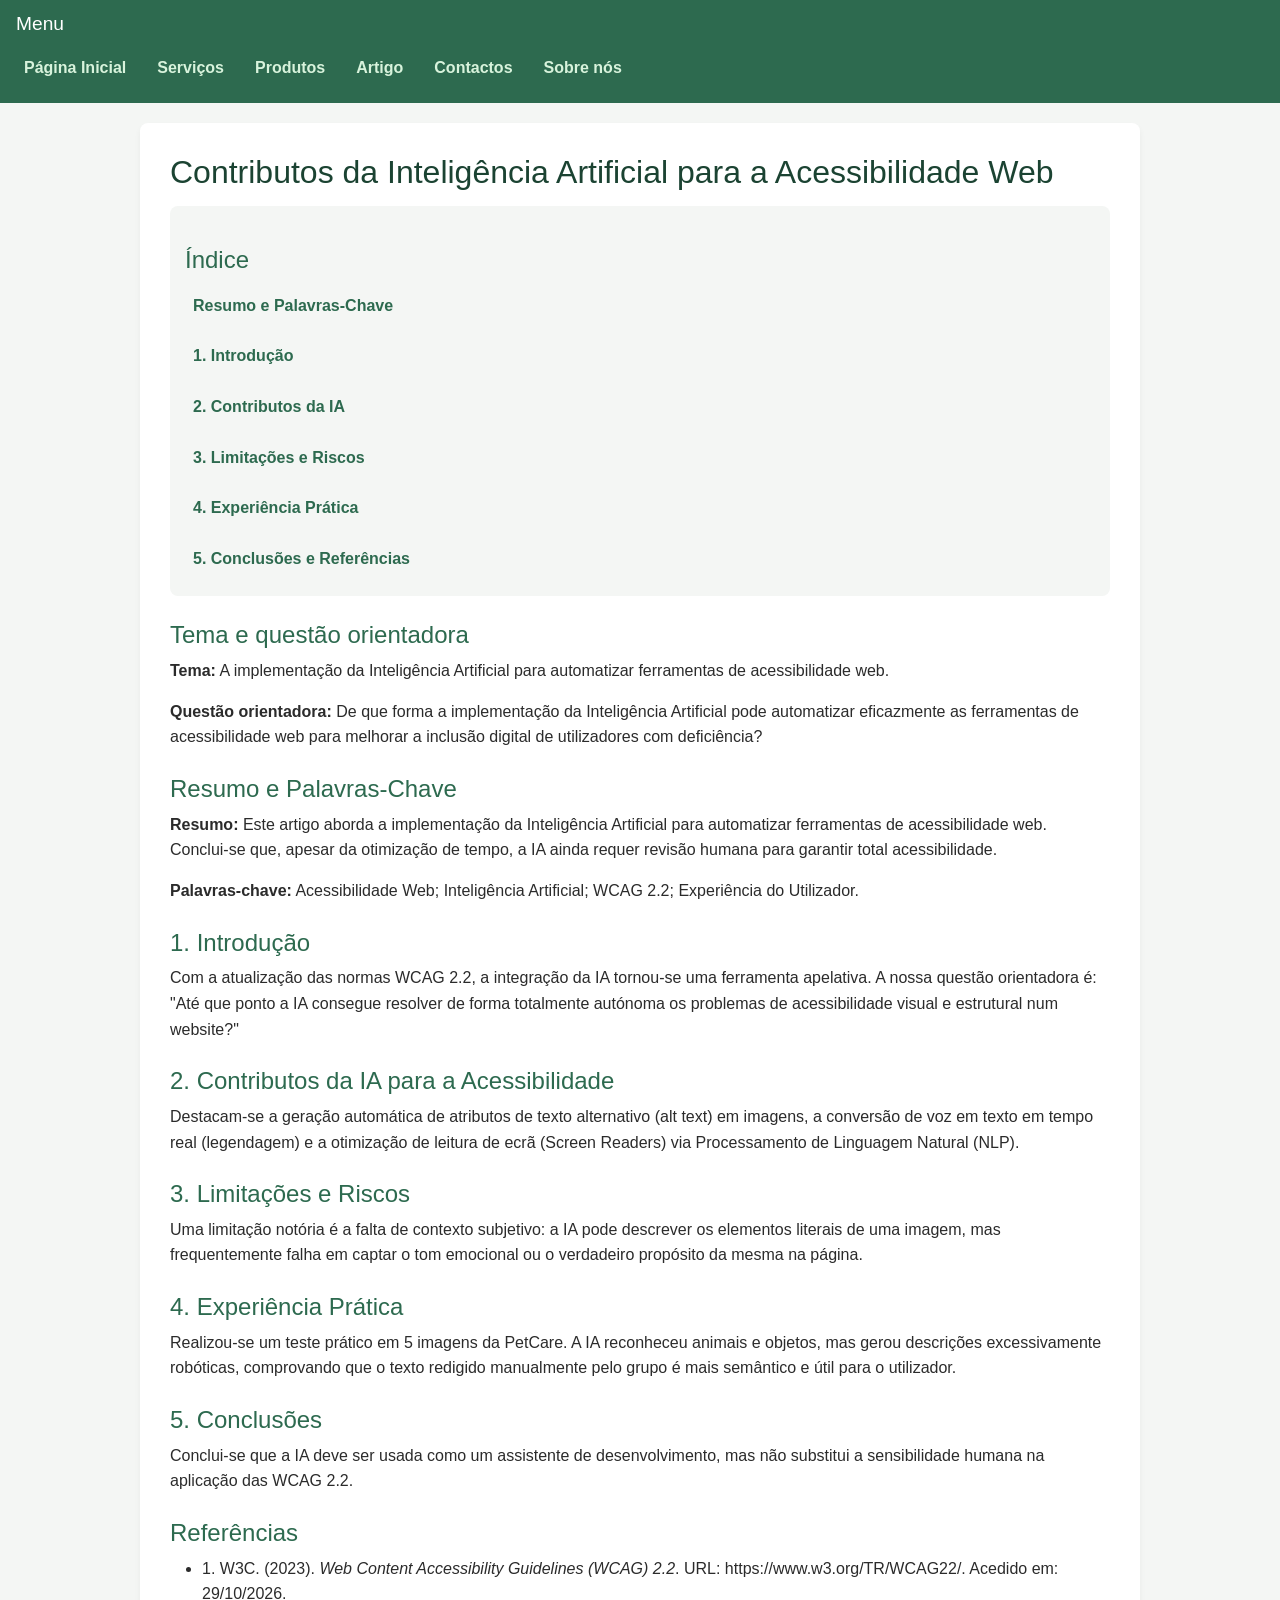
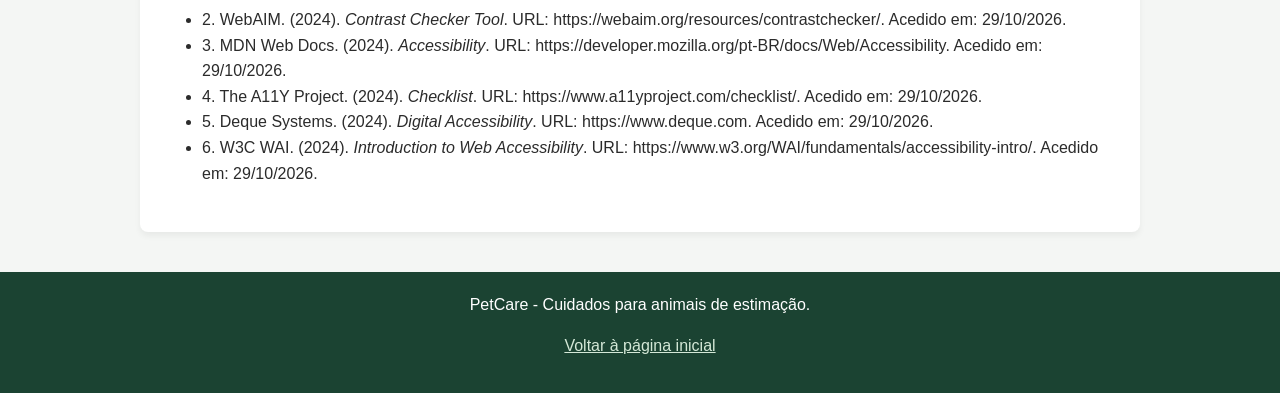
<file: artigo.html>
<!DOCTYPE html>
<html lang="pt-PT">
<head>
    <meta charset="UTF-8">
    <meta name="viewport" content="width=device-width, initial-scale=1.0">
    <title>PetCare - Artigo</title>
    <link href="https://cdn.jsdelivr.net/npm/bootstrap@5.3.3/dist/css/bootstrap.min.css" rel="stylesheet">
    <link rel="stylesheet" href="css/estilo.css">
</head>
<body>
    <header class="navbar navbar-expand-lg">
        <div class="container-fluid">
            <h2>Menu</h2>
            <nav>
                <ul class="navbar-nav flex-row flex-wrap gap-3">
                    <li class="nav-item"><a class="nav-link" href="index.html">Página Inicial</a></li>
                    <li class="nav-item"><a class="nav-link" href="servicos.html">Serviços</a></li>                
                    <li class="nav-item"><a class="nav-link" href="produtos.html">Produtos</a></li>
                    <li class="nav-item"><a class="nav-link" href="artigo.html">Artigo</a></li>                
                    <li class="nav-item"><a class="nav-link" href="contacto.html">Contactos</a></li>
                    <li class="nav-item"><a class="nav-link" href="sobre.html">Sobre nós</a></li>
                </ul>
            </nav>
        </div>
    </header>


    <main>
        <h1>Contributos da Inteligência Artificial para a Acessibilidade Web</h1>
    
        <nav id="indice" style="background-color: #f4f6f4; padding: 15px; border-radius: 8px; margin-bottom: 20px;">
            <h2>Índice</h2>
            <ul>
                <li><a href="#resumo">Resumo e Palavras-Chave</a></li>
                <li><a href="#introducao">1. Introdução</a></li>
                <li><a href="#contributos">2. Contributos da IA</a></li>
                <li><a href="#limitacoes">3. Limitações e Riscos</a></li>
                <li><a href="#pratica">4. Experiência Prática</a></li>
                <li><a href="#conclusao">5. Conclusões e Referências</a></li>
            </ul>
        </nav>

        <section id="Tema e questão orientadora">
            <h2>Tema e questão orientadora</h2>
            <p><strong>Tema:</strong> A implementação da Inteligência Artificial para automatizar ferramentas de acessibilidade web.</p>
            <p><strong>Questão orientadora:</strong> De que forma a implementação da Inteligência Artificial pode automatizar eficazmente as ferramentas de acessibilidade web para melhorar a inclusão digital de utilizadores com deficiência?</p>
        </section>
    
        <section id="resumo">
            <h2>Resumo e Palavras-Chave</h2>
            <p><strong>Resumo:</strong> Este artigo aborda a implementação da Inteligência Artificial para automatizar ferramentas de acessibilidade web. Conclui-se que, apesar da otimização de tempo, a IA ainda requer revisão humana para garantir total acessibilidade.</p>
            <p><strong>Palavras-chave:</strong> Acessibilidade Web; Inteligência Artificial; WCAG 2.2; Experiência do Utilizador.</p>
        </section>
    
        <section id="introducao">
            <h2>1. Introdução</h2>
            <p>Com a atualização das normas WCAG 2.2, a integração da IA tornou-se uma ferramenta apelativa. A nossa questão orientadora é: "Até que ponto a IA consegue resolver de forma totalmente autónoma os problemas de acessibilidade visual e estrutural num website?"</p>
        </section>
    
        <section id="contributos">
            <h2>2. Contributos da IA para a Acessibilidade</h2>
            <p>Destacam-se a geração automática de atributos de texto alternativo (alt text) em imagens, a conversão de voz em texto em tempo real (legendagem) e a otimização de leitura de ecrã (Screen Readers) via Processamento de Linguagem Natural (NLP).</p>
        </section>
    
        <section id="limitacoes">
            <h2>3. Limitações e Riscos</h2>
            <p>Uma limitação notória é a falta de contexto subjetivo: a IA pode descrever os elementos literais de uma imagem, mas frequentemente falha em captar o tom emocional ou o verdadeiro propósito da mesma na página.</p>
        </section>
    
        <section id="pratica">
            <h2>4. Experiência Prática</h2>
            <p>Realizou-se um teste prático em 5 imagens da PetCare. A IA reconheceu animais e objetos, mas gerou descrições excessivamente robóticas, comprovando que o texto redigido manualmente pelo grupo é mais semântico e útil para o utilizador.</p>
        </section>
    
        <section id="conclusao">
            <h2>5. Conclusões</h2>
            <p>Conclui-se que a IA deve ser usada como um assistente de desenvolvimento, mas não substitui a sensibilidade humana na aplicação das WCAG 2.2.</p>
        </section>

        <section id="referencias">
            <h2>Referências</h2>
            <ul>
                <li>1. W3C. (2023). <em>Web Content Accessibility Guidelines (WCAG) 2.2</em>. URL: https://www.w3.org/TR/WCAG22/. Acedido em: 29/10/2026.</li>
                <li>2. WebAIM. (2024). <em>Contrast Checker Tool</em>. URL: https://webaim.org/resources/contrastchecker/. Acedido em: 29/10/2026.</li>
                <li>3. MDN Web Docs. (2024). <em>Accessibility</em>. URL: https://developer.mozilla.org/pt-BR/docs/Web/Accessibility. Acedido em: 29/10/2026.</li>
                <li>4. The A11Y Project. (2024). <em>Checklist</em>. URL: https://www.a11yproject.com/checklist/. Acedido em: 29/10/2026.</li>
                <li>5. Deque Systems. (2024). <em>Digital Accessibility</em>. URL: https://www.deque.com. Acedido em: 29/10/2026.</li>
                <li>6. W3C WAI. (2024). <em>Introduction to Web Accessibility</em>. URL: https://www.w3.org/WAI/fundamentals/accessibility-intro/. Acedido em: 29/10/2026.</li>
            </ul>
        </section>
    </main>

    <footer>
        <p>PetCare - Cuidados para animais de estimação.</p>
        <p><a href="index.html">Voltar à página inicial</a></p>
    </footer>
</body>
</html>
</file>
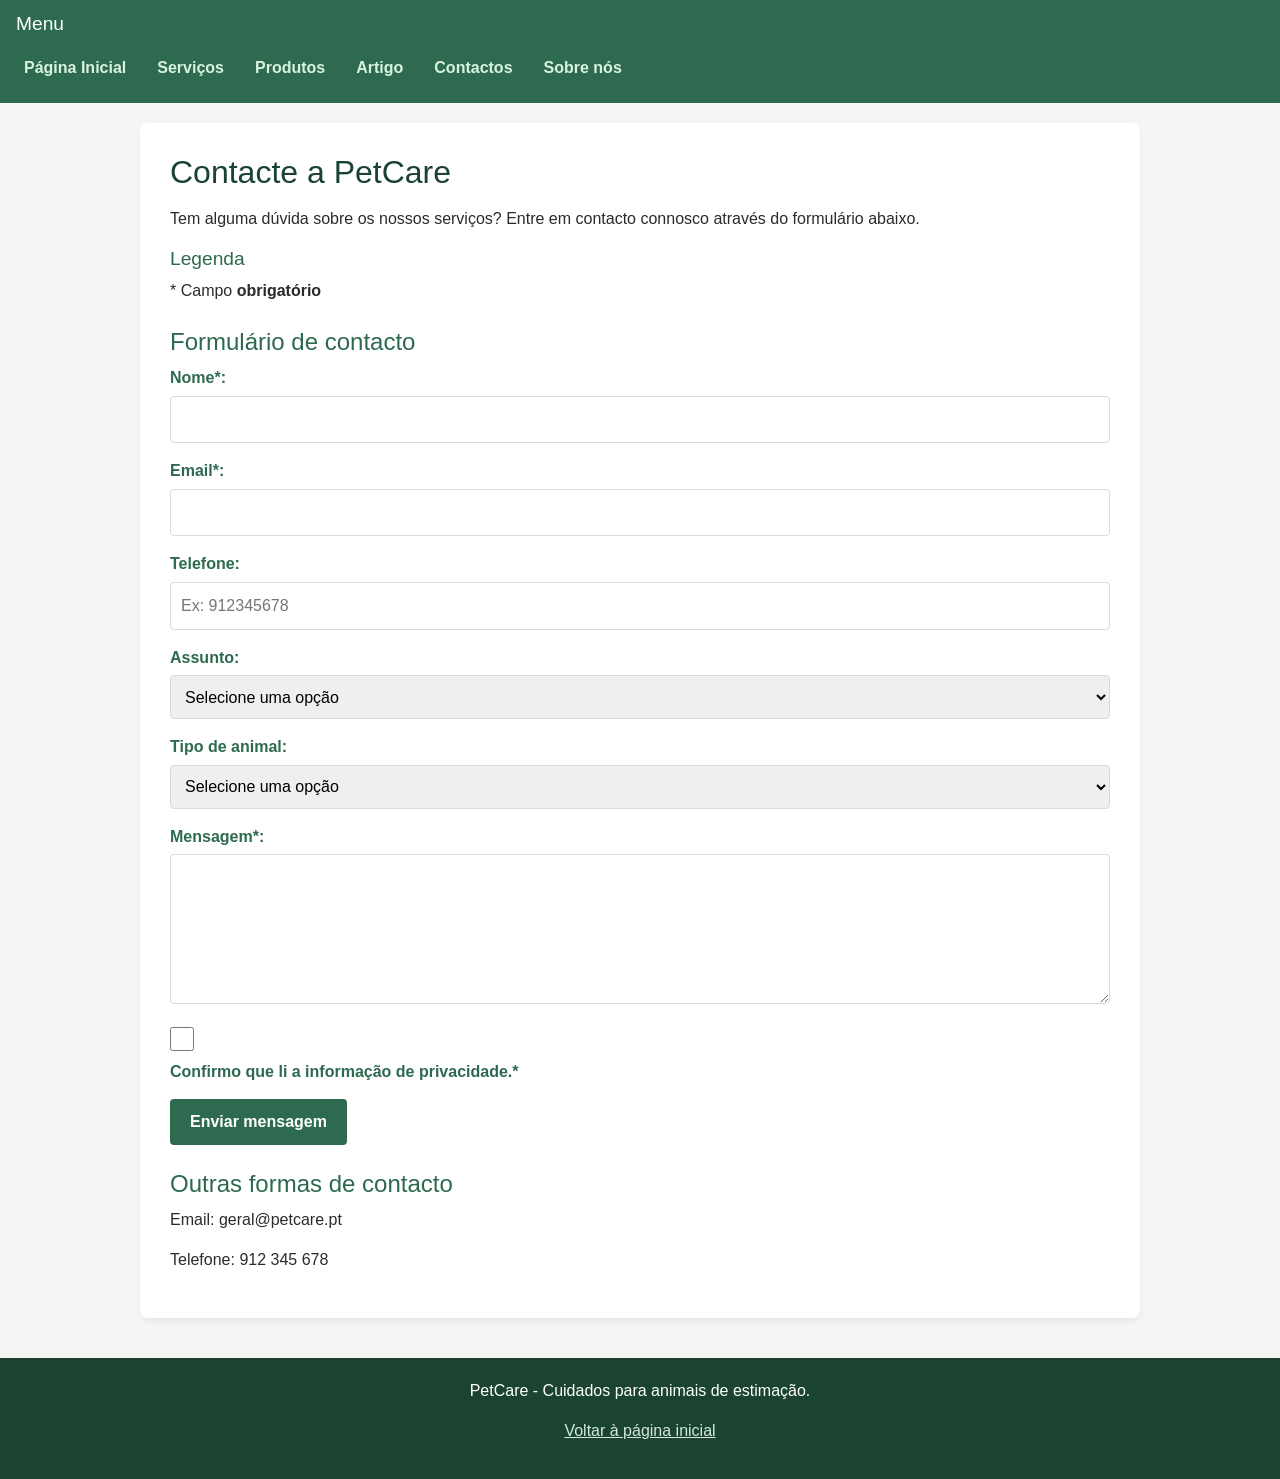
<file: contacto.html>
<!DOCTYPE html>
<html lang="pt-PT">
<head>
    <meta charset="UTF-8">
    <meta name="viewport" content="width=device-width, initial-scale=1.0">
    <title>PetCare - Contactos</title>
    <link href="https://cdn.jsdelivr.net/npm/bootstrap@5.3.3/dist/css/bootstrap.min.css" rel="stylesheet">
    <link rel="stylesheet" href="css/estilo.css">
</head>
<body>
    <header class="navbar navbar-expand-lg">
        <div class="container-fluid">
            <h2>Menu</h2>
            <nav>
                <ul class="navbar-nav flex-row flex-wrap gap-3">
                    <li class="nav-item"><a class="nav-link" href="index.html">Página Inicial</a></li>
                    <li class="nav-item"><a class="nav-link" href="servicos.html">Serviços</a></li>                
                    <li class="nav-item"><a class="nav-link" href="produtos.html">Produtos</a></li>
                    <li class="nav-item"><a class="nav-link" href="artigo.html">Artigo</a></li>                
                    <li class="nav-item"><a class="nav-link" href="contacto.html">Contactos</a></li>
                    <li class="nav-item"><a class="nav-link" href="sobre.html">Sobre nós</a></li>
                </ul>
            </nav>
        </div>
    </header>


    <main>
        <h1>Contacte a PetCare</h1>

        <p>
            Tem alguma dúvida sobre os nossos serviços?
            Entre em contacto connosco através do formulário abaixo.
        </p>

        <section>
            <h3>Legenda</h3>
            <p>* Campo <strong>obrigatório</strong></p>
            
        </section>

        <section>
            <h2>Formulário de contacto</h2>

            <form action="#" method="post">

                <p>
                    <label for="nome">Nome*:</label>
                    <input type="text" id="nome" name="nome"
                           required>
                </p>

                <p>
                    <label for="email">Email*:</label>
                    <input type="email" id="email" name="email"
                           required>
                </p>

                <p>
                    <label for="telefone">Telefone:</label>
                    <input type="tel" id="telefone" name="telefone" pattern="[0-9]{9}" placeholder="Ex: 912345678">
                </p>

                <p>
                    <label for="assunto">Assunto:</label>
                    <select id="assunto" name="assunto" required>
                        <option value="">Selecione uma opção</option>
                        <option value="pet-sitting">Pet sitting</option>
                        <option value="passeios">Passeios de cães</option>
                        <option value="outros">Outros assuntos</option>
                    </select>
                </p>

                <p>
                    <label for="animal">Tipo de animal:</label>
                    <select id="animal" name="animal">
                        <option value="">Selecione uma opção</option>
                        <option value="cao">Cão</option>
                        <option value="gato">Gato</option>
                        <option value="outro">Outro</option>
                    </select>
                </p>

                <p>
                    <label for="mensagem">Mensagem*:</label>
                    <textarea id="mensagem" name="mensagem"
                              rows="5" required></textarea>
                </p>

                <p>
                    <input type="checkbox" id="privacidade"
                           name="privacidade" required>
                    <label for="privacidade">
                        Confirmo que li a informação de privacidade.*
                    </label>
                </p>

                <button type="submit">Enviar mensagem</button>

            </form>
        </section>
        
        
        
        <section>
            <h2>Outras formas de contacto</h2>
            <p>Email: geral@petcare.pt</p>
            <p>Telefone: 912 345 678</p>
        </section>
    </main>

    <footer>
        <p>PetCare - Cuidados para animais de estimação.</p>
        <p><a href="index.html">Voltar à página inicial</a></p>
    </footer>
</body>
</html>
</file>
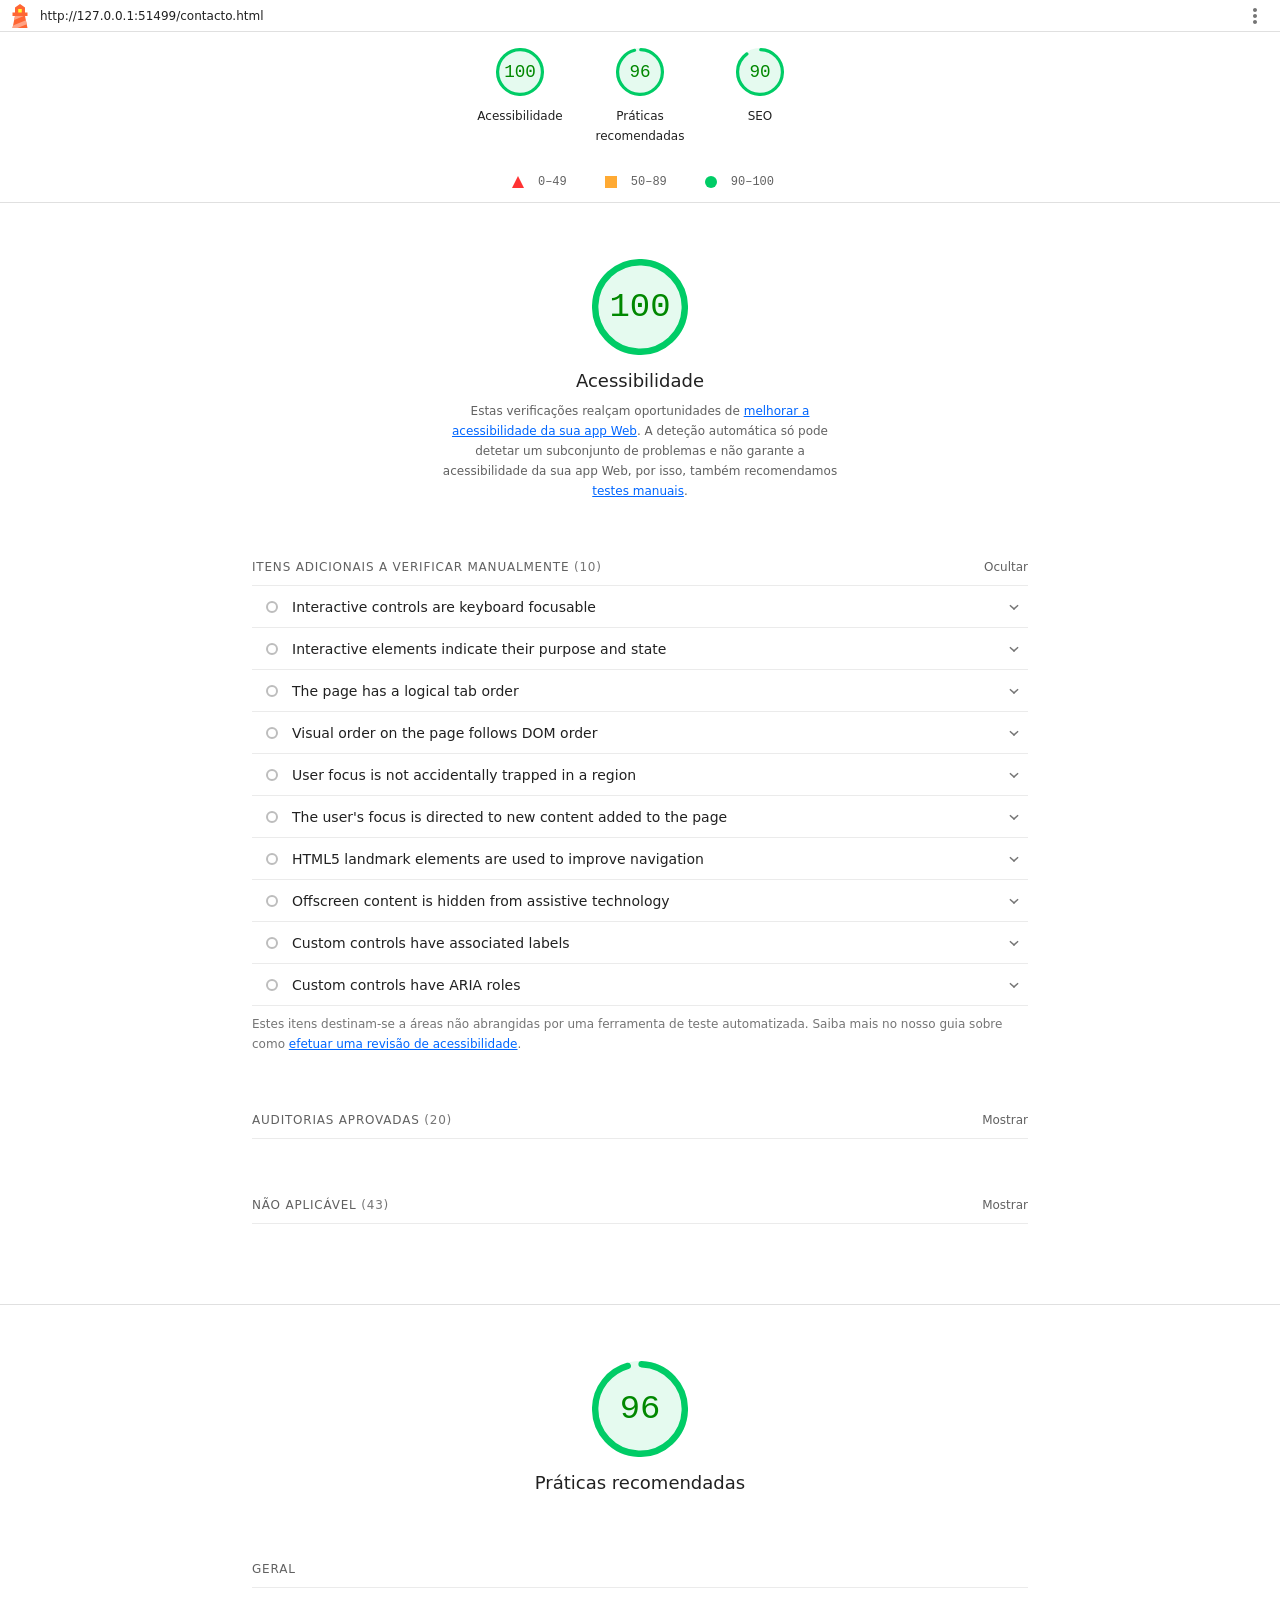
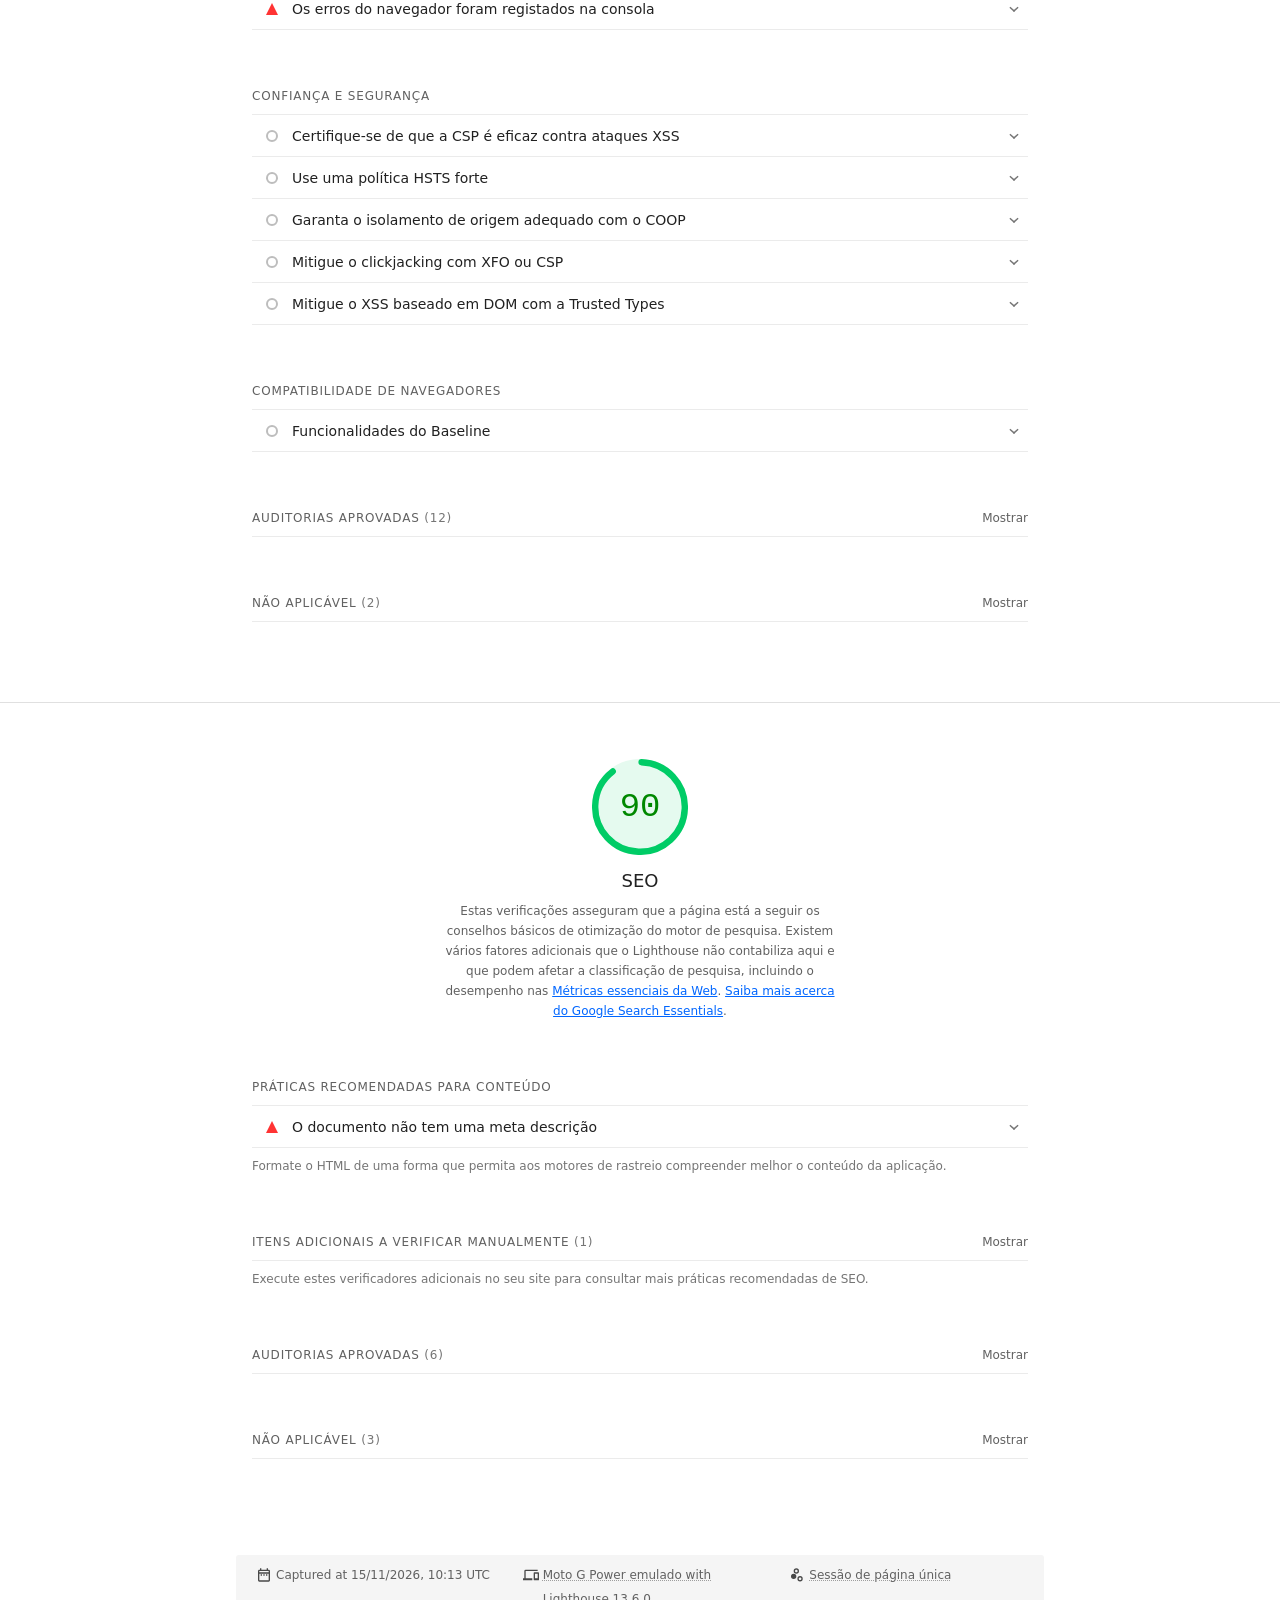
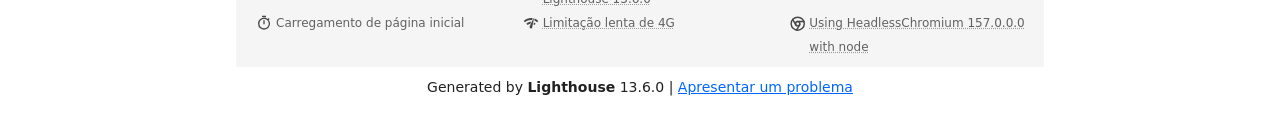
<file: e6-validador/final/contacto-lighthouse.html>
<!--
@license
Copyright 2018 Google LLC
SPDX-License-Identifier: Apache-2.0
-->
<!doctype html>
<html lang="en">
<head>
  <meta charset="utf-8">
  <meta name="viewport" content="width=device-width, initial-scale=1, minimum-scale=1">
  <link rel="icon" href='data:image/svg+xml;utf8,<svg fill="none" xmlns="http://www.w3.org/2000/svg" viewBox="0 0 48 48"><path d="m14 7 10-7 10 7v10h5v7h-5l5 24H9l5-24H9v-7h5V7Z" fill="%23F63"/><path d="M31.561 24H14l-1.689 8.105L31.561 24ZM18.983 48H9l1.022-4.907L35.723 32.27l1.663 7.98L18.983 48Z" fill="%23FFA385"/><path fill="%23FF3" d="M20.5 10h7v7h-7z"/></svg>'>
  <title>Lighthouse Report</title>
  <style>body {margin: 0}</style>
</head>
<body>
  <noscript>Lighthouse report requires JavaScript. Please enable.</noscript>

  <div id="lh-log"></div>

  <script>window.__LIGHTHOUSE_JSON__ = {"lighthouseVersion":"13.6.0","requestedUrl":"http://127.0.0.1:51499/contacto.html","mainDocumentUrl":"http://127.0.0.1:51499/contacto.html","finalDisplayedUrl":"http://127.0.0.1:51499/contacto.html","finalUrl":"http://127.0.0.1:51499/contacto.html","fetchTime":"2026-11-15T10:13:59.716Z","gatherMode":"navigation","runWarnings":[],"userAgent":"Mozilla/5.0 (Windows NT 10.0; Win64; x64) AppleWebKit/537.36 (KHTML, like Gecko) HeadlessChrome/157.0.0.0 Safari/537.36","environment":{"networkUserAgent":"Mozilla/5.0 (Linux; Android 11; moto g power (2022)) AppleWebKit/537.36 (KHTML, like Gecko) Chrome/157.0.0.0 Mobile Safari/537.36","hostUserAgent":"Mozilla/5.0 (Windows NT 10.0; Win64; x64) AppleWebKit/537.36 (KHTML, like Gecko) HeadlessChrome/157.0.0.0 Safari/537.36","benchmarkIndex":1235,"credits":{"axe-core":"4.14.0"}},"audits":{"is-on-https":{"id":"is-on-https","title":"Utiliza HTTPS","description":"Todos os sites devem ser protegidos com HTTPS, mesmo aqueles que não lidam com dados confidenciais. Isto inclui evitar [conteúdo misto](https://developers.google.com/web/fundamentals/security/prevent-mixed-content/what-is-mixed-content), em que alguns recursos são carregados por HTTP apesar de o pedido inicial ser publicado através de HTTPS. O HTTPS evita que os intrusos adulterem ou escutem passivamente as comunicações entre a sua app e os seus utilizadores, e é um pré-requisito para o HTTP/2 e muitas novas APIs de plataformas Web. [Saiba mais acerca do HTTPS](https://developer.chrome.com/docs/lighthouse/pwa/is-on-https/).","score":1,"scoreDisplayMode":"binary","details":{"type":"table","headings":[{"key":"url","valueType":"url","label":"URL inseguro"},{"key":"resolution","valueType":"text","label":"Resolução de pedidos"}],"items":[]}},"redirects-http":{"id":"redirects-http","title":"Redireciona o tráfego HTTP para HTTPS","description":"Certifique-se de que redireciona todo o tráfego HTTP para HTTPS de modo a ativar as funcionalidades Web seguras para todos os seus utilizadores. [Saiba mais](https://developer.chrome.com/docs/lighthouse/pwa/redirects-http/).","score":null,"scoreDisplayMode":"notApplicable"},"errors-in-console":{"id":"errors-in-console","title":"Os erros do navegador foram registados na consola","description":"Os erros registados na consola indicam problemas não resolvidos. Estes podem ser provenientes de falhas de pedidos de rede e outras questões do navegador. [Saiba mais acerca destes erros na auditoria de diagnóstico da consola](https://developer.chrome.com/docs/lighthouse/best-practices/errors-in-console/)","score":0,"scoreDisplayMode":"binary","details":{"type":"table","headings":[{"key":"sourceLocation","valueType":"source-location","label":"Fonte"},{"key":"description","valueType":"code","label":"Descrição"}],"items":[{"source":"network","description":"Failed to load resource: the server responded with a status of 404 (Not Found)","sourceLocation":{"type":"source-location","url":"http://127.0.0.1:51499/favicon.ico","urlProvider":"network","line":0,"column":0}}]}},"image-aspect-ratio":{"id":"image-aspect-ratio","title":"Apresenta imagens com uma proporção correta","description":"As dimensões de apresentação das imagens devem corresponder ao formato natural. [Saiba mais acerca do formato das imagens](https://developer.chrome.com/docs/lighthouse/best-practices/image-aspect-ratio/).","score":1,"scoreDisplayMode":"binary","details":{"type":"table","headings":[{"key":"node","valueType":"node","label":""},{"key":"url","valueType":"url","label":"URL"},{"key":"displayedAspectRatio","valueType":"text","label":"Formato (apresentado)"},{"key":"actualAspectRatio","valueType":"text","label":"Proporção (atual)"}],"items":[]}},"image-size-responsive":{"id":"image-size-responsive","title":"Publica imagens com a resolução adequada","description":"As dimensões naturais da imagem devem ser proporcionais ao tamanho do ecrã e à relação de píxeis para maximizar a nitidez da imagem. [Saiba como disponibilizar imagens dinâmicas](https://web.dev/articles/serve-responsive-images).","score":1,"scoreDisplayMode":"binary","details":{"type":"table","headings":[{"key":"node","valueType":"node","label":""},{"key":"url","valueType":"url","label":"URL"},{"key":"displayedSize","valueType":"text","label":"Tamanho apresentado"},{"key":"actualSize","valueType":"text","label":"Tamanho real"},{"key":"expectedSize","valueType":"text","label":"Tamanho esperado"}],"items":[]}},"deprecations":{"id":"deprecations","title":"Evita APIs descontinuadas","description":"As APIs descontinuadas serão eventualmente removidas do navegador. [Saiba mais acerca das APIs descontinuadas](https://developer.chrome.com/docs/lighthouse/best-practices/deprecations/).","score":1,"scoreDisplayMode":"binary","details":{"type":"table","headings":[{"key":"value","valueType":"text","label":"Descontinuação/aviso"},{"key":"source","valueType":"source-location","label":"Fonte"}],"items":[]}},"third-party-cookies":{"id":"third-party-cookies","title":"Evita cookies de terceiros","description":"Os cookies de terceiros podem ser bloqueados em alguns contextos. [Saiba mais sobre a preparação para as restrições de cookies de terceiros](https://privacysandbox.google.com/cookies/prepare/overview).","score":1,"scoreDisplayMode":"binary","details":{"type":"table","headings":[{"key":"name","valueType":"text","label":"Nome"},{"key":"url","valueType":"url","label":"URL"}],"items":[]}},"valid-source-maps":{"id":"valid-source-maps","title":"A página possui mapas de origem válidos","description":"Os mapas de origem convertem o código reduzido no código-fonte original. Isto ajuda os programadores a depurar durante a produção. Além disso, o Lighthouse pode dar mais informações. Considere implementar mapas de origem para tirar partido destas vantagens. [Saiba mais acerca dos mapas de origem](https://developer.chrome.com/docs/devtools/javascript/source-maps/).","score":1,"scoreDisplayMode":"binary","details":{"type":"table","headings":[{"key":"scriptUrl","valueType":"url","subItemsHeading":{"key":"error"},"label":"URL"},{"key":"sourceMapUrl","valueType":"url","label":"URL do mapa"}],"items":[{"scriptUrl":"http://127.0.0.1:51499/vendor/bootstrap-5.3.9/bootstrap.bundle.min.js","sourceMapUrl":"http://127.0.0.1:51499/vendor/bootstrap-5.3.9/bootstrap.bundle.min.js.map","subItems":{"type":"subitems","items":[{"error":"Error: Failed fetching source map (404)"}]}}]}},"csp-xss":{"id":"csp-xss","title":"Certifique-se de que a CSP é eficaz contra ataques XSS","description":"Uma Política de Segurança de Conteúdos (CSP) forte reduz significativamente o risco de ataques de cross-site scripting (XSS). [Saiba como usar uma CSP para evitar XSS](https://developer.chrome.com/docs/lighthouse/best-practices/csp-xss/)","score":1,"scoreDisplayMode":"informative","details":{"type":"table","headings":[{"key":"description","valueType":"text","subItemsHeading":{"key":"description"},"label":"Descrição"},{"key":"directive","valueType":"code","subItemsHeading":{"key":"directive"},"label":"Diretiva"},{"key":"severity","valueType":"text","subItemsHeading":{"key":"severity"},"label":"Gravidade"}],"items":[{"severity":"Alto","description":"Não foi encontrada nenhuma CSP no modo de aplicação."}]}},"has-hsts":{"id":"has-hsts","title":"Use uma política HSTS forte","description":"A implementação do cabeçalho HSTS reduz significativamente o risco de alteração das ligações HTTP para versões inferiores e de ataques de escutas. Recomenda-se uma implementação por fases, começando com uma diretiva max-age baixa. [Saiba mais sobre a utilização de uma política HSTS forte.](https://developer.chrome.com/docs/lighthouse/best-practices/has-hsts)","score":1,"scoreDisplayMode":"informative","details":{"type":"table","headings":[{"key":"description","valueType":"text","subItemsHeading":{"key":"description"},"label":"Descrição"},{"key":"directive","valueType":"code","subItemsHeading":{"key":"directive"},"label":"Diretiva"},{"key":"severity","valueType":"text","subItemsHeading":{"key":"severity"},"label":"Gravidade"}],"items":[{"severity":"Alto","description":"Não foi encontrado nenhum cabeçalho HSTS"}]}},"origin-isolation":{"id":"origin-isolation","title":"Garanta o isolamento de origem adequado com o COOP","description":"A política Cross-Origin-Opener-Policy (COOP) pode ser usada para isolar a janela de nível superior de outros documentos, como pop-ups. [Saiba mais sobre a implementação do cabeçalho COOP.](https://web.dev/articles/why-coop-coep#coop)","score":1,"scoreDisplayMode":"informative","details":{"type":"table","headings":[{"key":"description","valueType":"text","subItemsHeading":{"key":"description"},"label":"Descrição"},{"key":"directive","valueType":"code","subItemsHeading":{"key":"directive"},"label":"Diretiva"},{"key":"severity","valueType":"text","subItemsHeading":{"key":"severity"},"label":"Gravidade"}],"items":[{"description":"Não foi encontrado nenhum cabeçalho COOP","severity":"Alto"}]}},"clickjacking-mitigation":{"id":"clickjacking-mitigation","title":"Mitigue o clickjacking com XFO ou CSP","description":"O cabeçalho `X-Frame-Options` (XFO) ou a diretiva `frame-ancestors` no cabeçalho `Content-Security-Policy` (CSP) controlam onde uma página pode ser incorporada. Estes podem mitigar ataques de clickjacking bloqueando a capacidade de alguns ou todos os sites incorporarem a página. [Saiba como mitigar o clickjacking](https://developer.chrome.com/docs/lighthouse/best-practices/clickjacking-mitigation).","score":1,"scoreDisplayMode":"informative","details":{"type":"table","headings":[{"key":"description","valueType":"text","subItemsHeading":{"key":"description"},"label":"Descrição"},{"key":"severity","valueType":"text","subItemsHeading":{"key":"severity"},"label":"Gravidade"}],"items":[{"severity":"Alto","description":"Não foi encontrada nenhuma política de controlo de frames"}]}},"trusted-types-xss":{"id":"trusted-types-xss","title":"Mitigue o XSS baseado em DOM com a Trusted Types","description":"A diretiva `require-trusted-types-for` no cabeçalho `Content-Security-Policy` (CSP) indica aos agentes do utilizador que controlem os dados transmitidos para as funções de sink DOM XSS. [Saiba como mitigar o XSS baseado no DOM com a Trusted Types](https://developer.chrome.com/docs/lighthouse/best-practices/trusted-types-xss).","score":1,"scoreDisplayMode":"informative","details":{"type":"table","headings":[{"key":"description","valueType":"text","subItemsHeading":{"key":"description"},"label":"Descrição"},{"key":"severity","valueType":"text","subItemsHeading":{"key":"severity"},"label":"Gravidade"}],"items":[{"severity":"Alto","description":"Não foi encontrado nenhum cabeçalho `Content-Security-Policy` com a diretiva Trusted Types"}]}},"accesskeys":{"id":"accesskeys","title":"Os valores `[accesskey]` são exclusivos","description":"As chaves de acesso permitem que os utilizadores se concentrem rapidamente numa parte da página. Para uma navegação adequada, cada token de acesso tem de ser exclusiva. [Saiba mais acerca das chaves de acesso](https://dequeuniversity.com/rules/axe/4.13/accesskeys).","score":null,"scoreDisplayMode":"notApplicable"},"aria-allowed-attr":{"id":"aria-allowed-attr","title":"Os atributos `[aria-*]` correspondem às respetivas funções","description":"Cada ARIA `role` suporta um subconjunto específico de atributos `aria-*`. A não correspondência destes invalida os atributos `aria-*`. [Saiba como corresponder os atributos ARIA às respetivas funções](https://dequeuniversity.com/rules/axe/4.13/aria-allowed-attr).","score":1,"scoreDisplayMode":"binary","details":{"type":"table","headings":[{"key":"node","valueType":"node","subItemsHeading":{"key":"relatedNode","valueType":"node"},"label":"Elementos reprovados"}],"items":[]}},"aria-allowed-role":{"id":"aria-allowed-role","title":"Usa funções ARIA apenas em elementos compatíveis","description":"Muitos elementos HTML só podem ser atribuídos a determinadas funções ARIA. A utilização de funções ARIA nas quais não são permitidos pode interferir com a acessibilidade da página Web. [Saiba mais sobre as funções ARIA](https://dequeuniversity.com/rules/axe/4.13/aria-allowed-role).","score":null,"scoreDisplayMode":"notApplicable"},"aria-command-name":{"id":"aria-command-name","title":"Os elementos `button`, `link` e `menuitem` têm nomes acessíveis","description":"Quando um elemento não tem um nome acessível, os leitores de ecrã anunciam-no com um nome genérico, tornando-o inutilizável para os utilizadores que dependem de leitores de ecrã. [Saiba como tornar os elementos de comandos mais acessíveis](https://dequeuniversity.com/rules/axe/4.13/aria-command-name).","score":null,"scoreDisplayMode":"notApplicable"},"aria-conditional-attr":{"id":"aria-conditional-attr","title":"Os atributos ARIA são usados conforme especificado para a função do elemento","description":"Alguns atributos ARIA só são permitidos num elemento em determinadas condições. [Saiba mais acerca dos atributos ARIA condicionais](https://dequeuniversity.com/rules/axe/4.13/aria-conditional-attr).","score":1,"scoreDisplayMode":"binary","details":{"type":"table","headings":[{"key":"node","valueType":"node","subItemsHeading":{"key":"relatedNode","valueType":"node"},"label":"Elementos reprovados"}],"items":[]}},"aria-deprecated-role":{"id":"aria-deprecated-role","title":"As funções ARIA descontinuadas não foram usadas","description":"As funções ARIA descontinuadas podem não ser processadas corretamente pela tecnologia de assistência. [Saiba mais acerca das funções ARIA descontinuadas](https://dequeuniversity.com/rules/axe/4.13/aria-deprecated-role).","score":null,"scoreDisplayMode":"notApplicable"},"aria-dialog-name":{"id":"aria-dialog-name","title":"Os elementos com `role=\"dialog\"` ou `role=\"alertdialog\"` têm nomes acessíveis.","description":"Os elementos da caixa de diálogo ARIA sem nomes acessíveis podem impedir os utilizadores de leitores de ecrã de perceberem a finalidade destes elementos. [Saiba como tornar os elementos da caixa de diálogo ARIA mais acessíveis](https://dequeuniversity.com/rules/axe/4.13/aria-dialog-name).","score":null,"scoreDisplayMode":"notApplicable"},"aria-hidden-body":{"id":"aria-hidden-body","title":"`[aria-hidden=\"true\"]` não está presente no `\u003cbody>` do documento","description":"As tecnologias de assistência, que incluem os leitores de ecrã, funcionam de forma inconsistente quando `aria-hidden=\"true\"` está definido no `\u003cbody>` do documento. [Saiba como o `aria-hidden` afeta o corpo do documento](https://dequeuniversity.com/rules/axe/4.13/aria-hidden-body).","score":1,"scoreDisplayMode":"binary","details":{"type":"table","headings":[{"key":"node","valueType":"node","subItemsHeading":{"key":"relatedNode","valueType":"node"},"label":"Elementos reprovados"}],"items":[]}},"aria-hidden-focus":{"id":"aria-hidden-focus","title":"Os elementos `[aria-hidden=\"true\"]` não contêm descendentes focáveis","description":"Os descendentes focalizáveis de um elemento `[aria-hidden=\"true\"]` impedem que esses elementos interativos fiquem disponíveis para os utilizadores de tecnologias de assistência, como leitores de ecrã. [Saiba como o atributo `aria-hidden` afeta os elementos focalizáveis](https://dequeuniversity.com/rules/axe/4.13/aria-hidden-focus).","score":1,"scoreDisplayMode":"binary","details":{"type":"table","headings":[{"key":"node","valueType":"node","subItemsHeading":{"key":"relatedNode","valueType":"node"},"label":"Elementos reprovados"}],"items":[]}},"aria-input-field-name":{"id":"aria-input-field-name","title":"Os campos de entrada ARIA têm nomes acessíveis","description":"Quando um campo de entrada não tem um nome acessível, os leitores de ecrã anunciam-no com um nome genérico, tornando-o inutilizável para os utilizadores que dependem de leitores de ecrã. [Saiba mais acerca das etiquetas de campos de entrada](https://dequeuniversity.com/rules/axe/4.13/aria-input-field-name).","score":null,"scoreDisplayMode":"notApplicable"},"aria-meter-name":{"id":"aria-meter-name","title":"Os elementos `meter` ARIA têm nomes acessíveis","description":"Quando um elemento de contador não tem um nome acessível, os leitores de ecrã anunciam-no com um nome genérico, tornando-o inutilizável para os utilizadores que dependem de leitores de ecrã. [Saiba como atribuir um nome a elementos `meter`](https://dequeuniversity.com/rules/axe/4.13/aria-meter-name).","score":null,"scoreDisplayMode":"notApplicable"},"aria-progressbar-name":{"id":"aria-progressbar-name","title":"Os elementos `progressbar` ARIA têm nomes acessíveis","description":"Quando um elemento `progressbar` não tem um nome acessível, os leitores de ecrã anunciam-no com um nome genérico, tornando-o inutilizável para os utilizadores que dependem de leitores de ecrã. [Saiba como etiquetar elementos `progressbar`](https://dequeuniversity.com/rules/axe/4.13/aria-progressbar-name).","score":null,"scoreDisplayMode":"notApplicable"},"aria-prohibited-attr":{"id":"aria-prohibited-attr","title":"Os elementos usam apenas atributos ARIA permitidos","description":"A utilização de atributos ARIA em funções onde são proibidos pode significar que informações importantes não são comunicadas aos utilizadores de tecnologias de assistência. [Saiba mais sobre as funções ARIA proibidas](https://dequeuniversity.com/rules/axe/4.13/aria-prohibited-attr).","score":1,"scoreDisplayMode":"binary","details":{"type":"table","headings":[{"key":"node","valueType":"node","subItemsHeading":{"key":"relatedNode","valueType":"node"},"label":"Elementos reprovados"}],"items":[]}},"aria-required-attr":{"id":"aria-required-attr","title":"Os `[role]`s têm todos os atributos `[aria-*]` obrigatórios","description":"Algumas funções ARIA têm atributos obrigatórios que descrevem o estado do elemento para os leitores de ecrã. [Saiba mais acerca das funções e dos atributos obrigatórios](https://dequeuniversity.com/rules/axe/4.13/aria-required-attr).","score":null,"scoreDisplayMode":"notApplicable"},"aria-required-children":{"id":"aria-required-children","title":"Os elementos com um `[role]` ARIA que requerem que os elementos secundários contenham um `[role]` específico têm todos os elementos secundários requeridos.","description":"Algumas funções superiores ARIA têm de conter funções secundárias específicas para desempenhar as respetivas funções de acessibilidade previstas. [Saiba mais acerca das funções e dos elementos secundários obrigatórios](https://dequeuniversity.com/rules/axe/4.13/aria-required-children).","score":null,"scoreDisplayMode":"notApplicable"},"aria-required-parent":{"id":"aria-required-parent","title":"Os `[role]`s são contidos pelo respetivo elemento superior obrigatório","description":"Algumas funções secundárias ARIA têm de ser contidas por funções superiores específicas para desempenharem adequadamente as respetivas funções de acessibilidade previstas. [Saiba mais acerca das funções ARIA e do elemento superior necessário](https://dequeuniversity.com/rules/axe/4.13/aria-required-parent).","score":null,"scoreDisplayMode":"notApplicable"},"aria-roles":{"id":"aria-roles","title":"Os valores `[role]` são válidos","description":"As funções ARIA têm de possuir valores válidos para desempenhar as funções de acessibilidade previstas. [Saiba mais acerca das funções ARIA válidas](https://dequeuniversity.com/rules/axe/4.13/aria-roles).","score":null,"scoreDisplayMode":"notApplicable"},"aria-text":{"id":"aria-text","title":"Os elementos com o atributo `role=text` não têm descendentes focalizáveis.","description":"Adicionar `role=text` à volta de um nó de texto dividido por marcação permite que o VoiceOver o trate como uma expressão, mas os descendentes focalizáveis do elemento não são anunciados. [Saiba mais acerca do atributo `role=text`](https://dequeuniversity.com/rules/axe/4.13/aria-text).","score":null,"scoreDisplayMode":"notApplicable"},"aria-toggle-field-name":{"id":"aria-toggle-field-name","title":"Os campos ativar/desativar ARIA têm nomes acessíveis","description":"Quando um campo ativar/desativar não tem um nome acessível, os leitores de ecrã anunciam-no com um nome genérico, tornando-o inutilizável para os utilizadores que dependem de leitores de ecrã. [Saiba mais acerca dos campos ativar/desativar](https://dequeuniversity.com/rules/axe/4.13/aria-toggle-field-name).","score":null,"scoreDisplayMode":"notApplicable"},"aria-tooltip-name":{"id":"aria-tooltip-name","title":"Os elementos `tooltip` ARIA têm nomes acessíveis","description":"Quando um elemento de sugestão não tem um nome acessível, os leitores de ecrã anunciam-no com um nome genérico, tornando-o inutilizável para os utilizadores que dependem de leitores de ecrã. [Saiba como atribuir um nome a elementos `tooltip`](https://dequeuniversity.com/rules/axe/4.13/aria-tooltip-name).","score":null,"scoreDisplayMode":"notApplicable"},"aria-treeitem-name":{"id":"aria-treeitem-name","title":"Os elementos `treeitem` ARIA têm nomes acessíveis","description":"Quando um elemento `treeitem` não tem um nome acessível, os leitores de ecrã anunciam-no com um nome genérico, tornando-o inutilizável para os utilizadores que dependem de leitores de ecrã. [Saiba mais acerca da etiquetagem de elementos `treeitem`](https://dequeuniversity.com/rules/axe/4.13/aria-treeitem-name).","score":null,"scoreDisplayMode":"notApplicable"},"aria-valid-attr-value":{"id":"aria-valid-attr-value","title":"Os atributos `[aria-*]` têm valores válidos","description":"As tecnologias de assistência, que incluem os leitores de ecrã, não conseguem interpretar atributos ARIA com valores inválidos. [Saiba mais acerca dos valores válidos para os atributos ARIA](https://dequeuniversity.com/rules/axe/4.13/aria-valid-attr-value).","score":1,"scoreDisplayMode":"binary","details":{"type":"table","headings":[{"key":"node","valueType":"node","subItemsHeading":{"key":"relatedNode","valueType":"node"},"label":"Elementos reprovados"}],"items":[]}},"aria-valid-attr":{"id":"aria-valid-attr","title":"Os atributos `[aria-*]` são válidos e não têm erros ortográficos","description":"As tecnologias de assistência, que incluem os leitores de ecrã, não conseguem interpretar atributos ARIA com nomes inválidos. [Saiba mais acerca dos atributos ARIA válidos](https://dequeuniversity.com/rules/axe/4.13/aria-valid-attr).","score":1,"scoreDisplayMode":"binary","details":{"type":"table","headings":[{"key":"node","valueType":"node","subItemsHeading":{"key":"relatedNode","valueType":"node"},"label":"Elementos reprovados"}],"items":[]}},"button-name":{"id":"button-name","title":"Os botões têm um nome acessível","description":"Quando um botão não tem um nome acessível, os leitores de ecrã anunciam-no como \"botão\", tornando-o inutilizável para os utilizadores que dependem de leitores de ecrã. [Saiba como tornar os botões mais acessíveis](https://dequeuniversity.com/rules/axe/4.13/button-name).","score":1,"scoreDisplayMode":"binary","details":{"type":"table","headings":[{"key":"node","valueType":"node","subItemsHeading":{"key":"relatedNode","valueType":"node"},"label":"Elementos reprovados"}],"items":[]}},"bypass":{"id":"bypass","title":"A página contém um título, um link para ignorar ou uma região de ponto de referência","description":"Adicionar formas de ignorar conteúdo repetitivo permite que os utilizadores com teclado naveguem na página de forma mais eficiente. [Saiba mais acerca dos blocos para ignorar](https://dequeuniversity.com/rules/axe/4.13/bypass).","score":null,"scoreDisplayMode":"notApplicable"},"color-contrast":{"id":"color-contrast","title":"As cores de segundo plano e de primeiro plano têm uma relação de contraste suficiente","description":"O texto de baixo contraste é difícil ou impossível de ler para muitos utilizadores. [Saiba como criar um contraste de cor suficiente](https://dequeuniversity.com/rules/axe/4.13/color-contrast).","score":1,"scoreDisplayMode":"binary","details":{"type":"table","headings":[{"key":"node","valueType":"node","subItemsHeading":{"key":"relatedNode","valueType":"node"},"label":"Elementos reprovados"}],"items":[]}},"definition-list":{"id":"definition-list","title":"Os `\u003cdl>`s contêm apenas grupos de `\u003cdt>` e `\u003cdd>` devidamente ordenados e elementos `\u003cscript>`, `\u003ctemplate>` ou `\u003cdiv>`.","description":"Quando as listas de definição não estão devidamente marcadas, os leitores de ecrã podem produzir um resultado confuso ou impreciso. [Saiba como estruturar corretamente listas de definições](https://dequeuniversity.com/rules/axe/4.13/definition-list).","score":null,"scoreDisplayMode":"notApplicable"},"dlitem":{"id":"dlitem","title":"Os itens de lista de definição estão unidos em elementos `\u003cdl>`","description":"Os itens de lista de definição (`\u003cdt>` e `\u003cdd>`) têm de estar unidos num elemento `\u003cdl>` superior de modo a garantir que os leitores de ecrã os possam anunciar adequadamente. [Saiba como estruturar corretamente listas de definições](https://dequeuniversity.com/rules/axe/4.13/dlitem).","score":null,"scoreDisplayMode":"notApplicable"},"document-title":{"id":"document-title","title":"O documento tem um elemento `\u003ctitle>`","description":"O título proporciona aos utilizadores de leitores de ecrã uma vista geral da página, sendo que os utilizadores de motores de pesquisa dependem dele para determinar se uma página é relevante para a respetiva pesquisa. [Saiba mais acerca dos títulos de documentos](https://dequeuniversity.com/rules/axe/4.13/document-title).","score":1,"scoreDisplayMode":"binary","details":{"type":"table","headings":[{"key":"node","valueType":"node","subItemsHeading":{"key":"relatedNode","valueType":"node"},"label":"Elementos reprovados"}],"items":[]}},"duplicate-id-aria":{"id":"duplicate-id-aria","title":"Os IDs ARIA são exclusivos","description":"O valor de um ID ARIA tem de ser exclusivo para evitar que outras instâncias sejam ignoradas pelas tecnologias de assistência. [Saiba como corrigir IDs ARIA duplicados](https://dequeuniversity.com/rules/axe/4.13/duplicate-id-aria).","score":null,"scoreDisplayMode":"notApplicable"},"empty-heading":{"id":"empty-heading","title":"Todos os elementos de título têm conteúdo.","description":"Um título sem conteúdo ou com texto inacessível impede os utilizadores de leitores de ecrã de acederem a informações sobre a estrutura da página. [Saiba mais acerca dos títulos](https://dequeuniversity.com/rules/axe/4.13/empty-heading).","score":null,"scoreDisplayMode":"notApplicable"},"form-field-multiple-labels":{"id":"form-field-multiple-labels","title":"Nenhum campo do formulário contém várias etiquetas","description":"Os campos de formulários com várias etiquetas podem ser anunciados de forma confusa por tecnologias de assistência, como leitores de ecrã que usam a primeira, a última ou todas as etiquetas. [Saiba como usar etiquetas de formulários](https://dequeuniversity.com/rules/axe/4.13/form-field-multiple-labels).","score":null,"scoreDisplayMode":"notApplicable"},"frame-title":{"id":"frame-title","title":"Os elementos `\u003cframe>` ou `\u003ciframe>` têm um título","description":"Os utilizadores com leitores de ecrã dependem dos títulos de frames para descrever o conteúdo dos frames. [Saiba mais acerca dos títulos de frames](https://dequeuniversity.com/rules/axe/4.13/frame-title).","score":null,"scoreDisplayMode":"notApplicable"},"heading-order":{"id":"heading-order","title":"Os elementos do título encontram-se numa ordem sequencialmente decrescente","description":"Os títulos devidamente ordenados que não ignoram níveis transmitem a estrutura semântica da página, facilitando a navegação e a compreensão ao usar tecnologias de assistência. [Saiba mais acerca da ordem dos títulos](https://dequeuniversity.com/rules/axe/4.13/heading-order).","score":1,"scoreDisplayMode":"binary","details":{"type":"table","headings":[{"key":"node","valueType":"node","subItemsHeading":{"key":"relatedNode","valueType":"node"},"label":"Elementos reprovados"}],"items":[]}},"html-has-lang":{"id":"html-has-lang","title":"O elemento `\u003chtml>` tem um atributo `[lang]`","description":"Se uma página não especificar um atributo `lang`, um leitor de ecrã parte do princípio de que a página está no idioma predefinido que o utilizador escolheu quando configurou o leitor de ecrã. Se a página não estiver realmente no idioma predefinido, o leitor de ecrã pode não anunciar corretamente o texto da página. [Saiba mais acerca do atributo `lang`](https://dequeuniversity.com/rules/axe/4.13/html-has-lang).","score":1,"scoreDisplayMode":"binary","details":{"type":"table","headings":[{"key":"node","valueType":"node","subItemsHeading":{"key":"relatedNode","valueType":"node"},"label":"Elementos reprovados"}],"items":[]}},"html-lang-valid":{"id":"html-lang-valid","title":"O elemento `\u003chtml>` tem um valor válido para o respetivo atributo `[lang]`","description":"Especificar um [idioma BCP 47](https://www.w3.org/International/questions/qa-choosing-language-tags#question) válido ajuda os leitores de ecrã a anunciar texto adequadamente. [Saiba como usar o atributo `lang`](https://dequeuniversity.com/rules/axe/4.13/html-lang-valid).","score":1,"scoreDisplayMode":"binary","details":{"type":"table","headings":[{"key":"node","valueType":"node","subItemsHeading":{"key":"relatedNode","valueType":"node"},"label":"Elementos reprovados"}],"items":[]}},"html-xml-lang-mismatch":{"id":"html-xml-lang-mismatch","title":"O elemento `\u003chtml>` tem um atributo `[xml:lang]` com o mesmo idioma base que o atributo `[lang]`.","description":"Se a página Web não especificar um idioma consistente, o leitor de ecrã pode não anunciar o texto da página corretamente. [Saiba mais acerca do atributo `lang`](https://dequeuniversity.com/rules/axe/4.13/html-xml-lang-mismatch).","score":null,"scoreDisplayMode":"notApplicable"},"identical-links-same-purpose":{"id":"identical-links-same-purpose","title":"Os links idênticos têm a mesma finalidade.","description":"Os links com o mesmo destino devem ter a mesma descrição para ajudar os utilizadores a compreenderem o objetivo do link e decidirem se o devem seguir. [Saiba mais acerca dos links idênticos](https://dequeuniversity.com/rules/axe/4.13/identical-links-same-purpose).","score":null,"scoreDisplayMode":"notApplicable"},"image-alt":{"id":"image-alt","title":"Os elementos de imagem têm atributos `[alt]`","description":"Os elementos informativos devem procurar incluir texto curto, descritivo e alternativo. Os elementos decorativos podem ser ignorados com um atributo alternativo vazio. [Saiba mais acerca do atributo `alt`](https://dequeuniversity.com/rules/axe/4.13/image-alt).","score":null,"scoreDisplayMode":"notApplicable"},"image-redundant-alt":{"id":"image-redundant-alt","title":"Os elementos de imagem não têm atributos `[alt]` que são texto redundante.","description":"Os elementos informativos devem procurar incluir texto curto, descritivo e alternativo. O texto alternativo, que é exatamente igual ao texto adjacente ao link ou à imagem, é potencialmente confuso para os utilizadores de leitores de ecrã, uma vez que o texto é lido duas vezes. [Saiba mais acerca do atributo `alt`](https://dequeuniversity.com/rules/axe/4.13/image-redundant-alt).","score":null,"scoreDisplayMode":"notApplicable"},"input-button-name":{"id":"input-button-name","title":"Os botões de entrada têm texto percetível.","description":"Adicionar texto percetível e acessível aos botões de entrada pode ajudar os utilizadores de leitores de ecrã a compreender a finalidade do botão de entrada. [Saiba mais acerca dos botões de entrada](https://dequeuniversity.com/rules/axe/4.13/input-button-name).","score":null,"scoreDisplayMode":"notApplicable"},"input-image-alt":{"id":"input-image-alt","title":"Os elementos `\u003cinput type=\"image\">` têm texto `[alt]`","description":"Quando uma imagem está a ser usada como um botão `\u003cinput>`, facultar texto alternativo pode ajudar os utilizadores de leitores de ecrã a compreender a finalidade do botão. [Saiba mais acerca do texto alternativo da imagem de entrada](https://dequeuniversity.com/rules/axe/4.13/input-image-alt).","score":null,"scoreDisplayMode":"notApplicable"},"label-content-name-mismatch":{"id":"label-content-name-mismatch","title":"Os elementos com etiquetas de texto visíveis têm nomes acessíveis correspondentes.","description":"As etiquetas de texto visíveis que não correspondam ao nome acessível podem resultar numa experiência confusa para os utilizadores de leitores de ecrã. [Saiba mais sobre os nomes acessíveis](https://dequeuniversity.com/rules/axe/4.13/label-content-name-mismatch).","score":null,"scoreDisplayMode":"notApplicable"},"label":{"id":"label","title":"Os elementos de formulário têm etiquetas associadas","description":"As etiquetas garantem que os controlos de formulários são anunciados adequadamente pelas tecnologias de assistência, que incluem os leitores de ecrã. [Saiba mais acerca das etiquetas de elementos de formulários](https://dequeuniversity.com/rules/axe/4.13/label).","score":1,"scoreDisplayMode":"binary","details":{"type":"table","headings":[{"key":"node","valueType":"node","subItemsHeading":{"key":"relatedNode","valueType":"node"},"label":"Elementos reprovados"}],"items":[]}},"landmark-one-main":{"id":"landmark-one-main","title":"O documento tem um ponto de referência principal.","description":"Um ponto de referência principal ajuda os utilizadores de leitores de ecrã a navegar numa página Web. [Saiba mais sobre pontos de referência](https://dequeuniversity.com/rules/axe/4.13/landmark-one-main).","score":1,"scoreDisplayMode":"binary","details":{"type":"table","headings":[{"key":"node","valueType":"node","subItemsHeading":{"key":"relatedNode","valueType":"node"},"label":"Elementos reprovados"}],"items":[]}},"link-name":{"id":"link-name","title":"Os links têm um nome percetível","description":"O texto de link (e texto alternativo para imagens, quando usado como link) que seja percetível, exclusivo e focalizável melhora a experiência de navegação dos utilizadores de leitores de ecrã. [Saiba como tornar os links acessíveis](https://dequeuniversity.com/rules/axe/4.13/link-name).","score":1,"scoreDisplayMode":"binary","details":{"type":"table","headings":[{"key":"node","valueType":"node","subItemsHeading":{"key":"relatedNode","valueType":"node"},"label":"Elementos reprovados"}],"items":[]}},"link-in-text-block":{"id":"link-in-text-block","title":"Os links são distinguíveis sem depender da cor.","description":"O texto de baixo contraste é difícil ou impossível de ler para muitos utilizadores. O texto do link percetível melhora a experiência dos utilizadores com visão reduzida. [Saiba como tornar os links distinguíveis](https://dequeuniversity.com/rules/axe/4.13/link-in-text-block).","score":null,"scoreDisplayMode":"notApplicable"},"list":{"id":"list","title":"As listas contêm apenas elementos `\u003cli>` e elementos de suporte de script (`\u003cscript>` e `\u003ctemplate>`).","description":"Os leitores de ecrã têm uma forma específica de anunciar listas. Garantir uma estrutura de listas adequada é benéfico para o resultado do leitor de ecrã. [Saiba mais acerca da estrutura de listas adequada](https://dequeuniversity.com/rules/axe/4.13/list).","score":null,"scoreDisplayMode":"notApplicable"},"listitem":{"id":"listitem","title":"Os itens de lista (`\u003cli>`) estão contidos nos elementos superiores `\u003cul>`, `\u003col>` ou `\u003cmenu>`","description":"Os leitores de ecrã necessitam que os itens de lista (`\u003cli>`) sejam contidos num `\u003cul>`, `\u003col>` ou `\u003cmenu>` superior para serem adequadamente anunciados. [Saiba mais acerca da estrutura de listas adequada](https://dequeuniversity.com/rules/axe/4.13/listitem).","score":null,"scoreDisplayMode":"notApplicable"},"meta-refresh":{"id":"meta-refresh","title":"O documento não utiliza `\u003cmeta http-equiv=\"refresh\">`","description":"Os utilizadores não esperam que uma página se atualize automaticamente e, se tal acontecer, vai desviar o foco para a parte superior da página. Esta situação pode criar uma experiência frustrante ou confusa. [Saiba mais acerca da metatag de atualização](https://dequeuniversity.com/rules/axe/4.13/meta-refresh).","score":null,"scoreDisplayMode":"notApplicable"},"meta-viewport":{"id":"meta-viewport","title":"O `[user-scalable=\"no\"]` não é utilizado no elemento `\u003cmeta name=\"viewport\">` e o atributo `[maximum-scale]` não é inferior a 5.","description":"Desativar o zoom é problemático para os utilizadores com visão reduzida que dependem da ampliação do ecrã para ver adequadamente o conteúdo de uma página Web. [Saiba mais acerca da metatag de área visível](https://dequeuniversity.com/rules/axe/4.13/meta-viewport).","score":1,"scoreDisplayMode":"binary","details":{"type":"table","headings":[{"key":"node","valueType":"node","subItemsHeading":{"key":"relatedNode","valueType":"node"},"label":"Elementos reprovados"}],"items":[]}},"object-alt":{"id":"object-alt","title":"Os elementos `\u003cobject>` têm texto alternativo","description":"Os leitores de ecrã não conseguem traduzir conteúdo que não seja de texto. Adicionar texto alternativo a elementos `\u003cobject>` ajuda os leitores de ecrã a transmitir significado aos utilizadores. [Saiba mais acerca do texto alternativo para elementos `object`](https://dequeuniversity.com/rules/axe/4.13/object-alt).","score":null,"scoreDisplayMode":"notApplicable"},"select-name":{"id":"select-name","title":"Os elementos Select têm elementos de etiqueta associados.","description":"Os elementos de formulário sem etiquetas eficazes podem criar experiências frustrantes para os utilizadores de leitores de ecrã. [Saiba mais acerca do elemento `select`](https://dequeuniversity.com/rules/axe/4.13/select-name).","score":1,"scoreDisplayMode":"binary","details":{"type":"table","headings":[{"key":"node","valueType":"node","subItemsHeading":{"key":"relatedNode","valueType":"node"},"label":"Elementos reprovados"}],"items":[]}},"skip-link":{"id":"skip-link","title":"Os links para ignorar são focalizáveis.","description":"A inclusão de um link para ignorar pode ajudar os utilizadores a avançarem para o conteúdo principal para poupar tempo. [Saiba mais sobre os links para ignorar](https://dequeuniversity.com/rules/axe/4.13/skip-link).","score":null,"scoreDisplayMode":"notApplicable"},"tabindex":{"id":"tabindex","title":"Nenhum elemento tem um valor `[tabindex]` superior a 0","description":"Um valor superior a 0 implica uma ordenação de navegação explícita. Embora seja tecnicamente válida, esta situação costuma criar experiências frustrantes para os utilizadores que dependem de tecnologias de assistência. [Saiba mais acerca do atributo `tabindex`](https://dequeuniversity.com/rules/axe/4.13/tabindex).","score":null,"scoreDisplayMode":"notApplicable"},"table-duplicate-name":{"id":"table-duplicate-name","title":"As tabelas têm conteúdo diferente no atributo summary e no elemento `\u003ccaption>`.","description":"O atributo summary deve descrever a estrutura da tabela, enquanto `\u003ccaption>` deve ter o título no ecrã. A marcação precisa da tabela ajuda os utilizadores de leitores de ecrã. [Saiba mais sobre os elementos summary e caption](https://dequeuniversity.com/rules/axe/4.13/table-duplicate-name).","score":null,"scoreDisplayMode":"notApplicable"},"table-fake-caption":{"id":"table-fake-caption","title":"As tabelas usam `\u003ccaption>` em vez de células com o atributo `[colspan]` para indicar uma legenda.","description":"Os leitores de ecrã têm funcionalidades para facilitar a navegação em tabelas. Garantir que as tabelas usam o elemento de legenda real em vez das células com o atributo `[colspan]` pode melhorar a experiência dos utilizadores de leitores de ecrã. [Saiba mais sobre as legendas](https://dequeuniversity.com/rules/axe/4.13/table-fake-caption).","score":null,"scoreDisplayMode":"notApplicable"},"target-size":{"id":"target-size","title":"As áreas de toque têm tamanho e espaçamento suficientes.","description":"As áreas de toque com tamanho e espaçamento suficientes ajudam os utilizadores que possam ter dificuldades em usar controlos pequenos a ativar os alvos. [Saiba mais acerca das áreas de toque](https://dequeuniversity.com/rules/axe/4.13/target-size).","score":1,"scoreDisplayMode":"binary","details":{"type":"table","headings":[{"key":"node","valueType":"node","subItemsHeading":{"key":"relatedNode","valueType":"node"},"label":"Elementos reprovados"}],"items":[]}},"td-has-header":{"id":"td-has-header","title":"Os elementos `\u003ctd>` num elemento `\u003ctable>` grande têm um ou mais cabeçalhos de tabelas.","description":"Os leitores de ecrã têm funcionalidades para facilitar a navegação em tabelas. Garantir que os elementos `\u003ctd>` numa tabela grande (3 ou mais células de largura e altura) têm um cabeçalho de tabela associado pode melhorar a experiência para os utilizadores de leitores de ecrã. [Saiba mais acerca dos cabeçalhos de tabelas](https://dequeuniversity.com/rules/axe/4.13/td-has-header).","score":null,"scoreDisplayMode":"notApplicable"},"td-headers-attr":{"id":"td-headers-attr","title":"As células num elemento `\u003ctable>` que utilizam o atributo `[headers]` referem-se a células de tabela dentro da mesma tabela.","description":"Os leitores de ecrã têm funcionalidades para facilitar a navegação em tabelas. Garantir que as células `\u003ctd>` que usam o atributo `[headers]` apenas referenciam outras células na mesma tabela pode melhorar a experiência para os utilizadores de leitores de ecrã. [Saiba mais acerca do atributo `headers`](https://dequeuniversity.com/rules/axe/4.13/td-headers-attr).","score":null,"scoreDisplayMode":"notApplicable"},"th-has-data-cells":{"id":"th-has-data-cells","title":"Os elementos `\u003cth>` e os elementos com `[role=\"columnheader\"/\"rowheader\"]` têm as células de dados que descrevem.","description":"Os leitores de ecrã têm funcionalidades para facilitar a navegação em tabelas. Garantir que os cabeçalhos de tabelas referenciam sempre algum conjunto de células pode melhorar a experiência dos utilizadores com leitores de ecrã. [Saiba mais acerca dos cabeçalhos de tabelas](https://dequeuniversity.com/rules/axe/4.13/th-has-data-cells).","score":null,"scoreDisplayMode":"notApplicable"},"valid-lang":{"id":"valid-lang","title":"Os atributos `[lang]` têm um valor válido","description":"Especificar um [idioma BCP 47](https://www.w3.org/International/questions/qa-choosing-language-tags#question) válido para elementos ajuda a garantir que o texto é pronunciado corretamente por um leitor de ecrã. [Saiba como usar o atributo `lang`](https://dequeuniversity.com/rules/axe/4.13/valid-lang).","score":null,"scoreDisplayMode":"notApplicable"},"video-caption":{"id":"video-caption","title":"Os elementos `\u003cvideo>` contêm um elemento `\u003ctrack>` com `[kind=\"captions\"]`","description":"Quando um vídeo oferece uma legenda, é mais fácil para os utilizadores surdos e com problemas de audição aceder às informações. [Saiba mais acerca das legendas de vídeos](https://dequeuniversity.com/rules/axe/4.13/video-caption).","score":null,"scoreDisplayMode":"notApplicable"},"custom-controls-labels":{"id":"custom-controls-labels","title":"Custom controls have associated labels","description":"Custom interactive controls have associated labels, provided by aria-label or aria-labelledby. [Learn more about custom controls and labels](https://developer.chrome.com/docs/lighthouse/accessibility/custom-controls-labels/).","score":null,"scoreDisplayMode":"manual"},"custom-controls-roles":{"id":"custom-controls-roles","title":"Custom controls have ARIA roles","description":"Custom interactive controls have appropriate ARIA roles. [Learn how to add roles to custom controls](https://developer.chrome.com/docs/lighthouse/accessibility/custom-control-roles/).","score":null,"scoreDisplayMode":"manual"},"focus-traps":{"id":"focus-traps","title":"User focus is not accidentally trapped in a region","description":"A user can tab into and out of any control or region without accidentally trapping their focus. [Learn how to avoid focus traps](https://developer.chrome.com/docs/lighthouse/accessibility/focus-traps/).","score":null,"scoreDisplayMode":"manual"},"focusable-controls":{"id":"focusable-controls","title":"Interactive controls are keyboard focusable","description":"Custom interactive controls are keyboard focusable and display a focus indicator. [Learn how to make custom controls focusable](https://developer.chrome.com/docs/lighthouse/accessibility/focusable-controls/).","score":null,"scoreDisplayMode":"manual"},"interactive-element-affordance":{"id":"interactive-element-affordance","title":"Interactive elements indicate their purpose and state","description":"Interactive elements, such as links and buttons, should indicate their state and be distinguishable from non-interactive elements. [Learn how to decorate interactive elements with affordance hints](https://developer.chrome.com/docs/lighthouse/accessibility/interactive-element-affordance/).","score":null,"scoreDisplayMode":"manual"},"logical-tab-order":{"id":"logical-tab-order","title":"The page has a logical tab order","description":"Tabbing through the page follows the visual layout. Users cannot focus elements that are offscreen. [Learn more about logical tab ordering](https://developer.chrome.com/docs/lighthouse/accessibility/logical-tab-order/).","score":null,"scoreDisplayMode":"manual"},"managed-focus":{"id":"managed-focus","title":"The user's focus is directed to new content added to the page","description":"If new content, such as a dialog, is added to the page, the user's focus is directed to it. [Learn how to direct focus to new content](https://developer.chrome.com/docs/lighthouse/accessibility/managed-focus/).","score":null,"scoreDisplayMode":"manual"},"offscreen-content-hidden":{"id":"offscreen-content-hidden","title":"Offscreen content is hidden from assistive technology","description":"Offscreen content is hidden with display: none or aria-hidden=true. [Learn how to properly hide offscreen content](https://developer.chrome.com/docs/lighthouse/accessibility/offscreen-content-hidden/).","score":null,"scoreDisplayMode":"manual"},"use-landmarks":{"id":"use-landmarks","title":"HTML5 landmark elements are used to improve navigation","description":"Landmark elements (`\u003cmain>`, `\u003cnav>`, etc.) are used to improve the keyboard navigation of the page for assistive technology. [Learn more about landmark elements](https://developer.chrome.com/docs/lighthouse/accessibility/use-landmarks/).","score":null,"scoreDisplayMode":"manual"},"visual-order-follows-dom":{"id":"visual-order-follows-dom","title":"Visual order on the page follows DOM order","description":"DOM order matches the visual order, improving navigation for assistive technology. [Learn more about DOM and visual ordering](https://developer.chrome.com/docs/lighthouse/accessibility/visual-order-follows-dom/).","score":null,"scoreDisplayMode":"manual"},"autocomplete-valid":{"id":"autocomplete-valid","title":"Os atributos `autocomplete` estão a ser usados corretamente","description":"Os valores do atributo `autocomplete` têm de ser válidos e aplicados corretamente para que os leitores de ecrã funcionem corretamente. [Saiba mais sobre os valores autocomplete válidos](https://dequeuniversity.com/rules/axe/4.13/autocomplete-valid).","score":1,"scoreDisplayMode":"binary","details":{"type":"table","headings":[{"key":"node","valueType":"node","subItemsHeading":{"key":"relatedNode","valueType":"node"},"label":"Elementos reprovados"}],"items":[]}},"presentation-role-conflict":{"id":"presentation-role-conflict","title":"Os elementos com `role=\"none\"` ou `role=\"presentation\"` não têm conflitos","description":"Existem determinados casos em que a função semântica de um elemento com `role=\"none\"` ou `role=\"presentation\"` não é resolvida como none ou presentation. Para garantir que o elemento permanece removido da árvore de acessibilidade, não deve adicionar atributos ARIA globais ao elemento nem o tornar focalizável. [Saiba mais sobre o conflito com a função presentation](https://dequeuniversity.com/rules/axe/4.13/presentation-role-conflict).","score":null,"scoreDisplayMode":"notApplicable"},"svg-img-alt":{"id":"svg-img-alt","title":"Os elementos SVG com uma função `img` têm uma alternativa de texto acessível","description":"Garante que os elementos SVG com uma função `img`, `graphics-document` ou `graphics-symbol` têm uma alternativa de texto acessível. [Saiba mais sobre o texto alternativo SVG](https://dequeuniversity.com/rules/axe/4.13/svg-img-alt).","score":null,"scoreDisplayMode":"notApplicable"},"doctype":{"id":"doctype","title":"A página possui o doctype HTML","description":"Especificar um doctype impede que o navegador mude para o modo quirks. [Saiba mais acerca da declaração doctype](https://developer.chrome.com/docs/lighthouse/best-practices/doctype/).","score":1,"scoreDisplayMode":"binary"},"charset":{"id":"charset","title":"Define o charset adequadamente","description":"É obrigatória uma declaração de codificação de carateres. Pode ser realizada com uma tag `\u003cmeta>` nos primeiros 1024 bytes do HTML ou no cabeçalho da resposta do HTTP de tipo de conteúdo. [Saiba mais acerca da declaração de codificação de carateres](https://developer.chrome.com/docs/lighthouse/best-practices/charset/).","score":1,"scoreDisplayMode":"binary"},"geolocation-on-start":{"id":"geolocation-on-start","title":"Evita a solicitação da autorização de geolocalização no carregamento da página","description":"Os utilizadores desconfiam ou ficam confusos perante os sites que pedem a sua localização sem contexto. Em vez disso, considere associar o pedido a uma ação do utilizador. [Saiba mais acerca da autorização de geolocalização](https://developer.chrome.com/docs/lighthouse/best-practices/geolocation-on-start/). Considere também a utilização do elemento [`\u003cgeolocation>`](https://developer.chrome.com/blog/geolocation-html-element).","score":1,"scoreDisplayMode":"binary","details":{"type":"table","headings":[{"key":"source","valueType":"source-location","label":"Fonte"}],"items":[]}},"inspector-issues":{"id":"inspector-issues","title":"Não existem erros no painel `Issues` das Chrome Devtools","description":"Os erros registados no painel `Issues` das Chrome Devtools indicam problemas não resolvidos. Podem ser provenientes de falhas de pedidos de rede, controlos de segurança insuficientes e outras questões do navegador. Abra o painel Issues das Chrome DevTools para visualizar mais detalhes sobre cada erro.","score":1,"scoreDisplayMode":"binary","details":{"type":"table","headings":[{"key":"issueType","valueType":"text","subItemsHeading":{"key":"url","valueType":"url"},"label":"Tipo de problema"}],"items":[]}},"js-libraries":{"id":"js-libraries","title":"Bibliotecas JavaScript detetadas","description":"Todas as bibliotecas de interface JavaScript detetadas na página. [Saiba mais acerca desta auditoria de diagnóstico de deteção da biblioteca de JavaScript](https://developer.chrome.com/docs/lighthouse/best-practices/js-libraries/).","score":null,"scoreDisplayMode":"notApplicable"},"notification-on-start":{"id":"notification-on-start","title":"Evita a solicitação da autorização de notificações no carregamento da página","description":"Os utilizadores desconfiam ou ficam confusos perante os sites que pedem o envio de notificações sem contexto. Em vez disso, considere associar o pedido aos gestos do utilizador. [Saiba como obter autorizações para notificações de forma responsável](https://developer.chrome.com/docs/lighthouse/best-practices/notification-on-start/).","score":1,"scoreDisplayMode":"binary","details":{"type":"table","headings":[{"key":"source","valueType":"source-location","label":"Fonte"}],"items":[]}},"paste-preventing-inputs":{"id":"paste-preventing-inputs","title":"Permite que os utilizadores colem conteúdo nos campos de entrada","description":"Impedir a colagem de entradas é uma má prática para a experiência do utilizador e reduz a segurança através do bloqueio de gestores de palavras-passe.[Saiba mais sobre os campos de entrada intuitivos](https://developer.chrome.com/docs/lighthouse/best-practices/paste-preventing-inputs/).","score":1,"scoreDisplayMode":"binary","details":{"type":"table","headings":[{"key":"node","valueType":"node","label":"Elementos reprovados"}],"items":[]}},"baseline":{"id":"baseline","title":"Funcionalidades do Baseline","description":"Lista as funcionalidades Web usadas na página e o respetivo estado do Baseline a partir de 2026-10-22. [Saiba mais sobre o Baseline](https://webstatus.dev/).","score":1,"scoreDisplayMode":"informative","details":{"type":"table","headings":[{"key":"featureId","valueType":"link","label":"Funcionalidades Web"},{"key":"displayStatus","valueType":"baseline-status","label":"Estado do Baseline"},{"key":"source","valueType":"source-location","label":"Fonte"}],"items":[{"featureId":{"type":"link","text":"background-clip-text","url":"https://webstatus.dev/features/background-clip-text"},"displayStatus":{"type":"baseline-status","status":"limited","displayString":"Limited Availability"},"source":{"type":"source-location","url":"http://127.0.0.1:51499/contacto.html","urlProvider":"network","line":-2,"column":-2}},{"featureId":{"type":"link","text":"print-color-adjust","url":"https://webstatus.dev/features/print-color-adjust"},"displayStatus":{"type":"baseline-status","status":"low","displayString":"Newly Available (2025-05-01)"},"source":{"type":"source-location","url":"http://127.0.0.1:51499/contacto.html","urlProvider":"network","line":-2,"column":-2}},{"featureId":{"type":"link","text":"masks","url":"https://webstatus.dev/features/masks"},"displayStatus":{"type":"baseline-status","status":"high","displayString":"Widely Available (2023-12-07)"},"source":{"type":"source-location","url":"http://127.0.0.1:51499/contacto.html","urlProvider":"network","line":-2,"column":-2}},{"featureId":{"type":"link","text":"focus-visible","url":"https://webstatus.dev/features/focus-visible"},"displayStatus":{"type":"baseline-status","status":"high","displayString":"Widely Available (2022-03-14)"},"source":{"type":"source-location","url":"http://127.0.0.1:51499/contacto.html","urlProvider":"network","line":-2,"column":-2}},{"featureId":{"type":"link","text":"appearance","url":"https://webstatus.dev/features/appearance"},"displayStatus":{"type":"baseline-status","status":"high","displayString":"Widely Available (2022-03-14)"},"source":{"type":"source-location","url":"http://127.0.0.1:51499/contacto.html","urlProvider":"network","line":-2,"column":-2}},{"featureId":{"type":"link","text":"color-scheme","url":"https://webstatus.dev/features/color-scheme"},"displayStatus":{"type":"baseline-status","status":"high","displayString":"Widely Available (2022-02-03)"},"source":{"type":"source-location","url":"http://127.0.0.1:51499/contacto.html","urlProvider":"network","line":-2,"column":-2}},{"featureId":{"type":"link","text":"file-selector-button","url":"https://webstatus.dev/features/file-selector-button"},"displayStatus":{"type":"baseline-status","status":"high","displayString":"Widely Available (2021-04-26)"},"source":{"type":"source-location","url":"http://127.0.0.1:51499/contacto.html","urlProvider":"network","line":-2,"column":-2}},{"featureId":{"type":"link","text":"not","url":"https://webstatus.dev/features/not"},"displayStatus":{"type":"baseline-status","status":"high","displayString":"Widely Available (2021-01-21)"},"source":{"type":"source-location","url":"http://127.0.0.1:51499/contacto.html","urlProvider":"network","line":-2,"column":-2}},{"featureId":{"type":"link","text":"slot","url":"https://webstatus.dev/features/slot"},"displayStatus":{"type":"baseline-status","status":"high","displayString":"Widely Available (2020-01-15)"},"source":{"type":"source-location","url":"http://127.0.0.1:51499/contacto.html","urlProvider":"network","line":-2,"column":-2}},{"featureId":{"type":"link","text":"flexbox","url":"https://webstatus.dev/features/flexbox"},"displayStatus":{"type":"baseline-status","status":"high","displayString":"Widely Available (2015-09-30)"},"source":{"type":"source-location","url":"http://127.0.0.1:51499/contacto.html","urlProvider":"network","line":-2,"column":-2}}]}},"meta-description":{"id":"meta-description","title":"O documento não tem uma meta descrição","description":"As meta descrições podem ser incluídas nos resultados da pesquisa para resumir concisamente o conteúdo da página. [Saiba mais acerca da meta descrição](https://developer.chrome.com/docs/lighthouse/seo/meta-description/).","score":0,"scoreDisplayMode":"binary"},"http-status-code":{"id":"http-status-code","title":"A página tem código de estado HTTP executado com êxito","description":"As páginas com Códigos de estado HTTP sem êxito podem não ser indexadas corretamente. [Saiba mais acerca dos Códigos de estado HTTP](https://developer.chrome.com/docs/lighthouse/seo/http-status-code/).","score":1,"scoreDisplayMode":"binary"},"link-text":{"id":"link-text","title":"Os links têm texto descritivo","description":"O texto descritivo dos links ajuda os motores de pesquisa a compreender o conteúdo. [Saiba como tornar os links mais acessíveis](https://developer.chrome.com/docs/lighthouse/seo/link-text/).","score":1,"scoreDisplayMode":"binary","details":{"type":"table","headings":[{"key":"href","valueType":"url","label":"Link destination"},{"key":"text","valueType":"text","label":"Link Text"}],"items":[]}},"crawlable-anchors":{"id":"crawlable-anchors","title":"Os links podem ser rastreados","description":"Os motores de pesquisa podem usar atributos `href` em links para rastrear Websites. Confirme que o atributo `href` de elementos de âncora liga a um destino adequado, para que possam ser descobertas mais páginas do site. [Saiba como tornar os links rastreáveis](https://support.google.com/webmasters/answer/9112205)","score":1,"scoreDisplayMode":"binary","details":{"type":"table","headings":[{"key":"node","valueType":"node","label":"O link não pode ser rastreado"}],"items":[]}},"is-crawlable":{"id":"is-crawlable","title":"A página não está impedida de ser indexada","description":"Os motores de pesquisa não podem incluir as suas páginas nos resultados da pesquisa se não tiverem autorização para as rastrear. [Saiba mais acerca das diretivas do motor de rastreio](https://developer.chrome.com/docs/lighthouse/seo/is-crawlable/).","score":1,"scoreDisplayMode":"binary","warnings":[],"details":{"type":"table","headings":[{"key":"source","valueType":"code","label":"Blocking Directive Source"}],"items":[]}},"robots-txt":{"id":"robots-txt","title":"O ficheiro robots.txt é válido","description":"Se o ficheiro robots.txt estiver mal formado, os motores de rastreio podem não conseguir compreender como quer que o seu Website seja rastreado ou indexado. [Saiba mais acerca do ficheiro robots.txt](https://developer.chrome.com/docs/lighthouse/seo/invalid-robots-txt/).","score":null,"scoreDisplayMode":"notApplicable"},"hreflang":{"id":"hreflang","title":"O documento tem um `hreflang` válido","description":"Os links hreflang indicam aos motores de pesquisa a versão de uma página que devem apresentar nos resultados da pesquisa para um determinado idioma ou região. [Saiba mais sobre `hreflang`](https://developer.chrome.com/docs/lighthouse/seo/hreflang/).","score":1,"scoreDisplayMode":"binary","details":{"type":"table","headings":[{"key":"source","valueType":"code","subItemsHeading":{"key":"reason","valueType":"text"},"label":""}],"items":[]}},"canonical":{"id":"canonical","title":"O documento tem um `rel=canonical` válido","description":"Os links canónicos sugerem o URL a apresentar nos resultados da pesquisa. [Saiba mais acerca dos links canónicos](https://developer.chrome.com/docs/lighthouse/seo/canonical/).","score":null,"scoreDisplayMode":"notApplicable"},"structured-data":{"id":"structured-data","title":"Os dados estruturados são válidos","description":"Execute a [Ferramenta de teste de dados estruturados](https://developers.google.com/search/docs/appearance/structured-data/) para validar dados estruturados. [Saiba mais acerca dos dados estruturados](https://developer.chrome.com/docs/lighthouse/seo/structured-data/).","score":null,"scoreDisplayMode":"manual"}},"configSettings":{"output":["json","html"],"maxWaitForFcp":30000,"maxWaitForLoad":45000,"pauseAfterFcpMs":1000,"pauseAfterLoadMs":1000,"networkQuietThresholdMs":1000,"cpuQuietThresholdMs":1000,"formFactor":"mobile","throttling":{"rttMs":150,"throughputKbps":1638.4,"requestLatencyMs":562.5,"downloadThroughputKbps":1474.5600000000002,"uploadThroughputKbps":675,"cpuSlowdownMultiplier":4},"throttlingMethod":"simulate","screenEmulation":{"mobile":true,"width":412,"height":823,"deviceScaleFactor":1.75,"disabled":false},"emulatedUserAgent":"Mozilla/5.0 (Linux; Android 11; moto g power (2022)) AppleWebKit/537.36 (KHTML, like Gecko) Chrome/136.0.0.0 Mobile Safari/537.36","auditMode":false,"gatherMode":false,"clearStorageTypes":["file_systems","shader_cache","service_workers","cache_storage"],"disableStorageReset":false,"debugNavigation":false,"channel":"node","usePassiveGathering":false,"disableFullPageScreenshot":false,"skipAboutBlank":false,"blankPage":"about:blank","ignoreStatusCode":false,"locale":"pt-PT","blockedUrlPatterns":null,"additionalTraceCategories":null,"extraHeaders":null,"precomputedLanternData":null,"onlyAudits":null,"onlyCategories":["accessibility","best-practices","seo"],"skipAudits":null},"categories":{"accessibility":{"title":"Acessibilidade","description":"Estas verificações realçam oportunidades de [melhorar a acessibilidade da sua app Web](https://developer.chrome.com/docs/lighthouse/accessibility/). A deteção automática só pode detetar um subconjunto de problemas e não garante a acessibilidade da sua app Web, por isso, também recomendamos [testes manuais](https://web.dev/articles/how-to-review).","manualDescription":"Estes itens destinam-se a áreas não abrangidas por uma ferramenta de teste automatizada. Saiba mais no nosso guia sobre como [efetuar uma revisão de acessibilidade](https://web.dev/articles/how-to-review).","supportedModes":["navigation","snapshot"],"auditRefs":[{"id":"accesskeys","weight":0,"group":"a11y-navigation"},{"id":"aria-allowed-attr","weight":10,"group":"a11y-aria"},{"id":"aria-command-name","weight":0,"group":"a11y-aria"},{"id":"aria-conditional-attr","weight":7,"group":"a11y-aria"},{"id":"aria-deprecated-role","weight":0,"group":"a11y-aria"},{"id":"aria-dialog-name","weight":0,"group":"a11y-aria"},{"id":"aria-hidden-body","weight":10,"group":"a11y-aria"},{"id":"aria-hidden-focus","weight":7,"group":"a11y-aria"},{"id":"aria-input-field-name","weight":0,"group":"a11y-aria"},{"id":"aria-meter-name","weight":0,"group":"a11y-aria"},{"id":"aria-progressbar-name","weight":0,"group":"a11y-aria"},{"id":"aria-prohibited-attr","weight":7,"group":"a11y-aria"},{"id":"aria-required-attr","weight":0,"group":"a11y-aria"},{"id":"aria-required-children","weight":0,"group":"a11y-aria"},{"id":"aria-required-parent","weight":0,"group":"a11y-aria"},{"id":"aria-roles","weight":0,"group":"a11y-aria"},{"id":"aria-text","weight":0,"group":"a11y-aria"},{"id":"aria-toggle-field-name","weight":0,"group":"a11y-aria"},{"id":"aria-tooltip-name","weight":0,"group":"a11y-aria"},{"id":"aria-treeitem-name","weight":0,"group":"a11y-aria"},{"id":"aria-valid-attr-value","weight":10,"group":"a11y-aria"},{"id":"aria-valid-attr","weight":10,"group":"a11y-aria"},{"id":"button-name","weight":10,"group":"a11y-names-labels"},{"id":"bypass","weight":0,"group":"a11y-navigation"},{"id":"color-contrast","weight":7,"group":"a11y-color-contrast"},{"id":"definition-list","weight":0,"group":"a11y-tables-lists"},{"id":"dlitem","weight":0,"group":"a11y-tables-lists"},{"id":"document-title","weight":7,"group":"a11y-names-labels"},{"id":"duplicate-id-aria","weight":0,"group":"a11y-aria"},{"id":"form-field-multiple-labels","weight":0,"group":"a11y-names-labels"},{"id":"frame-title","weight":0,"group":"a11y-names-labels"},{"id":"heading-order","weight":3,"group":"a11y-navigation"},{"id":"html-has-lang","weight":7,"group":"a11y-language"},{"id":"html-lang-valid","weight":7,"group":"a11y-language"},{"id":"html-xml-lang-mismatch","weight":0,"group":"a11y-language"},{"id":"image-alt","weight":0,"group":"a11y-names-labels"},{"id":"input-button-name","weight":0,"group":"a11y-names-labels"},{"id":"input-image-alt","weight":0,"group":"a11y-names-labels"},{"id":"label","weight":10,"group":"a11y-names-labels"},{"id":"link-in-text-block","weight":0,"group":"a11y-color-contrast"},{"id":"link-name","weight":7,"group":"a11y-names-labels"},{"id":"list","weight":0,"group":"a11y-tables-lists"},{"id":"listitem","weight":0,"group":"a11y-tables-lists"},{"id":"meta-refresh","weight":0,"group":"a11y-best-practices"},{"id":"meta-viewport","weight":10,"group":"a11y-best-practices"},{"id":"object-alt","weight":0,"group":"a11y-names-labels"},{"id":"select-name","weight":10,"group":"a11y-names-labels"},{"id":"skip-link","weight":0,"group":"a11y-names-labels"},{"id":"tabindex","weight":0,"group":"a11y-navigation"},{"id":"target-size","weight":7,"group":"a11y-best-practices"},{"id":"td-headers-attr","weight":0,"group":"a11y-tables-lists"},{"id":"th-has-data-cells","weight":0,"group":"a11y-tables-lists"},{"id":"valid-lang","weight":0,"group":"a11y-language"},{"id":"video-caption","weight":0,"group":"a11y-audio-video"},{"id":"landmark-one-main","weight":3,"group":"a11y-best-practices"},{"id":"autocomplete-valid","weight":1,"group":"a11y-best-practices"},{"id":"presentation-role-conflict","weight":0,"group":"a11y-best-practices"},{"id":"svg-img-alt","weight":0,"group":"a11y-best-practices"},{"id":"focusable-controls","weight":0},{"id":"interactive-element-affordance","weight":0},{"id":"logical-tab-order","weight":0},{"id":"visual-order-follows-dom","weight":0},{"id":"focus-traps","weight":0},{"id":"managed-focus","weight":0},{"id":"use-landmarks","weight":0},{"id":"offscreen-content-hidden","weight":0},{"id":"custom-controls-labels","weight":0},{"id":"custom-controls-roles","weight":0},{"id":"table-duplicate-name","weight":0,"group":"a11y-best-practices"},{"id":"empty-heading","weight":0,"group":"a11y-best-practices"},{"id":"aria-allowed-role","weight":0,"group":"a11y-best-practices"},{"id":"image-redundant-alt","weight":0,"group":"a11y-names-labels"},{"id":"identical-links-same-purpose","weight":0,"group":"a11y-best-practices"},{"id":"label-content-name-mismatch","weight":0,"group":"hidden"},{"id":"table-fake-caption","weight":0,"group":"hidden"},{"id":"td-has-header","weight":0,"group":"hidden"}],"id":"accessibility","score":1},"best-practices":{"title":"Práticas recomendadas","supportedModes":["navigation","timespan","snapshot"],"auditRefs":[{"id":"is-on-https","weight":5,"group":"best-practices-trust-safety"},{"id":"redirects-http","weight":0,"group":"best-practices-trust-safety"},{"id":"geolocation-on-start","weight":1,"group":"best-practices-trust-safety"},{"id":"notification-on-start","weight":1,"group":"best-practices-trust-safety"},{"id":"csp-xss","weight":0,"group":"best-practices-trust-safety"},{"id":"has-hsts","weight":0,"group":"best-practices-trust-safety"},{"id":"origin-isolation","weight":0,"group":"best-practices-trust-safety"},{"id":"clickjacking-mitigation","weight":0,"group":"best-practices-trust-safety"},{"id":"trusted-types-xss","weight":0,"group":"best-practices-trust-safety"},{"id":"paste-preventing-inputs","weight":3,"group":"best-practices-ux"},{"id":"image-aspect-ratio","weight":1,"group":"best-practices-ux"},{"id":"image-size-responsive","weight":1,"group":"best-practices-ux"},{"id":"doctype","weight":1,"group":"best-practices-browser-compat"},{"id":"charset","weight":1,"group":"best-practices-browser-compat"},{"id":"baseline","weight":0,"group":"best-practices-browser-compat"},{"id":"js-libraries","weight":0,"group":"best-practices-general"},{"id":"deprecations","weight":5,"group":"best-practices-general"},{"id":"third-party-cookies","weight":5,"group":"best-practices-general"},{"id":"errors-in-console","weight":1,"group":"best-practices-general"},{"id":"valid-source-maps","weight":0,"group":"best-practices-general"},{"id":"inspector-issues","weight":1,"group":"best-practices-general"}],"id":"best-practices","score":0.96},"seo":{"title":"SEO","description":"Estas verificações asseguram que a página está a seguir os conselhos básicos de otimização do motor de pesquisa. Existem vários fatores adicionais que o Lighthouse não contabiliza aqui e que podem afetar a classificação de pesquisa, incluindo o desempenho nas [Métricas essenciais da Web](https://web.dev/explore/vitals). [Saiba mais acerca do Google Search Essentials](https://support.google.com/webmasters/answer/35769).","manualDescription":"Execute estes verificadores adicionais no seu site para consultar mais práticas recomendadas de SEO.","supportedModes":["navigation","snapshot"],"auditRefs":[{"id":"is-crawlable","weight":4.043478260869565,"group":"seo-crawl"},{"id":"document-title","weight":1,"group":"seo-content"},{"id":"meta-description","weight":1,"group":"seo-content"},{"id":"http-status-code","weight":1,"group":"seo-crawl"},{"id":"link-text","weight":1,"group":"seo-content"},{"id":"crawlable-anchors","weight":1,"group":"seo-crawl"},{"id":"robots-txt","weight":0,"group":"seo-crawl"},{"id":"image-alt","weight":0,"group":"seo-content"},{"id":"hreflang","weight":1,"group":"seo-content"},{"id":"canonical","weight":0,"group":"seo-content"},{"id":"structured-data","weight":0}],"id":"seo","score":0.9}},"categoryGroups":{"metrics":{"title":"Métricas"},"insights":{"title":"Estatísticas","description":"Estas estatísticas também estão disponíveis no painel de desempenho das Chrome DevTools: [registe um rastreio](https://developer.chrome.com/docs/devtools/performance/reference) para ver informações mais detalhadas."},"diagnostics":{"title":"Diagnósticos","description":"Mais informações sobre o desempenho da sua aplicação. Estes números não [afetam diretamente](https://developer.chrome.com/docs/lighthouse/performance/performance-scoring/) a pontuação de desempenho."},"a11y-best-practices":{"title":"Práticas recomendadas","description":"Estes itens realçam as práticas recomendadas de acessibilidade comuns."},"a11y-color-contrast":{"title":"Contraste","description":"Estas são oportunidades para melhorar a legibilidade do seu conteúdo."},"a11y-names-labels":{"title":"Nomes e etiquetas","description":"Estas são oportunidades para melhorar a semântica dos controlos na sua aplicação. Desta forma, poderá melhorar a experiência dos utilizadores de tecnologia de assistência, como os de leitores de ecrã."},"a11y-navigation":{"title":"Navegação","description":"Estas são oportunidades para melhorar a navegação do teclado na sua aplicação."},"a11y-aria":{"title":"ARIA","description":"Estas são oportunidades para otimizar a utilização do ARIA na sua aplicação, que pode melhorar a experiência dos utilizadores de tecnologias de assistência, como os de leitores de ecrã."},"a11y-language":{"title":"Internacionalização e localização","description":"Estas são oportunidades para melhorar a interpretação do seu conteúdo por parte dos utilizadores em locais diferentes."},"a11y-audio-video":{"title":"Áudio e vídeo","description":"Estas são oportunidades para fornecer conteúdo alternativo para áudio e vídeo. Pode melhorar a experiência dos utilizadores com deficiências auditivas ou visuais."},"a11y-tables-lists":{"title":"Tabelas e listas","description":"Estas são oportunidades para melhorar a experiência de leitura de dados em tabelas ou listas com tecnologia de assistência, como os leitores de ecrã."},"seo-mobile":{"title":"Compatível com dispositivos móveis","description":"Certifique-se de que as suas páginas são compatíveis com dispositivos móveis, de modo a que os utilizadores não tenham de juntar os dedos ou aumentar o zoom para lerem as páginas de conteúdo. [Saiba como tornar as páginas compatíveis com dispositivos móveis](https://developers.google.com/search/mobile-sites/)."},"seo-content":{"title":"Práticas recomendadas para conteúdo","description":"Formate o HTML de uma forma que permita aos motores de rastreio compreender melhor o conteúdo da aplicação."},"seo-crawl":{"title":"Rastreio e indexação","description":"Para ser apresentada nos resultados da pesquisa, os motores de rastreio necessitam de acesso à sua aplicação."},"best-practices-trust-safety":{"title":"Confiança e segurança"},"best-practices-ux":{"title":"Experiência do utilizador"},"best-practices-browser-compat":{"title":"Compatibilidade de navegadores"},"best-practices-general":{"title":"Geral"},"webmcp":{"title":"WebMCP","description":"Auditorias que validam a integração do WebMCP."},"agent-accessibility":{"title":"Acessibilidade de agentes","description":"Estas auditorias realçam as práticas recomendadas para melhorar a acessibilidade do Website para agentes de IA."},"agent-discoverability":{"title":"Capacidade de deteção do agente","description":"Estas auditorias validam se os Websites expõem recursos, documentação e catálogos detetáveis para agentes de IA."},"hidden":{"title":""}},"stackPacks":[],"entities":[{"name":"127.0.0.1","origins":["http://127.0.0.1:51499"],"isFirstParty":true,"isUnrecognized":true}],"fullPageScreenshot":{"screenshot":{"data":"[data-uri]","width":412,"height":1343},"nodes":{"1-0-SELECT":{"id":"assunto","top":620,"bottom":664,"left":16,"right":396,"width":380,"height":44},"1-1-A":{"id":"","top":-1,"bottom":23,"left":-1,"right":23,"width":24,"height":24},"1-2-A":{"id":"","top":20,"bottom":64,"left":16,"right":104,"width":88,"height":44},"1-3-A":{"id":"","top":0,"bottom":0,"left":0,"right":0,"width":0,"height":0},"1-4-A":{"id":"","top":0,"bottom":0,"left":0,"right":0,"width":0,"height":0},"1-5-A":{"id":"","top":0,"bottom":0,"left":0,"right":0,"width":0,"height":0},"1-6-A":{"id":"","top":0,"bottom":0,"left":0,"right":0,"width":0,"height":0},"1-7-A":{"id":"","top":0,"bottom":0,"left":0,"right":0,"width":0,"height":0},"1-8-A":{"id":"","top":0,"bottom":0,"left":0,"right":0,"width":0,"height":0},"1-9-A":{"id":"","top":1282,"bottom":1308,"left":132,"right":280,"width":148,"height":26},"1-10-FORM":{"id":"","top":314,"bottom":1022,"left":16,"right":396,"width":380,"height":708},"1-11-LABEL":{"id":"","top":314,"bottom":340,"left":16,"right":396,"width":380,"height":26},"1-12-LABEL":{"id":"","top":406,"bottom":431,"left":16,"right":396,"width":380,"height":26},"1-13-LABEL":{"id":"","top":497,"bottom":523,"left":16,"right":396,"width":380,"height":26},"1-14-LABEL":{"id":"","top":589,"bottom":615,"left":16,"right":396,"width":380,"height":26},"1-15-LABEL":{"id":"","top":679,"bottom":704,"left":16,"right":396,"width":380,"height":26},"1-16-LABEL":{"id":"","top":768,"bottom":794,"left":16,"right":396,"width":380,"height":26},"1-17-LABEL":{"id":"","top":948,"bottom":973,"left":40,"right":396,"width":356,"height":26},"1-18-INPUT":{"id":"nome","top":345,"bottom":391,"left":16,"right":396,"width":380,"height":46},"1-19-INPUT":{"id":"email","top":436,"bottom":482,"left":16,"right":396,"width":380,"height":46},"1-20-INPUT":{"id":"telefone","top":528,"bottom":574,"left":16,"right":396,"width":380,"height":46},"1-21-SELECT":{"id":"animal","top":709,"bottom":753,"left":16,"right":396,"width":380,"height":44},"1-22-TEXTAREA":{"id":"mensagem","top":799,"bottom":933,"left":16,"right":396,"width":380,"height":134},"1-23-INPUT":{"id":"privacidade","top":948,"bottom":972,"left":16,"right":40,"width":24,"height":24},"1-24-SPAN":{"id":"","top":27,"bottom":57,"left":353,"right":383,"width":30,"height":30},"1-25-LINK":{"id":"","top":0,"bottom":0,"left":0,"right":0,"width":0,"height":0},"1-26-LINK":{"id":"","top":0,"bottom":0,"left":0,"right":0,"width":0,"height":0},"1-27-LINK":{"id":"","top":0,"bottom":0,"left":0,"right":0,"width":0,"height":0},"1-28-META":{"id":"","top":0,"bottom":0,"left":0,"right":0,"width":0,"height":0},"1-29-META":{"id":"","top":0,"bottom":0,"left":0,"right":0,"width":0,"height":0}}},"timing":{"entries":[{"startTime":15501.13,"name":"lh:config","duration":467.96,"entryType":"measure"},{"startTime":15502.17,"name":"lh:config:resolveArtifactsToDefns","duration":5.01,"entryType":"measure"},{"startTime":15969.2,"name":"lh:runner:gather","duration":6106.47,"entryType":"measure"},{"startTime":16058.97,"name":"lh:driver:connect","duration":19.75,"entryType":"measure"},{"startTime":16078.81,"name":"lh:driver:navigate","duration":24,"entryType":"measure"},{"startTime":16103.04,"name":"lh:gather:getBenchmarkIndex","duration":1017.57,"entryType":"measure"},{"startTime":17120.68,"name":"lh:gather:getVersion","duration":4.11,"entryType":"measure"},{"startTime":17124.86,"name":"lh:gather:getDevicePixelRatio","duration":2.36,"entryType":"measure"},{"startTime":17127.43,"name":"lh:prepare:navigationMode","duration":124.69,"entryType":"measure"},{"startTime":17129.27,"name":"lh:gather:getVersion","duration":1.64,"entryType":"measure"},{"startTime":17169.29,"name":"lh:storage:clearDataForOrigin","duration":35.41,"entryType":"measure"},{"startTime":17204.83,"name":"lh:storage:clearBrowserCaches","duration":41.87,"entryType":"measure"},{"startTime":17248.66,"name":"lh:gather:prepareThrottlingAndNetwork","duration":3.43,"entryType":"measure"},{"startTime":17293.93,"name":"lh:driver:navigate","duration":2846.15,"entryType":"measure"},{"startTime":20337.48,"name":"lh:computed:NetworkRecords","duration":0.64,"entryType":"measure"},{"startTime":20338.27,"name":"lh:gather:getArtifact:DevtoolsLog","duration":0.02,"entryType":"measure"},{"startTime":20338.3,"name":"lh:gather:getArtifact:Trace","duration":0.01,"entryType":"measure"},{"startTime":20338.33,"name":"lh:gather:getArtifact:Accessibility","duration":398.96,"entryType":"measure"},{"startTime":20737.34,"name":"lh:gather:getArtifact:AnchorElements","duration":39.01,"entryType":"measure"},{"startTime":20776.4,"name":"lh:gather:getArtifact:ConsoleMessages","duration":0.02,"entryType":"measure"},{"startTime":20776.43,"name":"lh:gather:getArtifact:Doctype","duration":2.33,"entryType":"measure"},{"startTime":20778.81,"name":"lh:gather:getArtifact:Inputs","duration":20.2,"entryType":"measure"},{"startTime":20799.05,"name":"lh:gather:getArtifact:ImageElements","duration":10.03,"entryType":"measure"},{"startTime":20809.16,"name":"lh:gather:getArtifact:InspectorIssues","duration":0.04,"entryType":"measure"},{"startTime":20809.22,"name":"lh:gather:getArtifact:LinkElements","duration":5.7,"entryType":"measure"},{"startTime":20814.74,"name":"lh:computed:MainResource","duration":0.11,"entryType":"measure"},{"startTime":20814.97,"name":"lh:gather:getArtifact:MainDocumentContent","duration":2.12,"entryType":"measure"},{"startTime":20817.13,"name":"lh:gather:getArtifact:MetaElements","duration":5.39,"entryType":"measure"},{"startTime":20822.62,"name":"lh:gather:getArtifact:NetworkUserAgent","duration":0.03,"entryType":"measure"},{"startTime":20822.67,"name":"lh:gather:getArtifact:RobotsTxt","duration":6.24,"entryType":"measure"},{"startTime":20828.97,"name":"lh:gather:getArtifact:Scripts","duration":3.02,"entryType":"measure"},{"startTime":20832.1,"name":"lh:gather:getArtifact:SourceMaps","duration":6.95,"entryType":"measure"},{"startTime":20839.1,"name":"lh:gather:getArtifact:Stacks","duration":24.67,"entryType":"measure"},{"startTime":20839.12,"name":"lh:gather:collectStacks","duration":24.61,"entryType":"measure"},{"startTime":20863.8,"name":"lh:gather:getArtifact:ViewportDimensions","duration":3.12,"entryType":"measure"},{"startTime":20867,"name":"lh:gather:getArtifact:FullPageScreenshot","duration":1167.46,"entryType":"measure"},{"startTime":22024.96,"name":"lh:gather:getVersion","duration":2.05,"entryType":"measure"},{"startTime":22075.82,"name":"lh:runner:audit","duration":550.51,"entryType":"measure"},{"startTime":22075.84,"name":"lh:runner:auditing","duration":550.23,"entryType":"measure"},{"startTime":22076.74,"name":"lh:audit:is-on-https","duration":2.54,"entryType":"measure"},{"startTime":22079.83,"name":"lh:audit:redirects-http","duration":2.79,"entryType":"measure"},{"startTime":22083.21,"name":"lh:audit:errors-in-console","duration":2.42,"entryType":"measure"},{"startTime":22083.78,"name":"lh:computed:JSBundles","duration":0.08,"entryType":"measure"},{"startTime":22086.16,"name":"lh:audit:image-aspect-ratio","duration":1.99,"entryType":"measure"},{"startTime":22088.75,"name":"lh:audit:image-size-responsive","duration":1.82,"entryType":"measure"},{"startTime":22089.31,"name":"lh:computed:ImageRecords","duration":0.1,"entryType":"measure"},{"startTime":22091.25,"name":"lh:audit:deprecations","duration":1.53,"entryType":"measure"},{"startTime":22093.16,"name":"lh:audit:third-party-cookies","duration":1.91,"entryType":"measure"},{"startTime":22095.59,"name":"lh:audit:valid-source-maps","duration":2.14,"entryType":"measure"},{"startTime":22096.1,"name":"lh:computed:EntityClassification","duration":0.53,"entryType":"measure"},{"startTime":22098.03,"name":"lh:audit:csp-xss","duration":2.21,"entryType":"measure"},{"startTime":22100.71,"name":"lh:audit:has-hsts","duration":1.71,"entryType":"measure"},{"startTime":22102.82,"name":"lh:audit:origin-isolation","duration":1.44,"entryType":"measure"},{"startTime":22104.95,"name":"lh:audit:clickjacking-mitigation","duration":1.9,"entryType":"measure"},{"startTime":22107.41,"name":"lh:audit:trusted-types-xss","duration":1.88,"entryType":"measure"},{"startTime":22110.07,"name":"lh:audit:accesskeys","duration":1.68,"entryType":"measure"},{"startTime":22112.67,"name":"lh:audit:aria-allowed-attr","duration":5.92,"entryType":"measure"},{"startTime":22119.13,"name":"lh:audit:aria-allowed-role","duration":1.83,"entryType":"measure"},{"startTime":22122.09,"name":"lh:audit:aria-command-name","duration":3.04,"entryType":"measure"},{"startTime":22125.82,"name":"lh:audit:aria-conditional-attr","duration":10.84,"entryType":"measure"},{"startTime":22138.61,"name":"lh:audit:aria-deprecated-role","duration":1.61,"entryType":"measure"},{"startTime":22140.83,"name":"lh:audit:aria-dialog-name","duration":1.78,"entryType":"measure"},{"startTime":22143.26,"name":"lh:audit:aria-hidden-body","duration":8.25,"entryType":"measure"},{"startTime":22152.18,"name":"lh:audit:aria-hidden-focus","duration":7.34,"entryType":"measure"},{"startTime":22159.95,"name":"lh:audit:aria-input-field-name","duration":3.4,"entryType":"measure"},{"startTime":22164.11,"name":"lh:audit:aria-meter-name","duration":3.36,"entryType":"measure"},{"startTime":22168.18,"name":"lh:audit:aria-progressbar-name","duration":3.18,"entryType":"measure"},{"startTime":22172.1,"name":"lh:audit:aria-prohibited-attr","duration":7.71,"entryType":"measure"},{"startTime":22180.52,"name":"lh:audit:aria-required-attr","duration":3.23,"entryType":"measure"},{"startTime":22184.48,"name":"lh:audit:aria-required-children","duration":3.51,"entryType":"measure"},{"startTime":22189.05,"name":"lh:audit:aria-required-parent","duration":4.99,"entryType":"measure"},{"startTime":22194.91,"name":"lh:audit:aria-roles","duration":3.72,"entryType":"measure"},{"startTime":22199.89,"name":"lh:audit:aria-text","duration":5.35,"entryType":"measure"},{"startTime":22206.43,"name":"lh:audit:aria-toggle-field-name","duration":7.58,"entryType":"measure"},{"startTime":22214.93,"name":"lh:audit:aria-tooltip-name","duration":4.99,"entryType":"measure"},{"startTime":22221.29,"name":"lh:audit:aria-treeitem-name","duration":5.69,"entryType":"measure"},{"startTime":22227.83,"name":"lh:audit:aria-valid-attr-value","duration":10.85,"entryType":"measure"},{"startTime":22239.35,"name":"lh:audit:aria-valid-attr","duration":9.32,"entryType":"measure"},{"startTime":22249.26,"name":"lh:audit:button-name","duration":9.13,"entryType":"measure"},{"startTime":22259.01,"name":"lh:audit:bypass","duration":8.41,"entryType":"measure"},{"startTime":22268.13,"name":"lh:audit:color-contrast","duration":8.12,"entryType":"measure"},{"startTime":22276.71,"name":"lh:audit:definition-list","duration":4.23,"entryType":"measure"},{"startTime":22281.4,"name":"lh:audit:dlitem","duration":3.01,"entryType":"measure"},{"startTime":22284.88,"name":"lh:audit:document-title","duration":6.17,"entryType":"measure"},{"startTime":22291.45,"name":"lh:audit:duplicate-id-aria","duration":5.49,"entryType":"measure"},{"startTime":22333.77,"name":"lh:audit:empty-heading","duration":11.48,"entryType":"measure"},{"startTime":22346.05,"name":"lh:audit:form-field-multiple-labels","duration":11.45,"entryType":"measure"},{"startTime":22358.22,"name":"lh:audit:frame-title","duration":5.34,"entryType":"measure"},{"startTime":22364.27,"name":"lh:audit:heading-order","duration":28.21,"entryType":"measure"},{"startTime":22393.32,"name":"lh:audit:html-has-lang","duration":8.32,"entryType":"measure"},{"startTime":22402.05,"name":"lh:audit:html-lang-valid","duration":5.67,"entryType":"measure"},{"startTime":22408.13,"name":"lh:audit:html-xml-lang-mismatch","duration":3.19,"entryType":"measure"},{"startTime":22411.72,"name":"lh:audit:identical-links-same-purpose","duration":6.02,"entryType":"measure"},{"startTime":22418.14,"name":"lh:audit:image-alt","duration":3.36,"entryType":"measure"},{"startTime":22422.11,"name":"lh:audit:image-redundant-alt","duration":3.61,"entryType":"measure"},{"startTime":22426.11,"name":"lh:audit:input-button-name","duration":3.24,"entryType":"measure"},{"startTime":22429.74,"name":"lh:audit:input-image-alt","duration":3.36,"entryType":"measure"},{"startTime":22433.5,"name":"lh:audit:label-content-name-mismatch","duration":3.34,"entryType":"measure"},{"startTime":22437.25,"name":"lh:audit:label","duration":5.68,"entryType":"measure"},{"startTime":22443.47,"name":"lh:audit:landmark-one-main","duration":7.29,"entryType":"measure"},{"startTime":22451.32,"name":"lh:audit:link-name","duration":7.79,"entryType":"measure"},{"startTime":22459.71,"name":"lh:audit:link-in-text-block","duration":5.14,"entryType":"measure"},{"startTime":22465.47,"name":"lh:audit:list","duration":5.4,"entryType":"measure"},{"startTime":22471.89,"name":"lh:audit:listitem","duration":3.98,"entryType":"measure"},{"startTime":22476.24,"name":"lh:audit:meta-refresh","duration":3.65,"entryType":"measure"},{"startTime":22480.27,"name":"lh:audit:meta-viewport","duration":5.12,"entryType":"measure"},{"startTime":22485.78,"name":"lh:audit:object-alt","duration":4.06,"entryType":"measure"},{"startTime":22490.32,"name":"lh:audit:select-name","duration":7.01,"entryType":"measure"},{"startTime":22497.99,"name":"lh:audit:skip-link","duration":6.1,"entryType":"measure"},{"startTime":22505.03,"name":"lh:audit:tabindex","duration":8.67,"entryType":"measure"},{"startTime":22514.47,"name":"lh:audit:table-duplicate-name","duration":9.05,"entryType":"measure"},{"startTime":22524.2,"name":"lh:audit:table-fake-caption","duration":8.34,"entryType":"measure"},{"startTime":22533.2,"name":"lh:audit:target-size","duration":7.18,"entryType":"measure"},{"startTime":22540.83,"name":"lh:audit:td-has-header","duration":5.62,"entryType":"measure"},{"startTime":22546.85,"name":"lh:audit:td-headers-attr","duration":6.47,"entryType":"measure"},{"startTime":22553.77,"name":"lh:audit:th-has-data-cells","duration":5.72,"entryType":"measure"},{"startTime":22559.94,"name":"lh:audit:valid-lang","duration":5.47,"entryType":"measure"},{"startTime":22566.19,"name":"lh:audit:video-caption","duration":9.64,"entryType":"measure"},{"startTime":22575.95,"name":"lh:audit:custom-controls-labels","duration":0.11,"entryType":"measure"},{"startTime":22576.08,"name":"lh:audit:custom-controls-roles","duration":0.03,"entryType":"measure"},{"startTime":22576.14,"name":"lh:audit:focus-traps","duration":0.03,"entryType":"measure"},{"startTime":22576.21,"name":"lh:audit:focusable-controls","duration":0.02,"entryType":"measure"},{"startTime":22576.25,"name":"lh:audit:interactive-element-affordance","duration":0.02,"entryType":"measure"},{"startTime":22576.29,"name":"lh:audit:logical-tab-order","duration":0.02,"entryType":"measure"},{"startTime":22576.33,"name":"lh:audit:managed-focus","duration":0.02,"entryType":"measure"},{"startTime":22576.36,"name":"lh:audit:offscreen-content-hidden","duration":0.02,"entryType":"measure"},{"startTime":22576.4,"name":"lh:audit:use-landmarks","duration":0.02,"entryType":"measure"},{"startTime":22576.43,"name":"lh:audit:visual-order-follows-dom","duration":0.03,"entryType":"measure"},{"startTime":22577.29,"name":"lh:audit:autocomplete-valid","duration":7.27,"entryType":"measure"},{"startTime":22585,"name":"lh:audit:presentation-role-conflict","duration":5.22,"entryType":"measure"},{"startTime":22590.65,"name":"lh:audit:svg-img-alt","duration":4.32,"entryType":"measure"},{"startTime":22595.36,"name":"lh:audit:doctype","duration":1.14,"entryType":"measure"},{"startTime":22596.87,"name":"lh:audit:charset","duration":1.33,"entryType":"measure"},{"startTime":22598.6,"name":"lh:audit:geolocation-on-start","duration":1.53,"entryType":"measure"},{"startTime":22600.72,"name":"lh:audit:inspector-issues","duration":1.29,"entryType":"measure"},{"startTime":22602.33,"name":"lh:audit:js-libraries","duration":0.95,"entryType":"measure"},{"startTime":22603.67,"name":"lh:audit:notification-on-start","duration":1.61,"entryType":"measure"},{"startTime":22605.72,"name":"lh:audit:paste-preventing-inputs","duration":1.54,"entryType":"measure"},{"startTime":22607.64,"name":"lh:audit:baseline","duration":3.63,"entryType":"measure"},{"startTime":22611.69,"name":"lh:audit:meta-description","duration":1.29,"entryType":"measure"},{"startTime":22613.38,"name":"lh:audit:http-status-code","duration":1.09,"entryType":"measure"},{"startTime":22614.84,"name":"lh:audit:link-text","duration":1.29,"entryType":"measure"},{"startTime":22616.51,"name":"lh:audit:crawlable-anchors","duration":1.29,"entryType":"measure"},{"startTime":22618.21,"name":"lh:audit:is-crawlable","duration":1.29,"entryType":"measure"},{"startTime":22619.88,"name":"lh:audit:robots-txt","duration":1.29,"entryType":"measure"},{"startTime":22621.63,"name":"lh:audit:hreflang","duration":1.74,"entryType":"measure"},{"startTime":22623.76,"name":"lh:audit:canonical","duration":1.19,"entryType":"measure"},{"startTime":22625.3,"name":"lh:audit:structured-data","duration":0.75,"entryType":"measure"},{"startTime":22626.1,"name":"lh:runner:generate","duration":0.22,"entryType":"measure"}],"total":6656.9800000000005},"i18n":{"rendererFormattedStrings":{"calculatorLink":"Veja a calculadora.","collapseView":"Reduzir vista","crcInitialNavigation":"Navegação inicial","crcLongestDurationLabel":"Latência crítica máxima do caminho:","dropdownCopyJSON":"Copiar JSON","dropdownDarkTheme":"Ativar/desativar tema escuro","dropdownPrintExpanded":"Imprimir com expansão","dropdownPrintSummary":"Imprimir resumo","dropdownSaveGist":"Guardar como Gist","dropdownSaveHTML":"Guardar como HTML","dropdownSaveJSON":"Guardar como JSON","dropdownViewUnthrottledTrace":"Ver rastreio não limitado","dropdownViewer":"Abrir no visualizador","errorLabel":"Erro!","errorMissingAuditInfo":"Erro de relatório: sem informações de auditoria","expandView":"Expandir vista","firstPartyChipLabel":"Original","footerIssue":"Apresentar um problema","hide":"Ocultar","labDataTitle":"Dados laboratoriais","lsPerformanceCategoryDescription":"A análise do [Lighthouse](https://developers.google.com/web/tools/lighthouse/) da página atual numa rede móvel emulada. Os valores são o resultado de uma estimativa e podem variar.","manualAuditsGroupTitle":"Itens adicionais a verificar manualmente","notApplicableAuditsGroupTitle":"Não aplicável","openInANewTabTooltip":"Abra num novo separador","opportunityResourceColumnLabel":"Oportunidade","opportunitySavingsColumnLabel":"Poupança estimada","passedAuditsGroupTitle":"Auditorias aprovadas","runtimeAnalysisWindow":"Carregamento de página inicial","runtimeAnalysisWindowSnapshot":"Instantâneo num momento no tempo","runtimeAnalysisWindowTimespan":"Período de interações dos utilizadores","runtimeCustom":"Limitação personalizada","runtimeDesktopEmulation":"Ambiente de trabalho emulado","runtimeMobileEmulation":"Moto G Power emulado","runtimeNoEmulation":"Sem emulação","runtimeSettingsAxeVersion":"Versão Axe","runtimeSettingsBenchmark":"Potência da CPU/memória não limitada","runtimeSettingsCPUThrottling":"Limitação da CPU","runtimeSettingsDevice":"Dispositivo","runtimeSettingsNetworkThrottling":"Limitação de rede","runtimeSettingsScreenEmulation":"Emulação do ecrã","runtimeSettingsUANetwork":"Agente do utilizador (rede)","runtimeSingleLoad":"Sessão de página única","runtimeSingleLoadTooltip":"Estes dados são retirados de uma sessão de página única, ao contrário dos dados de campo que resumem várias sessões.","runtimeSlow4g":"Limitação lenta de 4G","runtimeUnknown":"Desconhecido","show":"Mostrar","showRelevantAudits":"Mostrar auditorias relevantes para:","snippetCollapseButtonLabel":"Reduzir fragmento","snippetExpandButtonLabel":"Expandir fragmento","thirdPartyResourcesLabel":"Mostrar recursos de terceiros","throttlingProvided":"Fornecido pelo ambiente","toplevelWarningsMessage":"Ocorreram problemas que afetaram esta execução do Lighthouse:","unattributable":"Não atribuível","unscoredLabel":"Sem pontuação","unscoredTitle":"Esta auditoria não contribui para a pontuação geral da categoria.","varianceDisclaimer":"Os valores são estimados e podem variar. A [pontuação de desempenho é calculada](https://developer.chrome.com/docs/lighthouse/performance/performance-scoring/) diretamente a partir destas métricas.","viewTraceLabel":"Ver rastreio","viewTreemapLabel":"Ver mapa em árvore","warningAuditsGroupTitle":"As auditorias foram concluídas com êxito, mas com avisos","warningHeader":"Avisos: "},"icuMessagePaths":{"core/audits/is-on-https.js | title":["audits[is-on-https].title"],"core/audits/is-on-https.js | description":["audits[is-on-https].description"],"core/audits/is-on-https.js | columnInsecureURL":["audits[is-on-https].details.headings[0].label"],"core/audits/is-on-https.js | columnResolution":["audits[is-on-https].details.headings[1].label"],"core/audits/redirects-http.js | title":["audits[redirects-http].title"],"core/audits/redirects-http.js | description":["audits[redirects-http].description"],"core/audits/errors-in-console.js | failureTitle":["audits[errors-in-console].title"],"core/audits/errors-in-console.js | description":["audits[errors-in-console].description"],"core/lib/i18n/i18n.js | columnSource":["audits[errors-in-console].details.headings[0].label","audits.deprecations.details.headings[1].label","audits[geolocation-on-start].details.headings[0].label","audits[notification-on-start].details.headings[0].label","audits.baseline.details.headings[2].label"],"core/lib/i18n/i18n.js | columnDescription":["audits[errors-in-console].details.headings[1].label","audits[csp-xss].details.headings[0].label","audits[has-hsts].details.headings[0].label","audits[origin-isolation].details.headings[0].label","audits[clickjacking-mitigation].details.headings[0].label","audits[trusted-types-xss].details.headings[0].label"],"core/audits/image-aspect-ratio.js | title":["audits[image-aspect-ratio].title"],"core/audits/image-aspect-ratio.js | description":["audits[image-aspect-ratio].description"],"core/lib/i18n/i18n.js | columnURL":["audits[image-aspect-ratio].details.headings[1].label","audits[image-size-responsive].details.headings[1].label","audits[third-party-cookies].details.headings[1].label","audits[valid-source-maps].details.headings[0].label"],"core/audits/image-aspect-ratio.js | columnDisplayed":["audits[image-aspect-ratio].details.headings[2].label"],"core/audits/image-aspect-ratio.js | columnActual":["audits[image-aspect-ratio].details.headings[3].label"],"core/audits/image-size-responsive.js | title":["audits[image-size-responsive].title"],"core/audits/image-size-responsive.js | description":["audits[image-size-responsive].description"],"core/audits/image-size-responsive.js | columnDisplayed":["audits[image-size-responsive].details.headings[2].label"],"core/audits/image-size-responsive.js | columnActual":["audits[image-size-responsive].details.headings[3].label"],"core/audits/image-size-responsive.js | columnExpected":["audits[image-size-responsive].details.headings[4].label"],"core/audits/deprecations.js | title":["audits.deprecations.title"],"core/audits/deprecations.js | description":["audits.deprecations.description"],"core/audits/deprecations.js | columnDeprecate":["audits.deprecations.details.headings[0].label"],"core/audits/third-party-cookies.js | title":["audits[third-party-cookies].title"],"core/audits/third-party-cookies.js | description":["audits[third-party-cookies].description"],"core/lib/i18n/i18n.js | columnName":["audits[third-party-cookies].details.headings[0].label"],"core/audits/valid-source-maps.js | title":["audits[valid-source-maps].title"],"core/audits/valid-source-maps.js | description":["audits[valid-source-maps].description"],"core/audits/valid-source-maps.js | columnMapURL":["audits[valid-source-maps].details.headings[1].label"],"core/audits/csp-xss.js | title":["audits[csp-xss].title"],"core/audits/csp-xss.js | description":["audits[csp-xss].description"],"core/audits/csp-xss.js | columnDirective":["audits[csp-xss].details.headings[1].label"],"core/audits/csp-xss.js | columnSeverity":["audits[csp-xss].details.headings[2].label"],"core/lib/i18n/i18n.js | itemSeverityHigh":["audits[csp-xss].details.items[0].severity","audits[has-hsts].details.items[0].severity","audits[origin-isolation].details.items[0].severity","audits[clickjacking-mitigation].details.items[0].severity","audits[trusted-types-xss].details.items[0].severity"],"core/audits/csp-xss.js | noCsp":["audits[csp-xss].details.items[0].description"],"core/audits/has-hsts.js | title":["audits[has-hsts].title"],"core/audits/has-hsts.js | description":["audits[has-hsts].description"],"core/audits/has-hsts.js | columnDirective":["audits[has-hsts].details.headings[1].label"],"core/audits/has-hsts.js | columnSeverity":["audits[has-hsts].details.headings[2].label"],"core/audits/has-hsts.js | noHsts":["audits[has-hsts].details.items[0].description"],"core/audits/origin-isolation.js | title":["audits[origin-isolation].title"],"core/audits/origin-isolation.js | description":["audits[origin-isolation].description"],"core/audits/origin-isolation.js | columnDirective":["audits[origin-isolation].details.headings[1].label"],"core/audits/origin-isolation.js | columnSeverity":["audits[origin-isolation].details.headings[2].label"],"core/audits/origin-isolation.js | noCoop":["audits[origin-isolation].details.items[0].description"],"core/audits/clickjacking-mitigation.js | title":["audits[clickjacking-mitigation].title"],"core/audits/clickjacking-mitigation.js | description":["audits[clickjacking-mitigation].description"],"core/audits/clickjacking-mitigation.js | columnSeverity":["audits[clickjacking-mitigation].details.headings[1].label"],"core/audits/clickjacking-mitigation.js | noClickjackingMitigation":["audits[clickjacking-mitigation].details.items[0].description"],"core/audits/trusted-types-xss.js | title":["audits[trusted-types-xss].title"],"core/audits/trusted-types-xss.js | description":["audits[trusted-types-xss].description"],"core/audits/trusted-types-xss.js | columnSeverity":["audits[trusted-types-xss].details.headings[1].label"],"core/audits/trusted-types-xss.js | noTrustedTypesToMitigateXss":["audits[trusted-types-xss].details.items[0].description"],"core/audits/accessibility/accesskeys.js | title":["audits.accesskeys.title"],"core/audits/accessibility/accesskeys.js | description":["audits.accesskeys.description"],"core/audits/accessibility/aria-allowed-attr.js | title":["audits[aria-allowed-attr].title"],"core/audits/accessibility/aria-allowed-attr.js | description":["audits[aria-allowed-attr].description"],"core/lib/i18n/i18n.js | columnFailingElem":["audits[aria-allowed-attr].details.headings[0].label","audits[aria-conditional-attr].details.headings[0].label","audits[aria-hidden-body].details.headings[0].label","audits[aria-hidden-focus].details.headings[0].label","audits[aria-prohibited-attr].details.headings[0].label","audits[aria-valid-attr-value].details.headings[0].label","audits[aria-valid-attr].details.headings[0].label","audits[button-name].details.headings[0].label","audits[color-contrast].details.headings[0].label","audits[document-title].details.headings[0].label","audits[heading-order].details.headings[0].label","audits[html-has-lang].details.headings[0].label","audits[html-lang-valid].details.headings[0].label","audits.label.details.headings[0].label","audits[landmark-one-main].details.headings[0].label","audits[link-name].details.headings[0].label","audits[meta-viewport].details.headings[0].label","audits[select-name].details.headings[0].label","audits[target-size].details.headings[0].label","audits[autocomplete-valid].details.headings[0].label","audits[paste-preventing-inputs].details.headings[0].label"],"core/audits/accessibility/aria-allowed-role.js | title":["audits[aria-allowed-role].title"],"core/audits/accessibility/aria-allowed-role.js | description":["audits[aria-allowed-role].description"],"core/audits/accessibility/aria-command-name.js | title":["audits[aria-command-name].title"],"core/audits/accessibility/aria-command-name.js | description":["audits[aria-command-name].description"],"core/audits/accessibility/aria-conditional-attr.js | title":["audits[aria-conditional-attr].title"],"core/audits/accessibility/aria-conditional-attr.js | description":["audits[aria-conditional-attr].description"],"core/audits/accessibility/aria-deprecated-role.js | title":["audits[aria-deprecated-role].title"],"core/audits/accessibility/aria-deprecated-role.js | description":["audits[aria-deprecated-role].description"],"core/audits/accessibility/aria-dialog-name.js | title":["audits[aria-dialog-name].title"],"core/audits/accessibility/aria-dialog-name.js | description":["audits[aria-dialog-name].description"],"core/audits/accessibility/aria-hidden-body.js | title":["audits[aria-hidden-body].title"],"core/audits/accessibility/aria-hidden-body.js | description":["audits[aria-hidden-body].description"],"core/audits/accessibility/aria-hidden-focus.js | title":["audits[aria-hidden-focus].title"],"core/audits/accessibility/aria-hidden-focus.js | description":["audits[aria-hidden-focus].description"],"core/audits/accessibility/aria-input-field-name.js | title":["audits[aria-input-field-name].title"],"core/audits/accessibility/aria-input-field-name.js | description":["audits[aria-input-field-name].description"],"core/audits/accessibility/aria-meter-name.js | title":["audits[aria-meter-name].title"],"core/audits/accessibility/aria-meter-name.js | description":["audits[aria-meter-name].description"],"core/audits/accessibility/aria-progressbar-name.js | title":["audits[aria-progressbar-name].title"],"core/audits/accessibility/aria-progressbar-name.js | description":["audits[aria-progressbar-name].description"],"core/audits/accessibility/aria-prohibited-attr.js | title":["audits[aria-prohibited-attr].title"],"core/audits/accessibility/aria-prohibited-attr.js | description":["audits[aria-prohibited-attr].description"],"core/audits/accessibility/aria-required-attr.js | title":["audits[aria-required-attr].title"],"core/audits/accessibility/aria-required-attr.js | description":["audits[aria-required-attr].description"],"core/audits/accessibility/aria-required-children.js | title":["audits[aria-required-children].title"],"core/audits/accessibility/aria-required-children.js | description":["audits[aria-required-children].description"],"core/audits/accessibility/aria-required-parent.js | title":["audits[aria-required-parent].title"],"core/audits/accessibility/aria-required-parent.js | description":["audits[aria-required-parent].description"],"core/audits/accessibility/aria-roles.js | title":["audits[aria-roles].title"],"core/audits/accessibility/aria-roles.js | description":["audits[aria-roles].description"],"core/audits/accessibility/aria-text.js | title":["audits[aria-text].title"],"core/audits/accessibility/aria-text.js | description":["audits[aria-text].description"],"core/audits/accessibility/aria-toggle-field-name.js | title":["audits[aria-toggle-field-name].title"],"core/audits/accessibility/aria-toggle-field-name.js | description":["audits[aria-toggle-field-name].description"],"core/audits/accessibility/aria-tooltip-name.js | title":["audits[aria-tooltip-name].title"],"core/audits/accessibility/aria-tooltip-name.js | description":["audits[aria-tooltip-name].description"],"core/audits/accessibility/aria-treeitem-name.js | title":["audits[aria-treeitem-name].title"],"core/audits/accessibility/aria-treeitem-name.js | description":["audits[aria-treeitem-name].description"],"core/audits/accessibility/aria-valid-attr-value.js | title":["audits[aria-valid-attr-value].title"],"core/audits/accessibility/aria-valid-attr-value.js | description":["audits[aria-valid-attr-value].description"],"core/audits/accessibility/aria-valid-attr.js | title":["audits[aria-valid-attr].title"],"core/audits/accessibility/aria-valid-attr.js | description":["audits[aria-valid-attr].description"],"core/audits/accessibility/button-name.js | title":["audits[button-name].title"],"core/audits/accessibility/button-name.js | description":["audits[button-name].description"],"core/audits/accessibility/bypass.js | title":["audits.bypass.title"],"core/audits/accessibility/bypass.js | description":["audits.bypass.description"],"core/audits/accessibility/color-contrast.js | title":["audits[color-contrast].title"],"core/audits/accessibility/color-contrast.js | description":["audits[color-contrast].description"],"core/audits/accessibility/definition-list.js | title":["audits[definition-list].title"],"core/audits/accessibility/definition-list.js | description":["audits[definition-list].description"],"core/audits/accessibility/dlitem.js | title":["audits.dlitem.title"],"core/audits/accessibility/dlitem.js | description":["audits.dlitem.description"],"core/audits/accessibility/document-title.js | title":["audits[document-title].title"],"core/audits/accessibility/document-title.js | description":["audits[document-title].description"],"core/audits/accessibility/duplicate-id-aria.js | title":["audits[duplicate-id-aria].title"],"core/audits/accessibility/duplicate-id-aria.js | description":["audits[duplicate-id-aria].description"],"core/audits/accessibility/empty-heading.js | title":["audits[empty-heading].title"],"core/audits/accessibility/empty-heading.js | description":["audits[empty-heading].description"],"core/audits/accessibility/form-field-multiple-labels.js | title":["audits[form-field-multiple-labels].title"],"core/audits/accessibility/form-field-multiple-labels.js | description":["audits[form-field-multiple-labels].description"],"core/audits/accessibility/frame-title.js | title":["audits[frame-title].title"],"core/audits/accessibility/frame-title.js | description":["audits[frame-title].description"],"core/audits/accessibility/heading-order.js | title":["audits[heading-order].title"],"core/audits/accessibility/heading-order.js | description":["audits[heading-order].description"],"core/audits/accessibility/html-has-lang.js | title":["audits[html-has-lang].title"],"core/audits/accessibility/html-has-lang.js | description":["audits[html-has-lang].description"],"core/audits/accessibility/html-lang-valid.js | title":["audits[html-lang-valid].title"],"core/audits/accessibility/html-lang-valid.js | description":["audits[html-lang-valid].description"],"core/audits/accessibility/html-xml-lang-mismatch.js | title":["audits[html-xml-lang-mismatch].title"],"core/audits/accessibility/html-xml-lang-mismatch.js | description":["audits[html-xml-lang-mismatch].description"],"core/audits/accessibility/identical-links-same-purpose.js | title":["audits[identical-links-same-purpose].title"],"core/audits/accessibility/identical-links-same-purpose.js | description":["audits[identical-links-same-purpose].description"],"core/audits/accessibility/image-alt.js | title":["audits[image-alt].title"],"core/audits/accessibility/image-alt.js | description":["audits[image-alt].description"],"core/audits/accessibility/image-redundant-alt.js | title":["audits[image-redundant-alt].title"],"core/audits/accessibility/image-redundant-alt.js | description":["audits[image-redundant-alt].description"],"core/audits/accessibility/input-button-name.js | title":["audits[input-button-name].title"],"core/audits/accessibility/input-button-name.js | description":["audits[input-button-name].description"],"core/audits/accessibility/input-image-alt.js | title":["audits[input-image-alt].title"],"core/audits/accessibility/input-image-alt.js | description":["audits[input-image-alt].description"],"core/audits/accessibility/label-content-name-mismatch.js | title":["audits[label-content-name-mismatch].title"],"core/audits/accessibility/label-content-name-mismatch.js | description":["audits[label-content-name-mismatch].description"],"core/audits/accessibility/label.js | title":["audits.label.title"],"core/audits/accessibility/label.js | description":["audits.label.description"],"core/audits/accessibility/landmark-one-main.js | title":["audits[landmark-one-main].title"],"core/audits/accessibility/landmark-one-main.js | description":["audits[landmark-one-main].description"],"core/audits/accessibility/link-name.js | title":["audits[link-name].title"],"core/audits/accessibility/link-name.js | description":["audits[link-name].description"],"core/audits/accessibility/link-in-text-block.js | title":["audits[link-in-text-block].title"],"core/audits/accessibility/link-in-text-block.js | description":["audits[link-in-text-block].description"],"core/audits/accessibility/list.js | title":["audits.list.title"],"core/audits/accessibility/list.js | description":["audits.list.description"],"core/audits/accessibility/listitem.js | title":["audits.listitem.title"],"core/audits/accessibility/listitem.js | description":["audits.listitem.description"],"core/audits/accessibility/meta-refresh.js | title":["audits[meta-refresh].title"],"core/audits/accessibility/meta-refresh.js | description":["audits[meta-refresh].description"],"core/audits/accessibility/meta-viewport.js | title":["audits[meta-viewport].title"],"core/audits/accessibility/meta-viewport.js | description":["audits[meta-viewport].description"],"core/audits/accessibility/object-alt.js | title":["audits[object-alt].title"],"core/audits/accessibility/object-alt.js | description":["audits[object-alt].description"],"core/audits/accessibility/select-name.js | title":["audits[select-name].title"],"core/audits/accessibility/select-name.js | description":["audits[select-name].description"],"core/audits/accessibility/skip-link.js | title":["audits[skip-link].title"],"core/audits/accessibility/skip-link.js | description":["audits[skip-link].description"],"core/audits/accessibility/tabindex.js | title":["audits.tabindex.title"],"core/audits/accessibility/tabindex.js | description":["audits.tabindex.description"],"core/audits/accessibility/table-duplicate-name.js | title":["audits[table-duplicate-name].title"],"core/audits/accessibility/table-duplicate-name.js | description":["audits[table-duplicate-name].description"],"core/audits/accessibility/table-fake-caption.js | title":["audits[table-fake-caption].title"],"core/audits/accessibility/table-fake-caption.js | description":["audits[table-fake-caption].description"],"core/audits/accessibility/target-size.js | title":["audits[target-size].title"],"core/audits/accessibility/target-size.js | description":["audits[target-size].description"],"core/audits/accessibility/td-has-header.js | title":["audits[td-has-header].title"],"core/audits/accessibility/td-has-header.js | description":["audits[td-has-header].description"],"core/audits/accessibility/td-headers-attr.js | title":["audits[td-headers-attr].title"],"core/audits/accessibility/td-headers-attr.js | description":["audits[td-headers-attr].description"],"core/audits/accessibility/th-has-data-cells.js | title":["audits[th-has-data-cells].title"],"core/audits/accessibility/th-has-data-cells.js | description":["audits[th-has-data-cells].description"],"core/audits/accessibility/valid-lang.js | title":["audits[valid-lang].title"],"core/audits/accessibility/valid-lang.js | description":["audits[valid-lang].description"],"core/audits/accessibility/video-caption.js | title":["audits[video-caption].title"],"core/audits/accessibility/video-caption.js | description":["audits[video-caption].description"],"core/audits/accessibility/autocomplete-valid.js | title":["audits[autocomplete-valid].title"],"core/audits/accessibility/autocomplete-valid.js | description":["audits[autocomplete-valid].description"],"core/audits/accessibility/presentation-role-conflict.js | title":["audits[presentation-role-conflict].title"],"core/audits/accessibility/presentation-role-conflict.js | description":["audits[presentation-role-conflict].description"],"core/audits/accessibility/svg-img-alt.js | title":["audits[svg-img-alt].title"],"core/audits/accessibility/svg-img-alt.js | description":["audits[svg-img-alt].description"],"core/audits/dobetterweb/doctype.js | title":["audits.doctype.title"],"core/audits/dobetterweb/doctype.js | description":["audits.doctype.description"],"core/audits/dobetterweb/charset.js | title":["audits.charset.title"],"core/audits/dobetterweb/charset.js | description":["audits.charset.description"],"core/audits/dobetterweb/geolocation-on-start.js | title":["audits[geolocation-on-start].title"],"core/audits/dobetterweb/geolocation-on-start.js | description":["audits[geolocation-on-start].description"],"core/audits/dobetterweb/inspector-issues.js | title":["audits[inspector-issues].title"],"core/audits/dobetterweb/inspector-issues.js | description":["audits[inspector-issues].description"],"core/audits/dobetterweb/inspector-issues.js | columnIssueType":["audits[inspector-issues].details.headings[0].label"],"core/audits/dobetterweb/js-libraries.js | title":["audits[js-libraries].title"],"core/audits/dobetterweb/js-libraries.js | description":["audits[js-libraries].description"],"core/audits/dobetterweb/notification-on-start.js | title":["audits[notification-on-start].title"],"core/audits/dobetterweb/notification-on-start.js | description":["audits[notification-on-start].description"],"core/audits/dobetterweb/paste-preventing-inputs.js | title":["audits[paste-preventing-inputs].title"],"core/audits/dobetterweb/paste-preventing-inputs.js | description":["audits[paste-preventing-inputs].description"],"core/audits/baseline.js | title":["audits.baseline.title"],"core/audits/baseline.js | description":[{"values":{"date":"2026-10-22"},"path":"audits.baseline.description"}],"core/audits/baseline.js | columnFeature":["audits.baseline.details.headings[0].label"],"core/audits/baseline.js | columnStatus":["audits.baseline.details.headings[1].label"],"core/audits/seo/meta-description.js | failureTitle":["audits[meta-description].title"],"core/audits/seo/meta-description.js | description":["audits[meta-description].description"],"core/audits/seo/http-status-code.js | title":["audits[http-status-code].title"],"core/audits/seo/http-status-code.js | description":["audits[http-status-code].description"],"core/audits/seo/link-text.js | title":["audits[link-text].title"],"core/audits/seo/link-text.js | description":["audits[link-text].description"],"core/audits/seo/crawlable-anchors.js | title":["audits[crawlable-anchors].title"],"core/audits/seo/crawlable-anchors.js | description":["audits[crawlable-anchors].description"],"core/audits/seo/crawlable-anchors.js | columnFailingLink":["audits[crawlable-anchors].details.headings[0].label"],"core/audits/seo/is-crawlable.js | title":["audits[is-crawlable].title"],"core/audits/seo/is-crawlable.js | description":["audits[is-crawlable].description"],"core/audits/seo/robots-txt.js | title":["audits[robots-txt].title"],"core/audits/seo/robots-txt.js | description":["audits[robots-txt].description"],"core/audits/seo/hreflang.js | title":["audits.hreflang.title"],"core/audits/seo/hreflang.js | description":["audits.hreflang.description"],"core/audits/seo/canonical.js | title":["audits.canonical.title"],"core/audits/seo/canonical.js | description":["audits.canonical.description"],"core/audits/seo/manual/structured-data.js | title":["audits[structured-data].title"],"core/audits/seo/manual/structured-data.js | description":["audits[structured-data].description"],"core/config/default-config.js | a11yCategoryTitle":["categories.accessibility.title"],"core/config/default-config.js | a11yCategoryDescription":["categories.accessibility.description"],"core/config/default-config.js | a11yCategoryManualDescription":["categories.accessibility.manualDescription"],"core/config/default-config.js | bestPracticesCategoryTitle":["categories[best-practices].title"],"core/config/default-config.js | seoCategoryTitle":["categories.seo.title"],"core/config/default-config.js | seoCategoryDescription":["categories.seo.description"],"core/config/default-config.js | seoCategoryManualDescription":["categories.seo.manualDescription"],"core/config/default-config.js | metricGroupTitle":["categoryGroups.metrics.title"],"core/config/default-config.js | insightsGroupTitle":["categoryGroups.insights.title"],"core/config/default-config.js | insightsGroupDescription":["categoryGroups.insights.description"],"core/config/default-config.js | diagnosticsGroupTitle":["categoryGroups.diagnostics.title"],"core/config/default-config.js | diagnosticsGroupDescription":["categoryGroups.diagnostics.description"],"core/config/default-config.js | a11yBestPracticesGroupTitle":["categoryGroups[a11y-best-practices].title"],"core/config/default-config.js | a11yBestPracticesGroupDescription":["categoryGroups[a11y-best-practices].description"],"core/config/default-config.js | a11yColorContrastGroupTitle":["categoryGroups[a11y-color-contrast].title"],"core/config/default-config.js | a11yColorContrastGroupDescription":["categoryGroups[a11y-color-contrast].description"],"core/config/default-config.js | a11yNamesLabelsGroupTitle":["categoryGroups[a11y-names-labels].title"],"core/config/default-config.js | a11yNamesLabelsGroupDescription":["categoryGroups[a11y-names-labels].description"],"core/config/default-config.js | a11yNavigationGroupTitle":["categoryGroups[a11y-navigation].title"],"core/config/default-config.js | a11yNavigationGroupDescription":["categoryGroups[a11y-navigation].description"],"core/config/default-config.js | a11yAriaGroupTitle":["categoryGroups[a11y-aria].title"],"core/config/default-config.js | a11yAriaGroupDescription":["categoryGroups[a11y-aria].description"],"core/config/default-config.js | a11yLanguageGroupTitle":["categoryGroups[a11y-language].title"],"core/config/default-config.js | a11yLanguageGroupDescription":["categoryGroups[a11y-language].description"],"core/config/default-config.js | a11yAudioVideoGroupTitle":["categoryGroups[a11y-audio-video].title"],"core/config/default-config.js | a11yAudioVideoGroupDescription":["categoryGroups[a11y-audio-video].description"],"core/config/default-config.js | a11yTablesListsVideoGroupTitle":["categoryGroups[a11y-tables-lists].title"],"core/config/default-config.js | a11yTablesListsVideoGroupDescription":["categoryGroups[a11y-tables-lists].description"],"core/config/default-config.js | seoMobileGroupTitle":["categoryGroups[seo-mobile].title"],"core/config/default-config.js | seoMobileGroupDescription":["categoryGroups[seo-mobile].description"],"core/config/default-config.js | seoContentGroupTitle":["categoryGroups[seo-content].title"],"core/config/default-config.js | seoContentGroupDescription":["categoryGroups[seo-content].description"],"core/config/default-config.js | seoCrawlingGroupTitle":["categoryGroups[seo-crawl].title"],"core/config/default-config.js | seoCrawlingGroupDescription":["categoryGroups[seo-crawl].description"],"core/config/default-config.js | bestPracticesTrustSafetyGroupTitle":["categoryGroups[best-practices-trust-safety].title"],"core/config/default-config.js | bestPracticesUXGroupTitle":["categoryGroups[best-practices-ux].title"],"core/config/default-config.js | bestPracticesBrowserCompatGroupTitle":["categoryGroups[best-practices-browser-compat].title"],"core/config/default-config.js | bestPracticesGeneralGroupTitle":["categoryGroups[best-practices-general].title"],"core/config/default-config.js | webmcpGroupTitle":["categoryGroups.webmcp.title"],"core/config/default-config.js | webmcpGroupDescription":["categoryGroups.webmcp.description"],"core/config/default-config.js | agentAccessibilityGroupTitle":["categoryGroups[agent-accessibility].title"],"core/config/default-config.js | agentAccessibilityGroupDescription":["categoryGroups[agent-accessibility].description"],"core/config/default-config.js | agentDiscoverabilityGroupTitle":["categoryGroups[agent-discoverability].title"],"core/config/default-config.js | agentDiscoverabilityGroupDescription":["categoryGroups[agent-discoverability].description"]}}};</script>
  <script>"use strict";(()=>{var Re=.8999999999999999,Ie=.5,Ne=.49999999999999994;function He(o){let e=Math.sign(o);o=Math.abs(o);let t=.254829592,n=-.284496736,r=1.421413741,i=-1.453152027,a=1.061405429,s=1/(1+.3275911*o),c=s*(t+s*(n+s*(r+s*(i+s*a))));return e*(1-c*Math.exp(-o*o))}function fe({median:o,p10:e},t){if(o<=0)throw new Error("median must be greater than zero");if(e<=0)throw new Error("p10 must be greater than zero");if(e>=o)throw new Error("p10 must be less than the median");if(t<=0)return 1;let n=.9061938024368232,r=Math.max(Number.MIN_VALUE,t/o),i=Math.log(r),a=Math.max(Number.MIN_VALUE,e/o),l=-Math.log(a),s=i*n/l,c=(1-He(s))/2,d;return t<=e?d=Math.max(.9,Math.min(1,c)):t<=o?d=Math.max(Ie,Math.min(Re,c)):d=Math.max(0,Math.min(Ne,c)),d}var O="\u2026",Oe="\xA0",ve=.9,$e={PASS:{label:"pass",minScore:ve},AVERAGE:{label:"average",minScore:.5},FAIL:{label:"fail"},ERROR:{label:"error"}},Ve=["com","co","gov","edu","ac","org","go","gob","or","net","in","ne","nic","gouv","web","spb","blog","jus","kiev","mil","wi","qc","ca","bel","on"],E=class o{static get RATINGS(){return $e}static get PASS_THRESHOLD(){return ve}static get MS_DISPLAY_VALUE(){return`%10d${Oe}ms`}static isPluginCategory(e){return/^(@[a-z0-9-~][a-z0-9-._~]*\/)?lighthouse-plugin-[a-z0-9-._~]*$/.test(e)}static getFinalDisplayedUrl(e){if(e.finalDisplayedUrl)return e.finalDisplayedUrl;if(e.finalUrl)return e.finalUrl;throw new Error("Could not determine final displayed URL")}static getMainDocumentUrl(e){return e.mainDocumentUrl||e.finalUrl}static getFullPageScreenshot(e){return e.fullPageScreenshot?e.fullPageScreenshot:e.audits["full-page-screenshot"]?.details}static getEntityFromUrl(e,t){return t&&t.find(r=>r.origins.find(i=>e.startsWith(i)))||o.getPseudoRootDomain(e)}static splitMarkdownCodeSpans(e){let t=[],n=e.split(/`(.*?)`/g);for(let r=0;r<n.length;r++){let i=n[r];if(!i)continue;let a=r%2!==0;t.push({isCode:a,text:i})}return t}static splitMarkdownLink(e){let t=[],n=e.split(/\[([^\]]+?)\]\((https?:\/\/.*?)\)/g);for(;n.length;){let[r,i,a]=n.splice(0,3);r&&t.push({isLink:!1,text:r}),i&&a&&t.push({isLink:!0,text:i,linkHref:a})}return t}static truncate(e,t,n="\u2026"){if(e.length<=t)return e;let i=new Intl.Segmenter(void 0,{granularity:"grapheme"}).segment(e)[Symbol.iterator](),a=0;for(let l=0;l<=t-n.length;l++){let s=i.next();if(s.done)return e;a=s.value.index}for(let l=0;l<n.length;l++)if(i.next().done)return e;return e.slice(0,a)+n}static getURLDisplayName(e,t){t=t||{numPathParts:void 0,preserveQuery:void 0,preserveHost:void 0};let n=t.numPathParts!==void 0?t.numPathParts:2,r=t.preserveQuery!==void 0?t.preserveQuery:!0,i=t.preserveHost||!1,a;if(e.protocol==="about:"||e.protocol==="data:")a=e.href;else{a=e.pathname;let s=a.split("/").filter(c=>c.length);n&&s.length>n&&(a=O+s.slice(-1*n).join("/")),i&&(a=`${e.host}/${a.replace(/^\//,"")}`),r&&(a=`${a}${e.search}`)}let l=64;if(e.protocol!=="data:"&&(a=a.slice(0,200),a=a.replace(/([a-f0-9]{7})[a-f0-9]{13}[a-f0-9]*/g,`$1${O}`),a=a.replace(/([a-zA-Z0-9-_]{9})(?=.*[a-z])(?=.*[A-Z])(?=.*[0-9])[a-zA-Z0-9-_]{10,}/g,`$1${O}`),a=a.replace(/(\d{3})\d{6,}/g,`$1${O}`),a=a.replace(/\u2026+/g,O),a.length>l&&a.includes("?")&&(a=a.replace(/\?([^=]*)(=)?.*/,`?$1$2${O}`),a.length>l&&(a=a.replace(/\?.*/,`?${O}`)))),a.length>l){let s=a.lastIndexOf(".");s>=0?a=a.slice(0,l-1-(a.length-s))+`${O}${a.slice(s)}`:a=a.slice(0,l-1)+O}return a}static getChromeExtensionOrigin(e){let t=new URL(e);return t.protocol+"//"+t.host}static parseURL(e){let t=new URL(e);return{file:o.getURLDisplayName(t),hostname:t.hostname,origin:t.protocol==="chrome-extension:"?o.getChromeExtensionOrigin(e):t.origin}}static createOrReturnURL(e){return e instanceof URL?e:new URL(e)}static getPseudoTld(e){let t=e.split(".").slice(-2);return Ve.includes(t[0])?`.${t.join(".")}`:`.${t[t.length-1]}`}static getPseudoRootDomain(e){let t=o.createOrReturnURL(e).hostname,r=o.getPseudoTld(t).split(".");return t.split(".").slice(-r.length).join(".")}static filterRelevantLines(e,t,n){if(t.length===0)return e.slice(0,n*2+1);let r=3,i=new Set;return t=t.sort((a,l)=>(a.lineNumber||0)-(l.lineNumber||0)),t.forEach(({lineNumber:a})=>{let l=a-n,s=a+n;for(;l<1;)l++,s++;i.has(l-r-1)&&(l-=r);for(let c=l;c<=s;c++){let d=c;i.add(d)}}),e.filter(a=>i.has(a.lineNumber))}static computeLogNormalScore(e,t){let n=fe(e,t);return n>.9&&(n+=.05*(n-.9)),Math.floor(n*100)/100}};function Ge(o){let e=o.createFragment(),t=o.createElement("style");t.append(`
    .lh-3p-filter {
      color: var(--color-gray-600);
      float: right;
      padding: 6px var(--stackpack-padding-horizontal);
    }
    .lh-3p-filter-label, .lh-3p-filter-input {
      vertical-align: middle;
      user-select: none;
    }
    .lh-3p-filter-input:disabled + .lh-3p-ui-string {
      text-decoration: line-through;
    }
  `),e.append(t);let n=o.createElement("div","lh-3p-filter"),r=o.createElement("label","lh-3p-filter-label"),i=o.createElement("input","lh-3p-filter-input");i.setAttribute("type","checkbox"),i.setAttribute("checked","");let a=o.createElement("span","lh-3p-ui-string");a.append("Show 3rd party resources");let l=o.createElement("span","lh-3p-filter-count");return r.append(" ",i," ",a," (",l,") "),n.append(" ",r," "),e.append(n),e}function Be(o){let e=o.createFragment(),t=o.createElement("div","lh-audit"),n=o.createElement("details","lh-expandable-details"),r=o.createElement("summary"),i=o.createElement("div","lh-audit__header lh-expandable-details__summary"),a=o.createElement("span","lh-audit__score-icon"),l=o.createElement("span","lh-audit__title-and-text"),s=o.createElement("span","lh-audit__title"),c=o.createElement("span","lh-audit__display-text");l.append(" ",s," ",c," ");let d=o.createElement("div","lh-chevron-container");i.append(" ",a," ",l," ",d," "),r.append(" ",i," ");let h=o.createElement("div","lh-audit__description"),p=o.createElement("div","lh-audit__stackpacks");return n.append(" ",r," ",h," ",p," "),t.append(" ",n," "),e.append(t),e}function qe(o){let e=o.createFragment(),t=o.createElement("div","lh-category-header"),n=o.createElement("div","lh-score__gauge");n.setAttribute("role","heading"),n.setAttribute("aria-level","2");let r=o.createElement("div","lh-category-header__description");return t.append(" ",n," ",r," "),e.append(t),e}function je(o){let e=o.createFragment(),t=o.createElementNS("http://www.w3.org/2000/svg","svg","lh-chevron");t.setAttribute("viewBox","0 0 100 100");let n=o.createElementNS("http://www.w3.org/2000/svg","g","lh-chevron__lines"),r=o.createElementNS("http://www.w3.org/2000/svg","path","lh-chevron__line lh-chevron__line-left");r.setAttribute("d","M10 50h40");let i=o.createElementNS("http://www.w3.org/2000/svg","path","lh-chevron__line lh-chevron__line-right");return i.setAttribute("d","M90 50H50"),n.append(" ",r," ",i," "),t.append(" ",n," "),e.append(t),e}function We(o){let e=o.createFragment(),t=o.createElement("div","lh-audit-group"),n=o.createElement("details","lh-clump"),r=o.createElement("summary"),i=o.createElement("div","lh-audit-group__summary"),a=o.createElement("div","lh-audit-group__header"),l=o.createElement("span","lh-audit-group__title"),s=o.createElement("span","lh-audit-group__itemcount");a.append(" ",l," ",s," "," "," ");let c=o.createElement("div","lh-clump-toggle"),d=o.createElement("span","lh-clump-toggletext--show"),h=o.createElement("span","lh-clump-toggletext--hide");return c.append(" ",d," ",h," "),i.append(" ",a," ",c," "),r.append(" ",i," "),n.append(" ",r," "),t.append(" "," ",n," "),e.append(t),e}function Ke(o){let e=o.createFragment(),t=o.createElement("div","lh-crc-container"),n=o.createElement("style");n.append(`
      .lh-crc .lh-tree-marker {
        width: 12px;
        height: 26px;
        display: block;
        float: left;
        background-position: top left;
      }
      .lh-crc .lh-horiz-down {
        background: url('data:image/svg+xml;utf8,<svg width="16" height="26" viewBox="0 0 16 26" xmlns="http://www.w3.org/2000/svg"><g fill="%23D8D8D8" fill-rule="evenodd"><path d="M16 12v2H-2v-2z"/><path d="M9 12v14H7V12z"/>\u003c/g>\u003c/svg>');
      }
      .lh-crc .lh-right {
        background: url('data:image/svg+xml;utf8,<svg width="16" height="26" viewBox="0 0 16 26" xmlns="http://www.w3.org/2000/svg"><path d="M16 12v2H0v-2z" fill="%23D8D8D8" fill-rule="evenodd"/>\u003c/svg>');
      }
      .lh-crc .lh-up-right {
        background: url('data:image/svg+xml;utf8,<svg width="16" height="26" viewBox="0 0 16 26" xmlns="http://www.w3.org/2000/svg"><path d="M7 0h2v14H7zm2 12h7v2H9z" fill="%23D8D8D8" fill-rule="evenodd"/>\u003c/svg>');
      }
      .lh-crc .lh-vert-right {
        background: url('data:image/svg+xml;utf8,<svg width="16" height="26" viewBox="0 0 16 26" xmlns="http://www.w3.org/2000/svg"><path d="M7 0h2v27H7zm2 12h7v2H9z" fill="%23D8D8D8" fill-rule="evenodd"/>\u003c/svg>');
      }
      .lh-crc .lh-vert {
        background: url('data:image/svg+xml;utf8,<svg width="16" height="26" viewBox="0 0 16 26" xmlns="http://www.w3.org/2000/svg"><path d="M7 0h2v26H7z" fill="%23D8D8D8" fill-rule="evenodd"/>\u003c/svg>');
      }
      .lh-crc .lh-crc-tree {
        font-size: 14px;
        width: 100%;
        overflow-x: auto;
      }
      .lh-crc .lh-crc-node {
        height: 26px;
        line-height: 26px;
        white-space: nowrap;
      }
      .lh-crc .lh-crc-node__longest {
        color: var(--color-average-secondary);
      }
      .lh-crc .lh-crc-node__tree-value {
        margin-left: 10px;
      }
      .lh-crc .lh-crc-node__tree-value div {
        display: inline;
      }
      .lh-crc .lh-crc-node__chain-duration {
        font-weight: 700;
      }
      .lh-crc .lh-crc-initial-nav {
        color: #595959;
        font-style: italic;
      }
      .lh-crc__summary-value {
        margin-bottom: 10px;
      }
    `);let r=o.createElement("div"),i=o.createElement("div","lh-crc__summary-value"),a=o.createElement("span","lh-crc__longest_duration_label"),l=o.createElement("b","lh-crc__longest_duration");i.append(" ",a," ",l," "),r.append(" ",i," ");let s=o.createElement("div","lh-crc"),c=o.createElement("div","lh-crc-initial-nav");return s.append(" ",c," "," "),t.append(" ",n," ",r," ",s," "),e.append(t),e}function Ze(o){let e=o.createFragment(),t=o.createElement("div","lh-crc-node"),n=o.createElement("span","lh-crc-node__tree-marker"),r=o.createElement("span","lh-crc-node__tree-value");return t.append(" ",n," ",r," "),e.append(t),e}function Je(o){let e=o.createFragment(),t=o.createElement("div","lh-element-screenshot"),n=o.createElement("div","lh-element-screenshot__content"),r=o.createElement("div","lh-element-screenshot__image"),i=o.createElement("div","lh-element-screenshot__mask"),a=o.createElementNS("http://www.w3.org/2000/svg","svg");a.setAttribute("height","0"),a.setAttribute("width","0");let l=o.createElementNS("http://www.w3.org/2000/svg","defs"),s=o.createElementNS("http://www.w3.org/2000/svg","clipPath");s.setAttribute("clipPathUnits","objectBoundingBox"),l.append(" ",s," "," "),a.append(" ",l," "),i.append(" ",a," ");let c=o.createElement("div","lh-element-screenshot__element-marker");return r.append(" ",i," ",c," "),n.append(" ",r," "),t.append(" ",n," "),e.append(t),e}function Ye(o){let e=o.createFragment(),t=o.createElement("div","lh-exp-gauge-component"),n=o.createElement("div","lh-exp-gauge__wrapper");n.setAttribute("target","_blank");let r=o.createElement("div","lh-exp-gauge__svg-wrapper"),i=o.createElementNS("http://www.w3.org/2000/svg","svg","lh-exp-gauge"),a=o.createElementNS("http://www.w3.org/2000/svg","g","lh-exp-gauge__inner"),l=o.createElementNS("http://www.w3.org/2000/svg","circle","lh-exp-gauge__bg"),s=o.createElementNS("http://www.w3.org/2000/svg","circle","lh-exp-gauge__base lh-exp-gauge--faded"),c=o.createElementNS("http://www.w3.org/2000/svg","circle","lh-exp-gauge__arc"),d=o.createElementNS("http://www.w3.org/2000/svg","text","lh-exp-gauge__percentage");a.append(" ",l," ",s," ",c," ",d," ");let h=o.createElementNS("http://www.w3.org/2000/svg","g","lh-exp-gauge__outer"),p=o.createElementNS("http://www.w3.org/2000/svg","circle","lh-cover");h.append(" ",p," ");let m=o.createElementNS("http://www.w3.org/2000/svg","text","lh-exp-gauge__label");return m.setAttribute("text-anchor","middle"),m.setAttribute("x","0"),m.setAttribute("y","60"),i.append(" ",a," ",h," ",m," "),r.append(" ",i," "),n.append(" ",r," "),t.append(" ",n," "),e.append(t),e}function Qe(o){let e=o.createFragment(),t=o.createElement("style");t.append(`
    .lh-footer {
      padding: var(--footer-padding-vertical) calc(var(--default-padding) * 2);
      max-width: var(--report-content-max-width);
      margin: 0 auto;
    }
    .lh-footer .lh-generated {
      text-align: center;
    }
  `),e.append(t);let n=o.createElement("footer","lh-footer"),r=o.createElement("ul","lh-meta__items");r.append(" ");let i=o.createElement("div","lh-generated"),a=o.createElement("b");a.append("Lighthouse");let l=o.createElement("span","lh-footer__version"),s=o.createElement("a","lh-footer__version_issue");return s.setAttribute("href","https://github.com/GoogleChrome/Lighthouse/issues"),s.setAttribute("target","_blank"),s.setAttribute("rel","noopener"),s.append("File an issue"),i.append(" "," Generated by ",a," ",l," | ",s," "),n.append(" ",r," ",i," "),e.append(n),e}function Xe(o){let e=o.createFragment(),t=o.createElement("a","lh-fraction__wrapper"),n=o.createElement("div","lh-fraction__content-wrapper"),r=o.createElement("div","lh-fraction__content"),i=o.createElement("div","lh-fraction__background");r.append(" ",i," "),n.append(" ",r," ");let a=o.createElement("div","lh-fraction__label");return t.append(" ",n," ",a," "),e.append(t),e}function et(o){let e=o.createFragment(),t=o.createElement("a","lh-gauge__wrapper"),n=o.createElement("div","lh-gauge__svg-wrapper"),r=o.createElementNS("http://www.w3.org/2000/svg","svg","lh-gauge");r.setAttribute("viewBox","0 0 120 120");let i=o.createElementNS("http://www.w3.org/2000/svg","circle","lh-gauge-base");i.setAttribute("r","56"),i.setAttribute("cx","60"),i.setAttribute("cy","60"),i.setAttribute("stroke-width","8");let a=o.createElementNS("http://www.w3.org/2000/svg","circle","lh-gauge-arc");a.setAttribute("r","56"),a.setAttribute("cx","60"),a.setAttribute("cy","60"),a.setAttribute("stroke-width","8"),r.append(" ",i," ",a," "),n.append(" ",r," ");let l=o.createElement("div","lh-gauge__percentage"),s=o.createElement("div","lh-gauge__label");return t.append(" "," ",n," ",l," "," ",s," "),e.append(t),e}function tt(o){let e=o.createFragment(),t=o.createElement("style");t.append(`
    /* CSS Fireworks. Originally by Eddie Lin
       https://codepen.io/paulirish/pen/yEVMbP
    */
    .lh-pyro {
      display: none;
      z-index: 1;
      pointer-events: none;
    }
    .lh-score100 .lh-pyro {
      display: block;
    }
    .lh-score100 .lh-lighthouse stop:first-child {
      stop-color: hsla(200, 12%, 95%, 0);
    }
    .lh-score100 .lh-lighthouse stop:last-child {
      stop-color: hsla(65, 81%, 76%, 1);
    }

    .lh-pyro > .lh-pyro-before, .lh-pyro > .lh-pyro-after {
      position: absolute;
      width: 5px;
      height: 5px;
      border-radius: 2.5px;
      box-shadow: 0 0 #fff, 0 0 #fff, 0 0 #fff, 0 0 #fff, 0 0 #fff, 0 0 #fff, 0 0 #fff, 0 0 #fff, 0 0 #fff, 0 0 #fff, 0 0 #fff, 0 0 #fff, 0 0 #fff, 0 0 #fff, 0 0 #fff, 0 0 #fff, 0 0 #fff, 0 0 #fff, 0 0 #fff, 0 0 #fff, 0 0 #fff, 0 0 #fff, 0 0 #fff, 0 0 #fff, 0 0 #fff, 0 0 #fff, 0 0 #fff, 0 0 #fff, 0 0 #fff, 0 0 #fff, 0 0 #fff, 0 0 #fff, 0 0 #fff, 0 0 #fff, 0 0 #fff, 0 0 #fff, 0 0 #fff, 0 0 #fff, 0 0 #fff, 0 0 #fff, 0 0 #fff, 0 0 #fff, 0 0 #fff, 0 0 #fff, 0 0 #fff, 0 0 #fff, 0 0 #fff, 0 0 #fff, 0 0 #fff, 0 0 #fff, 0 0 #fff;
      animation: 1s bang ease-out infinite backwards,  1s gravity ease-in infinite backwards,  5s position linear infinite backwards;
      animation-delay: 1s, 1s, 1s;
    }

    .lh-pyro > .lh-pyro-after {
      animation-delay: 2.25s, 2.25s, 2.25s;
      animation-duration: 1.25s, 1.25s, 6.25s;
    }

    @keyframes bang {
      to {
        opacity: 1;
        box-shadow: -70px -115.67px #47ebbc, -28px -99.67px #eb47a4, 58px -31.67px #7eeb47, 13px -141.67px #eb47c5, -19px 6.33px #7347eb, -2px -74.67px #ebd247, 24px -151.67px #eb47e0, 57px -138.67px #b4eb47, -51px -104.67px #479eeb, 62px 8.33px #ebcf47, -93px 0.33px #d547eb, -16px -118.67px #47bfeb, 53px -84.67px #47eb83, 66px -57.67px #eb47bf, -93px -65.67px #91eb47, 30px -13.67px #86eb47, -2px -59.67px #83eb47, -44px 1.33px #eb47eb, 61px -58.67px #47eb73, 5px -22.67px #47e8eb, -66px -28.67px #ebe247, 42px -123.67px #eb5547, -75px 26.33px #7beb47, 15px -52.67px #a147eb, 36px -51.67px #eb8347, -38px -12.67px #eb5547, -46px -59.67px #47eb81, 78px -114.67px #eb47ba, 15px -156.67px #eb47bf, -36px 1.33px #eb4783, -72px -86.67px #eba147, 31px -46.67px #ebe247, -68px 29.33px #47e2eb, -55px 19.33px #ebe047, -56px 27.33px #4776eb, -13px -91.67px #eb5547, -47px -138.67px #47ebc7, -18px -96.67px #eb47ac, 11px -88.67px #4783eb, -67px -28.67px #47baeb, 53px 10.33px #ba47eb, 11px 19.33px #5247eb, -5px -11.67px #eb4791, -68px -4.67px #47eba7, 95px -37.67px #eb478b, -67px -162.67px #eb5d47, -54px -120.67px #eb6847, 49px -12.67px #ebe047, 88px 8.33px #47ebda, 97px 33.33px #eb8147, 6px -71.67px #ebbc47;
      }
    }
    @keyframes gravity {
      from {
        opacity: 1;
      }
      to {
        transform: translateY(80px);
        opacity: 0;
      }
    }
    @keyframes position {
      0%, 19.9% {
        margin-top: 4%;
        margin-left: 47%;
      }
      20%, 39.9% {
        margin-top: 7%;
        margin-left: 30%;
      }
      40%, 59.9% {
        margin-top: 6%;
        margin-left: 70%;
      }
      60%, 79.9% {
        margin-top: 3%;
        margin-left: 20%;
      }
      80%, 99.9% {
        margin-top: 3%;
        margin-left: 80%;
      }
    }
  `),e.append(t);let n=o.createElement("div","lh-header-container"),r=o.createElement("div","lh-scores-wrapper-placeholder");return n.append(" ",r," "),e.append(n),e}function nt(o){let e=o.createFragment(),t=o.createElement("div","lh-metric"),n=o.createElement("div","lh-metric__innerwrap"),r=o.createElement("div","lh-metric__icon"),i=o.createElement("span","lh-metric__title"),a=o.createElement("div","lh-metric__value"),l=o.createElement("div","lh-metric__description");return n.append(" ",r," ",i," ",a," ",l," "),t.append(" ",n," "),e.append(t),e}function rt(o){let e=o.createFragment(),t=o.createElement("div","lh-scorescale"),n=o.createElement("span","lh-scorescale-range lh-scorescale-range--fail");n.append("0\u201349");let r=o.createElement("span","lh-scorescale-range lh-scorescale-range--average");r.append("50\u201389");let i=o.createElement("span","lh-scorescale-range lh-scorescale-range--pass");return i.append("90\u2013100"),t.append(" ",n," ",r," ",i," "),e.append(t),e}function ot(o){let e=o.createFragment(),t=o.createElement("style");t.append(`
    .lh-scores-container {
      display: flex;
      flex-direction: column;
      padding: var(--default-padding) 0;
      position: relative;
      width: 100%;
    }

    .lh-sticky-header {
      --gauge-circle-size: var(--gauge-circle-size-sm);
      --plugin-badge-size: 16px;
      --plugin-icon-size: 75%;
      --gauge-wrapper-width: 60px;
      --gauge-percentage-font-size: 13px;
      position: fixed;
      left: 0;
      right: 0;
      top: var(--topbar-height);
      font-weight: 500;
      display: none;
      justify-content: center;
      background-color: var(--sticky-header-background-color);
      border-bottom: 1px solid var(--color-gray-200);
      padding-top: var(--score-container-padding);
      padding-bottom: 4px;
      z-index: 2;
      pointer-events: none;
    }

    .lh-devtools .lh-sticky-header {
      /* The report within DevTools is placed in a container with overflow, which changes the placement of this header unless we change \`position\` to \`sticky.\` */
      position: sticky;
    }

    .lh-sticky-header--visible {
      display: grid;
      grid-auto-flow: column;
      pointer-events: auto;
    }

    /* Disable the gauge arc animation for the sticky header, so toggling display: none
       does not play the animation. */
    .lh-sticky-header .lh-gauge-arc {
      animation: none;
    }

    .lh-sticky-header .lh-gauge__label,
    .lh-sticky-header .lh-fraction__label {
      display: none;
    }

    .lh-highlighter {
      width: var(--gauge-wrapper-width);
      height: 1px;
      background-color: var(--highlighter-background-color);
      /* Position at bottom of first gauge in sticky header. */
      position: absolute;
      grid-column: 1;
      bottom: -1px;
      left: 0px;
      right: 0px;
    }
  `),e.append(t);let n=o.createElement("div","lh-scores-wrapper"),r=o.createElement("div","lh-scores-container"),i=o.createElement("div","lh-pyro"),a=o.createElement("div","lh-pyro-before"),l=o.createElement("div","lh-pyro-after");return i.append(" ",a," ",l," "),r.append(" ",i," "),n.append(" ",r," "),e.append(n),e}function it(o){let e=o.createFragment(),t=o.createElement("div","lh-snippet"),n=o.createElement("style");return n.append(`
          :root {
            --snippet-highlight-light: #fbf1f2;
            --snippet-highlight-dark: #ffd6d8;
          }

         .lh-snippet__header {
          position: relative;
          overflow: hidden;
          padding: 10px;
          border-bottom: none;
          color: var(--snippet-color);
          background-color: var(--snippet-background-color);
          border: 1px solid var(--report-border-color-secondary);
        }
        .lh-snippet__title {
          font-weight: bold;
          float: left;
        }
        .lh-snippet__node {
          float: left;
          margin-left: 4px;
        }
        .lh-snippet__toggle-expand {
          padding: 1px 7px;
          margin-top: -1px;
          margin-right: -7px;
          float: right;
          background: transparent;
          border: none;
          cursor: pointer;
          font-size: 14px;
          color: #0c50c7;
        }

        .lh-snippet__snippet {
          overflow: auto;
          border: 1px solid var(--report-border-color-secondary);
        }
        /* Container needed so that all children grow to the width of the scroll container */
        .lh-snippet__snippet-inner {
          display: inline-block;
          min-width: 100%;
        }

        .lh-snippet:not(.lh-snippet--expanded) .lh-snippet__show-if-expanded {
          display: none;
        }
        .lh-snippet.lh-snippet--expanded .lh-snippet__show-if-collapsed {
          display: none;
        }

        .lh-snippet__line {
          background: white;
          white-space: pre;
          display: flex;
        }
        .lh-snippet__line:not(.lh-snippet__line--message):first-child {
          padding-top: 4px;
        }
        .lh-snippet__line:not(.lh-snippet__line--message):last-child {
          padding-bottom: 4px;
        }
        .lh-snippet__line--content-highlighted {
          background: var(--snippet-highlight-dark);
        }
        .lh-snippet__line--message {
          background: var(--snippet-highlight-light);
        }
        .lh-snippet__line--message .lh-snippet__line-number {
          padding-top: 10px;
          padding-bottom: 10px;
        }
        .lh-snippet__line--message code {
          padding: 10px;
          padding-left: 5px;
          color: var(--color-fail);
          font-family: var(--report-font-family);
        }
        .lh-snippet__line--message code {
          white-space: normal;
        }
        .lh-snippet__line-icon {
          padding-top: 10px;
          display: none;
        }
        .lh-snippet__line--message .lh-snippet__line-icon {
          display: block;
        }
        .lh-snippet__line-icon:before {
          content: "";
          display: inline-block;
          vertical-align: middle;
          margin-right: 4px;
          width: var(--score-icon-size);
          height: var(--score-icon-size);
          background-image: var(--fail-icon-url);
        }
        .lh-snippet__line-number {
          flex-shrink: 0;
          width: 40px;
          text-align: right;
          font-family: monospace;
          padding-right: 5px;
          margin-right: 5px;
          color: var(--color-gray-600);
          user-select: none;
        }
    `),t.append(" ",n," "),e.append(t),e}function at(o){let e=o.createFragment(),t=o.createElement("div","lh-snippet__snippet"),n=o.createElement("div","lh-snippet__snippet-inner");return t.append(" ",n," "),e.append(t),e}function lt(o){let e=o.createFragment(),t=o.createElement("div","lh-snippet__header"),n=o.createElement("div","lh-snippet__title"),r=o.createElement("div","lh-snippet__node"),i=o.createElement("button","lh-snippet__toggle-expand"),a=o.createElement("span","lh-snippet__btn-label-collapse lh-snippet__show-if-expanded"),l=o.createElement("span","lh-snippet__btn-label-expand lh-snippet__show-if-collapsed");return i.append(" ",a," ",l," "),t.append(" ",n," ",r," ",i," "),e.append(t),e}function st(o){let e=o.createFragment(),t=o.createElement("div","lh-snippet__line"),n=o.createElement("div","lh-snippet__line-number"),r=o.createElement("div","lh-snippet__line-icon"),i=o.createElement("code");return t.append(" ",n," ",r," ",i," "),e.append(t),e}function ct(o){let e=o.createFragment(),t=o.createElement("style");return t.append(`/**
 * @license
 * Copyright 2017 Google LLC
 * SPDX-License-Identifier: Apache-2.0
 */

/*
  Naming convention:

  If a variable is used for a specific component: --{component}-{property name}-{modifier}

  Both {component} and {property name} should be kebab-case. If the target is the entire page,
  use 'report' for the component. The property name should not be abbreviated. Use the
  property name the variable is intended for - if it's used for multiple, a common descriptor
  is fine (ex: 'size' for a variable applied to 'width' and 'height'). If a variable is shared
  across multiple components, either create more variables or just drop the "{component}-"
  part of the name. Append any modifiers at the end (ex: 'big', 'dark').

  For colors: --color-{hue}-{intensity}

  {intensity} is the Material Design tag - 700, A700, etc.
*/
.lh-vars {
  /* Palette using Material Design Colors
   * https://www.materialui.co/colors */
  --color-amber-50: #FFF8E1;
  --color-blue-200: #90CAF9;
  --color-blue-900: #0D47A1;
  --color-blue-A700: #2962FF;
  --color-blue-primary: #06f;
  --color-cyan-500: #00BCD4;
  --color-gray-100: #F5F5F5;
  --color-gray-300: #CFCFCF;
  --color-gray-200: #E0E0E0;
  --color-gray-400: #BDBDBD;
  --color-gray-50: #FAFAFA;
  --color-gray-500: #9E9E9E;
  --color-gray-600: #757575;
  --color-gray-700: #616161;
  --color-gray-800: #424242;
  --color-gray-900: #212121;
  --color-gray: #000000;
  --color-green-700: #080;
  --color-green: #0c6;
  --color-lime-400: #D3E156;
  --color-orange-50: #FFF3E0;
  --color-orange-700: #C33300;
  --color-orange: #fa3;
  --color-red-700: #c00;
  --color-red: #f33;
  --color-teal-600: #00897B;
  --color-white: #FFFFFF;

  /* Context-specific colors */
  --color-average-secondary: var(--color-orange-700);
  --color-average: var(--color-orange);
  --color-fail-secondary: var(--color-red-700);
  --color-fail: var(--color-red);
  --color-hover: var(--color-gray-50);
  --color-informative: var(--color-blue-900);
  --color-pass-secondary: var(--color-green-700);
  --color-pass: var(--color-green);
  --color-not-applicable: var(--color-gray-600);

  /* Component variables */
  --audit-description-padding-left: calc(var(--score-icon-size) + var(--score-icon-margin-left) + var(--score-icon-margin-right));
  --audit-explanation-line-height: 16px;
  --audit-group-margin-bottom: calc(var(--default-padding) * 6);
  --audit-group-padding-vertical: 8px;
  --audit-margin-horizontal: 5px;
  --audit-padding-vertical: 8px;
  --category-padding: calc(var(--default-padding) * 6) var(--edge-gap-padding) calc(var(--default-padding) * 4);
  --chevron-line-stroke: var(--color-gray-600);
  --chevron-size: 12px;
  --default-padding: 8px;
  --edge-gap-padding: calc(var(--default-padding) * 4);
  --env-item-background-color: var(--color-gray-100);
  --env-item-font-size: 28px;
  --env-item-line-height: 36px;
  --env-item-padding: 10px 0px;
  --env-name-min-width: 220px;
  --footer-padding-vertical: 16px;
  --gauge-circle-size-big: 96px;
  --gauge-circle-size: 48px;
  --gauge-circle-size-sm: 32px;
  --gauge-label-font-size-big: 18px;
  --gauge-label-font-size: var(--report-font-size-secondary);
  --gauge-label-line-height-big: 24px;
  --gauge-label-line-height: var(--report-line-height-secondary);
  --gauge-percentage-font-size-big: 38px;
  --gauge-percentage-font-size: var(--report-font-size-secondary);
  --gauge-wrapper-width: 120px;
  --header-line-height: 24px;
  --highlighter-background-color: var(--report-text-color);
  --icon-square-size: calc(var(--score-icon-size) * 0.88);
  --image-preview-size: 48px;
  --link-color: var(--color-blue-primary);
  --locale-selector-background-color: var(--color-white);
  --metric-toggle-lines-fill: #7F7F7F;
  --metric-value-font-size: calc(var(--report-font-size) * 1.8);
  --metrics-toggle-background-color: var(--color-gray-200);
  --plugin-badge-background-color: var(--color-white);
  --plugin-badge-size-big: calc(var(--gauge-circle-size-big) / 2.7);
  --plugin-badge-size: calc(var(--gauge-circle-size) / 2.7);
  --plugin-icon-size: 65%;
  --report-background-color: #fff;
  --report-border-color-secondary: #ebebeb;
  --report-font-family-monospace: monospace, 'Roboto Mono', 'Menlo', 'dejavu sans mono', 'Consolas', 'Lucida Console';
  --report-font-family: system-ui, Roboto, Helvetica, Arial, sans-serif;
  --report-font-size: 14px;
  --report-font-size-secondary: 12px;
  --report-icon-size: var(--score-icon-background-size);
  --report-line-height: 24px;
  --report-line-height-secondary: 20px;
  --report-monospace-font-size: calc(var(--report-font-size) * 0.85);
  --report-text-color-secondary: var(--color-gray-800);
  --report-text-color: var(--color-gray-900);
  --report-content-max-width: calc(60 * var(--report-font-size)); /* defaults to 840px */
  --report-content-min-width: 360px;
  --report-content-max-width-minus-edge-gap: calc(var(--report-content-max-width) - var(--edge-gap-padding) * 2);
  --score-container-padding: 8px;
  --score-icon-background-size: 24px;
  --score-icon-margin-left: 6px;
  --score-icon-margin-right: 14px;
  --score-icon-margin: 0 var(--score-icon-margin-right) 0 var(--score-icon-margin-left);
  --score-icon-size: 12px;
  --score-icon-size-big: 16px;
  --screenshot-overlay-background: rgba(0, 0, 0, 0.3);
  --section-padding-vertical: calc(var(--default-padding) * 6);
  --snippet-background-color: var(--color-gray-50);
  --snippet-color: #0938C2;
  --stackpack-padding-horizontal: 10px;
  --sticky-header-background-color: var(--report-background-color);
  --sticky-header-buffer: var(--topbar-height);
  --sticky-header-height: calc(var(--gauge-circle-size-sm) + var(--score-container-padding) * 2 + 1em);
  --table-group-header-background-color: #EEF1F4;
  --table-group-header-text-color: var(--color-gray-700);
  --table-higlight-background-color: #F5F7FA;
  --tools-icon-color: var(--color-gray-600);
  --topbar-background-color: var(--color-white);
  --topbar-height: 32px;
  --topbar-logo-size: 24px;
  --topbar-padding: 0 8px;
  --toplevel-warning-background-color: hsla(30, 100%, 75%, 10%);
  --toplevel-warning-message-text-color: var(--color-average-secondary);
  --toplevel-warning-padding: 18px;
  --toplevel-warning-text-color: var(--report-text-color);

  /* SVGs */
  --plugin-icon-url-dark: url('data:image/svg+xml;utf8,<svg xmlns="http://www.w3.org/2000/svg" width="24px" height="24px" viewBox="0 0 24 24" fill="%23FFFFFF"><path d="M0 0h24v24H0z" fill="none"/><path d="M20.5 11H19V7c0-1.1-.9-2-2-2h-4V3.5C13 2.12 11.88 1 10.5 1S8 2.12 8 3.5V5H4c-1.1 0-1.99.9-1.99 2v3.8H3.5c1.49 0 2.7 1.21 2.7 2.7s-1.21 2.7-2.7 2.7H2V20c0 1.1.9 2 2 2h3.8v-1.5c0-1.49 1.21-2.7 2.7-2.7 1.49 0 2.7 1.21 2.7 2.7V22H17c1.1 0 2-.9 2-2v-4h1.5c1.38 0 2.5-1.12 2.5-2.5S21.88 11 20.5 11z"/>\u003c/svg>');
  --plugin-icon-url: url('data:image/svg+xml;utf8,<svg xmlns="http://www.w3.org/2000/svg" width="24px" height="24px" viewBox="0 0 24 24" fill="%23757575"><path d="M0 0h24v24H0z" fill="none"/><path d="M20.5 11H19V7c0-1.1-.9-2-2-2h-4V3.5C13 2.12 11.88 1 10.5 1S8 2.12 8 3.5V5H4c-1.1 0-1.99.9-1.99 2v3.8H3.5c1.49 0 2.7 1.21 2.7 2.7s-1.21 2.7-2.7 2.7H2V20c0 1.1.9 2 2 2h3.8v-1.5c0-1.49 1.21-2.7 2.7-2.7 1.49 0 2.7 1.21 2.7 2.7V22H17c1.1 0 2-.9 2-2v-4h1.5c1.38 0 2.5-1.12 2.5-2.5S21.88 11 20.5 11z"/>\u003c/svg>');

  --pass-icon-url: url('data:image/svg+xml;utf8,<svg xmlns="http://www.w3.org/2000/svg" viewBox="0 0 48 48"><title>check\u003c/title><path fill="%23178239" d="M24 4C12.95 4 4 12.95 4 24c0 11.04 8.95 20 20 20 11.04 0 20-8.96 20-20 0-11.05-8.96-20-20-20zm-4 30L10 24l2.83-2.83L20 28.34l15.17-15.17L38 16 20 34z"/>\u003c/svg>');
  --average-icon-url: url('data:image/svg+xml;utf8,<svg xmlns="http://www.w3.org/2000/svg" viewBox="0 0 48 48"><title>info\u003c/title><path fill="%23E67700" d="M24 4C12.95 4 4 12.95 4 24s8.95 20 20 20 20-8.95 20-20S35.05 4 24 4zm2 30h-4V22h4v12zm0-16h-4v-4h4v4z"/>\u003c/svg>');
  --fail-icon-url: url('data:image/svg+xml;utf8,<svg xmlns="http://www.w3.org/2000/svg" viewBox="0 0 48 48"><title>warn\u003c/title><path fill="%23C7221F" d="M2 42h44L24 4 2 42zm24-6h-4v-4h4v4zm0-8h-4v-8h4v8z"/>\u003c/svg>');
  --error-icon-url: url('data:image/svg+xml;utf8,<svg xmlns="http://www.w3.org/2000/svg" viewBox="0 0 3 15"><title>error\u003c/title><path d="M0 15H 3V 12H 0V" fill="%23FF4E42"/><path d="M0 9H 3V 0H 0V" fill="%23FF4E42"/>\u003c/svg>');

  --swap-locale-icon-url: url('data:image/svg+xml;utf8,<svg xmlns="http://www.w3.org/2000/svg" height="24px" viewBox="0 0 24 24" width="24px" fill="%23000000"><path d="M0 0h24v24H0V0z" fill="none"/><path d="M12.87 15.07l-2.54-2.51.03-.03c1.74-1.94 2.98-4.17 3.71-6.53H17V4h-7V2H8v2H1v1.99h11.17C11.5 7.92 10.44 9.75 9 11.35 8.07 10.32 7.3 9.19 6.69 8h-2c.73 1.63 1.73 3.17 2.98 4.56l-5.09 5.02L4 19l5-5 3.11 3.11.76-2.04zM18.5 10h-2L12 22h2l1.12-3h4.75L21 22h2l-4.5-12zm-2.62 7l1.62-4.33L19.12 17h-3.24z"/>\u003c/svg>');
  
  --baseline-high-icon-url: url("data:image/svg+xml;utf8,<svg width='18' height='10' viewBox='0 0 540 300' fill='none' xmlns='http://www.w3.org/2000/svg'> <path d='M420 30L390 60L480 150L390 240L330 180L300 210L390 300L540 150L420 30Z' fill='%23C4EED0'/> <path d='M150 0L30 120L60 150L150 60L210 120L240 90L150 0Z' fill='%23C4EED0'/> <path d='M390 0L420 30L150 300L0 150L30 120L150 240L390 0Z' fill='%231EA446'/> \u003c/svg>");
  --baseline-low-icon-url: url("data:image/svg+xml;utf8,<svg width='18' height='10' viewBox='0 0 540 300' fill='none' xmlns='http://www.w3.org/2000/svg'> <path d='M150 0L180 30L150 60L120 30L150 0Z' fill='%23A8C7FA'/> <path d='M210 60L240 90L210 120L180 90L210 60Z' fill='%23A8C7FA'/> <path d='M450 60L480 90L450 120L420 90L450 60Z' fill='%23A8C7FA'/> <path d='M510 120L540 150L510 180L480 150L510 120Z' fill='%23A8C7FA'/> <path d='M450 180L480 210L450 240L420 210L450 180Z' fill='%23A8C7FA'/> <path d='M390 240L420 270L390 300L360 270L390 240Z' fill='%23A8C7FA'/> <path d='M330 180L360 210L330 240L300 210L330 180Z' fill='%23A8C7FA'/> <path d='M90 60L120 90L90 120L60 90L90 60Z' fill='%23A8C7FA'/> <path d='M390 0L420 30L150 300L0 150L30 120L150 240L390 0Z' fill='%231B6EF3'/> \u003c/svg>");
  --baseline-limited-icon-url: url("data:image/svg+xml;utf8,<svg width='18' height='10' viewBox='0 0 540 300' fill='none' xmlns='http://www.w3.org/2000/svg'> <path d='M150 0L240 90L210 120L120 30L150 0Z' fill='%23F09409'/> <path d='M420 30L540 150L420 270L390 240L480 150L390 60L420 30Z' fill='%23C6C6C6'/> <path d='M330 180L300 210L390 300L420 270L330 180Z' fill='%23F09409'/> <path d='M120 30L150 60L60 150L150 240L120 270L0 150L120 30Z' fill='%23C6C6C6'/> <path d='M390 0L420 30L150 300L120 270L390 0Z' fill='%23F09409'/> \u003c/svg>");
}

@media not print {
  .lh-dark {
    /* Pallete */
    --color-gray-200: var(--color-gray-800);
    --color-gray-300: #616161;
    --color-gray-400: var(--color-gray-600);
    --color-gray-700: var(--color-gray-400);
    --color-gray-50: #757575;
    --color-gray-600: var(--color-gray-500);
    --color-green-700: var(--color-green);
    --color-orange-700: var(--color-orange);
    --color-red-700: var(--color-red);
    --color-teal-600: var(--color-cyan-500);

    /* Context-specific colors */
    --color-hover: rgba(0, 0, 0, 0.2);
    --color-informative: var(--color-blue-200);

    /* Component variables */
    --env-item-background-color: #393535;
    --link-color: var(--color-blue-200);
    --locale-selector-background-color: var(--color-gray-200);
    --plugin-badge-background-color: var(--color-gray-800);
    --report-background-color: var(--color-gray-900);
    --report-border-color-secondary: var(--color-gray-200);
    --report-text-color-secondary: var(--color-gray-400);
    --report-text-color: var(--color-gray-100);
    --snippet-color: var(--color-cyan-500);
    --topbar-background-color: var(--color-gray);
    --toplevel-warning-background-color: hsl(33deg 14% 18%);
    --toplevel-warning-message-text-color: var(--color-orange-700);
    --toplevel-warning-text-color: var(--color-gray-100);
    --table-group-header-background-color: rgba(186, 196, 206, 0.15);
    --table-group-header-text-color: var(--color-gray-100);
    --table-higlight-background-color: rgba(186, 196, 206, 0.09);

    /* SVGs */
    --plugin-icon-url: var(--plugin-icon-url-dark);
  }
}

/**
* This media query is a temporary fallback for browsers that do not support \`@container query\`.
* TODO: remove this media query when \`@container query\` is fully supported by browsers
* See https://github.com/GoogleChrome/lighthouse/pull/16332
*/
@media only screen and (max-width: 480px) {
  .lh-vars {
    --audit-group-margin-bottom: 20px;
    --edge-gap-padding: var(--default-padding);
    --env-name-min-width: 120px;
    --gauge-circle-size-big: 96px;
    --gauge-circle-size: 72px;
    --gauge-label-font-size-big: 22px;
    --gauge-label-font-size: 14px;
    --gauge-label-line-height-big: 26px;
    --gauge-label-line-height: 20px;
    --gauge-percentage-font-size-big: 34px;
    --gauge-percentage-font-size: 26px;
    --gauge-wrapper-width: 112px;
    --header-padding: 16px 0 16px 0;
    --image-preview-size: 24px;
    --plugin-icon-size: 75%;
    --report-font-size: 14px;
    --report-line-height: 20px;
    --score-icon-margin-left: 2px;
    --score-icon-size: 10px;
    --topbar-height: 28px;
    --topbar-logo-size: 20px;
  }
}

@container lh-container (max-width: 480px) {
  .lh-vars {
    --audit-group-margin-bottom: 20px;
    --edge-gap-padding: var(--default-padding);
    --env-name-min-width: 120px;
    --gauge-circle-size-big: 96px;
    --gauge-circle-size: 72px;
    --gauge-label-font-size-big: 22px;
    --gauge-label-font-size: 14px;
    --gauge-label-line-height-big: 26px;
    --gauge-label-line-height: 20px;
    --gauge-percentage-font-size-big: 34px;
    --gauge-percentage-font-size: 26px;
    --gauge-wrapper-width: 112px;
    --header-padding: 16px 0 16px 0;
    --image-preview-size: 24px;
    --plugin-icon-size: 75%;
    --report-font-size: 14px;
    --report-line-height: 20px;
    --score-icon-margin-left: 2px;
    --score-icon-size: 10px;
    --topbar-height: 28px;
    --topbar-logo-size: 20px;
  }
}

.lh-vars.lh-devtools {
  --audit-explanation-line-height: 14px;
  --audit-group-margin-bottom: 20px;
  --audit-group-padding-vertical: 12px;
  --audit-padding-vertical: 4px;
  --category-padding: 12px;
  --default-padding: 12px;
  --env-name-min-width: 120px;
  --footer-padding-vertical: 8px;
  --gauge-circle-size-big: 72px;
  --gauge-circle-size: 64px;
  --gauge-label-font-size-big: 22px;
  --gauge-label-font-size: 14px;
  --gauge-label-line-height-big: 26px;
  --gauge-label-line-height: 20px;
  --gauge-percentage-font-size-big: 34px;
  --gauge-percentage-font-size: 26px;
  --gauge-wrapper-width: 97px;
  --header-line-height: 20px;
  --header-padding: 16px 0 16px 0;
  --screenshot-overlay-background: transparent;
  --plugin-icon-size: 75%;
  --report-font-size: 12px;
  --report-line-height: 20px;
  --score-icon-margin-left: 2px;
  --score-icon-size: 10px;
  --section-padding-vertical: 8px;
}

.lh-devtools :focus-visible {
  outline: -webkit-focus-ring-color auto 1px;
}

.lh-container:has(.lh-sticky-header) {
  --sticky-header-buffer: calc(var(--topbar-height) + var(--sticky-header-height));
}

.lh-container:not(.lh-topbar + .lh-container) {
  --topbar-height: 0;
  --sticky-header-height: 0;
  --sticky-header-buffer: 0;
}

.lh-max-viewport {
  display: flex;
  flex-direction: column;
  min-height: 100vh;
  width: 100%;
}

.lh-devtools.lh-root {
  height: 100%;
}
.lh-devtools.lh-root img {
  /* Override devtools default 'min-width: 0' so svg without size in a flexbox isn't collapsed. */
  min-width: auto;
}
.lh-devtools .lh-container {
  overflow-y: scroll;
  height: calc(100% - var(--topbar-height));
  /** The .lh-container is the scroll parent in DevTools so we exclude the topbar from the sticky header buffer. */
  --sticky-header-buffer: 0;
}
.lh-devtools .lh-container:has(.lh-sticky-header) {
  /** The .lh-container is the scroll parent in DevTools so we exclude the topbar from the sticky header buffer. */
  --sticky-header-buffer: var(--sticky-header-height);
}
@media print {
  .lh-devtools .lh-container {
    overflow: unset;
  }
}
.lh-devtools .lh-sticky-header {
  /* This is normally the height of the topbar, but we want it to stick to the top of our scroll container .lh-container\` */
  top: 0;
}
.lh-devtools .lh-element-screenshot__overlay {
  position: absolute;
}

@keyframes fadeIn {
  0% { opacity: 0;}
  100% { opacity: 0.6;}
}

.lh-root *, .lh-root *::before, .lh-root *::after {
  box-sizing: border-box;
}

.lh-root {
  font-family: var(--report-font-family);
  font-size: var(--report-font-size);
  margin: 0;
  line-height: var(--report-line-height);
  background: var(--report-background-color);
  color: var(--report-text-color);
}

.lh-root [hidden] {
  display: none !important;
}

.lh-root pre {
  margin: 0;
}

.lh-root pre,
.lh-root code {
  font-family: var(--report-font-family-monospace);
}

.lh-root details > summary {
  cursor: pointer;
}

.lh-hidden {
  display: none !important;
}

.lh-container {
  /*
  Text wrapping in the report is so much FUN!
  We have a \`word-break: break-word;\` globally here to prevent a few common scenarios, namely
  long non-breakable text (usually URLs) found in:
    1. The footer
    2. .lh-node (outerHTML)
    3. .lh-code

  With that sorted, the next challenge is appropriate column sizing and text wrapping inside our
  .lh-details tables. Even more fun.
    * We don't want table headers ("Est Savings (ms)") to wrap or their column values, but
      we'd be happy for the URL column to wrap if the URLs are particularly long.
    * We want the narrow columns to remain narrow, providing the most column width for URL
    * We don't want the table to extend past 100% width.
    * Long URLs in the URL column can wrap. Util.getURLDisplayName maxes them out at 64 characters,
      but they do not get any overflow:ellipsis treatment.
  */
  word-break: break-word;

  container-name: lh-container;
  container-type: inline-size;
}

.lh-audit-group a,
.lh-category-header__description a,
.lh-audit__description a,
.lh-warnings a,
.lh-footer a,
.lh-table-column--link a {
  color: var(--link-color);
}

.lh-audit__description, .lh-audit__stackpack, .lh-list-section__description {
  --inner-audit-padding-right: var(--stackpack-padding-horizontal);
  padding-left: var(--audit-description-padding-left);
  padding-right: var(--inner-audit-padding-right);
  padding-top: 8px;
  padding-bottom: 8px;
}

.lh-details {
  margin-top: var(--default-padding);
  margin-bottom: var(--default-padding);
  margin-left: var(--audit-description-padding-left);
}

.lh-audit__stackpack {
  display: flex;
  align-items: center;
}

.lh-audit__stackpack__img {
  max-width: 30px;
  margin-right: var(--default-padding)
}

/* Report header */

.lh-report-icon {
  display: flex;
  align-items: center;
  padding: 10px 12px;
  cursor: pointer;
}
.lh-report-icon[disabled] {
  opacity: 0.3;
  pointer-events: none;
}

.lh-report-icon::before {
  content: "";
  margin: 4px;
  background-repeat: no-repeat;
  width: var(--report-icon-size);
  height: var(--report-icon-size);
  opacity: 0.7;
  display: inline-block;
  vertical-align: middle;
}
.lh-report-icon:hover::before {
  opacity: 1;
}
.lh-dark .lh-report-icon::before {
  filter: invert(1);
}
.lh-report-icon--print::before {
  background-image: url('data:image/svg+xml;utf8,<svg xmlns="http://www.w3.org/2000/svg" width="24" height="24" viewBox="0 0 24 24"><path d="M19 8H5c-1.66 0-3 1.34-3 3v6h4v4h12v-4h4v-6c0-1.66-1.34-3-3-3zm-3 11H8v-5h8v5zm3-7c-.55 0-1-.45-1-1s.45-1 1-1 1 .45 1 1-.45 1-1 1zm-1-9H6v4h12V3z"/><path fill="none" d="M0 0h24v24H0z"/>\u003c/svg>');
}
.lh-report-icon--copy::before {
  background-image: url('data:image/svg+xml;utf8,<svg height="24" viewBox="0 0 24 24" width="24" xmlns="http://www.w3.org/2000/svg"><path d="M0 0h24v24H0z" fill="none"/><path d="M16 1H4c-1.1 0-2 .9-2 2v14h2V3h12V1zm3 4H8c-1.1 0-2 .9-2 2v14c0 1.1.9 2 2 2h11c1.1 0 2-.9 2-2V7c0-1.1-.9-2-2-2zm0 16H8V7h11v14z"/>\u003c/svg>');
}
.lh-report-icon--open::before {
  background-image: url('data:image/svg+xml;utf8,<svg height="24" viewBox="0 0 24 24" width="24" xmlns="http://www.w3.org/2000/svg"><path d="M0 0h24v24H0z" fill="none"/><path d="M19 4H5c-1.11 0-2 .9-2 2v12c0 1.1.89 2 2 2h4v-2H5V8h14v10h-4v2h4c1.1 0 2-.9 2-2V6c0-1.1-.89-2-2-2zm-7 6l-4 4h3v6h2v-6h3l-4-4z"/>\u003c/svg>');
}
.lh-report-icon--download::before {
  background-image: url('data:image/svg+xml;utf8,<svg height="24" viewBox="0 0 24 24" width="24" xmlns="http://www.w3.org/2000/svg"><path d="M19 9h-4V3H9v6H5l7 7 7-7zM5 18v2h14v-2H5z"/><path d="M0 0h24v24H0z" fill="none"/>\u003c/svg>');
}
.lh-report-icon--dark::before {
  background-image:url('data:image/svg+xml;utf8,<svg xmlns="http://www.w3.org/2000/svg" height="24" viewBox="0 0 100 125"><path d="M50 23.587c-16.27 0-22.799 12.574-22.799 21.417 0 12.917 10.117 22.451 12.436 32.471h20.726c2.32-10.02 12.436-19.554 12.436-32.471 0-8.843-6.528-21.417-22.799-21.417zM39.637 87.161c0 3.001 1.18 4.181 4.181 4.181h.426l.41 1.231C45.278 94.449 46.042 95 48.019 95h3.963c1.978 0 2.74-.551 3.365-2.427l.409-1.231h.427c3.002 0 4.18-1.18 4.18-4.181V80.91H39.637v6.251zM50 18.265c1.26 0 2.072-.814 2.072-2.073v-9.12C52.072 5.813 51.26 5 50 5c-1.259 0-2.072.813-2.072 2.073v9.12c0 1.259.813 2.072 2.072 2.072zM68.313 23.727c.994.774 2.135.634 2.91-.357l5.614-7.187c.776-.992.636-2.135-.356-2.909-.992-.776-2.135-.636-2.91.357l-5.613 7.186c-.778.993-.636 2.135.355 2.91zM91.157 36.373c-.306-1.222-1.291-1.815-2.513-1.51l-8.85 2.207c-1.222.305-1.814 1.29-1.51 2.512.305 1.223 1.291 1.814 2.513 1.51l8.849-2.206c1.223-.305 1.816-1.291 1.511-2.513zM86.757 60.48l-8.331-3.709c-1.15-.512-2.225-.099-2.736 1.052-.512 1.151-.1 2.224 1.051 2.737l8.33 3.707c1.15.514 2.225.101 2.736-1.05.513-1.149.1-2.223-1.05-2.737zM28.779 23.37c.775.992 1.917 1.131 2.909.357.992-.776 1.132-1.917.357-2.91l-5.615-7.186c-.775-.992-1.917-1.132-2.909-.357s-1.131 1.917-.356 2.909l5.614 7.187zM21.715 39.583c.305-1.223-.288-2.208-1.51-2.513l-8.849-2.207c-1.222-.303-2.208.289-2.513 1.511-.303 1.222.288 2.207 1.511 2.512l8.848 2.206c1.222.304 2.208-.287 2.513-1.509zM21.575 56.771l-8.331 3.711c-1.151.511-1.563 1.586-1.05 2.735.511 1.151 1.586 1.563 2.736 1.052l8.331-3.711c1.151-.511 1.563-1.586 1.05-2.735-.512-1.15-1.585-1.562-2.736-1.052z"/>\u003c/svg>');
}
.lh-report-icon--treemap::before {
  background-image: url('data:image/svg+xml;utf8,<svg xmlns="http://www.w3.org/2000/svg" height="24px" viewBox="0 0 24 24" width="24px" fill="black"><path d="M3 5v14h19V5H3zm2 2h15v4H5V7zm0 10v-4h4v4H5zm6 0v-4h9v4h-9z"/>\u003c/svg>');
}

.lh-report-icon--date::before {
  background-image: url('data:image/svg+xml;utf8,<svg xmlns="http://www.w3.org/2000/svg" viewBox="0 0 24 24"><path d="M7 11h2v2H7v-2zm14-5v14a2 2 0 01-2 2H5a2 2 0 01-2-2V6c0-1.1.9-2 2-2h1V2h2v2h8V2h2v2h1a2 2 0 012 2zM5 8h14V6H5v2zm14 12V10H5v10h14zm-4-7h2v-2h-2v2zm-4 0h2v-2h-2v2z"/>\u003c/svg>');
}
.lh-report-icon--devices::before {
  background-image: url('data:image/svg+xml;utf8,<svg xmlns="http://www.w3.org/2000/svg" viewBox="0 0 24 24"><path d="M4 6h18V4H4a2 2 0 00-2 2v11H0v3h14v-3H4V6zm19 2h-6a1 1 0 00-1 1v10c0 .6.5 1 1 1h6c.6 0 1-.5 1-1V9c0-.6-.5-1-1-1zm-1 9h-4v-7h4v7z"/>\u003c/svg>');
}
.lh-report-icon--world::before {
  background-image: url('data:image/svg+xml;utf8,<svg xmlns="http://www.w3.org/2000/svg" viewBox="0 0 24 24"><path d="M12 2a10 10 0 1 0 0 20 10 10 0 0 0 0-20zm7 6h-3c-.3-1.3-.8-2.5-1.4-3.6A8 8 0 0 1 18.9 8zm-7-4a14 14 0 0 1 2 4h-4a14 14 0 0 1 2-4zM4.3 14a8.2 8.2 0 0 1 0-4h3.3a16.5 16.5 0 0 0 0 4H4.3zm.8 2h3a14 14 0 0 0 1.3 3.6A8 8 0 0 1 5.1 16zm3-8H5a8 8 0 0 1 4.3-3.6L8 8zM12 20a14 14 0 0 1-2-4h4a14 14 0 0 1-2 4zm2.3-6H9.7a14.7 14.7 0 0 1 0-4h4.6a14.6 14.6 0 0 1 0 4zm.3 5.6c.6-1.2 1-2.4 1.4-3.6h3a8 8 0 0 1-4.4 3.6zm1.8-5.6a16.5 16.5 0 0 0 0-4h3.3a8.2 8.2 0 0 1 0 4h-3.3z"/>\u003c/svg>');
}
.lh-report-icon--stopwatch::before {
  background-image: url('data:image/svg+xml;utf8,<svg xmlns="http://www.w3.org/2000/svg" viewBox="0 0 24 24"><path d="M15 1H9v2h6V1zm-4 13h2V8h-2v6zm8.1-6.6L20.5 6l-1.4-1.4L17.7 6A9 9 0 0 0 3 13a9 9 0 1 0 16-5.6zm-7 12.6a7 7 0 1 1 0-14 7 7 0 0 1 0 14z"/>\u003c/svg>');
}
.lh-report-icon--networkspeed::before {
  background-image: url('data:image/svg+xml;utf8,<svg xmlns="http://www.w3.org/2000/svg" viewBox="0 0 24 24"><path d="M15.9 5c-.2 0-.3 0-.4.2v.2L10.1 17a2 2 0 0 0-.2 1 2 2 0 0 0 4 .4l2.4-12.9c0-.3-.2-.5-.5-.5zM1 9l2 2c2.9-2.9 6.8-4 10.5-3.6l1.2-2.7C10 3.8 4.7 5.3 1 9zm20 2 2-2a15.4 15.4 0 0 0-5.6-3.6L17 8.2c1.5.7 2.9 1.6 4.1 2.8zm-4 4 2-2a9.9 9.9 0 0 0-2.7-1.9l-.5 3 1.2.9zM5 13l2 2a7.1 7.1 0 0 1 4-2l1.3-2.9C9.7 10.1 7 11 5 13z"/>\u003c/svg>');
}
.lh-report-icon--samples-one::before {
  background-image: url('data:image/svg+xml;utf8,<svg xmlns="http://www.w3.org/2000/svg" viewBox="0 0 24 24"><circle cx="7" cy="14" r="3"/><path d="M7 18a4 4 0 1 1 0-8 4 4 0 0 1 0 8zm0-6c-1.1 0-2 .9-2 2s.9 2 2 2 2-.9 2-2-.9-2-2-2zm4-2a4 4 0 1 1 0-8 4 4 0 0 1 0 8zm0-6c-1.1 0-2 .9-2 2s.9 2 2 2 2-.9 2-2-.9-2-2-2zm5.6 17.6a4 4 0 1 1 0-8 4 4 0 0 1 0 8zm0-6c-1.1 0-2 .9-2 2s.9 2 2 2 2-.9 2-2-.9-2-2-2z"/>\u003c/svg>');
}
.lh-report-icon--samples-many::before {
  background-image: url('data:image/svg+xml;utf8,<svg xmlns="http://www.w3.org/2000/svg" viewBox="0 0 24 24"><path d="M7 18a4 4 0 1 1 0-8 4 4 0 0 1 0 8zm0-6c-1.1 0-2 .9-2 2s.9 2 2 2 2-.9 2-2-.9-2-2-2zm4-2a4 4 0 1 1 0-8 4 4 0 0 1 0 8zm0-6c-1.1 0-2 .9-2 2s.9 2 2 2 2-.9 2-2-.9-2-2-2zm5.6 17.6a4 4 0 1 1 0-8 4 4 0 0 1 0 8zm0-6c-1.1 0-2 .9-2 2s.9 2 2 2 2-.9 2-2-.9-2-2-2z"/><circle cx="7" cy="14" r="3"/><circle cx="11" cy="6" r="3"/>\u003c/svg>');
}
.lh-report-icon--chrome::before {
  background-image: url('data:image/svg+xml;utf8,<svg xmlns="http://www.w3.org/2000/svg" viewBox="-50 -50 562 562"><path d="M256 25.6v25.6a204 204 0 0 1 144.8 60 204 204 0 0 1 60 144.8 204 204 0 0 1-60 144.8 204 204 0 0 1-144.8 60 204 204 0 0 1-144.8-60 204 204 0 0 1-60-144.8 204 204 0 0 1 60-144.8 204 204 0 0 1 144.8-60V0a256 256 0 1 0 0 512 256 256 0 0 0 0-512v25.6z"/><path d="M256 179.2v25.6a51.3 51.3 0 0 1 0 102.4 51.3 51.3 0 0 1 0-102.4v-51.2a102.3 102.3 0 1 0-.1 204.7 102.3 102.3 0 0 0 .1-204.7v25.6z"/><path d="M256 204.8h217.6a25.6 25.6 0 0 0 0-51.2H256a25.6 25.6 0 0 0 0 51.2m44.3 76.8L191.5 470.1a25.6 25.6 0 1 0 44.4 25.6l108.8-188.5a25.6 25.6 0 1 0-44.4-25.6m-88.6 0L102.9 93.2a25.7 25.7 0 0 0-35-9.4 25.7 25.7 0 0 0-9.4 35l108.8 188.5a25.7 25.7 0 0 0 35 9.4 25.9 25.9 0 0 0 9.4-35.1"/>\u003c/svg>');
}
.lh-report-icon--external::before {
  background-image: url('data:image/svg+xml;utf8,<svg xmlns="http://www.w3.org/2000/svg"><path d="M3.15 11.9a1.01 1.01 0 0 1-.743-.307 1.01 1.01 0 0 1-.306-.743v-7.7c0-.292.102-.54.306-.744a1.01 1.01 0 0 1 .744-.306H7v1.05H3.15v7.7h7.7V7h1.05v3.85c0 .291-.103.54-.307.743a1.01 1.01 0 0 1-.743.307h-7.7Zm2.494-2.8-.743-.744 5.206-5.206H8.401V2.1h3.5v3.5h-1.05V3.893L5.644 9.1Z"/>\u003c/svg>');
}
.lh-report-icon--experiment::before {
  background-image: url('data:image/svg+xml;utf8,<svg xmlns="http://www.w3.org/2000/svg" viewBox="0 0 20 20" fill="none"><path d="M4.50002 17C3.86136 17 3.40302 16.7187 3.12502 16.156C2.84702 15.5933 2.90936 15.069 3.31202 14.583L7.50002 9.5V4.5H6.75002C6.54202 4.5 6.36502 4.427 6.21902 4.281C6.07302 4.135 6.00002 3.958 6.00002 3.75C6.00002 3.542 6.07302 3.365 6.21902 3.219C6.36502 3.073 6.54202 3 6.75002 3H13.25C13.458 3 13.635 3.073 13.781 3.219C13.927 3.365 14 3.542 14 3.75C14 3.958 13.927 4.135 13.781 4.281C13.635 4.427 13.458 4.5 13.25 4.5H12.5V9.5L16.688 14.583C17.0767 15.069 17.132 15.5933 16.854 16.156C16.5767 16.7187 16.1254 17 15.5 17H4.50002ZM4.50002 15.5H15.5L11 10V4.5H9.00002V10L4.50002 15.5Z" fill="black"/>\u003c/svg>');
}
.lh-report-icon--plugin::before {
  background-image: url('data:image/svg+xml;utf8,<svg xmlns="http://www.w3.org/2000/svg" viewBox="0 0 24 24"><path d="M0 0h24v24H0z" fill="none"/><path d="M20.5 11H19V7c0-1.1-.9-2-2-2h-4V3.5C13 2.12 11.88 1 10.5 1S8 2.12 8 3.5V5H4c-1.1 0-1.99.9-1.99 2v3.8H3.5c1.49 0 2.7 1.21 2.7 2.7s-1.21 2.7-2.7 2.7H2V20c0 1.1.9 2 2 2h3.8v-1.5c0-1.49 1.21-2.7 2.7-2.7 1.49 0 2.7 1.21 2.7 2.7V22H17c1.1 0 2-.9 2-2v-4h1.5c1.38 0 2.5-1.12 2.5-2.5S21.88 11 20.5 11z"/>\u003c/svg>');
}

/** These are still icons, but w/o the auto-color invert / opacity / etc. that come with .lh-report-icon */

.lh-report-plain-icon {
  display: flex;
  align-items: center;
}
.lh-report-plain-icon::before {
  content: "";
  background-repeat: no-repeat;
  width: var(--report-icon-size);
  height: var(--report-icon-size);
  display: inline-block;
  margin-right: 5px;
}

.lh-report-plain-icon--checklist-pass::before {
  --icon-url: url('data:image/svg+xml;utf8,<svg xmlns="http://www.w3.org/2000/svg" viewBox="0 0 20 20"><path d="M8.938 13L13.896 8.062L12.833 7L8.938 10.875L7.167 9.125L6.104 10.188L8.938 13ZM10 18C8.90267 18 7.868 17.7917 6.896 17.375C5.924 16.9583 5.07333 16.3853 4.344 15.656C3.61467 14.9267 3.04167 14.076 2.625 13.104C2.20833 12.132 2 11.0973 2 10C2 8.88867 2.20833 7.85033 2.625 6.885C3.04167 5.92033 3.61467 5.07333 4.344 4.344C5.07333 3.61467 5.924 3.04167 6.896 2.625C7.868 2.20833 8.90267 2 10 2C11.1113 2 12.1497 2.20833 13.115 2.625C14.0797 3.04167 14.9267 3.61467 15.656 4.344C16.3853 5.07333 16.9583 5.92033 17.375 6.885C17.7917 7.85033 18 8.88867 18 10C18 11.0973 17.7917 12.132 17.375 13.104C16.9583 14.076 16.3853 14.9267 15.656 15.656C14.9267 16.3853 14.0797 16.9583 13.115 17.375C12.1497 17.7917 11.1113 18 10 18ZM10 16.5C11.8053 16.5 13.34 15.868 14.604 14.604C15.868 13.34 16.5 11.8053 16.5 10C16.5 8.19467 15.868 6.66 14.604 5.396C13.34 4.132 11.8053 3.5 10 3.5C8.19467 3.5 6.66 4.132 5.396 5.396C4.132 6.66 3.5 8.19467 3.5 10C3.5 11.8053 4.132 13.34 5.396 14.604C6.66 15.868 8.19467 16.5 10 16.5Z" fill="black"/>\u003c/svg>');
  background-color: var(--color-pass);
  mask: var(--icon-url) center / contain no-repeat;
}
.lh-report-plain-icon--checklist-fail::before {
  --icon-url: url('data:image/svg+xml;utf8,<svg xmlns="http://www.w3.org/2000/svg" viewBox="0 0 20 20"><path fill-rule="evenodd" clip-rule="evenodd" d="M17.5 10C17.5 14.1421 14.1421 17.5 10 17.5C5.85786 17.5 2.5 14.1421 2.5 10C2.5 5.85786 5.85786 2.5 10 2.5C14.1421 2.5 17.5 5.85786 17.5 10ZM16 10C16 13.3137 13.3137 16 10 16C8.6135 16 7.33683 15.5297 6.32083 14.7399L14.7399 6.32083C15.5297 7.33683 16 8.6135 16 10ZM5.26016 13.6793L13.6793 5.26016C12.6633 4.47033 11.3866 4 10 4C6.68629 4 4 6.68629 4 10C4 11.3866 4.47033 12.6633 5.26016 13.6793Z" fill="black"/>\u003c/svg>');
  background-color: var(--color-fail);
  mask: var(--icon-url) center / contain no-repeat;
}

.lh-buttons {
  display: flex;
  flex-wrap: wrap;
  margin: var(--default-padding) 0;
}
.lh-button {
  height: 32px;
  border: 1px solid var(--report-border-color-secondary);
  border-radius: 3px;
  color: var(--link-color);
  background-color: var(--report-background-color);
  margin: 5px;
}

.lh-button:first-of-type {
  margin-left: 0;
}

/* Node */
.lh-node {
  display: flow-root;
}

.lh-node__snippet {
  font-family: var(--report-font-family-monospace);
  color: var(--snippet-color);
  font-size: var(--report-monospace-font-size);
  line-height: 20px;
}

.lh-checklist {
  list-style: none;
  padding: 0;
}

.lh-checklist-item {
  margin: 10px 0 10px 0;
}

/* Baseline Status */
.lh-baseline-status {
  display: flex;
  align-items: center;
}
.lh-baseline-status::before {
  content: "";
  display: inline-block;
  width: 18px;
  height: 10px;
  margin-right: 6px;
  background-repeat: no-repeat;
  background-size: contain;
}
.lh-baseline-status--high::before {
  background-image: var(--baseline-high-icon-url);
}
.lh-baseline-status--low::before {
  background-image: var(--baseline-low-icon-url);
}
.lh-baseline-status--limited::before {
  background-image: var(--baseline-limited-icon-url);
}

/* Score */

.lh-audit__score-icon {
  width: var(--score-icon-size);
  height: var(--score-icon-size);
  margin: var(--score-icon-margin);
}

.lh-audit--pass .lh-audit__display-text {
  color: var(--color-pass-secondary);
}
.lh-audit--pass .lh-audit__score-icon,
.lh-scorescale-range--pass::before {
  border-radius: 100%;
  background: var(--color-pass);
}

.lh-audit--average .lh-audit__display-text {
  color: var(--color-average-secondary);
}
.lh-audit--average .lh-audit__score-icon,
.lh-scorescale-range--average::before {
  background: var(--color-average);
  width: var(--icon-square-size);
  height: var(--icon-square-size);
}

.lh-audit--fail .lh-audit__display-text {
  color: var(--color-fail-secondary);
}
.lh-audit--fail .lh-audit__score-icon,
.lh-audit--error .lh-audit__score-icon,
.lh-scorescale-range--fail::before {
  border-left: calc(var(--score-icon-size) / 2) solid transparent;
  border-right: calc(var(--score-icon-size) / 2) solid transparent;
  border-bottom: var(--score-icon-size) solid var(--color-fail);
}

.lh-audit--error .lh-audit__score-icon,
.lh-metric--error .lh-metric__icon {
  background-image: var(--error-icon-url);
  background-repeat: no-repeat;
  background-position: center;
  border: none;
}

.lh-gauge__wrapper--fail .lh-gauge--error {
  background-image: var(--error-icon-url);
  background-repeat: no-repeat;
  background-position: center;
  transform: scale(0.5);
  top: var(--score-container-padding);
}

.lh-audit--manual .lh-audit__display-text,
.lh-audit--notapplicable .lh-audit__display-text {
  color: var(--color-gray-600);
}
.lh-audit--manual .lh-audit__score-icon,
.lh-audit--notapplicable .lh-audit__score-icon {
  border: calc(0.2 * var(--score-icon-size)) solid var(--color-gray-400);
  border-radius: 100%;
  background: none;
}

.lh-audit--informative .lh-audit__display-text {
  color: var(--color-gray-600);
}

.lh-audit--informative .lh-audit__score-icon {
  border: calc(0.2 * var(--score-icon-size)) solid var(--color-gray-400);
  border-radius: 100%;
}

.lh-audit__description,
.lh-audit__stackpack {
  color: var(--report-text-color-secondary);
}
.lh-audit__adorn {
  border: 1px solid var(--color-gray-500);
  border-radius: 3px;
  margin: 0 3px;
  padding: 0 2px;
  line-height: 1.1;
  display: inline-block;
  font-size: 90%;
  color: var(--report-text-color-secondary);
}

.lh-category-header__description  {
  text-align: center;
  color: var(--color-gray-700);
  margin: 0px auto;
  max-width: 400px;
}


.lh-audit__display-text,
.lh-chevron-container {
  margin: 0 var(--audit-margin-horizontal);
}
.lh-chevron-container {
  margin-right: 0;
}

.lh-audit__title-and-text {
  flex: 1;
}

.lh-audit__title-and-text code {
  color: var(--snippet-color);
  font-size: var(--report-monospace-font-size);
}

/* Prepend display text with em dash separator. */
.lh-audit__display-text:not(:empty):before {
  content: '\u2014';
  margin-right: var(--audit-margin-horizontal);
}

/* Expandable Details (Audit Groups, Audits) */
.lh-audit__header {
  display: flex;
  align-items: center;
  padding: var(--default-padding);
}


.lh-metricfilter {
  display: grid;
  justify-content: end;
  align-items: center;
  grid-auto-flow: column;
  gap: 4px;
  color: var(--color-gray-700);
}

.lh-metricfilter__radio {
  /*
   * Instead of hiding, position offscreen so it's still accessible to screen readers
   * https://bugs.chromium.org/p/chromium/issues/detail?id=1439785
   */
  position: fixed;
  left: -9999px;
}
.lh-metricfilter input[type='radio']:focus-visible + label {
  outline: -webkit-focus-ring-color auto 1px;
}

.lh-metricfilter__label {
  display: inline-flex;
  padding: 0 4px;
  height: 16px;
  text-decoration: underline;
  align-items: center;
  cursor: pointer;
  font-size: 90%;
}

.lh-metricfilter__label--active {
  background: var(--color-blue-primary);
  color: var(--color-white);
  border-radius: 3px;
  text-decoration: none;
}
/* Give the 'All' choice a more muted display */
.lh-metricfilter__label--active[for="metric-All"] {
  background-color: var(--color-blue-200) !important;
  color: black !important;
}

.lh-metricfilter__text {
  margin-right: 8px;
}

/* If audits are filtered, hide the itemcount for Passed Audits\u2026 */
.lh-category--filtered .lh-audit-group .lh-audit-group__itemcount {
  display: none;
}


.lh-audit__header:hover {
  background-color: var(--color-hover);
}

/* We want to hide the browser's default arrow marker on summary elements. Admittedly, it's complicated. */
.lh-root details > summary {
  /* Blink 89+ and Firefox will hide the arrow when display is changed from (new) default of \`list-item\` to block.  https://chromestatus.com/feature/6730096436051968*/
  display: block;
}
/* Safari and Blink <=88 require using the -webkit-details-marker selector */
.lh-root details > summary::-webkit-details-marker {
  display: none;
}

/* Perf Metric */

.lh-metrics-container {
  display: grid;
  grid-auto-rows: 1fr;
  grid-template-columns: 1fr 1fr;
  grid-column-gap: var(--report-line-height);
  margin-bottom: var(--default-padding);
}

.lh-metric {
  border-top: 1px solid var(--report-border-color-secondary);
}

.lh-category:not(.lh--hoisted-meta) .lh-metric:nth-last-child(-n+2) {
  border-bottom: 1px solid var(--report-border-color-secondary);
}

.lh-metric__innerwrap {
  display: grid;
  /**
   * Icon -- Metric Name
   *      -- Metric Value
   */
  grid-template-columns: calc(var(--score-icon-size) + var(--score-icon-margin-left) + var(--score-icon-margin-right)) 1fr;
  align-items: center;
  padding: var(--default-padding);
}

.lh-metric__details {
  order: -1;
}

.lh-metric__title {
  flex: 1;
}

.lh-calclink {
  padding-left: calc(1ex / 3);
}

.lh-metric__description {
  display: none;
  grid-column-start: 2;
  grid-column-end: 4;
  color: var(--report-text-color-secondary);
}

.lh-metric__value {
  font-size: var(--metric-value-font-size);
  margin: calc(var(--default-padding) / 2) 0;
  white-space: nowrap; /* No wrapping between metric value and the icon */
  grid-column-start: 2;
}

/**
* This media query is a temporary fallback for browsers that do not support \`@container query\`.
* TODO: remove this media query when \`@container query\` is fully supported by browsers
* See https://github.com/GoogleChrome/lighthouse/pull/16332
*/
@media screen and (max-width: 535px) {
  .lh-metrics-container {
    display: block;
  }

  .lh-metric {
    border-bottom: none !important;
  }
  .lh-category:not(.lh--hoisted-meta) .lh-metric:nth-last-child(1) {
    border-bottom: 1px solid var(--report-border-color-secondary) !important;
  }

  /* Change the grid to 3 columns for narrow viewport. */
  .lh-metric__innerwrap {
  /**
   * Icon -- Metric Name -- Metric Value
   */
    grid-template-columns: calc(var(--score-icon-size) + var(--score-icon-margin-left) + var(--score-icon-margin-right)) 2fr 1fr;
  }
  .lh-metric__value {
    justify-self: end;
    grid-column-start: unset;
  }
}

@container lh-container (max-width: 535px) {
  .lh-metrics-container {
    display: block;
  }

  .lh-metric {
    border-bottom: none !important;
  }
  .lh-category:not(.lh--hoisted-meta) .lh-metric:nth-last-child(1) {
    border-bottom: 1px solid var(--report-border-color-secondary) !important;
  }

  /* Change the grid to 3 columns for narrow viewport. */
  .lh-metric__innerwrap {
  /**
   * Icon -- Metric Name -- Metric Value
   */
    grid-template-columns: calc(var(--score-icon-size) + var(--score-icon-margin-left) + var(--score-icon-margin-right)) 2fr 1fr;
  }
  .lh-metric__value {
    justify-self: end;
    grid-column-start: unset;
  }
}

/* No-JS toggle switch */
/* Keep this selector sync'd w/ \`magicSelector\` in report-ui-features-test.js */
 .lh-metrics-toggle__input:checked ~ .lh-metrics-container .lh-metric__description {
  display: block;
}

/* TODO get rid of the SVGS and clean up these some more */
.lh-metrics-toggle__input {
  opacity: 0;
  position: absolute;
  right: 0;
  top: 0px;
}

.lh-metrics-toggle__input + div > label > .lh-metrics-toggle__labeltext--hide,
.lh-metrics-toggle__input:checked + div > label > .lh-metrics-toggle__labeltext--show {
  display: none;
}
.lh-metrics-toggle__input:checked + div > label > .lh-metrics-toggle__labeltext--hide {
  display: inline;
}
.lh-metrics-toggle__input:focus + div > label {
  outline: -webkit-focus-ring-color auto 3px;
}

.lh-metrics-toggle__label {
  cursor: pointer;
  font-size: var(--report-font-size-secondary);
  line-height: var(--report-line-height-secondary);
  color: var(--color-gray-700);
}

/* Pushes the metric description toggle button to the right. */
.lh-audit-group--metrics .lh-audit-group__header {
  display: flex;
  justify-content: space-between;
}

.lh-metric__icon,
.lh-scorescale-range::before {
  content: '';
  width: var(--score-icon-size);
  height: var(--score-icon-size);
  display: inline-block;
  margin: var(--score-icon-margin);
}

.lh-metric--pass .lh-metric__value {
  color: var(--color-pass-secondary);
}
.lh-metric--pass .lh-metric__icon {
  border-radius: 100%;
  background: var(--color-pass);
}

.lh-metric--average .lh-metric__value {
  color: var(--color-average-secondary);
}
.lh-metric--average .lh-metric__icon {
  background: var(--color-average);
  width: var(--icon-square-size);
  height: var(--icon-square-size);
}

.lh-metric--fail .lh-metric__value {
  color: var(--color-fail-secondary);
}
.lh-metric--fail .lh-metric__icon {
  border-left: calc(var(--score-icon-size) / 2) solid transparent;
  border-right: calc(var(--score-icon-size) / 2) solid transparent;
  border-bottom: var(--score-icon-size) solid var(--color-fail);
}

.lh-metric--error .lh-metric__value,
.lh-metric--error .lh-metric__description {
  color: var(--color-fail-secondary);
}

/* Filmstrip */

.lh-filmstrip-container {
  /* smaller gap between metrics and filmstrip */
  margin: -8px auto 0 auto;
}

.lh-filmstrip {
  display: flex;
  justify-content: space-between;
  justify-items: center;
  margin-bottom: var(--default-padding);
  width: 100%;
}

.lh-filmstrip__frame {
  overflow: hidden;
  line-height: 0;
}

.lh-filmstrip__thumbnail {
  border: 1px solid var(--report-border-color-secondary);
  max-height: 150px;
  max-width: 120px;
}

.lh-dark .lh-perf-toggle-text {
  color: rgba(30, 164, 70, 1);
}

.lh-perf-toggle-text a {
  color: var(--link-color);
}

/* Audit */

.lh-audit {
  border-bottom: 1px solid var(--report-border-color-secondary);
}

/* Apply border-top to just the first audit. */
.lh-audit {
  border-top: 1px solid var(--report-border-color-secondary);
}
.lh-audit ~ .lh-audit {
  border-top: none;
}


.lh-audit--error .lh-audit__display-text {
  color: var(--color-fail-secondary);
}

/* Audit Group */

.lh-audit-group {
  margin-bottom: var(--audit-group-margin-bottom);
  position: relative;
}
.lh-audit-group--metrics {
  margin-bottom: calc(var(--audit-group-margin-bottom) / 2);
}

.lh-audit-group--metrics .lh-audit-group__summary {
  margin-top: 0;
  margin-bottom: 0;
}

.lh-audit-group__summary {
  display: flex;
  justify-content: space-between;
  align-items: center;
}

.lh-audit-group__header .lh-chevron {
  margin-top: calc((var(--report-line-height) - 5px) / 2);
}

.lh-audit-group__header {
  letter-spacing: 0.8px;
  padding: var(--default-padding);
  padding-left: 0;
}

.lh-audit-group__header, .lh-audit-group__summary {
  font-size: var(--report-font-size-secondary);
  line-height: var(--report-line-height-secondary);
  color: var(--color-gray-700);
}

.lh-audit-group__title {
  text-transform: uppercase;
  font-weight: 500;
}

.lh-audit-group__itemcount {
  color: var(--color-gray-600);
}

.lh-audit-group__footer {
  color: var(--color-gray-600);
  display: block;
  margin-top: var(--default-padding);
}

.lh-details,
.lh-category-header__description,
.lh-audit-group__footer {
  font-size: var(--report-font-size-secondary);
  line-height: var(--report-line-height-secondary);
}

.lh-audit-explanation {
  margin: var(--audit-padding-vertical) 0 calc(var(--audit-padding-vertical) / 2) var(--audit-margin-horizontal);
  line-height: var(--audit-explanation-line-height);
  display: inline-block;
}

.lh-audit--fail .lh-audit-explanation {
  color: var(--color-fail-secondary);
}

/* Report */
.lh-list {
  margin-right: calc(var(--default-padding) * 2);
}
.lh-list > :not(:last-child) {
  margin-bottom: calc(var(--default-padding) * 2);
  border-bottom: 1px solid #A8C7FA;
}
.lh-list-section {
  padding: calc(var(--default-padding) * 2) 0;
}
.lh-list-section__title {
  text-decoration: underline;
}

.lh-header-container {
  display: block;
  margin: 0 auto;
  position: relative;
  word-wrap: break-word;
}

.lh-header-container .lh-scores-wrapper {
  border-bottom: 1px solid var(--color-gray-200);
}


.lh-report {
  min-width: var(--report-content-min-width);
}

.lh-exception {
  font-size: large;
}

.lh-code {
  white-space: normal;
  margin-top: 0;
  font-size: var(--report-monospace-font-size);
}

.lh-warnings {
  --item-margin: calc(var(--report-line-height) / 6);
  color: var(--color-average-secondary);
  margin: var(--audit-padding-vertical) 0;
  padding: var(--default-padding)
    var(--default-padding)
    var(--default-padding)
    calc(var(--audit-description-padding-left));
  background-color: var(--toplevel-warning-background-color);
}
.lh-warnings span {
  font-weight: bold;
}

.lh-warnings--toplevel {
  --item-margin: calc(var(--header-line-height) / 4);
  color: var(--toplevel-warning-text-color);
  margin-left: auto;
  margin-right: auto;
  max-width: var(--report-content-max-width-minus-edge-gap);
  padding: var(--toplevel-warning-padding);
  border-radius: 8px;
}

.lh-warnings__msg {
  color: var(--toplevel-warning-message-text-color);
  margin: 0;
}

.lh-warnings ul {
  margin: 0;
}
.lh-warnings li {
  margin: var(--item-margin) 0;
}
.lh-warnings li:last-of-type {
  margin-bottom: 0;
}

.lh-scores-header {
  display: flex;
  flex-wrap: wrap;
  justify-content: center;
}
.lh-scores-header__solo {
  padding: 0;
  border: 0;
}

/* Gauge */

.lh-gauge__wrapper--pass {
  color: var(--color-pass-secondary);
  fill: var(--color-pass);
  stroke: var(--color-pass);
}

.lh-gauge__wrapper--average {
  color: var(--color-average-secondary);
  fill: var(--color-average);
  stroke: var(--color-average);
}

.lh-gauge__wrapper--fail {
  color: var(--color-fail-secondary);
  fill: var(--color-fail);
  stroke: var(--color-fail);
}

.lh-gauge__wrapper--not-applicable {
  color: var(--color-not-applicable);
  fill: var(--color-not-applicable);
  stroke: var(--color-not-applicable);
}

.lh-fraction__wrapper .lh-fraction__content::before {
  content: '';
  height: var(--score-icon-size);
  width: var(--score-icon-size);
  margin: var(--score-icon-margin);
  display: inline-block;
}
.lh-fraction__wrapper--pass .lh-fraction__content {
  color: var(--color-pass-secondary);
}
.lh-fraction__wrapper--pass .lh-fraction__background {
  background-color: var(--color-pass);
}
.lh-fraction__wrapper--pass .lh-fraction__content::before {
  background-color: var(--color-pass);
  border-radius: 50%;
}
.lh-fraction__wrapper--average .lh-fraction__content {
  color: var(--color-average-secondary);
}
.lh-fraction__wrapper--average .lh-fraction__background,
.lh-fraction__wrapper--average .lh-fraction__content::before {
  background-color: var(--color-average);
}
.lh-fraction__wrapper--fail .lh-fraction__content {
  color: var(--color-fail);
}
.lh-fraction__wrapper--fail .lh-fraction__background {
  background-color: var(--color-fail);
}
.lh-fraction__wrapper--fail .lh-fraction__content::before {
  border-left: calc(var(--score-icon-size) / 2) solid transparent;
  border-right: calc(var(--score-icon-size) / 2) solid transparent;
  border-bottom: var(--score-icon-size) solid var(--color-fail);
}
.lh-fraction__wrapper--null .lh-fraction__content {
  color: var(--color-gray-700);
}
.lh-fraction__wrapper--null .lh-fraction__background {
  background-color: var(--color-gray-700);
}
.lh-fraction__wrapper--null .lh-fraction__content::before {
  border-radius: 50%;
  border: calc(0.2 * var(--score-icon-size)) solid var(--color-gray-700);
}

.lh-fraction__background {
  position: absolute;
  height: 100%;
  width: 100%;
  border-radius: calc(var(--gauge-circle-size) / 2);
  opacity: 0.1;
  z-index: -1;
}

.lh-fraction__content-wrapper {
  height: var(--gauge-circle-size);
  display: flex;
  align-items: center;
}

.lh-fraction__content {
  display: flex;
  position: relative;
  align-items: center;
  justify-content: center;
  font-size: calc(0.3 * var(--gauge-circle-size));
  line-height: calc(0.4 * var(--gauge-circle-size));
  width: max-content;
  min-width: calc(1.5 * var(--gauge-circle-size));
  padding: calc(0.1 * var(--gauge-circle-size)) calc(0.2 * var(--gauge-circle-size));
  --score-icon-size: calc(0.21 * var(--gauge-circle-size));
  --score-icon-margin: 0 calc(0.15 * var(--gauge-circle-size)) 0 0;
}

.lh-gauge {
  stroke-linecap: round;
  width: var(--gauge-circle-size);
  height: var(--gauge-circle-size);
}

.lh-category .lh-gauge {
  --gauge-circle-size: var(--gauge-circle-size-big);
}

.lh-gauge-base {
  opacity: 0.1;
}

.lh-gauge-arc {
  fill: none;
  transform-origin: 50% 50%;
  animation: load-gauge var(--transition-length) ease both;
  animation-delay: 250ms;
}

.lh-gauge__svg-wrapper {
  position: relative;
  height: var(--gauge-circle-size);
}
.lh-category .lh-gauge__svg-wrapper,
.lh-category .lh-fraction__wrapper {
  --gauge-circle-size: var(--gauge-circle-size-big);
}

/* The plugin badge overlay */
.lh-gauge__wrapper--plugin .lh-gauge__svg-wrapper::before {
  width: var(--plugin-badge-size);
  height: var(--plugin-badge-size);
  background-color: var(--plugin-badge-background-color);
  background-image: var(--plugin-icon-url);
  background-repeat: no-repeat;
  background-size: var(--plugin-icon-size);
  background-position: 58% 50%;
  content: "";
  position: absolute;
  right: -6px;
  bottom: 0px;
  display: block;
  z-index: 100;
  box-shadow: 0 0 4px rgba(0,0,0,.2);
  border-radius: 25%;
}
.lh-category .lh-gauge__wrapper--plugin .lh-gauge__svg-wrapper::before {
  width: var(--plugin-badge-size-big);
  height: var(--plugin-badge-size-big);
}

@keyframes load-gauge {
  from { stroke-dasharray: 0 352; }
}

.lh-gauge__percentage {
  width: 100%;
  height: var(--gauge-circle-size);
  line-height: var(--gauge-circle-size);
  position: absolute;
  font-family: var(--report-font-family-monospace);
  font-size: calc(var(--gauge-circle-size) * 0.34 + 1.3px);
  text-align: center;
  top: var(--score-container-padding);
}

.lh-category .lh-gauge__percentage {
  --gauge-circle-size: var(--gauge-circle-size-big);
  --gauge-percentage-font-size: var(--gauge-percentage-font-size-big);
}

.lh-gauge__wrapper,
.lh-fraction__wrapper {
  position: relative;
  display: flex;
  align-items: center;
  flex-direction: column;
  text-decoration: none;
  padding: var(--score-container-padding);

  --transition-length: 1s;

  /* Contain the layout style paint & layers during animation*/
  contain: content;
  will-change: opacity; /* Only using for layer promotion */
}

.lh-gauge__label,
.lh-fraction__label {
  font-size: var(--gauge-label-font-size);
  font-weight: 500;
  line-height: var(--gauge-label-line-height);
  margin-top: 10px;
  text-align: center;
  color: var(--report-text-color);
  word-break: keep-all;
}

/* TODO(#8185) use more BEM (.lh-gauge__label--big) instead of relying on descendant selector */
.lh-category .lh-gauge__label,
.lh-category .lh-fraction__label {
  --gauge-label-font-size: var(--gauge-label-font-size-big);
  --gauge-label-line-height: var(--gauge-label-line-height-big);
  margin-top: 14px;
}

.lh-scores-header .lh-gauge__wrapper,
.lh-scores-header .lh-fraction__wrapper,
.lh-sticky-header .lh-gauge__wrapper,
.lh-sticky-header .lh-fraction__wrapper {
  width: var(--gauge-wrapper-width);
}

.lh-scorescale {
  display: inline-flex;

  gap: calc(var(--default-padding) * 4);
  margin: 16px auto 0 auto;
  font-size: var(--report-font-size-secondary);
  color: var(--color-gray-700);

}

.lh-scorescale-range {
  display: flex;
  align-items: center;
  font-family: var(--report-font-family-monospace);
  white-space: nowrap;
}

.lh-category-header__finalscreenshot .lh-scorescale {
  border: 0;
  display: flex;
  justify-content: center;
}

.lh-category-header__finalscreenshot .lh-scorescale-range {
  font-family: unset;
  font-size: 12px;
}

.lh-scorescale-wrap {
  display: contents;
}

/* Hide category score gauages if it's a single category report */
.lh-header--solo-category .lh-scores-wrapper {
  display: none;
}


.lh-categories {
  width: 100%;
}

.lh-category {
  padding: var(--category-padding);
  max-width: var(--report-content-max-width);
  margin: 0 auto;

  scroll-margin-top: calc(var(--sticky-header-buffer) - 1em);
}

.lh-category-wrapper {
  border-bottom: 1px solid var(--color-gray-200);
}
.lh-category-wrapper:last-of-type {
  border-bottom: 0;
}

.lh-category-header {
  margin-bottom: var(--section-padding-vertical);
}

.lh-category-header .lh-score__gauge {
  max-width: 400px;
  width: auto;
  margin: 0px auto;
}

.lh-category-header__finalscreenshot {
  display: grid;
  grid-template: none / 1fr 1px 1fr;
  justify-items: center;
  align-items: center;
  gap: var(--report-line-height);
  min-height: 288px;
  margin-bottom: var(--default-padding);
}

.lh-final-ss-image {
  /* constrain the size of the image to not be too large */
  max-height: calc(var(--gauge-circle-size-big) * 2.8);
  max-width: calc(var(--gauge-circle-size-big) * 3.5);
  border: 1px solid var(--color-gray-200);
  padding: 4px;
  border-radius: 3px;
  display: block;
}

.lh-category-headercol--separator {
  background: var(--color-gray-200);
  width: 1px;
  height: var(--gauge-circle-size-big);
}

/**
* This media query is a temporary fallback for browsers that do not support \`@container query\`.
* TODO: remove this media query when \`@container query\` is fully supported by browsers
* See https://github.com/GoogleChrome/lighthouse/pull/16332
*/
@media screen and (max-width: 780px) {
  .lh-category-header__finalscreenshot {
    grid-template: 1fr 1fr / none
  }
  .lh-category-headercol--separator {
    display: none;
  }
}

@container lh-container (max-width: 780px) {
  .lh-category-header__finalscreenshot {
    grid-template: 1fr 1fr / none
  }
  .lh-category-headercol--separator {
    display: none;
  }
}

/**
* This media query is a temporary fallback for browsers that do not support \`@container query\`.
* TODO: remove this media query when \`@container query\` is fully supported by browsers
* See https://github.com/GoogleChrome/lighthouse/pull/16332
*/
@media screen and (max-width: 964px) {
  .lh-report {
    margin-left: 0;
    width: 100%;
  }
}

/* 964 fits the min-width of the filmstrip */
@container lh-container (max-width: 964px) {
  .lh-report {
    margin-left: 0;
    width: 100%;
  }
}

@media print {
  body {
    -webkit-print-color-adjust: exact; /* print background colors */
  }
  .lh-container {
    display: block;
  }
  .lh-report {
    margin-left: 0;
    padding-top: 0;
  }
  .lh-categories {
    margin-top: 0;
  }
  .lh-buttons, .lh-highlighter {
    /* hide stickyheader marker when printing. crbug.com/41486992 */
    display: none;
  }
}

.lh-table {
  position: relative;
  border-collapse: separate;
  border-spacing: 0;
  /* Can't assign padding to table, so shorten the width instead. */
  width: calc(100% - var(--audit-description-padding-left) - var(--stackpack-padding-horizontal));
  border: 1px solid var(--report-border-color-secondary);
}

.lh-table thead th {
  position: sticky;
  top: var(--sticky-header-buffer);
  z-index: 1;
  background-color: var(--report-background-color);
  border-bottom: 1px solid var(--report-border-color-secondary);
  font-weight: normal;
  color: var(--color-gray-600);
  /* See text-wrapping comment on .lh-container. */
  word-break: normal;
}

.lh-row--group {
  background-color: var(--table-group-header-background-color);
}

.lh-row--group td {
  font-weight: bold;
  font-size: 1.05em;
  color: var(--table-group-header-text-color);
}

.lh-row--group td:first-child {
  display: block;
  min-width: max-content;
  font-weight: normal;
}

.lh-row--group .lh-text {
  color: inherit;
  text-decoration: none;
  display: inline-block;
}

.lh-row--group a.lh-link:hover {
  text-decoration: underline;
}

.lh-row--group .lh-audit__adorn {
  text-transform: capitalize;
  font-weight: normal;
  padding: 2px 3px 1px 3px;
}

.lh-row--group .lh-audit__adorn1p {
  color: var(--link-color);
  border-color: var(--link-color);
}

.lh-row--group .lh-report-icon--external::before {
  content: "";
  background-repeat: no-repeat;
  width: 14px;
  height: 16px;
  opacity: 0.7;
  display: inline-block;
  vertical-align: middle;
}

.lh-row--group .lh-report-icon--external {
  visibility: hidden;
}

.lh-row--group:hover .lh-report-icon--external {
  visibility: visible;
}

.lh-dark .lh-report-icon--external::before {
  filter: invert(1);
}

/** Manages indentation of two-level and three-level nested adjacent rows */

.lh-row--group ~ [data-entity]:not(.lh-row--group) td:first-child {
  padding-left: 20px;
}

.lh-row--group ~ [data-entity]:not(.lh-row--group) ~ .lh-sub-item-row td:first-child {
  margin-left: 20px;
  padding-left: 10px;
  border-left: 1px solid #A8C7FA;
  display: block;
}

.lh-row--even {
  background-color: var(--table-group-header-background-color);
}
.lh-row--hidden {
  display: none;
}

.lh-table th,
.lh-table td {
  padding: var(--default-padding);
}

.lh-table tr {
  vertical-align: middle;
}

.lh-table tr:hover {
  background-color: var(--table-higlight-background-color);
}

/* Looks unnecessary, but mostly for keeping the <th>s left-aligned */
.lh-table-column--text,
.lh-table-column--source-location,
.lh-table-column--url,
/* .lh-table-column--thumbnail, */
/* .lh-table-column--empty,*/
.lh-table-column--code,
.lh-table-column--node {
  text-align: left;
}

.lh-table-column--code {
  min-width: 100px;
}

.lh-table-column--bytes,
.lh-table-column--timespanMs,
.lh-table-column--ms,
.lh-table-column--numeric {
  text-align: right;
  word-break: normal;
}



.lh-table .lh-table-column--thumbnail {
  width: var(--image-preview-size);
}

.lh-table-column--url {
  min-width: 250px;
}

.lh-table-column--text {
  min-width: 80px;
}

/* Keep columns narrow if they follow the URL column */
/* 12% was determined to be a decent narrow width, but wide enough for column headings */
.lh-table-column--url + th.lh-table-column--bytes,
.lh-table-column--url + .lh-table-column--bytes + th.lh-table-column--bytes,
.lh-table-column--url + .lh-table-column--ms,
.lh-table-column--url + .lh-table-column--ms + th.lh-table-column--bytes,
.lh-table-column--url + .lh-table-column--bytes + th.lh-table-column--timespanMs {
  width: 12%;
}

/** Tweak styling for tables in insight audits. */
.lh-audit[id$="-insight"] .lh-table {
  border: none;
}

.lh-audit[id$="-insight"] .lh-table thead th {
  font-weight: bold;
  color: unset;
}

.lh-audit[id$="-insight"] .lh-table th,
.lh-audit[id$="-insight"] .lh-table td {
  padding: calc(var(--default-padding) / 2);
}

.lh-audit[id$="-insight"] .lh-table .lh-row--even,
.lh-audit[id$="-insight"] .lh-table tr:not(.lh-row--group):hover {
  background-color: unset;
}

.lh-text__url-host {
  display: inline;
}

.lh-text__url-host {
  margin-left: calc(var(--report-font-size) / 2);
  opacity: 0.6;
  font-size: 90%
}

.lh-thumbnail {
  object-fit: cover;
  width: var(--image-preview-size);
  height: var(--image-preview-size);
  display: block;
}

.lh-unknown pre {
  overflow: scroll;
  border: solid 1px var(--color-gray-200);
}

.lh-text__url > a {
  color: inherit;
  text-decoration: none;
}

.lh-text__url > a:hover {
  text-decoration: underline dotted #999;
}

.lh-sub-item-row {
  margin-left: 20px;
  margin-bottom: 0;
  color: var(--color-gray-700);
}

.lh-sub-item-row td {
  padding-top: 4px;
  padding-bottom: 4px;
  padding-left: 20px;
}

.lh-sub-item-row .lh-element-screenshot {
  zoom: 0.6;
}

/* Chevron
   https://codepen.io/paulirish/pen/LmzEmK
 */
.lh-chevron {
  --chevron-angle: 42deg;
  /* Edge doesn't support transform: rotate(calc(...)), so we define it here */
  --chevron-angle-right: -42deg;
  width: var(--chevron-size);
  height: var(--chevron-size);
  margin-top: calc((var(--report-line-height) - 12px) / 2);
}

.lh-chevron__lines {
  transition: transform 0.4s;
  transform: translateY(var(--report-line-height));
}
.lh-chevron__line {
 stroke: var(--chevron-line-stroke);
 stroke-width: var(--chevron-size);
 stroke-linecap: square;
 transform-origin: 50%;
 transform: rotate(var(--chevron-angle));
 transition: transform 300ms, stroke 300ms;
}

.lh-expandable-details .lh-chevron__line-right,
.lh-expandable-details[open] .lh-chevron__line-left {
 transform: rotate(var(--chevron-angle-right));
}

.lh-expandable-details[open] .lh-chevron__line-right {
  transform: rotate(var(--chevron-angle));
}


.lh-expandable-details[open]  .lh-chevron__lines {
 transform: translateY(calc(var(--chevron-size) * -1));
}

.lh-expandable-details[open] {
  animation: 300ms openDetails forwards;
  padding-bottom: var(--default-padding);
}

@keyframes openDetails {
  from {
    outline: 1px solid var(--report-background-color);
  }
  to {
   outline: 1px solid;
   box-shadow: 0 2px 4px rgba(0, 0, 0, .24);
  }
}

/**
* This media query is a temporary fallback for browsers that do not support \`@container query\`.
* TODO: remove this media query when \`@container query\` is fully supported by browsers
* See https://github.com/GoogleChrome/lighthouse/pull/16332
*/
@media screen and (max-width: 780px) {
  /* no black outline if we're not confident the entire table can be displayed within bounds */
  .lh-expandable-details[open] {
    animation: none;
  }
}

@container lh-container (max-width: 780px) {
  /* no black outline if we're not confident the entire table can be displayed within bounds */
  .lh-expandable-details[open] {
    animation: none;
  }
}

.lh-expandable-details[open] summary, details.lh-clump > summary {
  border-bottom: 1px solid var(--report-border-color-secondary);
}
details.lh-clump[open] > summary {
  border-bottom-width: 0;
}



details .lh-clump-toggletext--hide,
details[open] .lh-clump-toggletext--show { display: none; }
details[open] .lh-clump-toggletext--hide { display: block;}


/* Tooltip */
.lh-tooltip-boundary {
  position: relative;
}

.lh-tooltip {
  position: absolute;
  display: none; /* Don't retain these layers when not needed */
  opacity: 0;
  background: #ffffff;
  white-space: pre-line; /* Render newlines in the text */
  min-width: 246px;
  max-width: 275px;
  padding: 15px;
  border-radius: 5px;
  text-align: initial;
  line-height: 1.4;
}

/**
* This media query is a temporary fallback for browsers that do not support \`@container query\`.
* TODO: remove this media query when \`@container query\` is fully supported by browsers
* See https://github.com/GoogleChrome/lighthouse/pull/16332
*/
@media screen and (max-width: 535px) {
  .lh-tooltip {
    min-width: 45cqi;
    padding: 3cqi;
  }
}

/* shrink tooltips to not be cutoff on left edge of narrow container
   45vw is chosen to be ~= width of the left column of metrics
*/
@container lh-container (max-width: 535px) {
  .lh-tooltip {
    min-width: 45cqi;
    padding: 3cqi;
  }
}

.lh-tooltip-boundary:hover .lh-tooltip {
  display: block;
  animation: fadeInTooltip 250ms;
  animation-fill-mode: forwards;
  animation-delay: 850ms;
  bottom: 100%;
  z-index: 1;
  will-change: opacity;
  right: 0;
  pointer-events: none;
}

.lh-tooltip::before {
  content: "";
  border: solid transparent;
  border-bottom-color: #fff;
  border-width: 10px;
  position: absolute;
  bottom: -20px;
  right: 6px;
  transform: rotate(180deg);
  pointer-events: none;
}

@keyframes fadeInTooltip {
  0% { opacity: 0; }
  75% { opacity: 1; }
  100% { opacity: 1;  filter: drop-shadow(1px 0px 1px #aaa) drop-shadow(0px 2px 4px hsla(206, 6%, 25%, 0.15)); pointer-events: auto; }
}

/* Element screenshot */
.lh-element-screenshot {
  float: left;
  margin-right: 20px;
}
.lh-element-screenshot__content {
  overflow: hidden;
  min-width: 110px;
  display: flex;
  justify-content: center;
  background-color: var(--report-background-color);
}
.lh-element-screenshot__image {
  position: relative;
  /* Set by ElementScreenshotRenderer.installFullPageScreenshotCssVariable */
  background-image: var(--element-screenshot-url);
  outline: 2px solid #777;
  background-color: white;
  background-repeat: no-repeat;
}
.lh-element-screenshot__mask {
  position: absolute;
  background: #555;
  opacity: 0.8;
}
.lh-element-screenshot__element-marker {
  position: absolute;
  outline: 2px solid var(--color-lime-400);
}
.lh-element-screenshot__overlay {
  position: fixed;
  top: 0;
  left: 0;
  right: 0;
  bottom: 0;
  z-index: 2000; /* .lh-topbar is 1000 */
  background: var(--screenshot-overlay-background);
  display: flex;
  align-items: center;
  justify-content: center;
  cursor: zoom-out;
}

.lh-element-screenshot__overlay .lh-element-screenshot {
  margin-right: 0; /* clearing margin used in thumbnail case */
  outline: 1px solid var(--color-gray-700);
}

.lh-screenshot-overlay--enabled .lh-element-screenshot {
  cursor: zoom-out;
}
.lh-screenshot-overlay--enabled .lh-node .lh-element-screenshot {
  cursor: zoom-in;
}


.lh-meta__items {
  --meta-icon-size: calc(var(--report-icon-size) * 0.667);
  padding: var(--default-padding);
  display: grid;
  grid-template-columns: 1fr 1fr 1fr;
  background-color: var(--env-item-background-color);
  border-radius: 3px;
  margin: 0 0 var(--default-padding) 0;
  font-size: 12px;
  column-gap: var(--default-padding);
  color: var(--color-gray-700);
}

.lh-meta__item {
  display: block;
  list-style-type: none;
  position: relative;
  padding: 0 0 0 calc(var(--meta-icon-size) + var(--default-padding) * 2);
  cursor: unset; /* disable pointer cursor from report-icon */
}

.lh-meta__item a {
  color: inherit;
}

.lh-meta__item.lh-tooltip-boundary {
  text-decoration: dotted underline var(--color-gray-500);
  cursor: help;
}

.lh-meta__item.lh-report-icon::before {
  position: absolute;
  left: var(--default-padding);
  width: var(--meta-icon-size);
  height: var(--meta-icon-size);
}

.lh-meta__item.lh-report-icon:hover::before {
  opacity: 0.7;
}

.lh-meta__item .lh-tooltip {
  color: var(--color-gray-800);
}

.lh-meta__item .lh-tooltip::before {
  right: auto; /* Set the tooltip arrow to the leftside */
  left: 6px;
}

.lh-meta__item:hover .lh-tooltip {
  right: auto;
  left: 6px;
}
/**
* This media query is a temporary fallback for browsers that do not support \`@container query\`.
* TODO: remove this media query when \`@container query\` is fully supported by browsers
* See https://github.com/GoogleChrome/lighthouse/pull/16332
*/
@media screen and (max-width: 640px) {
  .lh-meta__items {
    grid-template-columns: 1fr 1fr;
  }
}

/* Change the grid for narrow container */
@container lh-container (max-width: 640px) {
  .lh-meta__items {
    grid-template-columns: 1fr 1fr;
  }
}

/**
* This media query is a temporary fallback for browsers that do not support \`@container query\`.
* TODO: remove this media query when \`@container query\` is fully supported by browsers
* See https://github.com/GoogleChrome/lighthouse/pull/16332
*/
@media screen and (max-width: 535px) {
  .lh-meta__items {
    display: block;
  }
}

@container lh-container (max-width: 535px) {
  .lh-meta__items {
    display: block;
  }
}

/* Explodey gauge */

.lh-exp-gauge-component {
  margin-bottom: 10px;
}

.lh-exp-gauge-component circle {
  stroke: currentcolor;
  r: var(--radius);
}

.lh-exp-gauge-component text {
  font-size: calc(var(--radius) * 0.2);
}

.lh-exp-gauge-component .lh-exp-gauge {
  margin: 0 auto;
  width: 225px;
  stroke-width: var(--stroke-width);
  stroke-linecap: round;

  /* for better rendering perf */
  contain: strict;
  height: 225px;
  will-change: transform;
}
.lh-exp-gauge-component .lh-exp-gauge--faded {
  opacity: 0.1;
}
.lh-exp-gauge-component .lh-exp-gauge__wrapper {
  font-family: var(--report-font-family-monospace);
  text-align: center;
  text-decoration: none;
  transition: .3s;
}
.lh-exp-gauge-component .lh-exp-gauge__wrapper--pass {
  color: var(--color-pass);
}
.lh-exp-gauge-component .lh-exp-gauge__wrapper--average {
  color: var(--color-average);
}
.lh-exp-gauge-component .lh-exp-gauge__wrapper--fail {
  color: var(--color-fail);
}
.lh-exp-gauge-component .state--expanded {
  transition: color .3s;
}
.lh-exp-gauge-component .state--highlight {
  color: var(--color-highlight);
}
.lh-exp-gauge-component .lh-exp-gauge__svg-wrapper {
  display: flex;
  flex-direction: column-reverse;
}

.lh-exp-gauge-component .lh-exp-gauge__label {
  fill: var(--report-text-color);
  font-family: var(--report-font-family);
  font-size: 12px;
}

.lh-exp-gauge-component .lh-exp-gauge__cutout {
  opacity: .999;
  transition: opacity .3s;
}
.lh-exp-gauge-component .state--highlight .lh-exp-gauge__cutout {
  opacity: 0;
}

.lh-exp-gauge-component .lh-exp-gauge__inner {
  color: inherit;
}
.lh-exp-gauge-component .lh-exp-gauge__base {
  fill: currentcolor;
}


.lh-exp-gauge-component .lh-exp-gauge__arc {
  fill: none;
  transition: opacity .3s;
}
.lh-exp-gauge-component .lh-exp-gauge__arc--metric {
  color: var(--metric-color);
  stroke-dashoffset: var(--metric-offset);
  opacity: 0.3;
}
.lh-exp-gauge-component .lh-exp-gauge-hovertarget {
  color: currentcolor;
  opacity: 0.001;
  stroke-linecap: butt;
  stroke-width: 24;
  /* hack. move the hover target out of the center. ideally i tweak the r instead but that rquires considerably more math. */
  transform: scale(1.15);
}
.lh-exp-gauge-component .lh-exp-gauge__arc--metric.lh-exp-gauge--miniarc {
  opacity: 0;
  stroke-dasharray: 0 calc(var(--circle-meas) * var(--radius));
  transition: 0s .005s;
}
.lh-exp-gauge-component .state--expanded .lh-exp-gauge__arc--metric.lh-exp-gauge--miniarc {
  opacity: .999;
  stroke-dasharray: var(--metric-array);
  transition: 0.3s; /*  calc(.005s + var(--i)*.05s); entrace animation */
}
.lh-exp-gauge-component .state--expanded .lh-exp-gauge__inner .lh-exp-gauge__arc {
  opacity: 0;
}


.lh-exp-gauge-component .lh-exp-gauge__percentage {
  text-anchor: middle;
  dominant-baseline: middle;
  opacity: .999;
  font-size: calc(var(--radius) * 0.625);
  transition: opacity .3s ease-in;
}
.lh-exp-gauge-component .state--highlight .lh-exp-gauge__percentage {
  opacity: 0;
}

.lh-exp-gauge-component .lh-exp-gauge__wrapper--fail .lh-exp-gauge__percentage {
  fill: var(--color-fail);
}
.lh-exp-gauge-component .lh-exp-gauge__wrapper--average .lh-exp-gauge__percentage {
  fill: var(--color-average);
}
.lh-exp-gauge-component .lh-exp-gauge__wrapper--pass .lh-exp-gauge__percentage {
  fill: var(--color-pass);
}

.lh-exp-gauge-component .lh-cover {
  fill: none;
  opacity: .001;
  pointer-events: none;
}
.lh-exp-gauge-component .state--expanded .lh-cover {
  pointer-events: auto;
}

.lh-exp-gauge-component .metric {
  transform: scale(var(--scale-initial));
  opacity: 0;
  transition: transform .1s .2s ease-out,  opacity .3s ease-out;
  pointer-events: none;
}
.lh-exp-gauge-component .metric text {
  pointer-events: none;
}
.lh-exp-gauge-component .metric__value {
  fill: currentcolor;
  opacity: 0;
  transition: opacity 0.2s;
}
.lh-exp-gauge-component .state--expanded .metric {
  transform: scale(1);
  opacity: .999;
  transition: transform .3s ease-out,  opacity .3s ease-in,  stroke-width .1s ease-out;
  transition-delay: calc(var(--i)*.05s);
  pointer-events: auto;
}
.lh-exp-gauge-component .state--highlight .metric {
  opacity: .3;
}
.lh-exp-gauge-component .state--highlight .metric--highlight {
  opacity: .999;
  stroke-width: calc(1.5*var(--stroke-width));
}
.lh-exp-gauge-component .state--highlight .metric--highlight .metric__value {
  opacity: 0.999;
}


/*
 the initial first load peek
*/
.lh-exp-gauge-component .lh-exp-gauge__bg {  /* needed for the use zindex stacking w/ transparency */
  fill: var(--report-background-color);
  stroke: var(--report-background-color);
}
.lh-exp-gauge-component .state--peek .metric {
  transition-delay: 0ms;
  animation: peek var(--peek-dur) cubic-bezier(0.46, 0.03, 0.52, 0.96);
  animation-fill-mode: forwards;
}
.lh-exp-gauge-component .state--peek .lh-exp-gauge__inner .lh-exp-gauge__arc {
  opacity: 0.1;
}
/* do i need to set expanded and override this? */
.lh-exp-gauge-component .state--peek .lh-exp-gauge__arc--metric.lh-exp-gauge--miniarc {
  transition: opacity 0.3s;
}
.lh-exp-gauge-component .state--peek {
  color: unset;
}
.lh-exp-gauge-component .state--peek .metric__label {
  display: none;
}

.lh-exp-gauge-component .metric__label {
  fill: var(--report-text-color);
}

@keyframes peek {
  /* biggest it should go is 0.92. smallest is 0.8 */
  0% {
    transform: scale(0.8);
    opacity: 0.8;
  }

  50% {
    transform: scale(0.92);
    opacity: 1;
  }

  100% {
    transform: scale(0.8);
    opacity: 0.8;
  }
}

.lh-exp-gauge-component .wrapper {
  width: 620px;
}

/*# sourceURL=report-styles.css */
`),e.append(t),e}function dt(o){let e=o.createFragment(),t=o.createElement("style");t.append(`
    .lh-topbar {
      position: sticky;
      top: 0;
      left: 0;
      right: 0;
      z-index: 1000;
      display: flex;
      align-items: center;
      height: var(--topbar-height);
      padding: var(--topbar-padding);
      font-size: var(--report-font-size-secondary);
      background-color: var(--topbar-background-color);
      border-bottom: 1px solid var(--color-gray-200);
    }

    .lh-topbar__logo {
      width: var(--topbar-logo-size);
      height: var(--topbar-logo-size);
      user-select: none;
      flex: none;
    }

    .lh-topbar__url {
      margin: var(--topbar-padding);
      text-decoration: none;
      color: var(--report-text-color);
      text-overflow: ellipsis;
      overflow: hidden;
      white-space: nowrap;
    }

    .lh-tools {
      display: flex;
      align-items: center;
      margin-left: auto;
      will-change: transform;
      min-width: var(--report-icon-size);
    }
    .lh-tools__button {
      width: var(--report-icon-size);
      min-width: 24px;
      height: var(--report-icon-size);
      cursor: pointer;
      margin-right: 5px;
      /* This is actually a button element, but we want to style it like a transparent div. */
      display: flex;
      background: none;
      color: inherit;
      border: none;
      padding: 0;
      font: inherit;
    }
    .lh-tools__button svg {
      fill: var(--tools-icon-color);
    }
    .lh-dark .lh-tools__button svg {
      filter: invert(1);
    }
    .lh-tools__button.lh-active + .lh-tools__dropdown {
      opacity: 1;
      clip: rect(-1px, 194px, 270px, -3px);
      visibility: visible;
    }
    .lh-tools__dropdown {
      position: absolute;
      background-color: var(--report-background-color);
      border: 1px solid var(--report-border-color);
      border-radius: 3px;
      padding: calc(var(--default-padding) / 2) 0;
      cursor: pointer;
      top: 36px;
      right: 0;
      box-shadow: 1px 1px 3px #ccc;
      min-width: 125px;
      clip: rect(0, 164px, 0, 0);
      visibility: hidden;
      opacity: 0;
      transition: all 200ms cubic-bezier(0,0,0.2,1);
    }
    .lh-tools__dropdown a {
      color: currentColor;
      text-decoration: none;
      white-space: nowrap;
      padding: 0 6px;
      line-height: 2;
    }
    .lh-tools__dropdown a:hover,
    .lh-tools__dropdown a:focus {
      background-color: var(--color-gray-200);
      outline: none;
    }
    /* save-gist option hidden in report. */
    .lh-tools__dropdown a[data-action='save-gist'] {
      display: none;
    }

    .lh-locale-selector {
      width: 100%;
      color: var(--report-text-color);
      background-color: var(--locale-selector-background-color);
      padding: 2px;
    }
    .lh-tools-locale {
      display: flex;
      align-items: center;
      flex-direction: row-reverse;
    }
    .lh-tools-locale__selector-wrapper {
      transition: opacity 0.15s;
      opacity: 0;
      max-width: 200px;
    }
    .lh-button.lh-tool-locale__button {
      height: var(--topbar-height);
      color: var(--tools-icon-color);
      padding: calc(var(--default-padding) / 2);
    }
    .lh-tool-locale__button.lh-active + .lh-tools-locale__selector-wrapper {
      opacity: 1;
      clip: rect(-1px, 255px, 242px, -3px);
      visibility: visible;
      margin: 0 4px;
    }

    /**
    * This media query is a temporary fallback for browsers that do not support \`@container query\`.
    * TODO: remove this media query when \`@container query\` is fully supported by browsers
    * See https://github.com/GoogleChrome/lighthouse/pull/16332
    */
    @media screen and (max-width: 964px) {
      .lh-tools__dropdown {
        right: 0;
        left: initial;
      }
    }

    @container lh-container (max-width: 964px) {
      .lh-tools__dropdown {
        right: 0;
        left: initial;
      }
    }

    @media print {
      .lh-topbar {
        position: static;
        margin-left: 0;
      }

      .lh-tools__dropdown {
        display: none;
      }
    }
  `),e.append(t);let n=o.createElement("div","lh-topbar"),r=o.createElementNS("http://www.w3.org/2000/svg","svg","lh-topbar__logo");r.setAttribute("role","img"),r.setAttribute("title","Lighthouse logo"),r.setAttribute("fill","none"),r.setAttribute("xmlns","http://www.w3.org/2000/svg"),r.setAttribute("viewBox","0 0 48 48");let i=o.createElementNS("http://www.w3.org/2000/svg","path");i.setAttribute("d","m14 7 10-7 10 7v10h5v7h-5l5 24H9l5-24H9v-7h5V7Z"),i.setAttribute("fill","#F63");let a=o.createElementNS("http://www.w3.org/2000/svg","path");a.setAttribute("d","M31.561 24H14l-1.689 8.105L31.561 24ZM18.983 48H9l1.022-4.907L35.723 32.27l1.663 7.98L18.983 48Z"),a.setAttribute("fill","#FFA385");let l=o.createElementNS("http://www.w3.org/2000/svg","path");l.setAttribute("fill","#FF3"),l.setAttribute("d","M20.5 10h7v7h-7z"),r.append(" ",i," ",a," ",l," ");let s=o.createElement("a","lh-topbar__url");s.setAttribute("href",""),s.setAttribute("target","_blank"),s.setAttribute("rel","noopener");let c=o.createElement("div","lh-tools"),d=o.createElement("div","lh-tools-locale lh-hidden"),h=o.createElement("button","lh-button lh-tool-locale__button");h.setAttribute("id","lh-button__swap-locales"),h.setAttribute("title","Show Language Picker"),h.setAttribute("aria-label","Toggle language picker"),h.setAttribute("aria-haspopup","menu"),h.setAttribute("aria-expanded","false"),h.setAttribute("aria-controls","lh-tools-locale__selector-wrapper");let p=o.createElementNS("http://www.w3.org/2000/svg","svg");p.setAttribute("width","20px"),p.setAttribute("height","20px"),p.setAttribute("viewBox","0 0 24 24"),p.setAttribute("fill","currentColor");let m=o.createElementNS("http://www.w3.org/2000/svg","path");m.setAttribute("d","M0 0h24v24H0V0z"),m.setAttribute("fill","none");let b=o.createElementNS("http://www.w3.org/2000/svg","path");b.setAttribute("d","M12.87 15.07l-2.54-2.51.03-.03c1.74-1.94 2.98-4.17 3.71-6.53H17V4h-7V2H8v2H1v1.99h11.17C11.5 7.92 10.44 9.75 9 11.35 8.07 10.32 7.3 9.19 6.69 8h-2c.73 1.63 1.73 3.17 2.98 4.56l-5.09 5.02L4 19l5-5 3.11 3.11.76-2.04zM18.5 10h-2L12 22h2l1.12-3h4.75L21 22h2l-4.5-12zm-2.62 7l1.62-4.33L19.12 17h-3.24z"),p.append(m,b),h.append(" ",p," ");let w=o.createElement("div","lh-tools-locale__selector-wrapper");w.setAttribute("id","lh-tools-locale__selector-wrapper"),w.setAttribute("role","menu"),w.setAttribute("aria-labelledby","lh-button__swap-locales"),w.setAttribute("aria-hidden","true"),w.append(" "," "),d.append(" ",h," ",w," ");let f=o.createElement("button","lh-tools__button");f.setAttribute("id","lh-tools-button"),f.setAttribute("title","Tools menu"),f.setAttribute("aria-label","Toggle report tools menu"),f.setAttribute("aria-haspopup","menu"),f.setAttribute("aria-expanded","false"),f.setAttribute("aria-controls","lh-tools-dropdown");let u=o.createElementNS("http://www.w3.org/2000/svg","svg");u.setAttribute("width","100%"),u.setAttribute("height","100%"),u.setAttribute("viewBox","0 0 24 24");let v=o.createElementNS("http://www.w3.org/2000/svg","path");v.setAttribute("d","M0 0h24v24H0z"),v.setAttribute("fill","none");let _=o.createElementNS("http://www.w3.org/2000/svg","path");_.setAttribute("d","M12 8c1.1 0 2-.9 2-2s-.9-2-2-2-2 .9-2 2 .9 2 2 2zm0 2c-1.1 0-2 .9-2 2s.9 2 2 2 2-.9 2-2-.9-2-2-2zm0 6c-1.1 0-2 .9-2 2s.9 2 2 2 2-.9 2-2-.9-2-2-2z"),u.append(" ",v," ",_," "),f.append(" ",u," ");let y=o.createElement("div","lh-tools__dropdown");y.setAttribute("id","lh-tools-dropdown"),y.setAttribute("role","menu"),y.setAttribute("aria-labelledby","lh-tools-button");let S=o.createElement("a","lh-report-icon lh-report-icon--print");S.setAttribute("role","menuitem"),S.setAttribute("tabindex","-1"),S.setAttribute("href","#"),S.setAttribute("data-i18n","dropdownPrintSummary"),S.setAttribute("data-action","print-summary");let C=o.createElement("a","lh-report-icon lh-report-icon--print");C.setAttribute("role","menuitem"),C.setAttribute("tabindex","-1"),C.setAttribute("href","#"),C.setAttribute("data-i18n","dropdownPrintExpanded"),C.setAttribute("data-action","print-expanded");let z=o.createElement("a","lh-report-icon lh-report-icon--copy");z.setAttribute("role","menuitem"),z.setAttribute("tabindex","-1"),z.setAttribute("href","#"),z.setAttribute("data-i18n","dropdownCopyJSON"),z.setAttribute("data-action","copy");let A=o.createElement("a","lh-report-icon lh-report-icon--download lh-hidden");A.setAttribute("role","menuitem"),A.setAttribute("tabindex","-1"),A.setAttribute("href","#"),A.setAttribute("data-i18n","dropdownSaveHTML"),A.setAttribute("data-action","save-html");let V=o.createElement("a","lh-report-icon lh-report-icon--download");V.setAttribute("role","menuitem"),V.setAttribute("tabindex","-1"),V.setAttribute("href","#"),V.setAttribute("data-i18n","dropdownSaveJSON"),V.setAttribute("data-action","save-json");let I=o.createElement("a","lh-report-icon lh-report-icon--open");I.setAttribute("role","menuitem"),I.setAttribute("tabindex","-1"),I.setAttribute("href","#"),I.setAttribute("data-i18n","dropdownViewer"),I.setAttribute("data-action","open-viewer");let N=o.createElement("a","lh-report-icon lh-report-icon--open");N.setAttribute("role","menuitem"),N.setAttribute("tabindex","-1"),N.setAttribute("href","#"),N.setAttribute("data-i18n","dropdownSaveGist"),N.setAttribute("data-action","save-gist");let P=o.createElement("a","lh-report-icon lh-report-icon--open lh-hidden");P.setAttribute("role","menuitem"),P.setAttribute("tabindex","-1"),P.setAttribute("href","#"),P.setAttribute("data-i18n","dropdownViewUnthrottledTrace"),P.setAttribute("data-action","view-unthrottled-trace");let H=o.createElement("a","lh-report-icon lh-report-icon--dark");return H.setAttribute("role","menuitem"),H.setAttribute("tabindex","-1"),H.setAttribute("href","#"),H.setAttribute("data-i18n","dropdownDarkTheme"),H.setAttribute("data-action","toggle-dark"),y.append(" ",S," ",C," ",z," "," ",A," ",V," ",I," ",N," "," ",P," ",H," "),c.append(" ",d," ",f," ",y," "),n.append(" "," ",r," ",s," ",c," "),e.append(n),e}function ht(o){let e=o.createFragment(),t=o.createElement("div","lh-warnings lh-warnings--toplevel"),n=o.createElement("p","lh-warnings__msg"),r=o.createElement("ul");return t.append(" ",n," ",r," "),e.append(t),e}function be(o,e){switch(e){case"3pFilter":return Ge(o);case"audit":return Be(o);case"categoryHeader":return qe(o);case"chevron":return je(o);case"clump":return We(o);case"crc":return Ke(o);case"crcChain":return Ze(o);case"elementScreenshot":return Je(o);case"explodeyGauge":return Ye(o);case"footer":return Qe(o);case"fraction":return Xe(o);case"gauge":return et(o);case"heading":return tt(o);case"metric":return nt(o);case"scorescale":return rt(o);case"scoresWrapper":return ot(o);case"snippet":return it(o);case"snippetContent":return at(o);case"snippetHeader":return lt(o);case"snippetLine":return st(o);case"styles":return ct(o);case"topbar":return dt(o);case"warningsToplevel":return ht(o)}throw new Error("unexpected component: "+e)}var ee=class{constructor(e,t){this._document=e,this._lighthouseChannel="unknown",this._componentCache=new Map,this.rootEl=t}createElement(e,t){let n=this._document.createElement(e);if(t)for(let r of t.split(/\s+/))r&&n.classList.add(r);return n}createElementNS(e,t,n){let r=this._document.createElementNS(e,t);if(n)for(let i of n.split(/\s+/))i&&r.classList.add(i);return r}createSVGElement(e,t){return this._document.createElementNS("http://www.w3.org/2000/svg",e,t)}createFragment(){return this._document.createDocumentFragment()}createTextNode(e){return this._document.createTextNode(e)}createChildOf(e,t,n){let r=this.createElement(t,n);return e.append(r),r}createComponent(e){let t=this._componentCache.get(e);if(t){let r=t.cloneNode(!0);return this.findAll("style",r).forEach(i=>i.remove()),r}return t=be(this,e),this._componentCache.set(e,t),t.cloneNode(!0)}clearComponentCache(){this._componentCache.clear()}convertMarkdownLinkSnippets(e,t={}){let n=this.createElement("span");for(let r of E.splitMarkdownLink(e)){let i=r.text.includes("`")?this.convertMarkdownCodeSnippets(r.text):r.text;if(!r.isLink){n.append(i);continue}let a=new URL(r.linkHref);(["https://developers.google.com","https://web.dev","https://developer.chrome.com"].includes(a.origin)||t.alwaysAppendUtmSource)&&(a.searchParams.set("utm_source","lighthouse"),a.searchParams.set("utm_medium",this._lighthouseChannel));let s=this.createElement("a");s.rel="noopener",s.target="_blank",s.append(i),this.safelySetHref(s,a.href),n.append(s)}return n}safelySetHref(e,t){if(t=t||"",t.startsWith("#")){e.href=t;return}let n=["https:","http:"],r;try{r=new URL(t)}catch{}r&&n.includes(r.protocol)?e.href=r.href:e.removeAttribute("href")}safelySetBlobHref(e,t){if(t.type!=="text/html"&&t.type!=="application/json")throw new Error("Unsupported blob type");let n=URL.createObjectURL(t);e.href=n}safelySetImageSrc(e,t){if(t=t||"",t.startsWith("data:image/")){e.src=t;return}let n=["https:","http:"],r;try{r=new URL(t)}catch{}r&&n.includes(r.protocol)?e.src=r.href:e.removeAttribute("src")}convertMarkdownCodeSnippets(e){let t=this.createElement("span");for(let n of E.splitMarkdownCodeSpans(e))if(n.isCode){let r=this.createElement("code");r.textContent=n.text,t.append(r)}else t.append(this._document.createTextNode(n.text));return t}setLighthouseChannel(e){this._lighthouseChannel=e}document(){return this._document}isDevTools(){return!!this._document.querySelector(".lh-devtools")}find(e,t=this.rootEl??this._document){let n=this.maybeFind(e,t);if(n===null)throw new Error(`query ${e} not found`);return n}maybeFind(e,t=this.rootEl??this._document){return t.querySelector(e)}findAll(e,t){return Array.from(t.querySelectorAll(e))}fireEventOn(e,t=this._document,n){let r=new CustomEvent(e,n?{detail:n}:void 0);t.dispatchEvent(r)}saveFile(e,t){let n=this.createElement("a");n.download=t,this.safelySetBlobHref(n,e),this._document.body.append(n),n.click(),this._document.body.removeChild(n),setTimeout(()=>URL.revokeObjectURL(n.href),500)}};var _e=0,g=class o{static i18n=null;static strings={};static reportJson=null;static apply(e){o.strings={...we,...e.providedStrings},o.i18n=e.i18n,o.reportJson=e.reportJson}static getUniqueSuffix(){return _e++}static resetUniqueSuffix(){_e=0}};var ye="data:image/jpeg;base64,";function xe(o){o.configSettings.locale||(o.configSettings.locale="en"),o.configSettings.formFactor||(o.configSettings.formFactor=o.configSettings.emulatedFormFactor),o.finalDisplayedUrl=E.getFinalDisplayedUrl(o),o.mainDocumentUrl=E.getMainDocumentUrl(o);for(let n of Object.values(o.audits))if((n.scoreDisplayMode==="not_applicable"||n.scoreDisplayMode==="not-applicable")&&(n.scoreDisplayMode="notApplicable"),n.scoreDisplayMode==="informative"&&(n.score=1),n.details){if((n.details.type===void 0||n.details.type==="diagnostic")&&(n.details.type="debugdata"),n.details.type==="filmstrip")for(let r of n.details.items)r.data.startsWith(ye)||(r.data=ye+r.data);if(n.details.type==="table")for(let r of n.details.headings){let{itemType:i,text:a}=r;i!==void 0&&(r.valueType=i,delete r.itemType),a!==void 0&&(r.label=a,delete r.text);let l=r.subItemsHeading?.itemType;r.subItemsHeading&&l!==void 0&&(r.subItemsHeading.valueType=l,delete r.subItemsHeading.itemType)}if(n.id==="third-party-summary"&&(n.details.type==="opportunity"||n.details.type==="table")){let{headings:r,items:i}=n.details;if(r[0].valueType==="link"){r[0].valueType="text";for(let a of i)typeof a.entity=="object"&&a.entity.type==="link"&&(a.entity=a.entity.text);n.details.isEntityGrouped=!0}}}let[e]=o.lighthouseVersion.split(".").map(Number),t=o.categories.performance;if(t){if(e<9){o.categoryGroups||(o.categoryGroups={}),o.categoryGroups.hidden={title:""};for(let n of t.auditRefs)n.group?n.group==="load-opportunities"&&(n.group="diagnostics"):n.group="hidden"}else if(e<12)for(let n of t.auditRefs)n.group||(n.group="diagnostics")}if(e<12&&t){let n=new Map;for(let r of t.auditRefs){let i=r.relevantAudits;if(!(!i||!r.acronym))for(let a of i){let l=n.get(a)||[];l.push(r.acronym),n.set(a,l)}}for(let[r,i]of n){if(!i.length)continue;let a=o.audits[r];if(a&&!a.metricSavings){a.metricSavings={};for(let l of i)a.metricSavings[l]=0}}}if(o.environment||(o.environment={benchmarkIndex:0,networkUserAgent:o.userAgent,hostUserAgent:o.userAgent}),o.configSettings.screenEmulation||(o.configSettings.screenEmulation={width:-1,height:-1,deviceScaleFactor:-1,mobile:/mobile/i.test(o.environment.hostUserAgent),disabled:!1}),o.i18n||(o.i18n={}),o.audits["full-page-screenshot"]){let n=o.audits["full-page-screenshot"].details;n?o.fullPageScreenshot={screenshot:n.screenshot,nodes:n.nodes}:o.fullPageScreenshot=null,delete o.audits["full-page-screenshot"]}}var $=E.RATINGS,k=class o{static prepareReportResult(e){let t=JSON.parse(JSON.stringify(e));xe(t);for(let r of Object.values(t.audits))r.details&&(r.details.type==="opportunity"||r.details.type==="table")&&!r.details.isEntityGrouped&&t.entities&&o.classifyEntities(t.entities,r.details);if(typeof t.categories!="object")throw new Error("No categories provided.");let n=new Map;for(let r of Object.values(t.categories))r.auditRefs.forEach(i=>{i.acronym&&n.set(i.acronym,i)}),r.auditRefs.forEach(i=>{let a=t.audits[i.id];i.result=a;let l=Object.keys(i.result.metricSavings||{});if(l.length){i.relevantMetrics=[];for(let s of l){let c=n.get(s);c&&i.relevantMetrics.push(c)}}if(t.stackPacks){let s=[i.id,...i.result.replacesAudits??[]];t.stackPacks.forEach(c=>{let d=s.find(h=>c.descriptions[h]);d&&c.descriptions[d]&&(i.stackPacks=i.stackPacks||[],i.stackPacks.push({title:c.title,iconDataURL:c.iconDataURL,description:c.descriptions[d]}))})}});return t}static getUrlLocatorFn(e){let t=e.find(r=>r.valueType==="url")?.key;if(t&&typeof t=="string")return r=>{let i=r[t];if(typeof i=="string")return i};let n=e.find(r=>r.valueType==="source-location")?.key;if(n)return r=>{let i=r[n];if(typeof i=="object"&&i.type==="source-location")return i.url}}static classifyEntities(e,t){let{items:n,headings:r}=t;if(!n.length||n.some(a=>a.entity))return;let i=o.getUrlLocatorFn(r);if(i)for(let a of n){let l=i(a);if(!l)continue;let s="";try{s=E.parseURL(l).origin}catch{}if(!s)continue;let c=e.find(d=>d.origins.includes(s));c&&(a.entity=c.name)}}static getTableItemSortComparator(e){return(t,n)=>{for(let r of e){let i=t[r],a=n[r];if((typeof i!=typeof a||!["number","string"].includes(typeof i))&&console.warn(`Warning: Attempting to sort unsupported value type: ${r}.`),typeof i=="number"&&typeof a=="number"&&i!==a)return a-i;if(typeof i=="string"&&typeof a=="string"&&i!==a)return i.localeCompare(a)}return 0}}static getEmulationDescriptions(e){let t,n,r,i=e.throttling,a=g.i18n,l=g.strings;switch(e.throttlingMethod){case"provided":r=n=t=l.throttlingProvided;break;case"devtools":{let{cpuSlowdownMultiplier:p,requestLatencyMs:m}=i;t=`${a.formatNumber(p)}x slowdown (DevTools)`,n=`${a.formatMilliseconds(m)} HTTP RTT, ${a.formatKbps(i.downloadThroughputKbps)} down, ${a.formatKbps(i.uploadThroughputKbps)} up (DevTools)`,r=m===150*3.75&&i.downloadThroughputKbps===1.6*1024*.9&&i.uploadThroughputKbps===750*.9?l.runtimeSlow4g:l.runtimeCustom;break}case"simulate":{let{cpuSlowdownMultiplier:p,rttMs:m,throughputKbps:b}=i;t=`${a.formatNumber(p)}x slowdown (Simulated)`,n=`${a.formatMilliseconds(m)} TCP RTT, ${a.formatKbps(b)} throughput (Simulated)`,r=m===150&&b===1.6*1024?l.runtimeSlow4g:l.runtimeCustom;break}default:r=t=n=l.runtimeUnknown}let s=e.channel==="devtools"?!1:e.screenEmulation.disabled,c=e.channel==="devtools"?e.formFactor==="mobile":e.screenEmulation.mobile,d=l.runtimeMobileEmulation;s?d=l.runtimeNoEmulation:c||(d=l.runtimeDesktopEmulation);let h=s?void 0:`${e.screenEmulation.width}x${e.screenEmulation.height}, DPR ${e.screenEmulation.deviceScaleFactor}`;return{deviceEmulation:d,screenEmulation:h,cpuThrottling:t,networkThrottling:n,summary:r}}static showAsPassed(e){switch(e.scoreDisplayMode){case"manual":case"notApplicable":return!0;case"error":case"informative":return!1;default:return Number(e.score)>=$.PASS.minScore}}static calculateRating(e,t){if(t==="manual"||t==="notApplicable")return $.PASS.label;if(t==="error")return $.ERROR.label;if(e===null)return $.FAIL.label;let n=$.FAIL.label;return e>=$.PASS.minScore?n=$.PASS.label:e>=$.AVERAGE.minScore&&(n=$.AVERAGE.label),n}static calculateCategoryFraction(e){let t=0,n=0,r=0,i=0;for(let a of e.auditRefs){let l=o.showAsPassed(a.result);if(!(a.group==="hidden"||a.result.scoreDisplayMode==="manual"||a.result.scoreDisplayMode==="notApplicable")){if(a.result.scoreDisplayMode==="informative"){l||++r;continue}++t,i+=a.weight,l&&n++}}return{numPassed:n,numPassableAudits:t,numInformative:r,totalWeight:i}}static isPluginCategory(e){return E.isPluginCategory(e)}static shouldDisplayAsFraction(e,t){return e==="timespan"||e==="snapshot"||t?.categoryScoreDisplayMode==="fraction"}},we={varianceDisclaimer:"Values are estimated and may vary. The [performance score is calculated](https://developer.chrome.com/docs/lighthouse/performance/performance-scoring/) directly from these metrics.",calculatorLink:"See calculator.",showRelevantAudits:"Show audits relevant to:",opportunityResourceColumnLabel:"Opportunity",opportunitySavingsColumnLabel:"Estimated Savings",errorMissingAuditInfo:"Report error: no audit information",errorLabel:"Error!",warningHeader:"Warnings: ",warningAuditsGroupTitle:"Passed audits but with warnings",passedAuditsGroupTitle:"Passed audits",notApplicableAuditsGroupTitle:"Not applicable",manualAuditsGroupTitle:"Additional items to manually check",toplevelWarningsMessage:"There were issues affecting this run of Lighthouse:",crcInitialNavigation:"Initial Navigation",crcLongestDurationLabel:"Maximum critical path latency:",snippetExpandButtonLabel:"Expand snippet",snippetCollapseButtonLabel:"Collapse snippet",lsPerformanceCategoryDescription:"[Lighthouse](https://developers.google.com/web/tools/lighthouse/) analysis of the current page on an emulated mobile network. Values are estimated and may vary.",labDataTitle:"Lab Data",thirdPartyResourcesLabel:"Show 3rd-party resources",viewTreemapLabel:"View Treemap",viewTraceLabel:"View Trace",dropdownPrintSummary:"Print Summary",dropdownPrintExpanded:"Print Expanded",dropdownCopyJSON:"Copy JSON",dropdownSaveHTML:"Save as HTML",dropdownSaveJSON:"Save as JSON",dropdownViewer:"Open in Viewer",dropdownSaveGist:"Save as Gist",dropdownDarkTheme:"Toggle Dark Theme",dropdownViewUnthrottledTrace:"View Unthrottled Trace",runtimeSettingsDevice:"Device",runtimeSettingsNetworkThrottling:"Network throttling",runtimeSettingsCPUThrottling:"CPU throttling",runtimeSettingsUANetwork:"User agent (network)",runtimeSettingsBenchmark:"Unthrottled CPU/Memory Power",runtimeSettingsAxeVersion:"Axe version",runtimeSettingsArdVersion:"ARD version",runtimeSettingsScreenEmulation:"Screen emulation",footerIssue:"File an issue",runtimeNoEmulation:"No emulation",runtimeMobileEmulation:"Emulated Moto G Power",runtimeDesktopEmulation:"Emulated Desktop",runtimeUnknown:"Unknown",runtimeSingleLoad:"Single page session",runtimeAnalysisWindow:"Initial page load",runtimeAnalysisWindowTimespan:"User interactions timespan",runtimeAnalysisWindowSnapshot:"Point-in-time snapshot",runtimeSingleLoadTooltip:"This data is taken from a single page session, as opposed to field data summarizing many sessions.",throttlingProvided:"Provided by environment",show:"Show",hide:"Hide",expandView:"Expand view",collapseView:"Collapse view",runtimeSlow4g:"Slow 4G throttling",runtimeCustom:"Custom throttling",firstPartyChipLabel:"1st party",openInANewTabTooltip:"Open in a new tab",unattributable:"Unattributable",unscoredLabel:"Unscored",unscoredTitle:"This audit does not contribute to the overall category score."};var B=class{constructor(e,t){this.dom=e,this.detailsRenderer=t}get _clumpTitles(){return{warning:g.strings.warningAuditsGroupTitle,manual:g.strings.manualAuditsGroupTitle,passed:g.strings.passedAuditsGroupTitle,notApplicable:g.strings.notApplicableAuditsGroupTitle}}renderAudit(e){let t=g.strings,n=this.dom.createComponent("audit"),r=this.dom.find("div.lh-audit",n);r.id=e.result.id;let i=e.result.scoreDisplayMode;e.result.displayValue&&(this.dom.find(".lh-audit__display-text",r).textContent=e.result.displayValue);let a=this.dom.find(".lh-audit__title",r);a.append(this.dom.convertMarkdownCodeSnippets(e.result.title));let l=this.dom.find(".lh-audit__description",r);l.append(this.dom.convertMarkdownLinkSnippets(e.result.description));for(let p of e.relevantMetrics||[]){let m=this.dom.createChildOf(l,"span","lh-audit__adorn");m.title=`Relevant to ${p.result.title}`,m.textContent=p.acronym||p.id}if(e.weight===0){let p=this.dom.createChildOf(l,"span","lh-audit__adorn");p.title=g.strings.unscoredTitle,p.textContent=g.strings.unscoredLabel}e.stackPacks&&e.stackPacks.forEach(p=>{let m=this.dom.createElement("img","lh-audit__stackpack__img");this.dom.safelySetImageSrc(m,p.iconDataURL),m.alt=p.title;let b=this.dom.convertMarkdownLinkSnippets(p.description,{alwaysAppendUtmSource:!0}),w=this.dom.createElement("div","lh-audit__stackpack");w.append(m,b),this.dom.find(".lh-audit__stackpacks",r).append(w)});let s=this.dom.find("details",r);if(e.result.details){let p=this.detailsRenderer.render(e.result.details);p&&(p.classList.add("lh-details"),s.append(p))}if(this.dom.find(".lh-chevron-container",r).append(this._createChevron()),this._setRatingClass(r,e.result.score,i),e.result.scoreDisplayMode==="error"){r.classList.add("lh-audit--error");let p=this.dom.find(".lh-audit__display-text",r);p.textContent=t.errorLabel,p.classList.add("lh-tooltip-boundary");let m=this.dom.createChildOf(p,"div","lh-tooltip lh-tooltip--error");m.textContent=e.result.errorMessage||t.errorMissingAuditInfo}else if(e.result.explanation){let p=this.dom.createChildOf(a,"div","lh-audit-explanation");p.textContent=e.result.explanation}let c=e.result.warnings;if(!c||c.length===0)return r;let d=this.dom.find("summary",s),h=this.dom.createChildOf(d,"div","lh-warnings");if(this.dom.createChildOf(h,"span").textContent=t.warningHeader,c.length===1)h.append(this.dom.createTextNode(c.join("")));else{let p=this.dom.createChildOf(h,"ul");for(let m of c){let b=this.dom.createChildOf(p,"li");b.textContent=m}}return r}injectFinalScreenshot(e,t,n){let r=t["final-screenshot"];if(!r||r.scoreDisplayMode==="error"||!r.details||r.details.type!=="screenshot")return null;let i=this.dom.createElement("img","lh-final-ss-image"),a=r.details.data;this.dom.safelySetImageSrc(i,a),i.alt=r.title;let l=this.dom.find(".lh-category .lh-category-header",e),s=this.dom.createElement("div","lh-category-headercol"),c=this.dom.createElement("div","lh-category-headercol lh-category-headercol--separator"),d=this.dom.createElement("div","lh-category-headercol");s.append(...l.childNodes),s.append(n),d.append(i),l.append(s,c,d),l.classList.add("lh-category-header__finalscreenshot")}_createChevron(){let e=this.dom.createComponent("chevron");return this.dom.find("svg.lh-chevron",e)}_setRatingClass(e,t,n){let r=k.calculateRating(t,n);return e.classList.add(`lh-audit--${n.toLowerCase()}`),n!=="informative"&&e.classList.add(`lh-audit--${r}`),e}renderCategoryHeader(e,t,n){let r=this.dom.createComponent("categoryHeader"),i=this.dom.find(".lh-score__gauge",r),a=this.renderCategoryScore(e,t,n);if(i.append(a),e.description){let l=this.dom.convertMarkdownLinkSnippets(e.description);this.dom.find(".lh-category-header__description",r).append(l)}return r}renderAuditGroup(e){let t=this.dom.createElement("div","lh-audit-group"),n=this.dom.createElement("div","lh-audit-group__header");this.dom.createChildOf(n,"span","lh-audit-group__title").textContent=e.title,t.append(n);let r=null;return e.description&&(r=this.dom.convertMarkdownLinkSnippets(e.description),r.classList.add("lh-audit-group__description","lh-audit-group__footer"),t.append(r)),[t,r]}_renderGroupedAudits(e,t){let n=new Map,r="NotAGroup";n.set(r,[]);for(let a of e){let l=a.group||r,s=n.get(l)||[];s.push(a),n.set(l,s)}let i=[];for(let[a,l]of n){if(a===r){for(let h of l)i.push(this.renderAudit(h));continue}let s=t[a],[c,d]=this.renderAuditGroup(s);for(let h of l)c.insertBefore(this.renderAudit(h),d);c.classList.add(`lh-audit-group--${a}`),i.push(c)}return i}renderUnexpandableClump(e,t){let n=this.dom.createElement("div");return this._renderGroupedAudits(e,t).forEach(i=>n.append(i)),n}renderClump(e,{auditRefsOrEls:t,description:n,openByDefault:r}){let i=this.dom.createComponent("clump"),a=this.dom.find(".lh-clump",i);r&&a.setAttribute("open","");let l=this.dom.find(".lh-audit-group__header",a),s=this._clumpTitles[e];this.dom.find(".lh-audit-group__title",l).textContent=s;let c=this.dom.find(".lh-audit-group__itemcount",a);c.textContent=`(${t.length})`;let d=t.map(p=>p instanceof HTMLElement?p:this.renderAudit(p));a.append(...d);let h=this.dom.find(".lh-audit-group",i);if(n){let p=this.dom.convertMarkdownLinkSnippets(n);p.classList.add("lh-audit-group__description","lh-audit-group__footer"),h.append(p)}return this.dom.find(".lh-clump-toggletext--show",h).textContent=g.strings.show,this.dom.find(".lh-clump-toggletext--hide",h).textContent=g.strings.hide,a.classList.add(`lh-clump--${e.toLowerCase()}`),h}renderCategoryScore(e,t,n){let r;if(n&&k.shouldDisplayAsFraction(n.gatherMode,e)?r=this.renderCategoryFraction(e):r=this.renderScoreGauge(e,t),n?.omitLabel&&this.dom.find(".lh-gauge__label,.lh-fraction__label",r).remove(),n?.onPageAnchorRendered){let i=this.dom.find("a",r);n.onPageAnchorRendered(i)}return r}renderScoreGauge(e,t){let n=this.dom.createComponent("gauge"),r=this.dom.find("a.lh-gauge__wrapper",n);k.isPluginCategory(e.id)&&r.classList.add("lh-gauge__wrapper--plugin");let i=Number(e.score),a=this.dom.find(".lh-gauge",n),l=this.dom.find("circle.lh-gauge-arc",a);l&&this._setGaugeArc(l,i);let s=Math.round(i*100),c=this.dom.find("div.lh-gauge__percentage",n);return c.textContent=s.toString(),e.score===null&&(c.classList.add("lh-gauge--error"),c.textContent="",c.title=g.strings.errorLabel),e.auditRefs.length===0||this.hasApplicableAudits(e)?r.classList.add(`lh-gauge__wrapper--${k.calculateRating(e.score)}`):(r.classList.add("lh-gauge__wrapper--not-applicable"),c.textContent="-",c.title=g.strings.notApplicableAuditsGroupTitle),this.dom.find(".lh-gauge__label",n).textContent=e.title,n}renderCategoryFraction(e){let t=this.dom.createComponent("fraction"),n=this.dom.find("a.lh-fraction__wrapper",t),{numPassed:r,numPassableAudits:i,totalWeight:a}=k.calculateCategoryFraction(e),l=r/i,s=this.dom.find(".lh-fraction__content",t),c=this.dom.createElement("span");c.textContent=`${r}/${i}`,s.append(c);let d=k.calculateRating(l);return a===0&&(d="null"),n.classList.add(`lh-fraction__wrapper--${d}`),this.dom.find(".lh-fraction__label",t).textContent=e.title,t}hasApplicableAudits(e){return e.auditRefs.some(t=>t.result.scoreDisplayMode!=="notApplicable")}_setGaugeArc(e,t){let n=2*Math.PI*Number(e.getAttribute("r")),r=Number(e.getAttribute("stroke-width")),i=.25*r/n;e.style.transform=`rotate(${-90+i*360}deg)`;let a=t*n-r/2;t===0&&(e.style.opacity="0"),t===1&&(a=n),e.style.strokeDasharray=`${Math.max(a,0)} ${n}`}_auditHasWarning(e){return!!e.result.warnings?.length}_getClumpIdForAuditRef(e){let t=e.result.scoreDisplayMode;return t==="manual"||t==="notApplicable"?t:k.showAsPassed(e.result)?this._auditHasWarning(e)?"warning":"passed":"failed"}render(e,t={},n){let r=this.dom.createElement("div","lh-category");r.id=e.id,r.append(this.renderCategoryHeader(e,t,n));let i=new Map;i.set("failed",[]),i.set("warning",[]),i.set("manual",[]),i.set("passed",[]),i.set("notApplicable",[]);for(let l of e.auditRefs){if(l.group==="hidden")continue;let s=this._getClumpIdForAuditRef(l),c=i.get(s);c.push(l),i.set(s,c)}for(let l of i.values())l.sort((s,c)=>c.weight-s.weight);let a=i.get("failed")?.length;for(let[l,s]of i){if(s.length===0)continue;if(l==="failed"){let p=this.renderUnexpandableClump(s,t);p.classList.add("lh-clump--failed"),r.append(p);continue}let c=l==="manual"?e.manualDescription:void 0,d=l==="warning"||l==="manual"&&a===0,h=this.renderClump(l,{auditRefsOrEls:s,description:c,openByDefault:d});r.append(h)}return r}};var Q=class{static createSegment(e,t,n,r){let i=e[t],a=Object.keys(e),l=a.indexOf(t)===a.length-1,s=!!i.children&&Object.keys(i.children).length>0,c=Array.isArray(n)?n.slice(0):[];return typeof r<"u"&&c.push(!r),{node:i,isLastChild:l,hasChildren:s,treeMarkers:c}}static createChainNode(e,t,n){let r=e.createComponent("crcChain"),i,a,l,s,c;"request"in t.node?(a=t.node.request.transferSize,l=t.node.request.url,i=(t.node.request.endTime-t.node.request.startTime)*1e3,s=!1):(a=t.node.transferSize,l=t.node.url,i=t.node.navStartToEndTime,s=!0,c=t.node.isLongest);let d=e.find(".lh-crc-node",r);d.setAttribute("title",l),c&&d.classList.add("lh-crc-node__longest");let h=e.find(".lh-crc-node__tree-marker",r);t.treeMarkers.forEach(f=>{let u=f?"lh-tree-marker lh-vert":"lh-tree-marker";h.append(e.createElement("span",u),e.createElement("span","lh-tree-marker"))});let p=t.isLastChild?"lh-tree-marker lh-up-right":"lh-tree-marker lh-vert-right",m=t.hasChildren?"lh-tree-marker lh-horiz-down":"lh-tree-marker lh-right";h.append(e.createElement("span",p),e.createElement("span","lh-tree-marker lh-right"),e.createElement("span",m));let b=n.renderTextURL(l),w=e.find(".lh-crc-node__tree-value",r);if(w.append(b),!t.hasChildren||s){let f=e.createElement("span","lh-crc-node__chain-duration");f.textContent=" - "+g.i18n.formatMilliseconds(i)+", ";let u=e.createElement("span","lh-crc-node__chain-size");u.textContent=g.i18n.formatBytesToKiB(a,.01),w.append(f,u)}return r}static buildTree(e,t,n,r){if(n.append(Y.createChainNode(e,t,r)),t.node.children)for(let i of Object.keys(t.node.children)){let a=Y.createSegment(t.node.children,i,t.treeMarkers,t.isLastChild);Y.buildTree(e,a,n,r)}}static render(e,t,n){let r=e.createComponent("crc"),i=e.find(".lh-crc",r);e.find(".lh-crc-initial-nav",r).textContent=g.strings.crcInitialNavigation,e.find(".lh-crc__longest_duration_label",r).textContent=g.strings.crcLongestDurationLabel,e.find(".lh-crc__longest_duration",r).textContent=g.i18n.formatMilliseconds(t.longestChain.duration);let a=t.chains;for(let l of Object.keys(a)){let s=Y.createSegment(a,l);Y.buildTree(e,s,i,n)}return e.find(".lh-crc-container",r)}},Y=Q;function pt(o,e){return e.left<=o.width&&0<=e.right&&e.top<=o.height&&0<=e.bottom}function ke(o,e,t){return o<e?e:o>t?t:o}function ut(o){return{x:o.left+o.width/2,y:o.top+o.height/2}}var G=class o{static getScreenshotPositions(e,t,n){let r=ut(e),i=ke(r.x-t.width/2,0,n.width-t.width),a=ke(r.y-t.height/2,0,n.height-t.height);return{screenshot:{left:i,top:a},clip:{left:e.left-i,top:e.top-a}}}static renderClipPathInScreenshot(e,t,n,r,i){let a=e.find("clipPath",t),l=`clip-${g.getUniqueSuffix()}`;a.id=l,t.style.clipPath=`url(#${l})`;let s=n.top/i.height,c=s+r.height/i.height,d=n.left/i.width,h=d+r.width/i.width,p=[`0,0             1,0            1,${s}          0,${s}`,`0,${c}     1,${c}    1,1               0,1`,`0,${s}        ${d},${s} ${d},${c} 0,${c}`,`${h},${s} 1,${s}       1,${c}       ${h},${c}`];for(let m of p){let b=e.createElementNS("http://www.w3.org/2000/svg","polygon");b.setAttribute("points",m),a.append(b)}}static installFullPageScreenshot(e,t){!t.data.startsWith("data:image/")||/['"()\\\r\n]/.test(t.data)||e.style.setProperty("--element-screenshot-url",`url('${t.data}')`)}static installOverlayFeature(e){let{dom:t,rootEl:n,overlayContainerEl:r,fullPageScreenshot:i}=e,a="lh-screenshot-overlay--enabled";n.classList.contains(a)||(n.classList.add(a),n.addEventListener("click",l=>{let s=l.target;if(!s)return;let c=s.closest(".lh-node > .lh-element-screenshot");if(!c)return;let d=t.createElement("div","lh-element-screenshot__overlay");r.append(d);let h={width:d.clientWidth*.95,height:d.clientHeight*.8},p={width:Number(c.dataset.rectWidth),height:Number(c.dataset.rectHeight),left:Number(c.dataset.rectLeft),right:Number(c.dataset.rectLeft)+Number(c.dataset.rectWidth),top:Number(c.dataset.rectTop),bottom:Number(c.dataset.rectTop)+Number(c.dataset.rectHeight)},m=o.render(t,i.screenshot,p,h);if(!m){d.remove();return}d.append(m),d.addEventListener("click",()=>d.remove())}))}static _computeZoomFactor(e,t){let r={x:t.width/e.width,y:t.height/e.height},i=.75*Math.min(r.x,r.y);return Math.min(1,i)}static render(e,t,n,r){if(!pt(t,n))return null;let i=e.createComponent("elementScreenshot"),a=e.find("div.lh-element-screenshot",i);a.dataset.rectWidth=n.width.toString(),a.dataset.rectHeight=n.height.toString(),a.dataset.rectLeft=n.left.toString(),a.dataset.rectTop=n.top.toString();let l=this._computeZoomFactor(n,r),s={width:r.width/l,height:r.height/l};s.width=Math.min(t.width,s.width),s.height=Math.min(t.height,s.height);let c={width:s.width*l,height:s.height*l},d=o.getScreenshotPositions(n,s,{width:t.width,height:t.height}),h=e.find("div.lh-element-screenshot__image",a);h.style.width=c.width+"px",h.style.height=c.height+"px",h.style.backgroundPositionY=-(d.screenshot.top*l)+"px",h.style.backgroundPositionX=-(d.screenshot.left*l)+"px",h.style.backgroundSize=`${t.width*l}px ${t.height*l}px`;let p=e.find("div.lh-element-screenshot__element-marker",a);p.style.width=n.width*l+"px",p.style.height=n.height*l+"px",p.style.left=d.clip.left*l+"px",p.style.top=d.clip.top*l+"px";let m=e.find("div.lh-element-screenshot__mask",a);return m.style.width=c.width+"px",m.style.height=c.height+"px",o.renderClipPathInScreenshot(e,m,d.clip,n,s),a}};var gt=["http://","https://","data:"],mt=["bytes","numeric","ms","timespanMs"],X=class{constructor(e,t={}){this._dom=e,this._fullPageScreenshot=t.fullPageScreenshot,this._entities=t.entities}render(e){switch(e.type){case"filmstrip":return this._renderFilmstrip(e);case"list":return this._renderList(e);case"checklist":return this._renderChecklist(e);case"table":case"opportunity":return this._renderTable(e);case"network-tree":case"criticalrequestchain":return Q.render(this._dom,e,this);case"screenshot":case"debugdata":case"treemap-data":return null;default:return this._renderUnknown(e.type,e)}}_renderBytes(e){let t=g.i18n.formatBytesToKiB(e.value,e.granularity||.1),n=this._renderText(t);return n.title=g.i18n.formatBytes(e.value),n}_renderMilliseconds(e){let t;return e.displayUnit==="duration"?t=g.i18n.formatDuration(e.value):t=g.i18n.formatMilliseconds(e.value,e.granularity||10),this._renderText(t)}renderTextURL(e){let t=e,n,r,i;try{let l=E.parseURL(t);n=l.file==="/"?l.origin:l.file,r=l.file==="/"||l.hostname===""?"":`(${l.hostname})`,i=t}catch{n=t}let a=this._dom.createElement("div","lh-text__url");if(a.append(this._createLink({text:n,url:t})),r){let l=this._renderText(r);l.classList.add("lh-text__url-host"),a.append(l)}return i&&(a.title=t,a.dataset.url=t),a}_renderLink(e){return this._createLink(e)}_createLink(e){let t=this._dom.createElement("a");if(this._dom.safelySetHref(t,e.url),!t.href){let n=this._renderText(e.text);return n.classList.add("lh-link"),n}return t.rel="noopener",t.target="_blank",t.textContent=e.text,t.classList.add("lh-link"),t}_renderText(e){let t=this._dom.createElement("div","lh-text");return t.textContent=e,t}_renderBaselineStatus(e){let t=this._dom.createElement("div","lh-baseline-status"),n=e.status;return t.classList.add(`lh-baseline-status--${n}`),t.textContent=String(e.displayString),t}_renderNumeric(e){let t=g.i18n.formatNumber(e.value,e.granularity||.1),n=this._dom.createElement("div","lh-numeric");return n.textContent=t,n}_renderThumbnail(e){let t=this._dom.createElement("img","lh-thumbnail"),n=e;return this._dom.safelySetImageSrc(t,n),t.title=n,t.alt="",t}_renderUnknown(e,t){console.error(`Unknown details type: ${e}`,t);let n=this._dom.createElement("details","lh-unknown");return this._dom.createChildOf(n,"summary").textContent=`We don't know how to render audit details of type \`${e}\`. The Lighthouse version that collected this data is likely newer than the Lighthouse version of the report renderer. Expand for the raw JSON.`,this._dom.createChildOf(n,"pre").textContent=JSON.stringify(t,null,2),n}_renderTableValue(e,t){if(e==null)return null;if(typeof e=="object")switch(e.type){case"code":return this._renderCode(e.value);case"link":return this._renderLink(e);case"node":return this.renderNode(e);case"numeric":return this._renderNumeric(e);case"text":return this._renderText(e.value);case"source-location":return this.renderSourceLocation(e);case"url":return this.renderTextURL(e.value);case"baseline-status":return this._renderBaselineStatus(e);default:return this._renderUnknown(e.type,e)}switch(t.valueType){case"bytes":{let n=Number(e);return this._renderBytes({value:n,granularity:t.granularity})}case"code":{let n=String(e);return this._renderCode(n)}case"ms":{let n={value:Number(e),granularity:t.granularity,displayUnit:t.displayUnit};return this._renderMilliseconds(n)}case"numeric":{let n=Number(e);return this._renderNumeric({value:n,granularity:t.granularity})}case"text":{let n=String(e);return this._renderText(n)}case"thumbnail":{let n=String(e);return this._renderThumbnail(n)}case"timespanMs":{let n=Number(e);return this._renderMilliseconds({value:n})}case"url":{let n=String(e);return gt.some(r=>n.startsWith(r))?this.renderTextURL(n):this._renderCode(n)}default:return this._renderUnknown(t.valueType,e)}}_getDerivedSubItemsHeading(e){return e.subItemsHeading?{key:e.subItemsHeading.key||"",valueType:e.subItemsHeading.valueType||e.valueType,granularity:e.subItemsHeading.granularity||e.granularity,displayUnit:e.subItemsHeading.displayUnit||e.displayUnit,label:""}:null}_renderTableRow(e,t){let n=this._dom.createElement("tr");for(let r of t){if(!r||!r.key){this._dom.createChildOf(n,"td","lh-table-column--empty");continue}let i=e[r.key],a;if(i!=null&&(a=this._renderTableValue(i,r)),a){let l=`lh-table-column--${r.valueType}`;this._dom.createChildOf(n,"td",l).append(a)}else this._dom.createChildOf(n,"td","lh-table-column--empty")}return n}_renderTableRowsFromItem(e,t){let n=this._dom.createFragment();if(n.append(this._renderTableRow(e,t)),!e.subItems)return n;let r=t.map(this._getDerivedSubItemsHeading);if(!r.some(Boolean))return n;for(let i of e.subItems.items){let a=this._renderTableRow(i,r);a.classList.add("lh-sub-item-row"),n.append(a)}return n}_adornEntityGroupRow(e){let t=e.dataset.entity;if(!t)return;let n=this._entities?.find(i=>i.name===t);if(!n)return;let r=this._dom.find("td",e);if(n.category){let i=this._dom.createElement("span");i.classList.add("lh-audit__adorn"),i.textContent=n.category,r.append(" ",i)}if(n.isFirstParty){let i=this._dom.createElement("span");i.classList.add("lh-audit__adorn","lh-audit__adorn1p"),i.textContent=g.strings.firstPartyChipLabel,r.append(" ",i)}if(n.homepage){let i=this._dom.createElement("a");this._dom.safelySetHref(i,n.homepage),i.href&&(i.target="_blank",i.rel="noopener",i.title=g.strings.openInANewTabTooltip,i.classList.add("lh-report-icon--external"),r.append(" ",i))}}_renderEntityGroupRow(e,t){let n={...t[0]};n.valueType="text";let r=[n,...t.slice(1)],i=this._dom.createFragment();return i.append(this._renderTableRow(e,r)),this._dom.find("tr",i).classList.add("lh-row--group"),i}_getEntityGroupItems(e){let{items:t,headings:n,sortedBy:r}=e;if(!t.length||e.isEntityGrouped||!t.some(d=>d.entity))return[];let i=new Set(e.skipSumming||[]),a=[];for(let d of n)!d.key||i.has(d.key)||mt.includes(d.valueType)&&a.push(d.key);let l=n[0].key;if(!l)return[];let s=new Map;for(let d of t){let h=typeof d.entity=="string"?d.entity:void 0,p=s.get(h)||{[l]:h||g.strings.unattributable,entity:h};for(let m of a)p[m]=Number(p[m]||0)+Number(d[m]||0);s.set(h,p)}let c=[...s.values()];return r&&c.sort(k.getTableItemSortComparator(r)),c}_renderTable(e){if(!e.items.length)return this._dom.createElement("span");let t=this._dom.createElement("table","lh-table"),n=this._dom.createChildOf(t,"thead"),r=this._dom.createChildOf(n,"tr");for(let l of e.headings){let c=`lh-table-column--${l.valueType||"text"}`,d=this._dom.createElement("div","lh-text");d.textContent=l.label,this._dom.createChildOf(r,"th",c).append(d)}let i=this._getEntityGroupItems(e),a=this._dom.createChildOf(t,"tbody");if(i.length)for(let l of i){let s=typeof l.entity=="string"?l.entity:void 0,c=this._renderEntityGroupRow(l,e.headings);for(let h of e.items.filter(p=>p.entity===s))c.append(this._renderTableRowsFromItem(h,e.headings));let d=this._dom.findAll("tr",c);s&&d.length&&(d.forEach(h=>h.dataset.entity=s),this._adornEntityGroupRow(d[0])),a.append(c)}else{let l=!0;for(let s of e.items){let c=this._renderTableRowsFromItem(s,e.headings),d=this._dom.findAll("tr",c),h=d[0];if(typeof s.entity=="string"&&(h.dataset.entity=s.entity),e.isEntityGrouped&&s.entity)h.classList.add("lh-row--group"),this._adornEntityGroupRow(h);else for(let p of d)p.classList.add(l?"lh-row--even":"lh-row--odd");l=!l,a.append(c)}}return t}_renderListValue(e){return e.type==="node"?this.renderNode(e):e.type==="text"?this._renderText(e.value):this.render(e)}_renderList(e){let t=this._dom.createElement("div","lh-list");return e.items.forEach(n=>{if(n.type==="list-section"){let i=this._dom.createElement("div","lh-list-section");n.title&&this._dom.createChildOf(i,"div","lh-list-section__title").append(this._dom.convertMarkdownLinkSnippets(n.title)),n.description&&this._dom.createChildOf(i,"div","lh-list-section__description").append(this._dom.convertMarkdownLinkSnippets(n.description));let a=this._renderListValue(n.value);a&&i.append(a),t.append(i);return}let r=this._renderListValue(n);r&&t.append(r)}),t}_renderChecklist(e){let t=this._dom.createElement("ul","lh-checklist");return Object.values(e.items).forEach(n=>{let r=this._dom.createChildOf(t,"li","lh-checklist-item"),i=n.value?"lh-report-plain-icon--checklist-pass":"lh-report-plain-icon--checklist-fail";this._dom.createChildOf(r,"span",`lh-report-plain-icon ${i}`).textContent=n.label}),t}renderNode(e){let t=this._dom.createElement("span","lh-node");if(e.nodeLabel){let a=this._dom.createElement("div");a.textContent=e.nodeLabel,t.append(a)}if(e.snippet){let a=this._dom.createElement("div");a.classList.add("lh-node__snippet"),a.textContent=e.snippet,t.append(a)}if(e.selector&&(t.title=e.selector),e.path&&t.setAttribute("data-path",e.path),e.selector&&t.setAttribute("data-selector",e.selector),e.snippet&&t.setAttribute("data-snippet",e.snippet),!this._fullPageScreenshot)return t;let n=e.lhId&&this._fullPageScreenshot.nodes[e.lhId];if(!n||n.width===0||n.height===0)return t;let r={width:147,height:100},i=G.render(this._dom,this._fullPageScreenshot.screenshot,n,r);return i&&t.prepend(i),t}renderSourceLocation(e){if(!e.url)return null;let t=`${e.url}:${e.line+1}:${e.column}`,n;e.original&&(n=`${e.original.file||"<unmapped>"}:${e.original.line+1}:${e.original.column}`);let r;if(e.urlProvider==="network"&&n)r=this._createLink({url:e.url,text:n}),r.title=`maps to generated location ${t}`;else if(e.urlProvider==="network"&&!n)r=this.renderTextURL(e.url),this._dom.find(".lh-link",r).textContent+=`:${e.line+1}:${e.column}`;else if(e.urlProvider==="comment"&&n)r=this._renderText(`${n} (from source map)`),r.title=`${t} (from sourceURL)`;else if(e.urlProvider==="comment"&&!n)r=this._renderText(`${t} (from sourceURL)`);else return null;return r.classList.add("lh-source-location"),r.setAttribute("data-source-url",e.url),r.setAttribute("data-source-line",String(e.line)),r.setAttribute("data-source-column",String(e.column)),r}_renderFilmstrip(e){let t=this._dom.createElement("div","lh-filmstrip");for(let n of e.items){let r=this._dom.createChildOf(t,"div","lh-filmstrip__frame"),i=this._dom.createChildOf(r,"img","lh-filmstrip__thumbnail");this._dom.safelySetImageSrc(i,n.data),i.alt="Screenshot"}return t}_renderCode(e){let t=this._dom.createElement("pre","lh-code");return t.textContent=e,t}};var te=class{constructor(e){e==="en-XA"&&(e="de"),this._locale=e,this._cachedNumberFormatters=new Map}_formatNumberWithGranularity(e,t,n={}){if(t!==void 0){let a=-Math.log10(t);Number.isInteger(a)||(console.warn(`granularity of ${t} is invalid. Using 1 instead`),t=1),t<1&&(n={...n},n.minimumFractionDigits=n.maximumFractionDigits=Math.ceil(a)),e=Math.round(e/t)*t,Object.is(e,-0)&&(e=0)}else Math.abs(e)<5e-4&&(e=0);let r,i=[n.minimumFractionDigits,n.maximumFractionDigits,n.style,n.unit,n.unitDisplay,this._locale].join("");return r=this._cachedNumberFormatters.get(i),r||(r=new Intl.NumberFormat(this._locale,n),this._cachedNumberFormatters.set(i,r)),r.format(e).replace(" ","\xA0")}formatNumber(e,t){return this._formatNumberWithGranularity(e,t)}formatInteger(e){return this._formatNumberWithGranularity(e,1)}formatPercent(e){return new Intl.NumberFormat(this._locale,{style:"percent"}).format(e)}formatBytesToKiB(e,t=void 0){return this._formatNumberWithGranularity(e/1024,t)+"\xA0KiB"}formatBytesToMiB(e,t=void 0){return this._formatNumberWithGranularity(e/1048576,t)+"\xA0MiB"}formatBytes(e,t=1){return this._formatNumberWithGranularity(e,t,{style:"unit",unit:"byte",unitDisplay:"long"})}formatBytesWithBestUnit(e,t=.1){return e>=1048576?this.formatBytesToMiB(e,t):e>=1024?this.formatBytesToKiB(e,t):this._formatNumberWithGranularity(e,t,{style:"unit",unit:"byte",unitDisplay:"narrow"})}formatKbps(e,t=void 0){return this._formatNumberWithGranularity(e,t,{style:"unit",unit:"kilobit-per-second",unitDisplay:"short"})}formatMilliseconds(e,t=void 0){return this._formatNumberWithGranularity(e,t,{style:"unit",unit:"millisecond",unitDisplay:"short"})}formatSeconds(e,t=void 0){return this._formatNumberWithGranularity(e/1e3,t,{style:"unit",unit:"second",unitDisplay:"narrow"})}formatDateTime(e){let t={month:"short",day:"numeric",year:"numeric",hour:"numeric",minute:"numeric",timeZoneName:"short"},n;try{n=new Intl.DateTimeFormat(this._locale,t)}catch{t.timeZone="UTC",n=new Intl.DateTimeFormat(this._locale,t)}return n.format(new Date(e))}formatDuration(e){let t=e/1e3;if(Math.round(t)===0)return"None";let n=[],r={day:3600*24,hour:3600,minute:60,second:1};return Object.keys(r).forEach(i=>{let a=r[i],l=Math.floor(t/a);if(l>0){t-=l*a;let s=this._formatNumberWithGranularity(l,1,{style:"unit",unit:i,unitDisplay:"narrow"});n.push(s)}}),n.join(" ")}};function Ee(o){let e=o.createComponent("explodeyGauge");return o.find(".lh-exp-gauge-component",e)}function Se(o,e,t){let n=o.find("div.lh-exp-gauge__wrapper",e);n.className="",n.classList.add("lh-exp-gauge__wrapper",`lh-exp-gauge__wrapper--${k.calculateRating(t.score)}`),vt(o,n,t)}function ft(o,e,t){t=t||o/32;let n=o/t,r=.5*t,i=n+r+t,a=2*Math.PI*n,l=Math.acos(1-.5*Math.pow(.5*t/n,2))*n,s=2*Math.PI*i,c=Math.acos(1-.5*Math.pow(.5*t/i,2))*i;return{radiusInner:n,radiusOuter:i,circumferenceInner:a,circumferenceOuter:s,getArcLength:()=>Math.max(0,Number(e*a)),getMetricArcLength:(d,h=!1)=>{let p=h?0:2*c;return Math.max(0,Number(d*s-r-p))},endDiffInner:l,endDiffOuter:c,strokeWidth:t,strokeGap:r}}function vt(o,e,t){let i=Number(t.score),{radiusInner:a,radiusOuter:l,circumferenceInner:s,circumferenceOuter:c,getArcLength:d,getMetricArcLength:h,endDiffInner:p,endDiffOuter:m,strokeWidth:b,strokeGap:w}=ft(128,i),f=o.find("svg.lh-exp-gauge",e);o.find(".lh-exp-gauge__label",f).textContent=t.title,f.setAttribute("viewBox",[-64,-64/2,128,128/2].join(" ")),f.style.setProperty("--stroke-width",`${b}px`),f.style.setProperty("--circle-meas",(2*Math.PI).toFixed(4));let u=o.find("g.lh-exp-gauge__outer",e),v=o.find("g.lh-exp-gauge__inner",e),_=o.find("circle.lh-cover",u),y=o.find("circle.lh-exp-gauge__arc",v),S=o.find("text.lh-exp-gauge__percentage",v);u.style.setProperty("--scale-initial",String(a/l)),u.style.setProperty("--radius",`${l}px`),_.style.setProperty("--radius",`${.5*(a+l)}px`),_.setAttribute("stroke-width",String(w)),f.style.setProperty("--radius",`${a}px`),y.setAttribute("stroke-dasharray",`${d()} ${(s-d()).toFixed(4)}`),y.setAttribute("stroke-dashoffset",String(.25*s-p)),S.textContent=Math.round(i*100).toString();let C=l+b,z=l-b,A=t.auditRefs.filter(x=>x.group==="metrics"&&x.weight),V=A.reduce((x,L)=>x+=L.weight,0),I=.25*c-m-.5*w,N=-.5*Math.PI;u.querySelectorAll(".metric").forEach(x=>{A.map(R=>`metric--${R.id}`).find(R=>x.classList.contains(R))||x.remove()}),A.forEach((x,L)=>{let M=x.acronym??x.id,R=!u.querySelector(`.metric--${M}`),T=o.maybeFind(`g.metric--${M}`,u)||o.createSVGElement("g"),K=o.maybeFind(`.metric--${M} circle.lh-exp-gauge--faded`,u)||o.createSVGElement("circle"),q=o.maybeFind(`.metric--${M} circle.lh-exp-gauge--miniarc`,u)||o.createSVGElement("circle"),U=o.maybeFind(`.metric--${M} circle.lh-exp-gauge-hovertarget`,u)||o.createSVGElement("circle"),D=o.maybeFind(`.metric--${M} text.metric__label`,u)||o.createSVGElement("text"),F=o.maybeFind(`.metric--${M} text.metric__value`,u)||o.createSVGElement("text");T.classList.add("metric",`metric--${M}`),K.classList.add("lh-exp-gauge__arc","lh-exp-gauge__arc--metric","lh-exp-gauge--faded"),q.classList.add("lh-exp-gauge__arc","lh-exp-gauge__arc--metric","lh-exp-gauge--miniarc"),U.classList.add("lh-exp-gauge__arc","lh-exp-gauge__arc--metric","lh-exp-gauge-hovertarget");let j=x.weight/V,de=h(j),he=x.result.score?x.result.score*j:0,pe=h(he),Pe=j*c,ue=h(j,!0),ge=k.calculateRating(x.result.score,x.result.scoreDisplayMode);T.style.setProperty("--metric-rating",ge),T.style.setProperty("--metric-color",`var(--color-${ge})`),T.style.setProperty("--metric-offset",`${I}`),T.style.setProperty("--i",L.toString()),K.setAttribute("stroke-dasharray",`${de} ${c-de}`),q.style.setProperty("--metric-array",`${pe} ${c-pe}`),U.setAttribute("stroke-dasharray",`${ue} ${c-ue-m}`),D.classList.add("metric__label"),F.classList.add("metric__value"),D.textContent=M,F.textContent=`+${Math.round(he*100)}`;let me=N+j*Math.PI,Z=Math.cos(me),J=Math.sin(me);switch(!0){case Z>0:F.setAttribute("text-anchor","end");break;case Z<0:D.setAttribute("text-anchor","end");break;case Z===0:D.setAttribute("text-anchor","middle"),F.setAttribute("text-anchor","middle");break}switch(!0){case J>0:D.setAttribute("dominant-baseline","hanging");break;case J<0:F.setAttribute("dominant-baseline","hanging");break;case J===0:D.setAttribute("dominant-baseline","middle"),F.setAttribute("dominant-baseline","middle");break}D.setAttribute("x",(C*Z).toFixed(2)),D.setAttribute("y",(C*J).toFixed(2)),F.setAttribute("x",(z*Z).toFixed(2)),F.setAttribute("y",(z*J).toFixed(2)),R&&(T.appendChild(K),T.appendChild(q),T.appendChild(U),T.appendChild(D),T.appendChild(F),u.appendChild(T)),I-=Pe,N+=j*2*Math.PI});let P=u.querySelector(".lh-exp-gauge-underhovertarget")||o.createSVGElement("circle");P.classList.add("lh-exp-gauge__arc","lh-exp-gauge__arc--metric","lh-exp-gauge-hovertarget","lh-exp-gauge-underhovertarget");let H=h(1,!0);if(P.setAttribute("stroke-dasharray",`${H} ${c-H-m}`),P.isConnected||u.prepend(P),f.dataset.listenersSetup)return;f.dataset.listenersSetup=!0,De(f),f.addEventListener("pointerover",x=>{if(x.target===f&&f.classList.contains("state--expanded")){f.classList.remove("state--expanded"),f.classList.contains("state--highlight")&&(f.classList.remove("state--highlight"),o.find(".metric--highlight",f).classList.remove("metric--highlight"));return}if(!(x.target instanceof Element))return;let L=x.target.parentNode;if(L instanceof SVGElement){if(L&&L===v){f.classList.contains("state--expanded")?f.classList.contains("state--highlight")&&(f.classList.remove("state--highlight"),o.find(".metric--highlight",f).classList.remove("metric--highlight")):f.classList.add("state--expanded");return}if(L&&L.classList&&L.classList.contains("metric")){let M=L.style.getPropertyValue("--metric-rating");if(e.style.setProperty("--color-highlight",`var(--color-${M}-secondary)`),!f.classList.contains("state--highlight"))f.classList.add("state--highlight"),L.classList.add("metric--highlight");else{let R=o.find(".metric--highlight",f);L!==R&&(R.classList.remove("metric--highlight"),L.classList.add("metric--highlight"))}}}}),f.addEventListener("mouseleave",()=>{f.classList.remove("state--highlight"),f.querySelector(".metric--highlight")?.classList.remove("metric--highlight")});async function De(x){if(await new Promise(U=>setTimeout(U,1e3)),x.classList.contains("state--expanded"))return;let L=o.find(".lh-exp-gauge__inner",x),M=Array.from(L.querySelectorAll("circle")).map(U=>{let D=`uniq-${Math.random()}`;U.setAttribute("id",D);let F=o.createSVGElement("use");return F.setAttribute("href",`#${D}`),x.appendChild(F),F}),R=2.5;x.style.setProperty("--peek-dur",`${R}s`),x.classList.add("state--peek","state--expanded");let T=()=>{x.classList.remove("state--peek","state--expanded"),M.forEach(U=>U.remove())},K=setTimeout(()=>{x.removeEventListener("mouseenter",q),T()},R*1e3*1.5);function q(){clearTimeout(K),T()}x.addEventListener("mouseenter",q,{once:!0})}}var ne=class extends B{_renderMetric(e){let t=this.dom.createComponent("metric"),n=this.dom.find(".lh-metric",t);n.id=e.result.id;let r=k.calculateRating(e.result.score,e.result.scoreDisplayMode);n.classList.add(`lh-metric--${r}`);let i=this.dom.find(".lh-metric__title",t);i.textContent=e.result.title;let a=this.dom.find(".lh-metric__value",t);a.textContent=e.result.displayValue||"";let l=this.dom.find(".lh-metric__description",t);if(l.append(this.dom.convertMarkdownLinkSnippets(e.result.description)),e.result.scoreDisplayMode==="error"){l.textContent="",a.textContent="Error!";let s=this.dom.createChildOf(l,"span");s.textContent=e.result.errorMessage||"Report error: no metric information"}else e.result.scoreDisplayMode==="notApplicable"&&(a.textContent="--");return n}_getScoringCalculatorHref(e){let t=e.filter(h=>h.group==="metrics"),n=e.find(h=>h.id==="interactive"),r=e.find(h=>h.id==="first-cpu-idle"),i=e.find(h=>h.id==="first-meaningful-paint");n&&t.push(n),r&&t.push(r),i&&typeof i.result.score=="number"&&t.push(i);let a=h=>Math.round(h*100)/100,s=[...t.map(h=>{let p;return typeof h.result.numericValue=="number"?(p=h.id==="cumulative-layout-shift"?a(h.result.numericValue):Math.round(h.result.numericValue),p=p.toString()):p="null",[h.acronym||h.id,p]})];g.reportJson&&(s.push(["device",g.reportJson.configSettings.formFactor]),s.push(["version",g.reportJson.lighthouseVersion]));let c=new URLSearchParams(s),d=new URL("https://googlechrome.github.io/lighthouse/scorecalc/");return d.hash=c.toString(),d.href}overallImpact(e,t){if(!e.result.metricSavings)return{overallImpact:0,overallLinearImpact:0};let n=0,r=0;for(let[i,a]of Object.entries(e.result.metricSavings)){if(a===void 0)continue;let l=t.find(m=>m.acronym===i);if(!l||l.result.score===null)continue;let s=l.result.numericValue;if(!s)continue;let c=a/s*l.weight;r+=c;let d=l.result.scoringOptions;if(!d)continue;let p=(E.computeLogNormalScore(d,s-a)-l.result.score)*l.weight;n+=p}return{overallImpact:n,overallLinearImpact:r}}render(e,t,n){let r=g.strings,i=this.dom.createElement("div","lh-category");i.id=e.id,i.append(this.renderCategoryHeader(e,t,n));let a=e.auditRefs.filter(p=>p.group==="metrics");if(a.length){let[p,m]=this.renderAuditGroup(t.metrics),b=this.dom.createElement("input","lh-metrics-toggle__input"),w=`lh-metrics-toggle${g.getUniqueSuffix()}`;b.setAttribute("aria-label","Toggle the display of metric descriptions"),b.type="checkbox",b.id=w,p.prepend(b);let f=this.dom.find(".lh-audit-group__header",p),u=this.dom.createChildOf(f,"label","lh-metrics-toggle__label");u.htmlFor=w;let v=this.dom.createChildOf(u,"span","lh-metrics-toggle__labeltext--show"),_=this.dom.createChildOf(u,"span","lh-metrics-toggle__labeltext--hide");v.textContent=g.strings.expandView,_.textContent=g.strings.collapseView;let y=this.dom.createElement("div","lh-metrics-container");if(p.insertBefore(y,m),a.forEach(S=>{y.append(this._renderMetric(S))}),i.querySelector(".lh-gauge__wrapper")){let S=this.dom.find(".lh-category-header__description",i),C=this.dom.createChildOf(S,"div","lh-metrics__disclaimer"),z=this.dom.convertMarkdownLinkSnippets(r.varianceDisclaimer);C.append(z);let A=this.dom.createChildOf(C,"a","lh-calclink");A.target="_blank",A.rel="noopener",A.textContent=r.calculatorLink,this.dom.safelySetHref(A,this._getScoringCalculatorHref(e.auditRefs))}p.classList.add("lh-audit-group--metrics"),i.append(p)}let l=this.dom.createChildOf(i,"div","lh-filmstrip-container"),c=e.auditRefs.find(p=>p.id==="screenshot-thumbnails")?.result;if(c?.details){l.id=c.id;let p=this.detailsRenderer.render(c.details);p&&l.append(p)}let d=this.renderFilterableSection(e,t,["insights","diagnostics"],a);if(d&&(d.classList.add("lh-perf-audits"),i.append(d)),(!n||n?.gatherMode==="navigation")&&e.score!==null){let p=Ee(this.dom);Se(this.dom,p,e),this.dom.find(".lh-score__gauge",i).replaceWith(p)}return i}renderFilterableSection(e,t,n,r){if(n=n.filter(u=>!!t[u]),!n.length)return null;let i=this.dom.createElement("div"),a=u=>u.group??"",s=e.auditRefs.filter(u=>n.includes(a(u))).map(u=>{let{overallImpact:v,overallLinearImpact:_}=this.overallImpact(u,r),y=u.result.guidanceLevel||1,S=this.renderAudit(u);return{auditRef:u,auditEl:S,overallImpact:v,overallLinearImpact:_,guidanceLevel:y}}),c=s.filter(u=>!k.showAsPassed(u.auditRef.result)),d=s.filter(u=>k.showAsPassed(u.auditRef.result)),h={};for(let u of n){let v=this.renderAuditGroup(t[u]);v[0].classList.add(`lh-audit-group--${u}`),h[u]=v}function p(u){for(let v of s)if(u==="All")v.auditEl.hidden=!1;else{let _=v.auditRef.result.metricSavings?.[u]===void 0;v.auditEl.hidden=_}c.sort((v,_)=>{let y=v.auditRef.result.score||0,S=_.auditRef.result.score||0;if(y!==S)return y-S;if(u!=="All"){let C=v.auditRef.result.metricSavings?.[u]??-1,z=_.auditRef.result.metricSavings?.[u]??-1;if(C!==z)return z-C}return v.overallImpact!==_.overallImpact?_.overallImpact*_.guidanceLevel-v.overallImpact*v.guidanceLevel:v.overallImpact===0&&_.overallImpact===0&&v.overallLinearImpact!==_.overallLinearImpact?_.overallLinearImpact*_.guidanceLevel-v.overallLinearImpact*v.guidanceLevel:_.guidanceLevel-v.guidanceLevel});for(let v of c){if(!v.auditRef.group)continue;let _=h[a(v.auditRef)];if(!_)continue;let[y,S]=_;y.insertBefore(v.auditEl,S)}}let m=new Set;for(let u of c){let v=u.auditRef.result.metricSavings||{};for(let[_,y]of Object.entries(v))typeof y=="number"&&m.add(_)}let b=r.filter(u=>u.acronym&&m.has(u.acronym));b.length&&this.renderMetricAuditFilter(b,i,p),p("All");for(let u of n)if(c.some(v=>a(v.auditRef)===u)){let v=h[u];if(!v)continue;i.append(v[0])}if(!d.length)return i;let w={auditRefsOrEls:d.map(u=>u.auditEl),groupDefinitions:t},f=this.renderClump("passed",w);return i.append(f),i}renderMetricAuditFilter(e,t,n){let r=this.dom.createElement("div","lh-metricfilter"),i=this.dom.createChildOf(r,"span","lh-metricfilter__text");i.textContent=g.strings.showRelevantAudits;let a=[{acronym:"All",id:"All"},...e],l=g.getUniqueSuffix();for(let s of a){let c=`metric-${s.acronym}-${l}`,d=this.dom.createChildOf(r,"input","lh-metricfilter__radio");d.type="radio",d.name=`metricsfilter-${l}`,d.id=c;let h=this.dom.createChildOf(r,"label","lh-metricfilter__label");h.htmlFor=c,h.title="result"in s?s.result.title:"",h.textContent=s.acronym||s.id,s.acronym==="All"&&(d.checked=!0,h.classList.add("lh-metricfilter__label--active")),t.append(r),d.addEventListener("input",p=>{for(let b of t.querySelectorAll("label.lh-metricfilter__label"))b.classList.toggle("lh-metricfilter__label--active",b.htmlFor===c);t.classList.toggle("lh-category--filtered",s.acronym!=="All"),n(s.acronym||"All");let m=t.querySelectorAll("div.lh-audit-group, details.lh-audit-group");for(let b of m){b.hidden=!1;let w=Array.from(b.querySelectorAll("div.lh-audit")),f=!!w.length&&w.every(u=>u.hidden);b.hidden=f}})}}};var re=class{constructor(e){this._dom=e,this._opts={}}renderReport(e,t,n){if(!this._dom.rootEl&&t){console.warn("Please adopt the new report API in renderer/api.js.");let i=t.closest(".lh-root");i?this._dom.rootEl=i:(t.classList.add("lh-root","lh-vars"),this._dom.rootEl=t)}else this._dom.rootEl&&t&&(this._dom.rootEl=t);n&&(this._opts=n),this._dom.setLighthouseChannel(e.configSettings.channel||"unknown");let r=k.prepareReportResult(e);return this._dom.rootEl.textContent="",this._dom.rootEl.append(this._renderReport(r)),this._opts.occupyEntireViewport&&this._dom.rootEl.classList.add("lh-max-viewport"),this._dom.rootEl}_renderReportTopbar(e){let t=this._dom.createComponent("topbar"),n=this._dom.find("a.lh-topbar__url",t);return n.textContent=e.finalDisplayedUrl,n.title=e.finalDisplayedUrl,this._dom.safelySetHref(n,e.finalDisplayedUrl),t}_renderReportHeader(){let e=this._dom.createComponent("heading"),t=this._dom.createComponent("scoresWrapper");return this._dom.find(".lh-scores-wrapper-placeholder",e).replaceWith(t),e}_renderReportFooter(e){let t=this._dom.createComponent("footer");return this._renderMetaBlock(e,t),this._dom.find(".lh-footer__version_issue",t).textContent=g.strings.footerIssue,this._dom.find(".lh-footer__version",t).textContent=e.lighthouseVersion,t}_renderMetaBlock(e,t){let n=k.getEmulationDescriptions(e.configSettings||{}),r=e.userAgent.match(/(\w*Chrome\/[\d.]+)/),i=Array.isArray(r)?r[1].replace("/"," ").replace("Chrome","Chromium"):"Chromium",a=e.configSettings.channel,l=e.environment.benchmarkIndex.toFixed(0),s=e.environment.credits?.["axe-core"],c=e.environment.credits?.ard,d=[`${g.strings.runtimeSettingsBenchmark}: ${l}`,`${g.strings.runtimeSettingsCPUThrottling}: ${n.cpuThrottling}`];n.screenEmulation&&d.push(`${g.strings.runtimeSettingsScreenEmulation}: ${n.screenEmulation}`),s&&d.push(`${g.strings.runtimeSettingsAxeVersion}: ${s}`),c&&d.push(`${g.strings.runtimeSettingsArdVersion}: ${c}`);let h=g.strings.runtimeAnalysisWindow;e.gatherMode==="timespan"?h=g.strings.runtimeAnalysisWindowTimespan:e.gatherMode==="snapshot"&&(h=g.strings.runtimeAnalysisWindowSnapshot);let p=[["date",`Captured at ${g.i18n.formatDateTime(e.fetchTime)}`],["devices",`${n.deviceEmulation} with Lighthouse ${e.lighthouseVersion}`,d.join(`
`)],["samples-one",g.strings.runtimeSingleLoad,g.strings.runtimeSingleLoadTooltip],["stopwatch",h],["networkspeed",`${n.summary}`,`${g.strings.runtimeSettingsNetworkThrottling}: ${n.networkThrottling}`],["chrome",`Using ${i}`+(a?` with ${a}`:""),`${g.strings.runtimeSettingsUANetwork}: "${e.environment.networkUserAgent}"`]],m=Object.keys(e.categories).filter(w=>k.isPluginCategory(w));for(let w of m){let f=e.environment.credits?.[w];p.push(["plugin",f?`${w} ${f}`:w,void 0,`https://www.npmjs.com/package/${w}`])}let b=this._dom.find(".lh-meta__items",t);for(let[w,f,u,v]of p){let _=this._dom.createChildOf(b,"li","lh-meta__item");if(v){let y=this._dom.createChildOf(_,"a");y.rel="noopener",y.target="_blank",y.textContent=f,this._dom.safelySetHref(y,v)}else _.textContent=f;if(u){_.classList.add("lh-tooltip-boundary");let y=this._dom.createChildOf(_,"div","lh-tooltip");y.textContent=u}_.classList.add("lh-report-icon",`lh-report-icon--${w}`)}}_renderReportWarnings(e){if(!e.runWarnings||e.runWarnings.length===0)return this._dom.createElement("div");let t=this._dom.createComponent("warningsToplevel"),n=this._dom.find(".lh-warnings__msg",t);n.textContent=g.strings.toplevelWarningsMessage;let r=[];for(let i of e.runWarnings){let a=this._dom.createElement("li");a.append(this._dom.convertMarkdownLinkSnippets(i)),r.push(a)}return this._dom.find("ul",t).append(...r),t}_renderScoreGauges(e,t,n){let r=[],i=[];for(let a of Object.values(e.categories)){let s=(n[a.id]||t).renderCategoryScore(a,e.categoryGroups||{},{gatherMode:e.gatherMode}),c=this._dom.find("a.lh-gauge__wrapper, a.lh-fraction__wrapper",s);c&&(this._dom.safelySetHref(c,`#${a.id}`),c.addEventListener("click",d=>{if(!c.matches('[href^="#"]'))return;let h=c.getAttribute("href"),p=this._dom.rootEl;if(!h||!p)return;let m=this._dom.find(h,p);d.preventDefault(),m.scrollIntoView()}),this._opts.onPageAnchorRendered?.(c)),k.isPluginCategory(a.id)?i.push(s):r.push(s)}return[...r,...i]}_renderReport(e){g.apply({providedStrings:e.i18n.rendererFormattedStrings,i18n:new te(e.configSettings.locale),reportJson:e});let t=new X(this._dom,{fullPageScreenshot:e.fullPageScreenshot??void 0,entities:e.entities}),n=new B(this._dom,t),r={performance:new ne(this._dom,t)},i=this._dom.createElement("div");i.append(this._renderReportHeader());let a=this._dom.createElement("div","lh-container"),l=this._dom.createElement("div","lh-report");l.append(this._renderReportWarnings(e));let s;Object.keys(e.categories).length===1?i.classList.add("lh-header--solo-category"):s=this._dom.createElement("div","lh-scores-header");let d=this._dom.createElement("div");if(d.classList.add("lh-scorescale-wrap"),d.append(this._dom.createComponent("scorescale")),s){let b=this._dom.find(".lh-scores-container",i);s.append(...this._renderScoreGauges(e,n,r)),b.append(s,d);let w=this._dom.createElement("div","lh-sticky-header");w.append(...this._renderScoreGauges(e,n,r)),a.append(w)}let h=this._dom.createElement("div","lh-categories");l.append(h);let p={gatherMode:e.gatherMode};for(let b of Object.values(e.categories)){let w=r[b.id]||n;w.dom.createChildOf(h,"div","lh-category-wrapper").append(w.render(b,e.categoryGroups,p))}n.injectFinalScreenshot(h,e.audits,d);let m=this._dom.createFragment();return this._opts.omitGlobalStyles||m.append(this._dom.createComponent("styles")),this._opts.omitTopbar||m.append(this._renderReportTopbar(e)),m.append(a),l.append(this._renderReportFooter(e)),a.append(i,l),e.fullPageScreenshot&&G.installFullPageScreenshot(this._dom.rootEl,e.fullPageScreenshot.screenshot),m}};function W(o,e){let t=o.rootEl;typeof e>"u"?t.classList.toggle("lh-dark"):t.classList.toggle("lh-dark",e)}var bt=typeof btoa<"u"?btoa:o=>Buffer.from(o).toString("base64"),_t=typeof atob<"u"?atob:o=>Buffer.from(o,"base64").toString();async function wt(o,e){let t=new TextEncoder().encode(o);if(e.gzip)if(typeof CompressionStream<"u"){let i=new CompressionStream("gzip"),a=i.writable.getWriter();a.write(t),a.close();let l=await new Response(i.readable).arrayBuffer();t=new Uint8Array(l)}else t=window.pako.gzip(o);let n="",r=5e3;for(let i=0;i<t.length;i+=r)n+=String.fromCharCode(...t.subarray(i,i+r));return bt(n)}function yt(o,e){let t=_t(o),n=Uint8Array.from(t,r=>r.charCodeAt(0));return e.gzip?window.pako.ungzip(n,{toText:!0}):new TextDecoder().decode(n)}var Le={toBase64:wt,fromBase64:yt};function se(){let o=window.location.host.endsWith(".vercel.app"),e=new URLSearchParams(window.location.search).has("dev");return o?`https://${window.location.host}/gh-pages`:e?"http://localhost:7333":"https://googlechrome.github.io/lighthouse"}function ce(o){let e=o.generatedTime,t=o.fetchTime||e;return`${o.lighthouseVersion}-${o.finalDisplayedUrl}-${t}`}function xt(o,e,t){let n=new URL(e).origin;window.addEventListener("message",function i(a){a.origin===n&&r&&a.data.opened&&(r.postMessage(o,n),window.removeEventListener("message",i))});let r=window.open(e,t)}async function Ce(o,e,t){let n=new URL(e),r=!!window.CompressionStream;n.hash=await Le.toBase64(JSON.stringify(o),{gzip:r}),r&&n.searchParams.set("gzip","1"),window.open(n.toString(),t)}async function Ae(o){let e="viewer-"+ce(o),t=se()+"/viewer/";await Ce({lhr:o},t,e)}async function ze(o){let e="viewer-"+ce(o),t=se()+"/viewer/";xt({lhr:o},t,e)}function Me(o){if(!o.audits["script-treemap-data"].details)throw new Error("no script treemap data found");let t={lhr:{mainDocumentUrl:o.mainDocumentUrl,finalUrl:o.finalUrl,finalDisplayedUrl:o.finalDisplayedUrl,audits:{"script-treemap-data":o.audits["script-treemap-data"]},configSettings:{locale:o.configSettings.locale}}},n=se()+"/treemap/",r="treemap-"+ce(o);Ce(t,n,r)}var oe=class{constructor(e){this._dom=e,this._toggleEl,this._menuEl,this.onDocumentKeyDown=this.onDocumentKeyDown.bind(this),this.onToggleClick=this.onToggleClick.bind(this),this.onToggleKeydown=this.onToggleKeydown.bind(this),this.onMenuFocusOut=this.onMenuFocusOut.bind(this),this.onMenuKeydown=this.onMenuKeydown.bind(this),this._getNextMenuItem=this._getNextMenuItem.bind(this),this._getNextSelectableNode=this._getNextSelectableNode.bind(this),this._getPreviousMenuItem=this._getPreviousMenuItem.bind(this)}setup(e){this._toggleEl=this._dom.find(".lh-topbar button.lh-tools__button",this._dom.rootEl),this._toggleEl.addEventListener("click",this.onToggleClick),this._toggleEl.addEventListener("keydown",this.onToggleKeydown),this._menuEl=this._dom.find(".lh-topbar div.lh-tools__dropdown",this._dom.rootEl),this._menuEl.addEventListener("keydown",this.onMenuKeydown),this._menuEl.addEventListener("click",e)}close(){this._toggleEl.classList.remove("lh-active"),this._toggleEl.setAttribute("aria-expanded","false"),this._menuEl.contains(this._dom.document().activeElement)&&this._toggleEl.focus(),this._menuEl.removeEventListener("focusout",this.onMenuFocusOut),this._dom.document().removeEventListener("keydown",this.onDocumentKeyDown)}open(e){this._toggleEl.classList.contains("lh-active")?e.focus():this._menuEl.addEventListener("transitionend",()=>{e.focus()},{once:!0}),this._toggleEl.classList.add("lh-active"),this._toggleEl.setAttribute("aria-expanded","true"),this._menuEl.addEventListener("focusout",this.onMenuFocusOut),this._dom.document().addEventListener("keydown",this.onDocumentKeyDown)}onToggleClick(e){e.preventDefault(),e.stopImmediatePropagation(),this._toggleEl.classList.contains("lh-active")?this.close():this.open(this._getNextMenuItem())}onToggleKeydown(e){switch(e.code){case"ArrowUp":e.preventDefault(),this.open(this._getPreviousMenuItem());break;case"ArrowDown":case"Enter":case" ":e.preventDefault(),this.open(this._getNextMenuItem());break;default:}}onMenuKeydown(e){let t=e.target;switch(e.code){case"ArrowUp":e.preventDefault(),this._getPreviousMenuItem(t).focus();break;case"ArrowDown":e.preventDefault(),this._getNextMenuItem(t).focus();break;case"Home":e.preventDefault(),this._getNextMenuItem().focus();break;case"End":e.preventDefault(),this._getPreviousMenuItem().focus();break;default:}}onDocumentKeyDown(e){e.keyCode===27&&this.close()}onMenuFocusOut(e){let t=e.relatedTarget;this._menuEl.contains(t)||this.close()}_getNextSelectableNode(e,t){let n=e.filter(i=>i instanceof HTMLElement).filter(i=>!(i.hasAttribute("disabled")||window.getComputedStyle(i).display==="none")),r=t?n.indexOf(t)+1:0;return r>=n.length&&(r=0),n[r]}_getNextMenuItem(e){let t=Array.from(this._menuEl.childNodes);return this._getNextSelectableNode(t,e)}_getPreviousMenuItem(e){let t=Array.from(this._menuEl.childNodes).reverse();return this._getNextSelectableNode(t,e)}};var ie=class{constructor(e,t){this.lhr,this._reportUIFeatures=e,this._dom=t,this._dropDownMenu=new oe(this._dom),this._copyAttempt=!1,this.topbarEl,this.categoriesEl,this.stickyHeaderEl,this.highlightEl,this.onDropDownMenuClick=this.onDropDownMenuClick.bind(this),this.onKeyUp=this.onKeyUp.bind(this),this.onCopy=this.onCopy.bind(this),this.collapseAllDetails=this.collapseAllDetails.bind(this)}enable(e){this.lhr=e,this._dom.rootEl.addEventListener("keyup",this.onKeyUp),this._dom.document().addEventListener("copy",this.onCopy),this._dropDownMenu.setup(this.onDropDownMenuClick),this._setUpCollapseDetailsAfterPrinting(),this._dom.find(".lh-topbar__logo",this._dom.rootEl).addEventListener("click",()=>W(this._dom)),this._setupStickyHeader()}onDropDownMenuClick(e){e.preventDefault();let t=e.target;if(!(!t||!t.hasAttribute("data-action"))){switch(t.getAttribute("data-action")){case"copy":this.onCopyButtonClick();break;case"print-summary":this.collapseAllDetails(),this._print();break;case"print-expanded":this.expandAllDetails(),this._print();break;case"save-json":{let n=JSON.stringify(this.lhr,null,2);this._reportUIFeatures._saveFile(new Blob([n],{type:"application/json"}));break}case"save-html":{let n=this._reportUIFeatures.getReportHtml();try{this._reportUIFeatures._saveFile(new Blob([n],{type:"text/html"}))}catch(r){this._dom.fireEventOn("lh-log",this._dom.document(),{cmd:"error",msg:"Could not export as HTML. "+r.message})}break}case"open-viewer":{this._dom.isDevTools()?Ae(this.lhr):ze(this.lhr);break}case"save-gist":{this._reportUIFeatures.saveAsGist();break}case"toggle-dark":{W(this._dom);break}case"view-unthrottled-trace":this._reportUIFeatures._opts.onViewTrace?.()}this._dropDownMenu.close()}}onCopy(e){this._copyAttempt&&e.clipboardData&&(e.preventDefault(),e.clipboardData.setData("text/plain",JSON.stringify(this.lhr,null,2)),this._dom.fireEventOn("lh-log",this._dom.document(),{cmd:"log",msg:"Report JSON copied to clipboard"})),this._copyAttempt=!1}onCopyButtonClick(){this._dom.fireEventOn("lh-analytics",this._dom.document(),{name:"copy"});try{this._dom.document().queryCommandSupported("copy")&&(this._copyAttempt=!0,this._dom.document().execCommand("copy")||(this._copyAttempt=!1,this._dom.fireEventOn("lh-log",this._dom.document(),{cmd:"warn",msg:"Your browser does not support copy to clipboard."})))}catch(e){this._copyAttempt=!1,this._dom.fireEventOn("lh-log",this._dom.document(),{cmd:"log",msg:e.message})}}onKeyUp(e){(e.ctrlKey||e.metaKey)&&e.keyCode===80&&this._dropDownMenu.close()}expandAllDetails(){this._dom.findAll(".lh-categories details",this._dom.rootEl).map(t=>t.open=!0)}collapseAllDetails(){this._dom.findAll(".lh-categories details",this._dom.rootEl).map(t=>t.open=!1)}_print(){this._reportUIFeatures._opts.onPrintOverride?this._reportUIFeatures._opts.onPrintOverride(this._dom.rootEl):self.print()}resetUIState(){this._dropDownMenu.close()}_getScrollParent(e){let{overflowY:t}=window.getComputedStyle(e);return t!=="visible"&&t!=="hidden"?e:e.parentElement?this._getScrollParent(e.parentElement):document}_setUpCollapseDetailsAfterPrinting(){"onbeforeprint"in self?self.addEventListener("afterprint",this.collapseAllDetails):self.matchMedia("print").addListener(t=>{t.matches?this.expandAllDetails():this.collapseAllDetails()})}_setupStickyHeader(){this.topbarEl=this._dom.find("div.lh-topbar",this._dom.rootEl),this.categoriesEl=this._dom.find("div.lh-categories",this._dom.rootEl),requestAnimationFrame(()=>requestAnimationFrame(()=>{try{this.stickyHeaderEl=this._dom.find("div.lh-sticky-header",this._dom.rootEl)}catch{return}this.highlightEl=this._dom.createChildOf(this.stickyHeaderEl,"div","lh-highlighter");let e=this._getScrollParent(this._dom.find(".lh-container",this._dom.rootEl));e.addEventListener("scroll",()=>this._updateStickyHeader());let t=e instanceof window.Document?document.documentElement:e;new window.ResizeObserver(()=>this._updateStickyHeader()).observe(t)}))}_updateStickyHeader(){if(!this.stickyHeaderEl)return;let e=this.topbarEl.getBoundingClientRect().bottom,t=this.categoriesEl.getBoundingClientRect().top,n=e>=t,i=Array.from(this._dom.rootEl.querySelectorAll(".lh-category")).filter(h=>h.getBoundingClientRect().top-window.innerHeight/2<0),a=i.length>0?i.length-1:0,l=this.stickyHeaderEl.querySelectorAll(".lh-gauge__wrapper, .lh-fraction__wrapper"),s=l[a],c=l[0].getBoundingClientRect().left,d=s.getBoundingClientRect().left-c;this.highlightEl.style.transform=`translate(${d}px)`,this.stickyHeaderEl.classList.toggle("lh-sticky-header--visible",n)}};function kt(o,e){let t=e?new Date(e):new Date,n=t.toLocaleTimeString("en-US",{hour12:!1}),r=t.toLocaleDateString("en-US",{year:"numeric",month:"2-digit",day:"2-digit"}).split("/");r.unshift(r.pop());let i=r.join("-");return`${o.slice(0,200)}_${i}_${n}`.replace(/[/?<>\\:*|"]/g,"-")}function Te(o){let{hostname:e,pathname:t}=new URL(o.finalDisplayedUrl),n=e+t.replace(/\/$/,"");return kt(n,o.fetchTime)}function Et(o){return Array.from(o.tBodies[0].rows)}var ae=class{constructor(e,t={}){this.json,this._dom=e,this._opts=t,this._topbar=t.omitTopbar?null:new ie(this,e),this.onMediaQueryChange=this.onMediaQueryChange.bind(this)}initFeatures(e){this.json=e,this._fullPageScreenshot=E.getFullPageScreenshot(e),this._topbar&&(this._topbar.enable(e),this._topbar.resetUIState()),this._setupMediaQueryListeners(),this._setupThirdPartyFilter(),this._setupElementScreenshotOverlay(this._dom.rootEl);let t=this._dom.isDevTools()||this._opts.disableDarkMode||this._opts.disableAutoDarkModeAndFireworks;!t&&window.matchMedia("(prefers-color-scheme: dark)").matches&&W(this._dom,!0);let r=["performance","accessibility","best-practices","seo"].every(s=>{let c=e.categories[s];return c&&c.score===1}),i=this._opts.disableFireworks||this._opts.disableAutoDarkModeAndFireworks;if(r&&!i&&(this._enableFireworks(),t||W(this._dom,!0)),e.categories.performance&&e.categories.performance.auditRefs.some(s=>!!(s.group==="metrics"&&e.audits[s.id].errorMessage))){let s=this._dom.find("input.lh-metrics-toggle__input",this._dom.rootEl);s.checked=!0}this.json.audits["script-treemap-data"]&&this.json.audits["script-treemap-data"].details&&this.addButton({text:g.strings.viewTreemapLabel,icon:"treemap",onClick:()=>Me(this.json)}),this._opts.onViewTrace&&(e.configSettings.throttlingMethod==="simulate"?this._dom.find('a[data-action="view-unthrottled-trace"]',this._dom.rootEl).classList.remove("lh-hidden"):this.addButton({text:g.strings.viewTraceLabel,onClick:()=>this._opts.onViewTrace?.()})),this._opts.getStandaloneReportHTML&&this._dom.find('a[data-action="save-html"]',this._dom.rootEl).classList.remove("lh-hidden");for(let s of this._dom.findAll("[data-i18n]",this._dom.rootEl)){let d=s.getAttribute("data-i18n");s.textContent=g.strings[d]}}addButton(e){let t=this._dom.rootEl.querySelector(".lh-audit-group--metrics");if(!t)return;let n=t.querySelector(".lh-buttons");n||(n=this._dom.createChildOf(t,"div","lh-buttons"));let r=["lh-button"];e.icon&&(r.push("lh-report-icon"),r.push(`lh-report-icon--${e.icon}`));let i=this._dom.createChildOf(n,"button",r.join(" "));return i.textContent=e.text,i.addEventListener("click",e.onClick),i}resetUIState(){this._topbar&&this._topbar.resetUIState()}getReportHtml(){if(!this._opts.getStandaloneReportHTML)throw new Error("`getStandaloneReportHTML` is not set");return this.resetUIState(),this._opts.getStandaloneReportHTML()}saveAsGist(){throw new Error("Cannot save as gist from base report")}_enableFireworks(){this._dom.find(".lh-scores-container",this._dom.rootEl).classList.add("lh-score100")}_setupMediaQueryListeners(){let e=self.matchMedia("(max-width: 500px)");e.addListener(this.onMediaQueryChange),this.onMediaQueryChange(e)}_resetUIState(){this._topbar&&this._topbar.resetUIState()}onMediaQueryChange(e){this._dom.rootEl.classList.toggle("lh-narrow",e.matches)}_setupThirdPartyFilter(){let e=["uses-rel-preconnect","third-party-facades","network-dependency-tree-insight"],t=["legacy-javascript","legacy-javascript-insight"];Array.from(this._dom.rootEl.querySelectorAll("table.lh-table")).filter(i=>i.querySelector("td.lh-table-column--url, td.lh-table-column--source-location")).filter(i=>{let a=i.closest(".lh-audit");if(!a)throw new Error(".lh-table not within audit");return!e.includes(a.id)}).forEach(i=>{let a=Et(i),l=a.filter(f=>!f.classList.contains("lh-sub-item-row")),s=this._getThirdPartyRows(l,E.getFinalDisplayedUrl(this.json)),c=a.some(f=>f.classList.contains("lh-row--even")),d=this._dom.createComponent("3pFilter"),h=this._dom.find("input",d);h.addEventListener("change",f=>{let u=f.target instanceof HTMLInputElement&&!f.target.checked,v=!0,_=l[0];for(;_;){let y=u&&s.includes(_);do _.classList.toggle("lh-row--hidden",y),c&&(_.classList.toggle("lh-row--even",!y&&v),_.classList.toggle("lh-row--odd",!y&&!v)),_=_.nextElementSibling;while(_&&_.classList.contains("lh-sub-item-row"));y||(v=!v)}});let p=s.filter(f=>!f.classList.contains("lh-row--group")).length;this._dom.find(".lh-3p-filter-count",d).textContent=`${p}`,this._dom.find(".lh-3p-ui-string",d).textContent=g.strings.thirdPartyResourcesLabel;let m=s.length===l.length,b=!s.length;if((m||b)&&(this._dom.find("div.lh-3p-filter",d).hidden=!0),!i.parentNode)return;i.parentNode.insertBefore(d,i);let w=i.closest(".lh-audit");if(!w)throw new Error(".lh-table not within audit");t.includes(w.id)&&!m&&h.click()})}_setupElementScreenshotOverlay(e){this._fullPageScreenshot&&G.installOverlayFeature({dom:this._dom,rootEl:e,overlayContainerEl:e,fullPageScreenshot:this._fullPageScreenshot})}_getThirdPartyRows(e,t){let n=E.getEntityFromUrl(t,this.json.entities),r=this.json.entities?.find(a=>a.isFirstParty===!0)?.name,i=[];for(let a of e){if(r){if(!a.dataset.entity||a.dataset.entity===r)continue}else{let l=a.querySelector("div.lh-text__url");if(!l)continue;let s=l.dataset.url;if(!s||!(E.getEntityFromUrl(s,this.json.entities)!==n))continue}i.push(a)}return i}_saveFile(e){let t=e.type.match("json")?".json":".html",n=Te({finalDisplayedUrl:E.getFinalDisplayedUrl(this.json),fetchTime:this.json.fetchTime})+t;this._opts.onSaveFileOverride?this._opts.onSaveFileOverride(e,n):this._dom.saveFile(e,n)}};function Fe(o,e={}){let t=document.createElement("article");t.classList.add("lh-root","lh-vars");let n=new ee(t.ownerDocument,t);return new re(n).renderReport(o,t,e),new ae(n,e).initFeatures(o),t}var le=class{constructor(e){this.el=e;let t=document.createElement("style");if(t.textContent=`
      @keyframes fadeInDown {
        from { transform: translateY(100px); opacity: 0; }
        to { transform: translateY(0); opacity: 1; }
      }
      @keyframes fadeOutUp {
        from { transform: translateY(0); opacity: 1; }
        to { transform: translateY(100px); opacity: 0; }
      }

      #lh-log {
        position: fixed;
        background-color: #323232;
        color: #fff;
        min-height: 48px;
        min-width: 288px;
        padding: 16px 24px;
        box-shadow: 0 2px 5px 0 rgba(0, 0, 0, 0.26);
        border-radius: 2px;
        margin: 12px;
        font-size: 14px;
        cursor: default;
        transform: translateY(100px);
        opacity: 0;
        bottom: 0;
        left: 0;
        z-index: 3;
        display: flex;
        flex-direction: row;
        justify-content: center;
        align-items: center;
      }
      
      #lh-log.lh-show {
        animation: fadeInDown 0.3s forwards;
      }

      #lh-log.lh-hide {
        animation: fadeOutUp 0.3s forwards;
      }
    `,!this.el.parentNode)throw new Error("element needs to be in the DOM");this.el.parentNode.insertBefore(t,this.el),this._id=void 0}log(e,t=!0){this._id&&clearTimeout(this._id),this.el.textContent=e,this.el.classList.remove("lh-hide"),this.el.classList.add("lh-show"),t&&(this._id=setTimeout(()=>{this.hide()},7e3))}warn(e){this.log("Warning: "+e)}error(e){this.log(e),setTimeout(()=>{throw new Error(e)},0)}hide(){this._id&&clearTimeout(this._id),this.el.classList.remove("lh-show"),this.el.classList.add("lh-hide")}};function St(){let o=window.__LIGHTHOUSE_JSON__,e=Fe(o,{occupyEntireViewport:!0,getStandaloneReportHTML(){return document.documentElement.outerHTML}});document.body.append(e),document.addEventListener("lh-analytics",t=>{let n=t;"gtag"in window&&window.gtag("event",n.detail.name,n.detail.data??{})}),document.addEventListener("lh-log",t=>{let n=document.querySelector("div#lh-log");if(!n)return;let r=new le(n),i=t.detail;switch(i.cmd){case"log":r.log(i.msg);break;case"warn":r.warn(i.msg);break;case"error":r.error(i.msg);break;case"hide":r.hide();break}})}window.__initLighthouseReport__=St;})();
/**
 * @license
 * Copyright 2017 Google LLC
 * SPDX-License-Identifier: Apache-2.0
 */
/**
 * @license
 * Copyright 2023 Google LLC
 * SPDX-License-Identifier: Apache-2.0
 */
/**
 * @license
 * Copyright 2020 Google LLC
 * SPDX-License-Identifier: Apache-2.0
 */
/**
 * @license Copyright 2023 The Lighthouse Authors. All Rights Reserved.
 * Licensed under the Apache License, Version 2.0 (the "License"); you may not use this file except in compliance with the License. You may obtain a copy of the License at http://www.apache.org/licenses/LICENSE-2.0
 * Unless required by applicable law or agreed to in writing, software distributed under the License is distributed on an "AS IS" BASIS, WITHOUT WARRANTIES OR CONDITIONS OF ANY KIND, either express or implied. See the License for the specific language governing permissions and limitations under the License.
*/
/**
 * @license
 * Copyright 2018 Google LLC
 * SPDX-License-Identifier: Apache-2.0
 */
/**
 * @license
 * Copyright 2017 Google LLC
 * SPDX-License-Identifier: Apache-2.0
 *
 * Dummy text for ensuring report robustness: <\/script> pre$`post %%LIGHTHOUSE_JSON%%
 * (this is handled by terser)
 */
/**
 * @license
 * Copyright 2021 Google LLC
 * SPDX-License-Identifier: Apache-2.0
 */

  __initLighthouseReport__();
  //# sourceURL=compiled-reportrenderer.js
  </script>
  <script>console.log('window.__LIGHTHOUSE_JSON__', __LIGHTHOUSE_JSON__);</script>
</body>
</html>
</file>
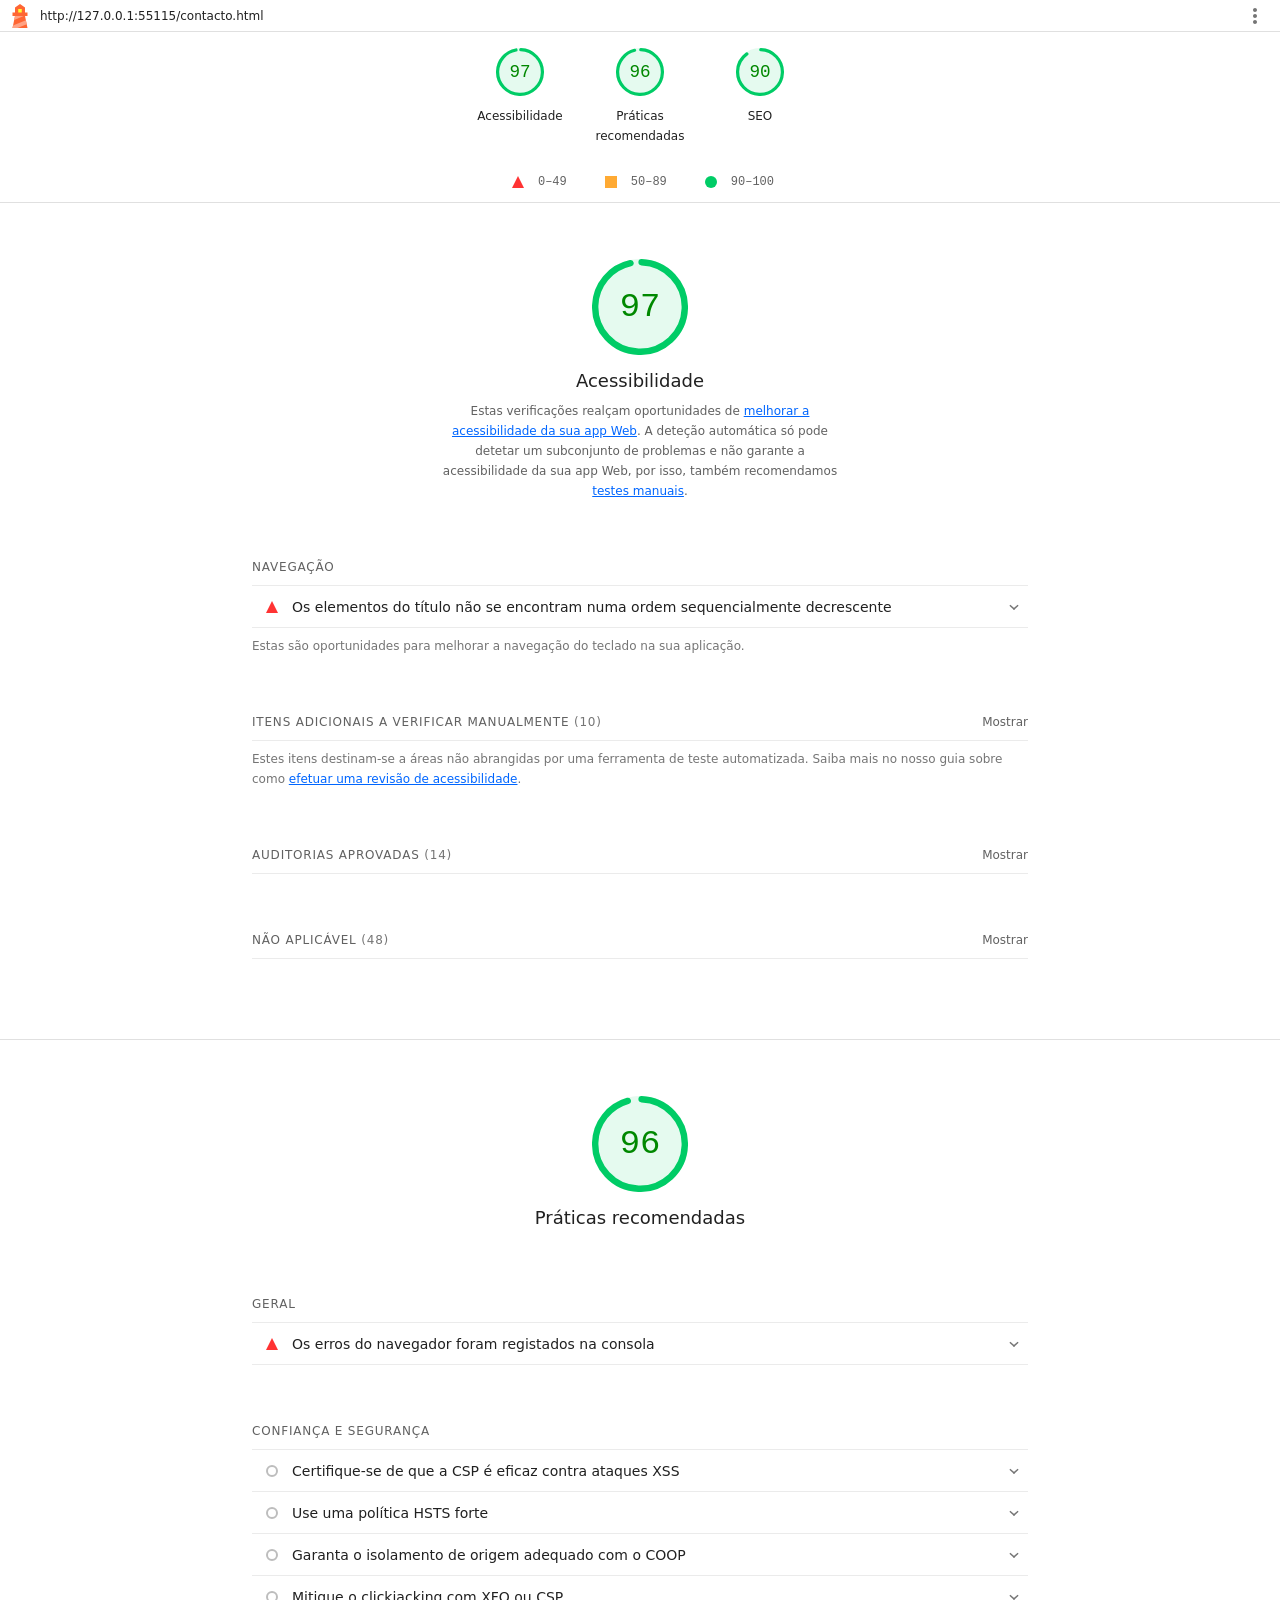
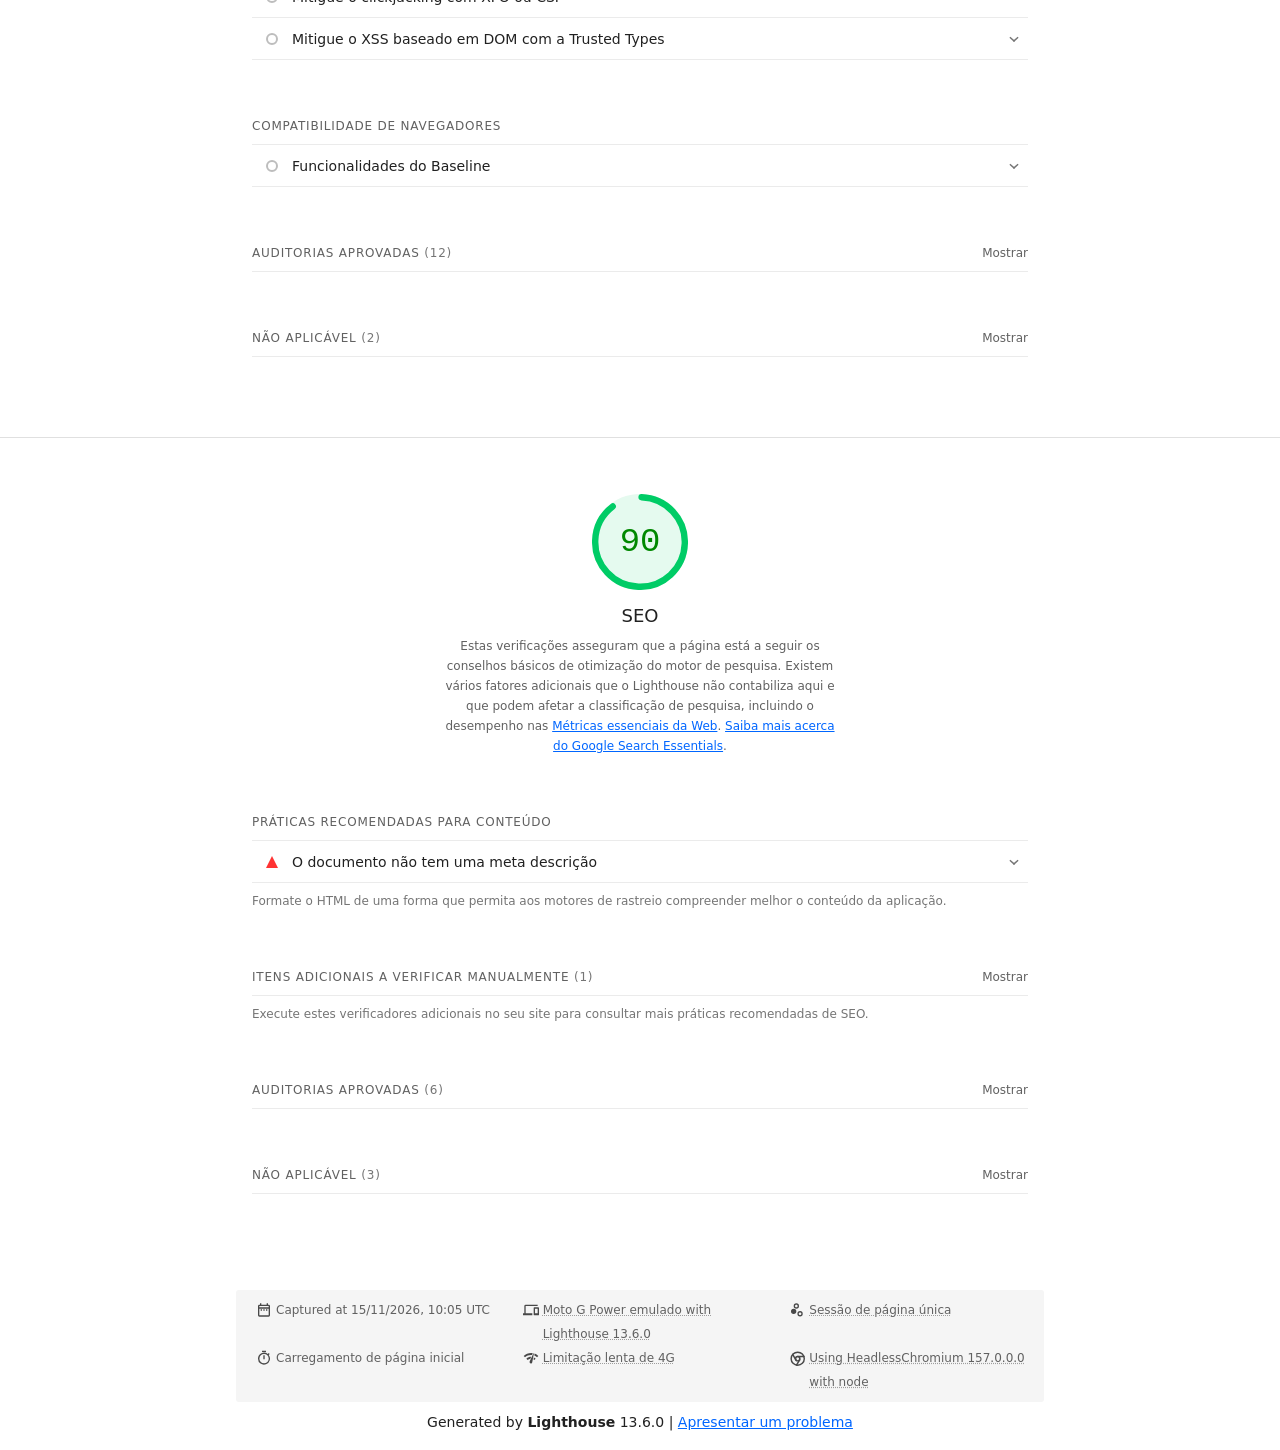
<file: e6-validador/inicial/contacto-lighthouse.html>
<!--
@license
Copyright 2018 Google LLC
SPDX-License-Identifier: Apache-2.0
-->
<!doctype html>
<html lang="en">
<head>
  <meta charset="utf-8">
  <meta name="viewport" content="width=device-width, initial-scale=1, minimum-scale=1">
  <link rel="icon" href='data:image/svg+xml;utf8,<svg fill="none" xmlns="http://www.w3.org/2000/svg" viewBox="0 0 48 48"><path d="m14 7 10-7 10 7v10h5v7h-5l5 24H9l5-24H9v-7h5V7Z" fill="%23F63"/><path d="M31.561 24H14l-1.689 8.105L31.561 24ZM18.983 48H9l1.022-4.907L35.723 32.27l1.663 7.98L18.983 48Z" fill="%23FFA385"/><path fill="%23FF3" d="M20.5 10h7v7h-7z"/></svg>'>
  <title>Lighthouse Report</title>
  <style>body {margin: 0}</style>
</head>
<body>
  <noscript>Lighthouse report requires JavaScript. Please enable.</noscript>

  <div id="lh-log"></div>

  <script>window.__LIGHTHOUSE_JSON__ = {"lighthouseVersion":"13.6.0","requestedUrl":"http://127.0.0.1:55115/contacto.html","mainDocumentUrl":"http://127.0.0.1:55115/contacto.html","finalDisplayedUrl":"http://127.0.0.1:55115/contacto.html","finalUrl":"http://127.0.0.1:55115/contacto.html","fetchTime":"2026-11-15T10:05:13.915Z","gatherMode":"navigation","runWarnings":[],"userAgent":"Mozilla/5.0 (Windows NT 10.0; Win64; x64) AppleWebKit/537.36 (KHTML, like Gecko) HeadlessChrome/157.0.0.0 Safari/537.36","environment":{"networkUserAgent":"Mozilla/5.0 (Linux; Android 11; moto g power (2022)) AppleWebKit/537.36 (KHTML, like Gecko) Chrome/157.0.0.0 Mobile Safari/537.36","hostUserAgent":"Mozilla/5.0 (Windows NT 10.0; Win64; x64) AppleWebKit/537.36 (KHTML, like Gecko) HeadlessChrome/157.0.0.0 Safari/537.36","benchmarkIndex":1435.5,"credits":{"axe-core":"4.14.0"}},"audits":{"is-on-https":{"id":"is-on-https","title":"Utiliza HTTPS","description":"Todos os sites devem ser protegidos com HTTPS, mesmo aqueles que não lidam com dados confidenciais. Isto inclui evitar [conteúdo misto](https://developers.google.com/web/fundamentals/security/prevent-mixed-content/what-is-mixed-content), em que alguns recursos são carregados por HTTP apesar de o pedido inicial ser publicado através de HTTPS. O HTTPS evita que os intrusos adulterem ou escutem passivamente as comunicações entre a sua app e os seus utilizadores, e é um pré-requisito para o HTTP/2 e muitas novas APIs de plataformas Web. [Saiba mais acerca do HTTPS](https://developer.chrome.com/docs/lighthouse/pwa/is-on-https/).","score":1,"scoreDisplayMode":"binary","details":{"type":"table","headings":[{"key":"url","valueType":"url","label":"URL inseguro"},{"key":"resolution","valueType":"text","label":"Resolução de pedidos"}],"items":[]}},"redirects-http":{"id":"redirects-http","title":"Redireciona o tráfego HTTP para HTTPS","description":"Certifique-se de que redireciona todo o tráfego HTTP para HTTPS de modo a ativar as funcionalidades Web seguras para todos os seus utilizadores. [Saiba mais](https://developer.chrome.com/docs/lighthouse/pwa/redirects-http/).","score":null,"scoreDisplayMode":"notApplicable"},"errors-in-console":{"id":"errors-in-console","title":"Os erros do navegador foram registados na consola","description":"Os erros registados na consola indicam problemas não resolvidos. Estes podem ser provenientes de falhas de pedidos de rede e outras questões do navegador. [Saiba mais acerca destes erros na auditoria de diagnóstico da consola](https://developer.chrome.com/docs/lighthouse/best-practices/errors-in-console/)","score":0,"scoreDisplayMode":"binary","details":{"type":"table","headings":[{"key":"sourceLocation","valueType":"source-location","label":"Fonte"},{"key":"description","valueType":"code","label":"Descrição"}],"items":[{"source":"network","description":"Failed to load resource: the server responded with a status of 404 (Not Found)","sourceLocation":{"type":"source-location","url":"http://127.0.0.1:55115/favicon.ico","urlProvider":"network","line":0,"column":0}}]}},"image-aspect-ratio":{"id":"image-aspect-ratio","title":"Apresenta imagens com uma proporção correta","description":"As dimensões de apresentação das imagens devem corresponder ao formato natural. [Saiba mais acerca do formato das imagens](https://developer.chrome.com/docs/lighthouse/best-practices/image-aspect-ratio/).","score":1,"scoreDisplayMode":"binary","details":{"type":"table","headings":[{"key":"node","valueType":"node","label":""},{"key":"url","valueType":"url","label":"URL"},{"key":"displayedAspectRatio","valueType":"text","label":"Formato (apresentado)"},{"key":"actualAspectRatio","valueType":"text","label":"Proporção (atual)"}],"items":[]}},"image-size-responsive":{"id":"image-size-responsive","title":"Publica imagens com a resolução adequada","description":"As dimensões naturais da imagem devem ser proporcionais ao tamanho do ecrã e à relação de píxeis para maximizar a nitidez da imagem. [Saiba como disponibilizar imagens dinâmicas](https://web.dev/articles/serve-responsive-images).","score":1,"scoreDisplayMode":"binary","details":{"type":"table","headings":[{"key":"node","valueType":"node","label":""},{"key":"url","valueType":"url","label":"URL"},{"key":"displayedSize","valueType":"text","label":"Tamanho apresentado"},{"key":"actualSize","valueType":"text","label":"Tamanho real"},{"key":"expectedSize","valueType":"text","label":"Tamanho esperado"}],"items":[]}},"deprecations":{"id":"deprecations","title":"Evita APIs descontinuadas","description":"As APIs descontinuadas serão eventualmente removidas do navegador. [Saiba mais acerca das APIs descontinuadas](https://developer.chrome.com/docs/lighthouse/best-practices/deprecations/).","score":1,"scoreDisplayMode":"binary","details":{"type":"table","headings":[{"key":"value","valueType":"text","label":"Descontinuação/aviso"},{"key":"source","valueType":"source-location","label":"Fonte"}],"items":[]}},"third-party-cookies":{"id":"third-party-cookies","title":"Evita cookies de terceiros","description":"Os cookies de terceiros podem ser bloqueados em alguns contextos. [Saiba mais sobre a preparação para as restrições de cookies de terceiros](https://privacysandbox.google.com/cookies/prepare/overview).","score":1,"scoreDisplayMode":"binary","details":{"type":"table","headings":[{"key":"name","valueType":"text","label":"Nome"},{"key":"url","valueType":"url","label":"URL"}],"items":[]}},"valid-source-maps":{"id":"valid-source-maps","title":"A página possui mapas de origem válidos","description":"Os mapas de origem convertem o código reduzido no código-fonte original. Isto ajuda os programadores a depurar durante a produção. Além disso, o Lighthouse pode dar mais informações. Considere implementar mapas de origem para tirar partido destas vantagens. [Saiba mais acerca dos mapas de origem](https://developer.chrome.com/docs/devtools/javascript/source-maps/).","score":1,"scoreDisplayMode":"binary","details":{"type":"table","headings":[{"key":"scriptUrl","valueType":"url","subItemsHeading":{"key":"error"},"label":"URL"},{"key":"sourceMapUrl","valueType":"url","label":"URL do mapa"}],"items":[]}},"csp-xss":{"id":"csp-xss","title":"Certifique-se de que a CSP é eficaz contra ataques XSS","description":"Uma Política de Segurança de Conteúdos (CSP) forte reduz significativamente o risco de ataques de cross-site scripting (XSS). [Saiba como usar uma CSP para evitar XSS](https://developer.chrome.com/docs/lighthouse/best-practices/csp-xss/)","score":1,"scoreDisplayMode":"informative","details":{"type":"table","headings":[{"key":"description","valueType":"text","subItemsHeading":{"key":"description"},"label":"Descrição"},{"key":"directive","valueType":"code","subItemsHeading":{"key":"directive"},"label":"Diretiva"},{"key":"severity","valueType":"text","subItemsHeading":{"key":"severity"},"label":"Gravidade"}],"items":[{"severity":"Alto","description":"Não foi encontrada nenhuma CSP no modo de aplicação."}]}},"has-hsts":{"id":"has-hsts","title":"Use uma política HSTS forte","description":"A implementação do cabeçalho HSTS reduz significativamente o risco de alteração das ligações HTTP para versões inferiores e de ataques de escutas. Recomenda-se uma implementação por fases, começando com uma diretiva max-age baixa. [Saiba mais sobre a utilização de uma política HSTS forte.](https://developer.chrome.com/docs/lighthouse/best-practices/has-hsts)","score":1,"scoreDisplayMode":"informative","details":{"type":"table","headings":[{"key":"description","valueType":"text","subItemsHeading":{"key":"description"},"label":"Descrição"},{"key":"directive","valueType":"code","subItemsHeading":{"key":"directive"},"label":"Diretiva"},{"key":"severity","valueType":"text","subItemsHeading":{"key":"severity"},"label":"Gravidade"}],"items":[{"severity":"Alto","description":"Não foi encontrado nenhum cabeçalho HSTS"}]}},"origin-isolation":{"id":"origin-isolation","title":"Garanta o isolamento de origem adequado com o COOP","description":"A política Cross-Origin-Opener-Policy (COOP) pode ser usada para isolar a janela de nível superior de outros documentos, como pop-ups. [Saiba mais sobre a implementação do cabeçalho COOP.](https://web.dev/articles/why-coop-coep#coop)","score":1,"scoreDisplayMode":"informative","details":{"type":"table","headings":[{"key":"description","valueType":"text","subItemsHeading":{"key":"description"},"label":"Descrição"},{"key":"directive","valueType":"code","subItemsHeading":{"key":"directive"},"label":"Diretiva"},{"key":"severity","valueType":"text","subItemsHeading":{"key":"severity"},"label":"Gravidade"}],"items":[{"description":"Não foi encontrado nenhum cabeçalho COOP","severity":"Alto"}]}},"clickjacking-mitigation":{"id":"clickjacking-mitigation","title":"Mitigue o clickjacking com XFO ou CSP","description":"O cabeçalho `X-Frame-Options` (XFO) ou a diretiva `frame-ancestors` no cabeçalho `Content-Security-Policy` (CSP) controlam onde uma página pode ser incorporada. Estes podem mitigar ataques de clickjacking bloqueando a capacidade de alguns ou todos os sites incorporarem a página. [Saiba como mitigar o clickjacking](https://developer.chrome.com/docs/lighthouse/best-practices/clickjacking-mitigation).","score":1,"scoreDisplayMode":"informative","details":{"type":"table","headings":[{"key":"description","valueType":"text","subItemsHeading":{"key":"description"},"label":"Descrição"},{"key":"severity","valueType":"text","subItemsHeading":{"key":"severity"},"label":"Gravidade"}],"items":[{"severity":"Alto","description":"Não foi encontrada nenhuma política de controlo de frames"}]}},"trusted-types-xss":{"id":"trusted-types-xss","title":"Mitigue o XSS baseado em DOM com a Trusted Types","description":"A diretiva `require-trusted-types-for` no cabeçalho `Content-Security-Policy` (CSP) indica aos agentes do utilizador que controlem os dados transmitidos para as funções de sink DOM XSS. [Saiba como mitigar o XSS baseado no DOM com a Trusted Types](https://developer.chrome.com/docs/lighthouse/best-practices/trusted-types-xss).","score":1,"scoreDisplayMode":"informative","details":{"type":"table","headings":[{"key":"description","valueType":"text","subItemsHeading":{"key":"description"},"label":"Descrição"},{"key":"severity","valueType":"text","subItemsHeading":{"key":"severity"},"label":"Gravidade"}],"items":[{"severity":"Alto","description":"Não foi encontrado nenhum cabeçalho `Content-Security-Policy` com a diretiva Trusted Types"}]}},"accesskeys":{"id":"accesskeys","title":"Os valores `[accesskey]` são exclusivos","description":"As chaves de acesso permitem que os utilizadores se concentrem rapidamente numa parte da página. Para uma navegação adequada, cada token de acesso tem de ser exclusiva. [Saiba mais acerca das chaves de acesso](https://dequeuniversity.com/rules/axe/4.13/accesskeys).","score":null,"scoreDisplayMode":"notApplicable"},"aria-allowed-attr":{"id":"aria-allowed-attr","title":"Os atributos `[aria-*]` correspondem às respetivas funções","description":"Cada ARIA `role` suporta um subconjunto específico de atributos `aria-*`. A não correspondência destes invalida os atributos `aria-*`. [Saiba como corresponder os atributos ARIA às respetivas funções](https://dequeuniversity.com/rules/axe/4.13/aria-allowed-attr).","score":null,"scoreDisplayMode":"notApplicable"},"aria-allowed-role":{"id":"aria-allowed-role","title":"Usa funções ARIA apenas em elementos compatíveis","description":"Muitos elementos HTML só podem ser atribuídos a determinadas funções ARIA. A utilização de funções ARIA nas quais não são permitidos pode interferir com a acessibilidade da página Web. [Saiba mais sobre as funções ARIA](https://dequeuniversity.com/rules/axe/4.13/aria-allowed-role).","score":null,"scoreDisplayMode":"notApplicable"},"aria-command-name":{"id":"aria-command-name","title":"Os elementos `button`, `link` e `menuitem` têm nomes acessíveis","description":"Quando um elemento não tem um nome acessível, os leitores de ecrã anunciam-no com um nome genérico, tornando-o inutilizável para os utilizadores que dependem de leitores de ecrã. [Saiba como tornar os elementos de comandos mais acessíveis](https://dequeuniversity.com/rules/axe/4.13/aria-command-name).","score":null,"scoreDisplayMode":"notApplicable"},"aria-conditional-attr":{"id":"aria-conditional-attr","title":"Os atributos ARIA são usados conforme especificado para a função do elemento","description":"Alguns atributos ARIA só são permitidos num elemento em determinadas condições. [Saiba mais acerca dos atributos ARIA condicionais](https://dequeuniversity.com/rules/axe/4.13/aria-conditional-attr).","score":null,"scoreDisplayMode":"notApplicable"},"aria-deprecated-role":{"id":"aria-deprecated-role","title":"As funções ARIA descontinuadas não foram usadas","description":"As funções ARIA descontinuadas podem não ser processadas corretamente pela tecnologia de assistência. [Saiba mais acerca das funções ARIA descontinuadas](https://dequeuniversity.com/rules/axe/4.13/aria-deprecated-role).","score":null,"scoreDisplayMode":"notApplicable"},"aria-dialog-name":{"id":"aria-dialog-name","title":"Os elementos com `role=\"dialog\"` ou `role=\"alertdialog\"` têm nomes acessíveis.","description":"Os elementos da caixa de diálogo ARIA sem nomes acessíveis podem impedir os utilizadores de leitores de ecrã de perceberem a finalidade destes elementos. [Saiba como tornar os elementos da caixa de diálogo ARIA mais acessíveis](https://dequeuniversity.com/rules/axe/4.13/aria-dialog-name).","score":null,"scoreDisplayMode":"notApplicable"},"aria-hidden-body":{"id":"aria-hidden-body","title":"`[aria-hidden=\"true\"]` não está presente no `\u003cbody>` do documento","description":"As tecnologias de assistência, que incluem os leitores de ecrã, funcionam de forma inconsistente quando `aria-hidden=\"true\"` está definido no `\u003cbody>` do documento. [Saiba como o `aria-hidden` afeta o corpo do documento](https://dequeuniversity.com/rules/axe/4.13/aria-hidden-body).","score":1,"scoreDisplayMode":"binary","details":{"type":"table","headings":[{"key":"node","valueType":"node","subItemsHeading":{"key":"relatedNode","valueType":"node"},"label":"Elementos reprovados"}],"items":[]}},"aria-hidden-focus":{"id":"aria-hidden-focus","title":"Os elementos `[aria-hidden=\"true\"]` não contêm descendentes focáveis","description":"Os descendentes focalizáveis de um elemento `[aria-hidden=\"true\"]` impedem que esses elementos interativos fiquem disponíveis para os utilizadores de tecnologias de assistência, como leitores de ecrã. [Saiba como o atributo `aria-hidden` afeta os elementos focalizáveis](https://dequeuniversity.com/rules/axe/4.13/aria-hidden-focus).","score":null,"scoreDisplayMode":"notApplicable"},"aria-input-field-name":{"id":"aria-input-field-name","title":"Os campos de entrada ARIA têm nomes acessíveis","description":"Quando um campo de entrada não tem um nome acessível, os leitores de ecrã anunciam-no com um nome genérico, tornando-o inutilizável para os utilizadores que dependem de leitores de ecrã. [Saiba mais acerca das etiquetas de campos de entrada](https://dequeuniversity.com/rules/axe/4.13/aria-input-field-name).","score":null,"scoreDisplayMode":"notApplicable"},"aria-meter-name":{"id":"aria-meter-name","title":"Os elementos `meter` ARIA têm nomes acessíveis","description":"Quando um elemento de contador não tem um nome acessível, os leitores de ecrã anunciam-no com um nome genérico, tornando-o inutilizável para os utilizadores que dependem de leitores de ecrã. [Saiba como atribuir um nome a elementos `meter`](https://dequeuniversity.com/rules/axe/4.13/aria-meter-name).","score":null,"scoreDisplayMode":"notApplicable"},"aria-progressbar-name":{"id":"aria-progressbar-name","title":"Os elementos `progressbar` ARIA têm nomes acessíveis","description":"Quando um elemento `progressbar` não tem um nome acessível, os leitores de ecrã anunciam-no com um nome genérico, tornando-o inutilizável para os utilizadores que dependem de leitores de ecrã. [Saiba como etiquetar elementos `progressbar`](https://dequeuniversity.com/rules/axe/4.13/aria-progressbar-name).","score":null,"scoreDisplayMode":"notApplicable"},"aria-prohibited-attr":{"id":"aria-prohibited-attr","title":"Os elementos usam apenas atributos ARIA permitidos","description":"A utilização de atributos ARIA em funções onde são proibidos pode significar que informações importantes não são comunicadas aos utilizadores de tecnologias de assistência. [Saiba mais sobre as funções ARIA proibidas](https://dequeuniversity.com/rules/axe/4.13/aria-prohibited-attr).","score":null,"scoreDisplayMode":"notApplicable"},"aria-required-attr":{"id":"aria-required-attr","title":"Os `[role]`s têm todos os atributos `[aria-*]` obrigatórios","description":"Algumas funções ARIA têm atributos obrigatórios que descrevem o estado do elemento para os leitores de ecrã. [Saiba mais acerca das funções e dos atributos obrigatórios](https://dequeuniversity.com/rules/axe/4.13/aria-required-attr).","score":null,"scoreDisplayMode":"notApplicable"},"aria-required-children":{"id":"aria-required-children","title":"Os elementos com um `[role]` ARIA que requerem que os elementos secundários contenham um `[role]` específico têm todos os elementos secundários requeridos.","description":"Algumas funções superiores ARIA têm de conter funções secundárias específicas para desempenhar as respetivas funções de acessibilidade previstas. [Saiba mais acerca das funções e dos elementos secundários obrigatórios](https://dequeuniversity.com/rules/axe/4.13/aria-required-children).","score":null,"scoreDisplayMode":"notApplicable"},"aria-required-parent":{"id":"aria-required-parent","title":"Os `[role]`s são contidos pelo respetivo elemento superior obrigatório","description":"Algumas funções secundárias ARIA têm de ser contidas por funções superiores específicas para desempenharem adequadamente as respetivas funções de acessibilidade previstas. [Saiba mais acerca das funções ARIA e do elemento superior necessário](https://dequeuniversity.com/rules/axe/4.13/aria-required-parent).","score":null,"scoreDisplayMode":"notApplicable"},"aria-roles":{"id":"aria-roles","title":"Os valores `[role]` são válidos","description":"As funções ARIA têm de possuir valores válidos para desempenhar as funções de acessibilidade previstas. [Saiba mais acerca das funções ARIA válidas](https://dequeuniversity.com/rules/axe/4.13/aria-roles).","score":null,"scoreDisplayMode":"notApplicable"},"aria-text":{"id":"aria-text","title":"Os elementos com o atributo `role=text` não têm descendentes focalizáveis.","description":"Adicionar `role=text` à volta de um nó de texto dividido por marcação permite que o VoiceOver o trate como uma expressão, mas os descendentes focalizáveis do elemento não são anunciados. [Saiba mais acerca do atributo `role=text`](https://dequeuniversity.com/rules/axe/4.13/aria-text).","score":null,"scoreDisplayMode":"notApplicable"},"aria-toggle-field-name":{"id":"aria-toggle-field-name","title":"Os campos ativar/desativar ARIA têm nomes acessíveis","description":"Quando um campo ativar/desativar não tem um nome acessível, os leitores de ecrã anunciam-no com um nome genérico, tornando-o inutilizável para os utilizadores que dependem de leitores de ecrã. [Saiba mais acerca dos campos ativar/desativar](https://dequeuniversity.com/rules/axe/4.13/aria-toggle-field-name).","score":null,"scoreDisplayMode":"notApplicable"},"aria-tooltip-name":{"id":"aria-tooltip-name","title":"Os elementos `tooltip` ARIA têm nomes acessíveis","description":"Quando um elemento de sugestão não tem um nome acessível, os leitores de ecrã anunciam-no com um nome genérico, tornando-o inutilizável para os utilizadores que dependem de leitores de ecrã. [Saiba como atribuir um nome a elementos `tooltip`](https://dequeuniversity.com/rules/axe/4.13/aria-tooltip-name).","score":null,"scoreDisplayMode":"notApplicable"},"aria-treeitem-name":{"id":"aria-treeitem-name","title":"Os elementos `treeitem` ARIA têm nomes acessíveis","description":"Quando um elemento `treeitem` não tem um nome acessível, os leitores de ecrã anunciam-no com um nome genérico, tornando-o inutilizável para os utilizadores que dependem de leitores de ecrã. [Saiba mais acerca da etiquetagem de elementos `treeitem`](https://dequeuniversity.com/rules/axe/4.13/aria-treeitem-name).","score":null,"scoreDisplayMode":"notApplicable"},"aria-valid-attr-value":{"id":"aria-valid-attr-value","title":"Os atributos `[aria-*]` têm valores válidos","description":"As tecnologias de assistência, que incluem os leitores de ecrã, não conseguem interpretar atributos ARIA com valores inválidos. [Saiba mais acerca dos valores válidos para os atributos ARIA](https://dequeuniversity.com/rules/axe/4.13/aria-valid-attr-value).","score":null,"scoreDisplayMode":"notApplicable"},"aria-valid-attr":{"id":"aria-valid-attr","title":"Os atributos `[aria-*]` são válidos e não têm erros ortográficos","description":"As tecnologias de assistência, que incluem os leitores de ecrã, não conseguem interpretar atributos ARIA com nomes inválidos. [Saiba mais acerca dos atributos ARIA válidos](https://dequeuniversity.com/rules/axe/4.13/aria-valid-attr).","score":null,"scoreDisplayMode":"notApplicable"},"button-name":{"id":"button-name","title":"Os botões têm um nome acessível","description":"Quando um botão não tem um nome acessível, os leitores de ecrã anunciam-no como \"botão\", tornando-o inutilizável para os utilizadores que dependem de leitores de ecrã. [Saiba como tornar os botões mais acessíveis](https://dequeuniversity.com/rules/axe/4.13/button-name).","score":1,"scoreDisplayMode":"binary","details":{"type":"table","headings":[{"key":"node","valueType":"node","subItemsHeading":{"key":"relatedNode","valueType":"node"},"label":"Elementos reprovados"}],"items":[]}},"bypass":{"id":"bypass","title":"A página contém um título, um link para ignorar ou uma região de ponto de referência","description":"Adicionar formas de ignorar conteúdo repetitivo permite que os utilizadores com teclado naveguem na página de forma mais eficiente. [Saiba mais acerca dos blocos para ignorar](https://dequeuniversity.com/rules/axe/4.13/bypass).","score":null,"scoreDisplayMode":"notApplicable"},"color-contrast":{"id":"color-contrast","title":"As cores de segundo plano e de primeiro plano têm uma relação de contraste suficiente","description":"O texto de baixo contraste é difícil ou impossível de ler para muitos utilizadores. [Saiba como criar um contraste de cor suficiente](https://dequeuniversity.com/rules/axe/4.13/color-contrast).","score":1,"scoreDisplayMode":"binary","details":{"type":"table","headings":[{"key":"node","valueType":"node","subItemsHeading":{"key":"relatedNode","valueType":"node"},"label":"Elementos reprovados"}],"items":[]}},"definition-list":{"id":"definition-list","title":"Os `\u003cdl>`s contêm apenas grupos de `\u003cdt>` e `\u003cdd>` devidamente ordenados e elementos `\u003cscript>`, `\u003ctemplate>` ou `\u003cdiv>`.","description":"Quando as listas de definição não estão devidamente marcadas, os leitores de ecrã podem produzir um resultado confuso ou impreciso. [Saiba como estruturar corretamente listas de definições](https://dequeuniversity.com/rules/axe/4.13/definition-list).","score":null,"scoreDisplayMode":"notApplicable"},"dlitem":{"id":"dlitem","title":"Os itens de lista de definição estão unidos em elementos `\u003cdl>`","description":"Os itens de lista de definição (`\u003cdt>` e `\u003cdd>`) têm de estar unidos num elemento `\u003cdl>` superior de modo a garantir que os leitores de ecrã os possam anunciar adequadamente. [Saiba como estruturar corretamente listas de definições](https://dequeuniversity.com/rules/axe/4.13/dlitem).","score":null,"scoreDisplayMode":"notApplicable"},"document-title":{"id":"document-title","title":"O documento tem um elemento `\u003ctitle>`","description":"O título proporciona aos utilizadores de leitores de ecrã uma vista geral da página, sendo que os utilizadores de motores de pesquisa dependem dele para determinar se uma página é relevante para a respetiva pesquisa. [Saiba mais acerca dos títulos de documentos](https://dequeuniversity.com/rules/axe/4.13/document-title).","score":1,"scoreDisplayMode":"binary","details":{"type":"table","headings":[{"key":"node","valueType":"node","subItemsHeading":{"key":"relatedNode","valueType":"node"},"label":"Elementos reprovados"}],"items":[]}},"duplicate-id-aria":{"id":"duplicate-id-aria","title":"Os IDs ARIA são exclusivos","description":"O valor de um ID ARIA tem de ser exclusivo para evitar que outras instâncias sejam ignoradas pelas tecnologias de assistência. [Saiba como corrigir IDs ARIA duplicados](https://dequeuniversity.com/rules/axe/4.13/duplicate-id-aria).","score":null,"scoreDisplayMode":"notApplicable"},"empty-heading":{"id":"empty-heading","title":"Todos os elementos de título têm conteúdo.","description":"Um título sem conteúdo ou com texto inacessível impede os utilizadores de leitores de ecrã de acederem a informações sobre a estrutura da página. [Saiba mais acerca dos títulos](https://dequeuniversity.com/rules/axe/4.13/empty-heading).","score":null,"scoreDisplayMode":"notApplicable"},"form-field-multiple-labels":{"id":"form-field-multiple-labels","title":"Nenhum campo do formulário contém várias etiquetas","description":"Os campos de formulários com várias etiquetas podem ser anunciados de forma confusa por tecnologias de assistência, como leitores de ecrã que usam a primeira, a última ou todas as etiquetas. [Saiba como usar etiquetas de formulários](https://dequeuniversity.com/rules/axe/4.13/form-field-multiple-labels).","score":null,"scoreDisplayMode":"notApplicable"},"frame-title":{"id":"frame-title","title":"Os elementos `\u003cframe>` ou `\u003ciframe>` têm um título","description":"Os utilizadores com leitores de ecrã dependem dos títulos de frames para descrever o conteúdo dos frames. [Saiba mais acerca dos títulos de frames](https://dequeuniversity.com/rules/axe/4.13/frame-title).","score":null,"scoreDisplayMode":"notApplicable"},"heading-order":{"id":"heading-order","title":"Os elementos do título não se encontram numa ordem sequencialmente decrescente","description":"Os títulos devidamente ordenados que não ignoram níveis transmitem a estrutura semântica da página, facilitando a navegação e a compreensão ao usar tecnologias de assistência. [Saiba mais acerca da ordem dos títulos](https://dequeuniversity.com/rules/axe/4.13/heading-order).","score":0,"scoreDisplayMode":"binary","details":{"type":"table","headings":[{"key":"node","valueType":"node","subItemsHeading":{"key":"relatedNode","valueType":"node"},"label":"Elementos reprovados"}],"items":[{"node":{"type":"node","lhId":"1-0-H3","path":"1,HTML,1,BODY,1,MAIN,2,SECTION,0,H3","selector":"body > main > section > h3","boundingRect":{"top":342,"bottom":373,"left":16,"right":396,"width":380,"height":31},"snippet":"\u003ch3>","nodeLabel":"Legenda","explanation":"Fix any of the following:\n  Heading order invalid"}}],"debugData":{"type":"debugdata","impact":"moderate","tags":["cat.semantics","best-practice"]}}},"html-has-lang":{"id":"html-has-lang","title":"O elemento `\u003chtml>` tem um atributo `[lang]`","description":"Se uma página não especificar um atributo `lang`, um leitor de ecrã parte do princípio de que a página está no idioma predefinido que o utilizador escolheu quando configurou o leitor de ecrã. Se a página não estiver realmente no idioma predefinido, o leitor de ecrã pode não anunciar corretamente o texto da página. [Saiba mais acerca do atributo `lang`](https://dequeuniversity.com/rules/axe/4.13/html-has-lang).","score":1,"scoreDisplayMode":"binary","details":{"type":"table","headings":[{"key":"node","valueType":"node","subItemsHeading":{"key":"relatedNode","valueType":"node"},"label":"Elementos reprovados"}],"items":[]}},"html-lang-valid":{"id":"html-lang-valid","title":"O elemento `\u003chtml>` tem um valor válido para o respetivo atributo `[lang]`","description":"Especificar um [idioma BCP 47](https://www.w3.org/International/questions/qa-choosing-language-tags#question) válido ajuda os leitores de ecrã a anunciar texto adequadamente. [Saiba como usar o atributo `lang`](https://dequeuniversity.com/rules/axe/4.13/html-lang-valid).","score":1,"scoreDisplayMode":"binary","details":{"type":"table","headings":[{"key":"node","valueType":"node","subItemsHeading":{"key":"relatedNode","valueType":"node"},"label":"Elementos reprovados"}],"items":[]}},"html-xml-lang-mismatch":{"id":"html-xml-lang-mismatch","title":"O elemento `\u003chtml>` tem um atributo `[xml:lang]` com o mesmo idioma base que o atributo `[lang]`.","description":"Se a página Web não especificar um idioma consistente, o leitor de ecrã pode não anunciar o texto da página corretamente. [Saiba mais acerca do atributo `lang`](https://dequeuniversity.com/rules/axe/4.13/html-xml-lang-mismatch).","score":null,"scoreDisplayMode":"notApplicable"},"identical-links-same-purpose":{"id":"identical-links-same-purpose","title":"Os links idênticos têm a mesma finalidade.","description":"Os links com o mesmo destino devem ter a mesma descrição para ajudar os utilizadores a compreenderem o objetivo do link e decidirem se o devem seguir. [Saiba mais acerca dos links idênticos](https://dequeuniversity.com/rules/axe/4.13/identical-links-same-purpose).","score":null,"scoreDisplayMode":"notApplicable"},"image-alt":{"id":"image-alt","title":"Os elementos de imagem têm atributos `[alt]`","description":"Os elementos informativos devem procurar incluir texto curto, descritivo e alternativo. Os elementos decorativos podem ser ignorados com um atributo alternativo vazio. [Saiba mais acerca do atributo `alt`](https://dequeuniversity.com/rules/axe/4.13/image-alt).","score":null,"scoreDisplayMode":"notApplicable"},"image-redundant-alt":{"id":"image-redundant-alt","title":"Os elementos de imagem não têm atributos `[alt]` que são texto redundante.","description":"Os elementos informativos devem procurar incluir texto curto, descritivo e alternativo. O texto alternativo, que é exatamente igual ao texto adjacente ao link ou à imagem, é potencialmente confuso para os utilizadores de leitores de ecrã, uma vez que o texto é lido duas vezes. [Saiba mais acerca do atributo `alt`](https://dequeuniversity.com/rules/axe/4.13/image-redundant-alt).","score":null,"scoreDisplayMode":"notApplicable"},"input-button-name":{"id":"input-button-name","title":"Os botões de entrada têm texto percetível.","description":"Adicionar texto percetível e acessível aos botões de entrada pode ajudar os utilizadores de leitores de ecrã a compreender a finalidade do botão de entrada. [Saiba mais acerca dos botões de entrada](https://dequeuniversity.com/rules/axe/4.13/input-button-name).","score":null,"scoreDisplayMode":"notApplicable"},"input-image-alt":{"id":"input-image-alt","title":"Os elementos `\u003cinput type=\"image\">` têm texto `[alt]`","description":"Quando uma imagem está a ser usada como um botão `\u003cinput>`, facultar texto alternativo pode ajudar os utilizadores de leitores de ecrã a compreender a finalidade do botão. [Saiba mais acerca do texto alternativo da imagem de entrada](https://dequeuniversity.com/rules/axe/4.13/input-image-alt).","score":null,"scoreDisplayMode":"notApplicable"},"label-content-name-mismatch":{"id":"label-content-name-mismatch","title":"Os elementos com etiquetas de texto visíveis têm nomes acessíveis correspondentes.","description":"As etiquetas de texto visíveis que não correspondam ao nome acessível podem resultar numa experiência confusa para os utilizadores de leitores de ecrã. [Saiba mais sobre os nomes acessíveis](https://dequeuniversity.com/rules/axe/4.13/label-content-name-mismatch).","score":null,"scoreDisplayMode":"notApplicable"},"label":{"id":"label","title":"Os elementos de formulário têm etiquetas associadas","description":"As etiquetas garantem que os controlos de formulários são anunciados adequadamente pelas tecnologias de assistência, que incluem os leitores de ecrã. [Saiba mais acerca das etiquetas de elementos de formulários](https://dequeuniversity.com/rules/axe/4.13/label).","score":1,"scoreDisplayMode":"binary","details":{"type":"table","headings":[{"key":"node","valueType":"node","subItemsHeading":{"key":"relatedNode","valueType":"node"},"label":"Elementos reprovados"}],"items":[]}},"landmark-one-main":{"id":"landmark-one-main","title":"O documento tem um ponto de referência principal.","description":"Um ponto de referência principal ajuda os utilizadores de leitores de ecrã a navegar numa página Web. [Saiba mais sobre pontos de referência](https://dequeuniversity.com/rules/axe/4.13/landmark-one-main).","score":1,"scoreDisplayMode":"binary","details":{"type":"table","headings":[{"key":"node","valueType":"node","subItemsHeading":{"key":"relatedNode","valueType":"node"},"label":"Elementos reprovados"}],"items":[]}},"link-name":{"id":"link-name","title":"Os links têm um nome percetível","description":"O texto de link (e texto alternativo para imagens, quando usado como link) que seja percetível, exclusivo e focalizável melhora a experiência de navegação dos utilizadores de leitores de ecrã. [Saiba como tornar os links acessíveis](https://dequeuniversity.com/rules/axe/4.13/link-name).","score":1,"scoreDisplayMode":"binary","details":{"type":"table","headings":[{"key":"node","valueType":"node","subItemsHeading":{"key":"relatedNode","valueType":"node"},"label":"Elementos reprovados"}],"items":[]}},"link-in-text-block":{"id":"link-in-text-block","title":"Os links são distinguíveis sem depender da cor.","description":"O texto de baixo contraste é difícil ou impossível de ler para muitos utilizadores. O texto do link percetível melhora a experiência dos utilizadores com visão reduzida. [Saiba como tornar os links distinguíveis](https://dequeuniversity.com/rules/axe/4.13/link-in-text-block).","score":null,"scoreDisplayMode":"notApplicable"},"list":{"id":"list","title":"As listas contêm apenas elementos `\u003cli>` e elementos de suporte de script (`\u003cscript>` e `\u003ctemplate>`).","description":"Os leitores de ecrã têm uma forma específica de anunciar listas. Garantir uma estrutura de listas adequada é benéfico para o resultado do leitor de ecrã. [Saiba mais acerca da estrutura de listas adequada](https://dequeuniversity.com/rules/axe/4.13/list).","score":1,"scoreDisplayMode":"binary","details":{"type":"table","headings":[{"key":"node","valueType":"node","subItemsHeading":{"key":"relatedNode","valueType":"node"},"label":"Elementos reprovados"}],"items":[]}},"listitem":{"id":"listitem","title":"Os itens de lista (`\u003cli>`) estão contidos nos elementos superiores `\u003cul>`, `\u003col>` ou `\u003cmenu>`","description":"Os leitores de ecrã necessitam que os itens de lista (`\u003cli>`) sejam contidos num `\u003cul>`, `\u003col>` ou `\u003cmenu>` superior para serem adequadamente anunciados. [Saiba mais acerca da estrutura de listas adequada](https://dequeuniversity.com/rules/axe/4.13/listitem).","score":1,"scoreDisplayMode":"binary","details":{"type":"table","headings":[{"key":"node","valueType":"node","subItemsHeading":{"key":"relatedNode","valueType":"node"},"label":"Elementos reprovados"}],"items":[]}},"meta-refresh":{"id":"meta-refresh","title":"O documento não utiliza `\u003cmeta http-equiv=\"refresh\">`","description":"Os utilizadores não esperam que uma página se atualize automaticamente e, se tal acontecer, vai desviar o foco para a parte superior da página. Esta situação pode criar uma experiência frustrante ou confusa. [Saiba mais acerca da metatag de atualização](https://dequeuniversity.com/rules/axe/4.13/meta-refresh).","score":null,"scoreDisplayMode":"notApplicable"},"meta-viewport":{"id":"meta-viewport","title":"O `[user-scalable=\"no\"]` não é utilizado no elemento `\u003cmeta name=\"viewport\">` e o atributo `[maximum-scale]` não é inferior a 5.","description":"Desativar o zoom é problemático para os utilizadores com visão reduzida que dependem da ampliação do ecrã para ver adequadamente o conteúdo de uma página Web. [Saiba mais acerca da metatag de área visível](https://dequeuniversity.com/rules/axe/4.13/meta-viewport).","score":1,"scoreDisplayMode":"binary","details":{"type":"table","headings":[{"key":"node","valueType":"node","subItemsHeading":{"key":"relatedNode","valueType":"node"},"label":"Elementos reprovados"}],"items":[]}},"object-alt":{"id":"object-alt","title":"Os elementos `\u003cobject>` têm texto alternativo","description":"Os leitores de ecrã não conseguem traduzir conteúdo que não seja de texto. Adicionar texto alternativo a elementos `\u003cobject>` ajuda os leitores de ecrã a transmitir significado aos utilizadores. [Saiba mais acerca do texto alternativo para elementos `object`](https://dequeuniversity.com/rules/axe/4.13/object-alt).","score":null,"scoreDisplayMode":"notApplicable"},"select-name":{"id":"select-name","title":"Os elementos Select têm elementos de etiqueta associados.","description":"Os elementos de formulário sem etiquetas eficazes podem criar experiências frustrantes para os utilizadores de leitores de ecrã. [Saiba mais acerca do elemento `select`](https://dequeuniversity.com/rules/axe/4.13/select-name).","score":1,"scoreDisplayMode":"binary","details":{"type":"table","headings":[{"key":"node","valueType":"node","subItemsHeading":{"key":"relatedNode","valueType":"node"},"label":"Elementos reprovados"}],"items":[]}},"skip-link":{"id":"skip-link","title":"Os links para ignorar são focalizáveis.","description":"A inclusão de um link para ignorar pode ajudar os utilizadores a avançarem para o conteúdo principal para poupar tempo. [Saiba mais sobre os links para ignorar](https://dequeuniversity.com/rules/axe/4.13/skip-link).","score":null,"scoreDisplayMode":"notApplicable"},"tabindex":{"id":"tabindex","title":"Nenhum elemento tem um valor `[tabindex]` superior a 0","description":"Um valor superior a 0 implica uma ordenação de navegação explícita. Embora seja tecnicamente válida, esta situação costuma criar experiências frustrantes para os utilizadores que dependem de tecnologias de assistência. [Saiba mais acerca do atributo `tabindex`](https://dequeuniversity.com/rules/axe/4.13/tabindex).","score":null,"scoreDisplayMode":"notApplicable"},"table-duplicate-name":{"id":"table-duplicate-name","title":"As tabelas têm conteúdo diferente no atributo summary e no elemento `\u003ccaption>`.","description":"O atributo summary deve descrever a estrutura da tabela, enquanto `\u003ccaption>` deve ter o título no ecrã. A marcação precisa da tabela ajuda os utilizadores de leitores de ecrã. [Saiba mais sobre os elementos summary e caption](https://dequeuniversity.com/rules/axe/4.13/table-duplicate-name).","score":null,"scoreDisplayMode":"notApplicable"},"table-fake-caption":{"id":"table-fake-caption","title":"As tabelas usam `\u003ccaption>` em vez de células com o atributo `[colspan]` para indicar uma legenda.","description":"Os leitores de ecrã têm funcionalidades para facilitar a navegação em tabelas. Garantir que as tabelas usam o elemento de legenda real em vez das células com o atributo `[colspan]` pode melhorar a experiência dos utilizadores de leitores de ecrã. [Saiba mais sobre as legendas](https://dequeuniversity.com/rules/axe/4.13/table-fake-caption).","score":null,"scoreDisplayMode":"notApplicable"},"target-size":{"id":"target-size","title":"As áreas de toque têm tamanho e espaçamento suficientes.","description":"As áreas de toque com tamanho e espaçamento suficientes ajudam os utilizadores que possam ter dificuldades em usar controlos pequenos a ativar os alvos. [Saiba mais acerca das áreas de toque](https://dequeuniversity.com/rules/axe/4.13/target-size).","score":1,"scoreDisplayMode":"binary","details":{"type":"table","headings":[{"key":"node","valueType":"node","subItemsHeading":{"key":"relatedNode","valueType":"node"},"label":"Elementos reprovados"}],"items":[]}},"td-has-header":{"id":"td-has-header","title":"Os elementos `\u003ctd>` num elemento `\u003ctable>` grande têm um ou mais cabeçalhos de tabelas.","description":"Os leitores de ecrã têm funcionalidades para facilitar a navegação em tabelas. Garantir que os elementos `\u003ctd>` numa tabela grande (3 ou mais células de largura e altura) têm um cabeçalho de tabela associado pode melhorar a experiência para os utilizadores de leitores de ecrã. [Saiba mais acerca dos cabeçalhos de tabelas](https://dequeuniversity.com/rules/axe/4.13/td-has-header).","score":null,"scoreDisplayMode":"notApplicable"},"td-headers-attr":{"id":"td-headers-attr","title":"As células num elemento `\u003ctable>` que utilizam o atributo `[headers]` referem-se a células de tabela dentro da mesma tabela.","description":"Os leitores de ecrã têm funcionalidades para facilitar a navegação em tabelas. Garantir que as células `\u003ctd>` que usam o atributo `[headers]` apenas referenciam outras células na mesma tabela pode melhorar a experiência para os utilizadores de leitores de ecrã. [Saiba mais acerca do atributo `headers`](https://dequeuniversity.com/rules/axe/4.13/td-headers-attr).","score":null,"scoreDisplayMode":"notApplicable"},"th-has-data-cells":{"id":"th-has-data-cells","title":"Os elementos `\u003cth>` e os elementos com `[role=\"columnheader\"/\"rowheader\"]` têm as células de dados que descrevem.","description":"Os leitores de ecrã têm funcionalidades para facilitar a navegação em tabelas. Garantir que os cabeçalhos de tabelas referenciam sempre algum conjunto de células pode melhorar a experiência dos utilizadores com leitores de ecrã. [Saiba mais acerca dos cabeçalhos de tabelas](https://dequeuniversity.com/rules/axe/4.13/th-has-data-cells).","score":null,"scoreDisplayMode":"notApplicable"},"valid-lang":{"id":"valid-lang","title":"Os atributos `[lang]` têm um valor válido","description":"Especificar um [idioma BCP 47](https://www.w3.org/International/questions/qa-choosing-language-tags#question) válido para elementos ajuda a garantir que o texto é pronunciado corretamente por um leitor de ecrã. [Saiba como usar o atributo `lang`](https://dequeuniversity.com/rules/axe/4.13/valid-lang).","score":null,"scoreDisplayMode":"notApplicable"},"video-caption":{"id":"video-caption","title":"Os elementos `\u003cvideo>` contêm um elemento `\u003ctrack>` com `[kind=\"captions\"]`","description":"Quando um vídeo oferece uma legenda, é mais fácil para os utilizadores surdos e com problemas de audição aceder às informações. [Saiba mais acerca das legendas de vídeos](https://dequeuniversity.com/rules/axe/4.13/video-caption).","score":null,"scoreDisplayMode":"notApplicable"},"custom-controls-labels":{"id":"custom-controls-labels","title":"Custom controls have associated labels","description":"Custom interactive controls have associated labels, provided by aria-label or aria-labelledby. [Learn more about custom controls and labels](https://developer.chrome.com/docs/lighthouse/accessibility/custom-controls-labels/).","score":null,"scoreDisplayMode":"manual"},"custom-controls-roles":{"id":"custom-controls-roles","title":"Custom controls have ARIA roles","description":"Custom interactive controls have appropriate ARIA roles. [Learn how to add roles to custom controls](https://developer.chrome.com/docs/lighthouse/accessibility/custom-control-roles/).","score":null,"scoreDisplayMode":"manual"},"focus-traps":{"id":"focus-traps","title":"User focus is not accidentally trapped in a region","description":"A user can tab into and out of any control or region without accidentally trapping their focus. [Learn how to avoid focus traps](https://developer.chrome.com/docs/lighthouse/accessibility/focus-traps/).","score":null,"scoreDisplayMode":"manual"},"focusable-controls":{"id":"focusable-controls","title":"Interactive controls are keyboard focusable","description":"Custom interactive controls are keyboard focusable and display a focus indicator. [Learn how to make custom controls focusable](https://developer.chrome.com/docs/lighthouse/accessibility/focusable-controls/).","score":null,"scoreDisplayMode":"manual"},"interactive-element-affordance":{"id":"interactive-element-affordance","title":"Interactive elements indicate their purpose and state","description":"Interactive elements, such as links and buttons, should indicate their state and be distinguishable from non-interactive elements. [Learn how to decorate interactive elements with affordance hints](https://developer.chrome.com/docs/lighthouse/accessibility/interactive-element-affordance/).","score":null,"scoreDisplayMode":"manual"},"logical-tab-order":{"id":"logical-tab-order","title":"The page has a logical tab order","description":"Tabbing through the page follows the visual layout. Users cannot focus elements that are offscreen. [Learn more about logical tab ordering](https://developer.chrome.com/docs/lighthouse/accessibility/logical-tab-order/).","score":null,"scoreDisplayMode":"manual"},"managed-focus":{"id":"managed-focus","title":"The user's focus is directed to new content added to the page","description":"If new content, such as a dialog, is added to the page, the user's focus is directed to it. [Learn how to direct focus to new content](https://developer.chrome.com/docs/lighthouse/accessibility/managed-focus/).","score":null,"scoreDisplayMode":"manual"},"offscreen-content-hidden":{"id":"offscreen-content-hidden","title":"Offscreen content is hidden from assistive technology","description":"Offscreen content is hidden with display: none or aria-hidden=true. [Learn how to properly hide offscreen content](https://developer.chrome.com/docs/lighthouse/accessibility/offscreen-content-hidden/).","score":null,"scoreDisplayMode":"manual"},"use-landmarks":{"id":"use-landmarks","title":"HTML5 landmark elements are used to improve navigation","description":"Landmark elements (`\u003cmain>`, `\u003cnav>`, etc.) are used to improve the keyboard navigation of the page for assistive technology. [Learn more about landmark elements](https://developer.chrome.com/docs/lighthouse/accessibility/use-landmarks/).","score":null,"scoreDisplayMode":"manual"},"visual-order-follows-dom":{"id":"visual-order-follows-dom","title":"Visual order on the page follows DOM order","description":"DOM order matches the visual order, improving navigation for assistive technology. [Learn more about DOM and visual ordering](https://developer.chrome.com/docs/lighthouse/accessibility/visual-order-follows-dom/).","score":null,"scoreDisplayMode":"manual"},"autocomplete-valid":{"id":"autocomplete-valid","title":"Os atributos `autocomplete` estão a ser usados corretamente","description":"Os valores do atributo `autocomplete` têm de ser válidos e aplicados corretamente para que os leitores de ecrã funcionem corretamente. [Saiba mais sobre os valores autocomplete válidos](https://dequeuniversity.com/rules/axe/4.13/autocomplete-valid).","score":null,"scoreDisplayMode":"notApplicable"},"presentation-role-conflict":{"id":"presentation-role-conflict","title":"Os elementos com `role=\"none\"` ou `role=\"presentation\"` não têm conflitos","description":"Existem determinados casos em que a função semântica de um elemento com `role=\"none\"` ou `role=\"presentation\"` não é resolvida como none ou presentation. Para garantir que o elemento permanece removido da árvore de acessibilidade, não deve adicionar atributos ARIA globais ao elemento nem o tornar focalizável. [Saiba mais sobre o conflito com a função presentation](https://dequeuniversity.com/rules/axe/4.13/presentation-role-conflict).","score":null,"scoreDisplayMode":"notApplicable"},"svg-img-alt":{"id":"svg-img-alt","title":"Os elementos SVG com uma função `img` têm uma alternativa de texto acessível","description":"Garante que os elementos SVG com uma função `img`, `graphics-document` ou `graphics-symbol` têm uma alternativa de texto acessível. [Saiba mais sobre o texto alternativo SVG](https://dequeuniversity.com/rules/axe/4.13/svg-img-alt).","score":null,"scoreDisplayMode":"notApplicable"},"doctype":{"id":"doctype","title":"A página possui o doctype HTML","description":"Especificar um doctype impede que o navegador mude para o modo quirks. [Saiba mais acerca da declaração doctype](https://developer.chrome.com/docs/lighthouse/best-practices/doctype/).","score":1,"scoreDisplayMode":"binary"},"charset":{"id":"charset","title":"Define o charset adequadamente","description":"É obrigatória uma declaração de codificação de carateres. Pode ser realizada com uma tag `\u003cmeta>` nos primeiros 1024 bytes do HTML ou no cabeçalho da resposta do HTTP de tipo de conteúdo. [Saiba mais acerca da declaração de codificação de carateres](https://developer.chrome.com/docs/lighthouse/best-practices/charset/).","score":1,"scoreDisplayMode":"binary"},"geolocation-on-start":{"id":"geolocation-on-start","title":"Evita a solicitação da autorização de geolocalização no carregamento da página","description":"Os utilizadores desconfiam ou ficam confusos perante os sites que pedem a sua localização sem contexto. Em vez disso, considere associar o pedido a uma ação do utilizador. [Saiba mais acerca da autorização de geolocalização](https://developer.chrome.com/docs/lighthouse/best-practices/geolocation-on-start/). Considere também a utilização do elemento [`\u003cgeolocation>`](https://developer.chrome.com/blog/geolocation-html-element).","score":1,"scoreDisplayMode":"binary","details":{"type":"table","headings":[{"key":"source","valueType":"source-location","label":"Fonte"}],"items":[]}},"inspector-issues":{"id":"inspector-issues","title":"Não existem erros no painel `Issues` das Chrome Devtools","description":"Os erros registados no painel `Issues` das Chrome Devtools indicam problemas não resolvidos. Podem ser provenientes de falhas de pedidos de rede, controlos de segurança insuficientes e outras questões do navegador. Abra o painel Issues das Chrome DevTools para visualizar mais detalhes sobre cada erro.","score":1,"scoreDisplayMode":"binary","details":{"type":"table","headings":[{"key":"issueType","valueType":"text","subItemsHeading":{"key":"url","valueType":"url"},"label":"Tipo de problema"}],"items":[]}},"js-libraries":{"id":"js-libraries","title":"Bibliotecas JavaScript detetadas","description":"Todas as bibliotecas de interface JavaScript detetadas na página. [Saiba mais acerca desta auditoria de diagnóstico de deteção da biblioteca de JavaScript](https://developer.chrome.com/docs/lighthouse/best-practices/js-libraries/).","score":null,"scoreDisplayMode":"notApplicable"},"notification-on-start":{"id":"notification-on-start","title":"Evita a solicitação da autorização de notificações no carregamento da página","description":"Os utilizadores desconfiam ou ficam confusos perante os sites que pedem o envio de notificações sem contexto. Em vez disso, considere associar o pedido aos gestos do utilizador. [Saiba como obter autorizações para notificações de forma responsável](https://developer.chrome.com/docs/lighthouse/best-practices/notification-on-start/).","score":1,"scoreDisplayMode":"binary","details":{"type":"table","headings":[{"key":"source","valueType":"source-location","label":"Fonte"}],"items":[]}},"paste-preventing-inputs":{"id":"paste-preventing-inputs","title":"Permite que os utilizadores colem conteúdo nos campos de entrada","description":"Impedir a colagem de entradas é uma má prática para a experiência do utilizador e reduz a segurança através do bloqueio de gestores de palavras-passe.[Saiba mais sobre os campos de entrada intuitivos](https://developer.chrome.com/docs/lighthouse/best-practices/paste-preventing-inputs/).","score":1,"scoreDisplayMode":"binary","details":{"type":"table","headings":[{"key":"node","valueType":"node","label":"Elementos reprovados"}],"items":[]}},"baseline":{"id":"baseline","title":"Funcionalidades do Baseline","description":"Lista as funcionalidades Web usadas na página e o respetivo estado do Baseline a partir de 2026-10-22. [Saiba mais sobre o Baseline](https://webstatus.dev/).","score":1,"scoreDisplayMode":"informative","details":{"type":"table","headings":[{"key":"featureId","valueType":"link","label":"Funcionalidades Web"},{"key":"displayStatus","valueType":"baseline-status","label":"Estado do Baseline"},{"key":"source","valueType":"source-location","label":"Fonte"}],"items":[{"featureId":{"type":"link","text":"focus-visible","url":"https://webstatus.dev/features/focus-visible"},"displayStatus":{"type":"baseline-status","status":"high","displayString":"Widely Available (2022-03-14)"},"source":{"type":"source-location","url":"http://127.0.0.1:55115/contacto.html","urlProvider":"network","line":-2,"column":-2}},{"featureId":{"type":"link","text":"slot","url":"https://webstatus.dev/features/slot"},"displayStatus":{"type":"baseline-status","status":"high","displayString":"Widely Available (2020-01-15)"},"source":{"type":"source-location","url":"http://127.0.0.1:55115/contacto.html","urlProvider":"network","line":-2,"column":-2}},{"featureId":{"type":"link","text":"flexbox","url":"https://webstatus.dev/features/flexbox"},"displayStatus":{"type":"baseline-status","status":"high","displayString":"Widely Available (2015-09-30)"},"source":{"type":"source-location","url":"http://127.0.0.1:55115/contacto.html","urlProvider":"network","line":-2,"column":-2}}],"debugData":{"type":"debugdata","newestFeatureId":"focus-visible","newestFeatureYear":"2022","newestFeatureLowDate":"2022-03-14"}}},"meta-description":{"id":"meta-description","title":"O documento não tem uma meta descrição","description":"As meta descrições podem ser incluídas nos resultados da pesquisa para resumir concisamente o conteúdo da página. [Saiba mais acerca da meta descrição](https://developer.chrome.com/docs/lighthouse/seo/meta-description/).","score":0,"scoreDisplayMode":"binary"},"http-status-code":{"id":"http-status-code","title":"A página tem código de estado HTTP executado com êxito","description":"As páginas com Códigos de estado HTTP sem êxito podem não ser indexadas corretamente. [Saiba mais acerca dos Códigos de estado HTTP](https://developer.chrome.com/docs/lighthouse/seo/http-status-code/).","score":1,"scoreDisplayMode":"binary"},"link-text":{"id":"link-text","title":"Os links têm texto descritivo","description":"O texto descritivo dos links ajuda os motores de pesquisa a compreender o conteúdo. [Saiba como tornar os links mais acessíveis](https://developer.chrome.com/docs/lighthouse/seo/link-text/).","score":1,"scoreDisplayMode":"binary","details":{"type":"table","headings":[{"key":"href","valueType":"url","label":"Link destination"},{"key":"text","valueType":"text","label":"Link Text"}],"items":[]}},"crawlable-anchors":{"id":"crawlable-anchors","title":"Os links podem ser rastreados","description":"Os motores de pesquisa podem usar atributos `href` em links para rastrear Websites. Confirme que o atributo `href` de elementos de âncora liga a um destino adequado, para que possam ser descobertas mais páginas do site. [Saiba como tornar os links rastreáveis](https://support.google.com/webmasters/answer/9112205)","score":1,"scoreDisplayMode":"binary","details":{"type":"table","headings":[{"key":"node","valueType":"node","label":"O link não pode ser rastreado"}],"items":[]}},"is-crawlable":{"id":"is-crawlable","title":"A página não está impedida de ser indexada","description":"Os motores de pesquisa não podem incluir as suas páginas nos resultados da pesquisa se não tiverem autorização para as rastrear. [Saiba mais acerca das diretivas do motor de rastreio](https://developer.chrome.com/docs/lighthouse/seo/is-crawlable/).","score":1,"scoreDisplayMode":"binary","warnings":[],"details":{"type":"table","headings":[{"key":"source","valueType":"code","label":"Blocking Directive Source"}],"items":[]}},"robots-txt":{"id":"robots-txt","title":"O ficheiro robots.txt é válido","description":"Se o ficheiro robots.txt estiver mal formado, os motores de rastreio podem não conseguir compreender como quer que o seu Website seja rastreado ou indexado. [Saiba mais acerca do ficheiro robots.txt](https://developer.chrome.com/docs/lighthouse/seo/invalid-robots-txt/).","score":null,"scoreDisplayMode":"notApplicable"},"hreflang":{"id":"hreflang","title":"O documento tem um `hreflang` válido","description":"Os links hreflang indicam aos motores de pesquisa a versão de uma página que devem apresentar nos resultados da pesquisa para um determinado idioma ou região. [Saiba mais sobre `hreflang`](https://developer.chrome.com/docs/lighthouse/seo/hreflang/).","score":1,"scoreDisplayMode":"binary","details":{"type":"table","headings":[{"key":"source","valueType":"code","subItemsHeading":{"key":"reason","valueType":"text"},"label":""}],"items":[]}},"canonical":{"id":"canonical","title":"O documento tem um `rel=canonical` válido","description":"Os links canónicos sugerem o URL a apresentar nos resultados da pesquisa. [Saiba mais acerca dos links canónicos](https://developer.chrome.com/docs/lighthouse/seo/canonical/).","score":null,"scoreDisplayMode":"notApplicable"},"structured-data":{"id":"structured-data","title":"Os dados estruturados são válidos","description":"Execute a [Ferramenta de teste de dados estruturados](https://developers.google.com/search/docs/appearance/structured-data/) para validar dados estruturados. [Saiba mais acerca dos dados estruturados](https://developer.chrome.com/docs/lighthouse/seo/structured-data/).","score":null,"scoreDisplayMode":"manual"}},"configSettings":{"output":["json","html"],"maxWaitForFcp":30000,"maxWaitForLoad":45000,"pauseAfterFcpMs":1000,"pauseAfterLoadMs":1000,"networkQuietThresholdMs":1000,"cpuQuietThresholdMs":1000,"formFactor":"mobile","throttling":{"rttMs":150,"throughputKbps":1638.4,"requestLatencyMs":562.5,"downloadThroughputKbps":1474.5600000000002,"uploadThroughputKbps":675,"cpuSlowdownMultiplier":4},"throttlingMethod":"simulate","screenEmulation":{"mobile":true,"width":412,"height":823,"deviceScaleFactor":1.75,"disabled":false},"emulatedUserAgent":"Mozilla/5.0 (Linux; Android 11; moto g power (2022)) AppleWebKit/537.36 (KHTML, like Gecko) Chrome/136.0.0.0 Mobile Safari/537.36","auditMode":false,"gatherMode":false,"clearStorageTypes":["file_systems","shader_cache","service_workers","cache_storage"],"disableStorageReset":false,"debugNavigation":false,"channel":"node","usePassiveGathering":false,"disableFullPageScreenshot":false,"skipAboutBlank":false,"blankPage":"about:blank","ignoreStatusCode":false,"locale":"pt-PT","blockedUrlPatterns":null,"additionalTraceCategories":null,"extraHeaders":null,"precomputedLanternData":null,"onlyAudits":null,"onlyCategories":["accessibility","best-practices","seo"],"skipAudits":null},"categories":{"accessibility":{"title":"Acessibilidade","description":"Estas verificações realçam oportunidades de [melhorar a acessibilidade da sua app Web](https://developer.chrome.com/docs/lighthouse/accessibility/). A deteção automática só pode detetar um subconjunto de problemas e não garante a acessibilidade da sua app Web, por isso, também recomendamos [testes manuais](https://web.dev/articles/how-to-review).","manualDescription":"Estes itens destinam-se a áreas não abrangidas por uma ferramenta de teste automatizada. Saiba mais no nosso guia sobre como [efetuar uma revisão de acessibilidade](https://web.dev/articles/how-to-review).","supportedModes":["navigation","snapshot"],"auditRefs":[{"id":"accesskeys","weight":0,"group":"a11y-navigation"},{"id":"aria-allowed-attr","weight":0,"group":"a11y-aria"},{"id":"aria-command-name","weight":0,"group":"a11y-aria"},{"id":"aria-conditional-attr","weight":0,"group":"a11y-aria"},{"id":"aria-deprecated-role","weight":0,"group":"a11y-aria"},{"id":"aria-dialog-name","weight":0,"group":"a11y-aria"},{"id":"aria-hidden-body","weight":10,"group":"a11y-aria"},{"id":"aria-hidden-focus","weight":0,"group":"a11y-aria"},{"id":"aria-input-field-name","weight":0,"group":"a11y-aria"},{"id":"aria-meter-name","weight":0,"group":"a11y-aria"},{"id":"aria-progressbar-name","weight":0,"group":"a11y-aria"},{"id":"aria-prohibited-attr","weight":0,"group":"a11y-aria"},{"id":"aria-required-attr","weight":0,"group":"a11y-aria"},{"id":"aria-required-children","weight":0,"group":"a11y-aria"},{"id":"aria-required-parent","weight":0,"group":"a11y-aria"},{"id":"aria-roles","weight":0,"group":"a11y-aria"},{"id":"aria-text","weight":0,"group":"a11y-aria"},{"id":"aria-toggle-field-name","weight":0,"group":"a11y-aria"},{"id":"aria-tooltip-name","weight":0,"group":"a11y-aria"},{"id":"aria-treeitem-name","weight":0,"group":"a11y-aria"},{"id":"aria-valid-attr-value","weight":0,"group":"a11y-aria"},{"id":"aria-valid-attr","weight":0,"group":"a11y-aria"},{"id":"button-name","weight":10,"group":"a11y-names-labels"},{"id":"bypass","weight":0,"group":"a11y-navigation"},{"id":"color-contrast","weight":7,"group":"a11y-color-contrast"},{"id":"definition-list","weight":0,"group":"a11y-tables-lists"},{"id":"dlitem","weight":0,"group":"a11y-tables-lists"},{"id":"document-title","weight":7,"group":"a11y-names-labels"},{"id":"duplicate-id-aria","weight":0,"group":"a11y-aria"},{"id":"form-field-multiple-labels","weight":0,"group":"a11y-names-labels"},{"id":"frame-title","weight":0,"group":"a11y-names-labels"},{"id":"heading-order","weight":3,"group":"a11y-navigation"},{"id":"html-has-lang","weight":7,"group":"a11y-language"},{"id":"html-lang-valid","weight":7,"group":"a11y-language"},{"id":"html-xml-lang-mismatch","weight":0,"group":"a11y-language"},{"id":"image-alt","weight":0,"group":"a11y-names-labels"},{"id":"input-button-name","weight":0,"group":"a11y-names-labels"},{"id":"input-image-alt","weight":0,"group":"a11y-names-labels"},{"id":"label","weight":10,"group":"a11y-names-labels"},{"id":"link-in-text-block","weight":0,"group":"a11y-color-contrast"},{"id":"link-name","weight":7,"group":"a11y-names-labels"},{"id":"list","weight":7,"group":"a11y-tables-lists"},{"id":"listitem","weight":7,"group":"a11y-tables-lists"},{"id":"meta-refresh","weight":0,"group":"a11y-best-practices"},{"id":"meta-viewport","weight":10,"group":"a11y-best-practices"},{"id":"object-alt","weight":0,"group":"a11y-names-labels"},{"id":"select-name","weight":10,"group":"a11y-names-labels"},{"id":"skip-link","weight":0,"group":"a11y-names-labels"},{"id":"tabindex","weight":0,"group":"a11y-navigation"},{"id":"target-size","weight":7,"group":"a11y-best-practices"},{"id":"td-headers-attr","weight":0,"group":"a11y-tables-lists"},{"id":"th-has-data-cells","weight":0,"group":"a11y-tables-lists"},{"id":"valid-lang","weight":0,"group":"a11y-language"},{"id":"video-caption","weight":0,"group":"a11y-audio-video"},{"id":"landmark-one-main","weight":3,"group":"a11y-best-practices"},{"id":"autocomplete-valid","weight":0,"group":"a11y-best-practices"},{"id":"presentation-role-conflict","weight":0,"group":"a11y-best-practices"},{"id":"svg-img-alt","weight":0,"group":"a11y-best-practices"},{"id":"focusable-controls","weight":0},{"id":"interactive-element-affordance","weight":0},{"id":"logical-tab-order","weight":0},{"id":"visual-order-follows-dom","weight":0},{"id":"focus-traps","weight":0},{"id":"managed-focus","weight":0},{"id":"use-landmarks","weight":0},{"id":"offscreen-content-hidden","weight":0},{"id":"custom-controls-labels","weight":0},{"id":"custom-controls-roles","weight":0},{"id":"table-duplicate-name","weight":0,"group":"a11y-best-practices"},{"id":"empty-heading","weight":0,"group":"a11y-best-practices"},{"id":"aria-allowed-role","weight":0,"group":"a11y-best-practices"},{"id":"image-redundant-alt","weight":0,"group":"a11y-names-labels"},{"id":"identical-links-same-purpose","weight":0,"group":"a11y-best-practices"},{"id":"label-content-name-mismatch","weight":0,"group":"hidden"},{"id":"table-fake-caption","weight":0,"group":"hidden"},{"id":"td-has-header","weight":0,"group":"hidden"}],"id":"accessibility","score":0.97},"best-practices":{"title":"Práticas recomendadas","supportedModes":["navigation","timespan","snapshot"],"auditRefs":[{"id":"is-on-https","weight":5,"group":"best-practices-trust-safety"},{"id":"redirects-http","weight":0,"group":"best-practices-trust-safety"},{"id":"geolocation-on-start","weight":1,"group":"best-practices-trust-safety"},{"id":"notification-on-start","weight":1,"group":"best-practices-trust-safety"},{"id":"csp-xss","weight":0,"group":"best-practices-trust-safety"},{"id":"has-hsts","weight":0,"group":"best-practices-trust-safety"},{"id":"origin-isolation","weight":0,"group":"best-practices-trust-safety"},{"id":"clickjacking-mitigation","weight":0,"group":"best-practices-trust-safety"},{"id":"trusted-types-xss","weight":0,"group":"best-practices-trust-safety"},{"id":"paste-preventing-inputs","weight":3,"group":"best-practices-ux"},{"id":"image-aspect-ratio","weight":1,"group":"best-practices-ux"},{"id":"image-size-responsive","weight":1,"group":"best-practices-ux"},{"id":"doctype","weight":1,"group":"best-practices-browser-compat"},{"id":"charset","weight":1,"group":"best-practices-browser-compat"},{"id":"baseline","weight":0,"group":"best-practices-browser-compat"},{"id":"js-libraries","weight":0,"group":"best-practices-general"},{"id":"deprecations","weight":5,"group":"best-practices-general"},{"id":"third-party-cookies","weight":5,"group":"best-practices-general"},{"id":"errors-in-console","weight":1,"group":"best-practices-general"},{"id":"valid-source-maps","weight":0,"group":"best-practices-general"},{"id":"inspector-issues","weight":1,"group":"best-practices-general"}],"id":"best-practices","score":0.96},"seo":{"title":"SEO","description":"Estas verificações asseguram que a página está a seguir os conselhos básicos de otimização do motor de pesquisa. Existem vários fatores adicionais que o Lighthouse não contabiliza aqui e que podem afetar a classificação de pesquisa, incluindo o desempenho nas [Métricas essenciais da Web](https://web.dev/explore/vitals). [Saiba mais acerca do Google Search Essentials](https://support.google.com/webmasters/answer/35769).","manualDescription":"Execute estes verificadores adicionais no seu site para consultar mais práticas recomendadas de SEO.","supportedModes":["navigation","snapshot"],"auditRefs":[{"id":"is-crawlable","weight":4.043478260869565,"group":"seo-crawl"},{"id":"document-title","weight":1,"group":"seo-content"},{"id":"meta-description","weight":1,"group":"seo-content"},{"id":"http-status-code","weight":1,"group":"seo-crawl"},{"id":"link-text","weight":1,"group":"seo-content"},{"id":"crawlable-anchors","weight":1,"group":"seo-crawl"},{"id":"robots-txt","weight":0,"group":"seo-crawl"},{"id":"image-alt","weight":0,"group":"seo-content"},{"id":"hreflang","weight":1,"group":"seo-content"},{"id":"canonical","weight":0,"group":"seo-content"},{"id":"structured-data","weight":0}],"id":"seo","score":0.9}},"categoryGroups":{"metrics":{"title":"Métricas"},"insights":{"title":"Estatísticas","description":"Estas estatísticas também estão disponíveis no painel de desempenho das Chrome DevTools: [registe um rastreio](https://developer.chrome.com/docs/devtools/performance/reference) para ver informações mais detalhadas."},"diagnostics":{"title":"Diagnósticos","description":"Mais informações sobre o desempenho da sua aplicação. Estes números não [afetam diretamente](https://developer.chrome.com/docs/lighthouse/performance/performance-scoring/) a pontuação de desempenho."},"a11y-best-practices":{"title":"Práticas recomendadas","description":"Estes itens realçam as práticas recomendadas de acessibilidade comuns."},"a11y-color-contrast":{"title":"Contraste","description":"Estas são oportunidades para melhorar a legibilidade do seu conteúdo."},"a11y-names-labels":{"title":"Nomes e etiquetas","description":"Estas são oportunidades para melhorar a semântica dos controlos na sua aplicação. Desta forma, poderá melhorar a experiência dos utilizadores de tecnologia de assistência, como os de leitores de ecrã."},"a11y-navigation":{"title":"Navegação","description":"Estas são oportunidades para melhorar a navegação do teclado na sua aplicação."},"a11y-aria":{"title":"ARIA","description":"Estas são oportunidades para otimizar a utilização do ARIA na sua aplicação, que pode melhorar a experiência dos utilizadores de tecnologias de assistência, como os de leitores de ecrã."},"a11y-language":{"title":"Internacionalização e localização","description":"Estas são oportunidades para melhorar a interpretação do seu conteúdo por parte dos utilizadores em locais diferentes."},"a11y-audio-video":{"title":"Áudio e vídeo","description":"Estas são oportunidades para fornecer conteúdo alternativo para áudio e vídeo. Pode melhorar a experiência dos utilizadores com deficiências auditivas ou visuais."},"a11y-tables-lists":{"title":"Tabelas e listas","description":"Estas são oportunidades para melhorar a experiência de leitura de dados em tabelas ou listas com tecnologia de assistência, como os leitores de ecrã."},"seo-mobile":{"title":"Compatível com dispositivos móveis","description":"Certifique-se de que as suas páginas são compatíveis com dispositivos móveis, de modo a que os utilizadores não tenham de juntar os dedos ou aumentar o zoom para lerem as páginas de conteúdo. [Saiba como tornar as páginas compatíveis com dispositivos móveis](https://developers.google.com/search/mobile-sites/)."},"seo-content":{"title":"Práticas recomendadas para conteúdo","description":"Formate o HTML de uma forma que permita aos motores de rastreio compreender melhor o conteúdo da aplicação."},"seo-crawl":{"title":"Rastreio e indexação","description":"Para ser apresentada nos resultados da pesquisa, os motores de rastreio necessitam de acesso à sua aplicação."},"best-practices-trust-safety":{"title":"Confiança e segurança"},"best-practices-ux":{"title":"Experiência do utilizador"},"best-practices-browser-compat":{"title":"Compatibilidade de navegadores"},"best-practices-general":{"title":"Geral"},"webmcp":{"title":"WebMCP","description":"Auditorias que validam a integração do WebMCP."},"agent-accessibility":{"title":"Acessibilidade de agentes","description":"Estas auditorias realçam as práticas recomendadas para melhorar a acessibilidade do Website para agentes de IA."},"agent-discoverability":{"title":"Capacidade de deteção do agente","description":"Estas auditorias validam se os Websites expõem recursos, documentação e catálogos detetáveis para agentes de IA."},"hidden":{"title":""}},"stackPacks":[],"entities":[{"name":"127.0.0.1","origins":["http://127.0.0.1:55115"],"isFirstParty":true,"isUnrecognized":true}],"fullPageScreenshot":{"screenshot":{"data":"[data-uri]","width":412,"height":1646},"nodes":{"1-0-H3":{"id":"","top":342,"bottom":373,"left":16,"right":396,"width":380,"height":31},"1-1-H2":{"id":"","top":12,"bottom":43,"left":16,"right":396,"width":380,"height":31},"1-2-HEADER":{"id":"","top":0,"bottom":164,"left":0,"right":412,"width":412,"height":164},"1-3-A":{"id":"","top":53,"bottom":98,"left":16,"right":126,"width":110,"height":46},"1-4-A":{"id":"","top":53,"bottom":98,"left":134,"right":212,"width":78,"height":46},"1-5-A":{"id":"","top":53,"bottom":98,"left":220,"right":303,"width":83,"height":46},"1-6-A":{"id":"","top":53,"bottom":98,"left":311,"right":374,"width":63,"height":46},"1-7-A":{"id":"","top":106,"bottom":152,"left":16,"right":106,"width":90,"height":46},"1-8-A":{"id":"","top":106,"bottom":152,"left":114,"right":204,"width":90,"height":46},"1-9-A":{"id":"","top":1585,"bottom":1611,"left":132,"right":280,"width":148,"height":26},"1-10-FORM":{"id":"","top":501,"bottom":1286,"left":16,"right":396,"width":380,"height":786},"1-11-LABEL":{"id":"","top":501,"bottom":526,"left":16,"right":396,"width":380,"height":26},"1-12-LABEL":{"id":"","top":595,"bottom":620,"left":16,"right":396,"width":380,"height":26},"1-13-LABEL":{"id":"","top":689,"bottom":715,"left":16,"right":396,"width":380,"height":26},"1-14-LABEL":{"id":"","top":783,"bottom":809,"left":16,"right":396,"width":380,"height":26},"1-15-LABEL":{"id":"","top":875,"bottom":900,"left":16,"right":396,"width":380,"height":26},"1-16-LABEL":{"id":"","top":966,"bottom":992,"left":16,"right":396,"width":380,"height":26},"1-17-LABEL":{"id":"","top":1200,"bottom":1226,"left":16,"right":396,"width":380,"height":26},"1-18-INPUT":{"id":"nome","top":531,"bottom":579,"left":16,"right":396,"width":380,"height":48},"1-19-INPUT":{"id":"email","top":625,"bottom":673,"left":16,"right":396,"width":380,"height":48},"1-20-INPUT":{"id":"telefone","top":720,"bottom":767,"left":16,"right":396,"width":380,"height":48},"1-21-SELECT":{"id":"assunto","top":814,"bottom":859,"left":16,"right":396,"width":380,"height":45},"1-22-SELECT":{"id":"animal","top":905,"bottom":950,"left":16,"right":396,"width":380,"height":45},"1-23-TEXTAREA":{"id":"mensagem","top":997,"bottom":1147,"left":16,"right":396,"width":380,"height":150},"1-24-INPUT":{"id":"privacidade","top":1170,"bottom":1194,"left":16,"right":40,"width":24,"height":24},"1-25-LINK":{"id":"","top":0,"bottom":0,"left":0,"right":0,"width":0,"height":0},"1-26-META":{"id":"","top":0,"bottom":0,"left":0,"right":0,"width":0,"height":0},"1-27-META":{"id":"","top":0,"bottom":0,"left":0,"right":0,"width":0,"height":0}}},"timing":{"entries":[{"startTime":16207.63,"name":"lh:config","duration":351.11,"entryType":"measure"},{"startTime":16208.99,"name":"lh:config:resolveArtifactsToDefns","duration":4.89,"entryType":"measure"},{"startTime":16558.84,"name":"lh:runner:gather","duration":5763.64,"entryType":"measure"},{"startTime":16677.07,"name":"lh:driver:connect","duration":17.57,"entryType":"measure"},{"startTime":16694.74,"name":"lh:driver:navigate","duration":23.66,"entryType":"measure"},{"startTime":16718.82,"name":"lh:gather:getBenchmarkIndex","duration":1017.9,"entryType":"measure"},{"startTime":17736.78,"name":"lh:gather:getVersion","duration":1.95,"entryType":"measure"},{"startTime":17738.81,"name":"lh:gather:getDevicePixelRatio","duration":3.42,"entryType":"measure"},{"startTime":17742.42,"name":"lh:prepare:navigationMode","duration":123.29,"entryType":"measure"},{"startTime":17744.46,"name":"lh:gather:getVersion","duration":1.37,"entryType":"measure"},{"startTime":17781.28,"name":"lh:storage:clearDataForOrigin","duration":35.21,"entryType":"measure"},{"startTime":17816.54,"name":"lh:storage:clearBrowserCaches","duration":41.75,"entryType":"measure"},{"startTime":17860.94,"name":"lh:gather:prepareThrottlingAndNetwork","duration":4.72,"entryType":"measure"},{"startTime":17900.43,"name":"lh:driver:navigate","duration":2605.03,"entryType":"measure"},{"startTime":20671.86,"name":"lh:computed:NetworkRecords","duration":0.42,"entryType":"measure"},{"startTime":20672.4,"name":"lh:gather:getArtifact:DevtoolsLog","duration":0.01,"entryType":"measure"},{"startTime":20672.43,"name":"lh:gather:getArtifact:Trace","duration":0.01,"entryType":"measure"},{"startTime":20672.44,"name":"lh:gather:getArtifact:Accessibility","duration":359.64,"entryType":"measure"},{"startTime":21032.15,"name":"lh:gather:getArtifact:AnchorElements","duration":30.31,"entryType":"measure"},{"startTime":21062.52,"name":"lh:gather:getArtifact:ConsoleMessages","duration":0.02,"entryType":"measure"},{"startTime":21062.57,"name":"lh:gather:getArtifact:Doctype","duration":2.16,"entryType":"measure"},{"startTime":21064.78,"name":"lh:gather:getArtifact:Inputs","duration":8,"entryType":"measure"},{"startTime":21072.83,"name":"lh:gather:getArtifact:ImageElements","duration":4.59,"entryType":"measure"},{"startTime":21077.53,"name":"lh:gather:getArtifact:InspectorIssues","duration":0.09,"entryType":"measure"},{"startTime":21077.64,"name":"lh:gather:getArtifact:LinkElements","duration":5.27,"entryType":"measure"},{"startTime":21082.7,"name":"lh:computed:MainResource","duration":0.11,"entryType":"measure"},{"startTime":21083.01,"name":"lh:gather:getArtifact:MainDocumentContent","duration":1.93,"entryType":"measure"},{"startTime":21084.98,"name":"lh:gather:getArtifact:MetaElements","duration":4.65,"entryType":"measure"},{"startTime":21089.73,"name":"lh:gather:getArtifact:NetworkUserAgent","duration":0.03,"entryType":"measure"},{"startTime":21089.78,"name":"lh:gather:getArtifact:RobotsTxt","duration":5.89,"entryType":"measure"},{"startTime":21095.74,"name":"lh:gather:getArtifact:Scripts","duration":3.92,"entryType":"measure"},{"startTime":21099.76,"name":"lh:gather:getArtifact:SourceMaps","duration":0.03,"entryType":"measure"},{"startTime":21099.81,"name":"lh:gather:getArtifact:Stacks","duration":25.68,"entryType":"measure"},{"startTime":21099.83,"name":"lh:gather:collectStacks","duration":25.61,"entryType":"measure"},{"startTime":21125.53,"name":"lh:gather:getArtifact:ViewportDimensions","duration":2.82,"entryType":"measure"},{"startTime":21128.47,"name":"lh:gather:getArtifact:FullPageScreenshot","duration":1164.15,"entryType":"measure"},{"startTime":22285.61,"name":"lh:gather:getVersion","duration":1.4,"entryType":"measure"},{"startTime":22322.62,"name":"lh:runner:audit","duration":489.94,"entryType":"measure"},{"startTime":22322.64,"name":"lh:runner:auditing","duration":489.7,"entryType":"measure"},{"startTime":22323.71,"name":"lh:audit:is-on-https","duration":2.28,"entryType":"measure"},{"startTime":22326.83,"name":"lh:audit:redirects-http","duration":2.37,"entryType":"measure"},{"startTime":22329.88,"name":"lh:audit:errors-in-console","duration":2.53,"entryType":"measure"},{"startTime":22330.68,"name":"lh:computed:JSBundles","duration":0.1,"entryType":"measure"},{"startTime":22332.82,"name":"lh:audit:image-aspect-ratio","duration":1.25,"entryType":"measure"},{"startTime":22334.56,"name":"lh:audit:image-size-responsive","duration":2.12,"entryType":"measure"},{"startTime":22335.03,"name":"lh:computed:ImageRecords","duration":0.08,"entryType":"measure"},{"startTime":22337.35,"name":"lh:audit:deprecations","duration":1.75,"entryType":"measure"},{"startTime":22339.71,"name":"lh:audit:third-party-cookies","duration":1.61,"entryType":"measure"},{"startTime":22341.71,"name":"lh:audit:valid-source-maps","duration":2.94,"entryType":"measure"},{"startTime":22342.2,"name":"lh:computed:EntityClassification","duration":0.48,"entryType":"measure"},{"startTime":22345.09,"name":"lh:audit:csp-xss","duration":2.39,"entryType":"measure"},{"startTime":22347.91,"name":"lh:audit:has-hsts","duration":1.31,"entryType":"measure"},{"startTime":22349.59,"name":"lh:audit:origin-isolation","duration":1.1,"entryType":"measure"},{"startTime":22350.96,"name":"lh:audit:clickjacking-mitigation","duration":1.41,"entryType":"measure"},{"startTime":22352.75,"name":"lh:audit:trusted-types-xss","duration":1.07,"entryType":"measure"},{"startTime":22354.16,"name":"lh:audit:accesskeys","duration":1.02,"entryType":"measure"},{"startTime":22355.54,"name":"lh:audit:aria-allowed-attr","duration":1.08,"entryType":"measure"},{"startTime":22357.01,"name":"lh:audit:aria-allowed-role","duration":1.27,"entryType":"measure"},{"startTime":22358.68,"name":"lh:audit:aria-command-name","duration":1.45,"entryType":"measure"},{"startTime":22360.5,"name":"lh:audit:aria-conditional-attr","duration":1.41,"entryType":"measure"},{"startTime":22362.23,"name":"lh:audit:aria-deprecated-role","duration":1.4,"entryType":"measure"},{"startTime":22363.97,"name":"lh:audit:aria-dialog-name","duration":1.62,"entryType":"measure"},{"startTime":22366.3,"name":"lh:audit:aria-hidden-body","duration":6.06,"entryType":"measure"},{"startTime":22372.73,"name":"lh:audit:aria-hidden-focus","duration":1.72,"entryType":"measure"},{"startTime":22374.78,"name":"lh:audit:aria-input-field-name","duration":1.73,"entryType":"measure"},{"startTime":22376.84,"name":"lh:audit:aria-meter-name","duration":1.91,"entryType":"measure"},{"startTime":22379.09,"name":"lh:audit:aria-progressbar-name","duration":1.98,"entryType":"measure"},{"startTime":22381.39,"name":"lh:audit:aria-prohibited-attr","duration":2.52,"entryType":"measure"},{"startTime":22384.23,"name":"lh:audit:aria-required-attr","duration":2.8,"entryType":"measure"},{"startTime":22387.42,"name":"lh:audit:aria-required-children","duration":2.24,"entryType":"measure"},{"startTime":22389.99,"name":"lh:audit:aria-required-parent","duration":2.35,"entryType":"measure"},{"startTime":22392.69,"name":"lh:audit:aria-roles","duration":2.36,"entryType":"measure"},{"startTime":22395.45,"name":"lh:audit:aria-text","duration":2.77,"entryType":"measure"},{"startTime":22398.57,"name":"lh:audit:aria-toggle-field-name","duration":2.79,"entryType":"measure"},{"startTime":22401.73,"name":"lh:audit:aria-tooltip-name","duration":2.93,"entryType":"measure"},{"startTime":22405.04,"name":"lh:audit:aria-treeitem-name","duration":3.05,"entryType":"measure"},{"startTime":22408.46,"name":"lh:audit:aria-valid-attr-value","duration":4.87,"entryType":"measure"},{"startTime":22414.07,"name":"lh:audit:aria-valid-attr","duration":3.71,"entryType":"measure"},{"startTime":22418.92,"name":"lh:audit:button-name","duration":7.75,"entryType":"measure"},{"startTime":22427.39,"name":"lh:audit:bypass","duration":9.93,"entryType":"measure"},{"startTime":22437.71,"name":"lh:audit:color-contrast","duration":5.91,"entryType":"measure"},{"startTime":22444.03,"name":"lh:audit:definition-list","duration":3.94,"entryType":"measure"},{"startTime":22448.35,"name":"lh:audit:dlitem","duration":3.66,"entryType":"measure"},{"startTime":22452.43,"name":"lh:audit:document-title","duration":6.38,"entryType":"measure"},{"startTime":22459.18,"name":"lh:audit:duplicate-id-aria","duration":5.99,"entryType":"measure"},{"startTime":22465.54,"name":"lh:audit:empty-heading","duration":6.41,"entryType":"measure"},{"startTime":22472.36,"name":"lh:audit:form-field-multiple-labels","duration":6.15,"entryType":"measure"},{"startTime":22478.96,"name":"lh:audit:frame-title","duration":4.65,"entryType":"measure"},{"startTime":22484.02,"name":"lh:audit:heading-order","duration":7.16,"entryType":"measure"},{"startTime":22491.6,"name":"lh:audit:html-has-lang","duration":6.51,"entryType":"measure"},{"startTime":22498.75,"name":"lh:audit:html-lang-valid","duration":10.95,"entryType":"measure"},{"startTime":22510.4,"name":"lh:audit:html-xml-lang-mismatch","duration":7.59,"entryType":"measure"},{"startTime":22518.59,"name":"lh:audit:identical-links-same-purpose","duration":40.86,"entryType":"measure"},{"startTime":22559.91,"name":"lh:audit:image-alt","duration":4.62,"entryType":"measure"},{"startTime":22565.46,"name":"lh:audit:image-redundant-alt","duration":6.37,"entryType":"measure"},{"startTime":22572.22,"name":"lh:audit:input-button-name","duration":4.84,"entryType":"measure"},{"startTime":22577.56,"name":"lh:audit:input-image-alt","duration":4.06,"entryType":"measure"},{"startTime":22582,"name":"lh:audit:label-content-name-mismatch","duration":4.64,"entryType":"measure"},{"startTime":22587.14,"name":"lh:audit:label","duration":7.73,"entryType":"measure"},{"startTime":22595.48,"name":"lh:audit:landmark-one-main","duration":8.59,"entryType":"measure"},{"startTime":22604.75,"name":"lh:audit:link-name","duration":9.35,"entryType":"measure"},{"startTime":22614.78,"name":"lh:audit:link-in-text-block","duration":6.67,"entryType":"measure"},{"startTime":22621.97,"name":"lh:audit:list","duration":9.29,"entryType":"measure"},{"startTime":22631.93,"name":"lh:audit:listitem","duration":9.15,"entryType":"measure"},{"startTime":22641.76,"name":"lh:audit:meta-refresh","duration":7.81,"entryType":"measure"},{"startTime":22650.4,"name":"lh:audit:meta-viewport","duration":8.9,"entryType":"measure"},{"startTime":22659.97,"name":"lh:audit:object-alt","duration":6.4,"entryType":"measure"},{"startTime":22666.98,"name":"lh:audit:select-name","duration":7.65,"entryType":"measure"},{"startTime":22675.02,"name":"lh:audit:skip-link","duration":4.98,"entryType":"measure"},{"startTime":22680.59,"name":"lh:audit:tabindex","duration":5.08,"entryType":"measure"},{"startTime":22686.05,"name":"lh:audit:table-duplicate-name","duration":8.96,"entryType":"measure"},{"startTime":22695.68,"name":"lh:audit:table-fake-caption","duration":5.5,"entryType":"measure"},{"startTime":22701.55,"name":"lh:audit:target-size","duration":5.81,"entryType":"measure"},{"startTime":22707.74,"name":"lh:audit:td-has-header","duration":5.08,"entryType":"measure"},{"startTime":22713.23,"name":"lh:audit:td-headers-attr","duration":5.26,"entryType":"measure"},{"startTime":22718.96,"name":"lh:audit:th-has-data-cells","duration":6.26,"entryType":"measure"},{"startTime":22725.68,"name":"lh:audit:valid-lang","duration":5.73,"entryType":"measure"},{"startTime":22731.85,"name":"lh:audit:video-caption","duration":5.41,"entryType":"measure"},{"startTime":22737.3,"name":"lh:audit:custom-controls-labels","duration":0.04,"entryType":"measure"},{"startTime":22737.36,"name":"lh:audit:custom-controls-roles","duration":0.01,"entryType":"measure"},{"startTime":22737.38,"name":"lh:audit:focus-traps","duration":0.01,"entryType":"measure"},{"startTime":22737.4,"name":"lh:audit:focusable-controls","duration":0.01,"entryType":"measure"},{"startTime":22737.42,"name":"lh:audit:interactive-element-affordance","duration":0.01,"entryType":"measure"},{"startTime":22737.44,"name":"lh:audit:logical-tab-order","duration":0.01,"entryType":"measure"},{"startTime":22737.46,"name":"lh:audit:managed-focus","duration":0.01,"entryType":"measure"},{"startTime":22737.48,"name":"lh:audit:offscreen-content-hidden","duration":0.01,"entryType":"measure"},{"startTime":22737.5,"name":"lh:audit:use-landmarks","duration":0.01,"entryType":"measure"},{"startTime":22737.52,"name":"lh:audit:visual-order-follows-dom","duration":0.01,"entryType":"measure"},{"startTime":22737.89,"name":"lh:audit:autocomplete-valid","duration":3.35,"entryType":"measure"},{"startTime":22741.65,"name":"lh:audit:presentation-role-conflict","duration":4.76,"entryType":"measure"},{"startTime":22746.8,"name":"lh:audit:svg-img-alt","duration":6.29,"entryType":"measure"},{"startTime":22753.77,"name":"lh:audit:doctype","duration":2.16,"entryType":"measure"},{"startTime":22756.46,"name":"lh:audit:charset","duration":1.43,"entryType":"measure"},{"startTime":22758.29,"name":"lh:audit:geolocation-on-start","duration":1.24,"entryType":"measure"},{"startTime":22759.91,"name":"lh:audit:inspector-issues","duration":1.16,"entryType":"measure"},{"startTime":22761.33,"name":"lh:audit:js-libraries","duration":0.82,"entryType":"measure"},{"startTime":22762.52,"name":"lh:audit:notification-on-start","duration":1.2,"entryType":"measure"},{"startTime":22764.1,"name":"lh:audit:paste-preventing-inputs","duration":1.18,"entryType":"measure"},{"startTime":22765.6,"name":"lh:audit:baseline","duration":1.46,"entryType":"measure"},{"startTime":22767.42,"name":"lh:audit:meta-description","duration":1.1,"entryType":"measure"},{"startTime":22768.92,"name":"lh:audit:http-status-code","duration":1,"entryType":"measure"},{"startTime":22770.34,"name":"lh:audit:link-text","duration":1.29,"entryType":"measure"},{"startTime":22772.01,"name":"lh:audit:crawlable-anchors","duration":1.26,"entryType":"measure"},{"startTime":22773.65,"name":"lh:audit:is-crawlable","duration":33.48,"entryType":"measure"},{"startTime":22807.53,"name":"lh:audit:robots-txt","duration":1.01,"entryType":"measure"},{"startTime":22808.93,"name":"lh:audit:hreflang","duration":1.02,"entryType":"measure"},{"startTime":22810.28,"name":"lh:audit:canonical","duration":1.07,"entryType":"measure"},{"startTime":22811.61,"name":"lh:audit:structured-data","duration":0.71,"entryType":"measure"},{"startTime":22812.37,"name":"lh:runner:generate","duration":0.18,"entryType":"measure"}],"total":6253.58},"i18n":{"rendererFormattedStrings":{"calculatorLink":"Veja a calculadora.","collapseView":"Reduzir vista","crcInitialNavigation":"Navegação inicial","crcLongestDurationLabel":"Latência crítica máxima do caminho:","dropdownCopyJSON":"Copiar JSON","dropdownDarkTheme":"Ativar/desativar tema escuro","dropdownPrintExpanded":"Imprimir com expansão","dropdownPrintSummary":"Imprimir resumo","dropdownSaveGist":"Guardar como Gist","dropdownSaveHTML":"Guardar como HTML","dropdownSaveJSON":"Guardar como JSON","dropdownViewUnthrottledTrace":"Ver rastreio não limitado","dropdownViewer":"Abrir no visualizador","errorLabel":"Erro!","errorMissingAuditInfo":"Erro de relatório: sem informações de auditoria","expandView":"Expandir vista","firstPartyChipLabel":"Original","footerIssue":"Apresentar um problema","hide":"Ocultar","labDataTitle":"Dados laboratoriais","lsPerformanceCategoryDescription":"A análise do [Lighthouse](https://developers.google.com/web/tools/lighthouse/) da página atual numa rede móvel emulada. Os valores são o resultado de uma estimativa e podem variar.","manualAuditsGroupTitle":"Itens adicionais a verificar manualmente","notApplicableAuditsGroupTitle":"Não aplicável","openInANewTabTooltip":"Abra num novo separador","opportunityResourceColumnLabel":"Oportunidade","opportunitySavingsColumnLabel":"Poupança estimada","passedAuditsGroupTitle":"Auditorias aprovadas","runtimeAnalysisWindow":"Carregamento de página inicial","runtimeAnalysisWindowSnapshot":"Instantâneo num momento no tempo","runtimeAnalysisWindowTimespan":"Período de interações dos utilizadores","runtimeCustom":"Limitação personalizada","runtimeDesktopEmulation":"Ambiente de trabalho emulado","runtimeMobileEmulation":"Moto G Power emulado","runtimeNoEmulation":"Sem emulação","runtimeSettingsAxeVersion":"Versão Axe","runtimeSettingsBenchmark":"Potência da CPU/memória não limitada","runtimeSettingsCPUThrottling":"Limitação da CPU","runtimeSettingsDevice":"Dispositivo","runtimeSettingsNetworkThrottling":"Limitação de rede","runtimeSettingsScreenEmulation":"Emulação do ecrã","runtimeSettingsUANetwork":"Agente do utilizador (rede)","runtimeSingleLoad":"Sessão de página única","runtimeSingleLoadTooltip":"Estes dados são retirados de uma sessão de página única, ao contrário dos dados de campo que resumem várias sessões.","runtimeSlow4g":"Limitação lenta de 4G","runtimeUnknown":"Desconhecido","show":"Mostrar","showRelevantAudits":"Mostrar auditorias relevantes para:","snippetCollapseButtonLabel":"Reduzir fragmento","snippetExpandButtonLabel":"Expandir fragmento","thirdPartyResourcesLabel":"Mostrar recursos de terceiros","throttlingProvided":"Fornecido pelo ambiente","toplevelWarningsMessage":"Ocorreram problemas que afetaram esta execução do Lighthouse:","unattributable":"Não atribuível","unscoredLabel":"Sem pontuação","unscoredTitle":"Esta auditoria não contribui para a pontuação geral da categoria.","varianceDisclaimer":"Os valores são estimados e podem variar. A [pontuação de desempenho é calculada](https://developer.chrome.com/docs/lighthouse/performance/performance-scoring/) diretamente a partir destas métricas.","viewTraceLabel":"Ver rastreio","viewTreemapLabel":"Ver mapa em árvore","warningAuditsGroupTitle":"As auditorias foram concluídas com êxito, mas com avisos","warningHeader":"Avisos: "},"icuMessagePaths":{"core/audits/is-on-https.js | title":["audits[is-on-https].title"],"core/audits/is-on-https.js | description":["audits[is-on-https].description"],"core/audits/is-on-https.js | columnInsecureURL":["audits[is-on-https].details.headings[0].label"],"core/audits/is-on-https.js | columnResolution":["audits[is-on-https].details.headings[1].label"],"core/audits/redirects-http.js | title":["audits[redirects-http].title"],"core/audits/redirects-http.js | description":["audits[redirects-http].description"],"core/audits/errors-in-console.js | failureTitle":["audits[errors-in-console].title"],"core/audits/errors-in-console.js | description":["audits[errors-in-console].description"],"core/lib/i18n/i18n.js | columnSource":["audits[errors-in-console].details.headings[0].label","audits.deprecations.details.headings[1].label","audits[geolocation-on-start].details.headings[0].label","audits[notification-on-start].details.headings[0].label","audits.baseline.details.headings[2].label"],"core/lib/i18n/i18n.js | columnDescription":["audits[errors-in-console].details.headings[1].label","audits[csp-xss].details.headings[0].label","audits[has-hsts].details.headings[0].label","audits[origin-isolation].details.headings[0].label","audits[clickjacking-mitigation].details.headings[0].label","audits[trusted-types-xss].details.headings[0].label"],"core/audits/image-aspect-ratio.js | title":["audits[image-aspect-ratio].title"],"core/audits/image-aspect-ratio.js | description":["audits[image-aspect-ratio].description"],"core/lib/i18n/i18n.js | columnURL":["audits[image-aspect-ratio].details.headings[1].label","audits[image-size-responsive].details.headings[1].label","audits[third-party-cookies].details.headings[1].label","audits[valid-source-maps].details.headings[0].label"],"core/audits/image-aspect-ratio.js | columnDisplayed":["audits[image-aspect-ratio].details.headings[2].label"],"core/audits/image-aspect-ratio.js | columnActual":["audits[image-aspect-ratio].details.headings[3].label"],"core/audits/image-size-responsive.js | title":["audits[image-size-responsive].title"],"core/audits/image-size-responsive.js | description":["audits[image-size-responsive].description"],"core/audits/image-size-responsive.js | columnDisplayed":["audits[image-size-responsive].details.headings[2].label"],"core/audits/image-size-responsive.js | columnActual":["audits[image-size-responsive].details.headings[3].label"],"core/audits/image-size-responsive.js | columnExpected":["audits[image-size-responsive].details.headings[4].label"],"core/audits/deprecations.js | title":["audits.deprecations.title"],"core/audits/deprecations.js | description":["audits.deprecations.description"],"core/audits/deprecations.js | columnDeprecate":["audits.deprecations.details.headings[0].label"],"core/audits/third-party-cookies.js | title":["audits[third-party-cookies].title"],"core/audits/third-party-cookies.js | description":["audits[third-party-cookies].description"],"core/lib/i18n/i18n.js | columnName":["audits[third-party-cookies].details.headings[0].label"],"core/audits/valid-source-maps.js | title":["audits[valid-source-maps].title"],"core/audits/valid-source-maps.js | description":["audits[valid-source-maps].description"],"core/audits/valid-source-maps.js | columnMapURL":["audits[valid-source-maps].details.headings[1].label"],"core/audits/csp-xss.js | title":["audits[csp-xss].title"],"core/audits/csp-xss.js | description":["audits[csp-xss].description"],"core/audits/csp-xss.js | columnDirective":["audits[csp-xss].details.headings[1].label"],"core/audits/csp-xss.js | columnSeverity":["audits[csp-xss].details.headings[2].label"],"core/lib/i18n/i18n.js | itemSeverityHigh":["audits[csp-xss].details.items[0].severity","audits[has-hsts].details.items[0].severity","audits[origin-isolation].details.items[0].severity","audits[clickjacking-mitigation].details.items[0].severity","audits[trusted-types-xss].details.items[0].severity"],"core/audits/csp-xss.js | noCsp":["audits[csp-xss].details.items[0].description"],"core/audits/has-hsts.js | title":["audits[has-hsts].title"],"core/audits/has-hsts.js | description":["audits[has-hsts].description"],"core/audits/has-hsts.js | columnDirective":["audits[has-hsts].details.headings[1].label"],"core/audits/has-hsts.js | columnSeverity":["audits[has-hsts].details.headings[2].label"],"core/audits/has-hsts.js | noHsts":["audits[has-hsts].details.items[0].description"],"core/audits/origin-isolation.js | title":["audits[origin-isolation].title"],"core/audits/origin-isolation.js | description":["audits[origin-isolation].description"],"core/audits/origin-isolation.js | columnDirective":["audits[origin-isolation].details.headings[1].label"],"core/audits/origin-isolation.js | columnSeverity":["audits[origin-isolation].details.headings[2].label"],"core/audits/origin-isolation.js | noCoop":["audits[origin-isolation].details.items[0].description"],"core/audits/clickjacking-mitigation.js | title":["audits[clickjacking-mitigation].title"],"core/audits/clickjacking-mitigation.js | description":["audits[clickjacking-mitigation].description"],"core/audits/clickjacking-mitigation.js | columnSeverity":["audits[clickjacking-mitigation].details.headings[1].label"],"core/audits/clickjacking-mitigation.js | noClickjackingMitigation":["audits[clickjacking-mitigation].details.items[0].description"],"core/audits/trusted-types-xss.js | title":["audits[trusted-types-xss].title"],"core/audits/trusted-types-xss.js | description":["audits[trusted-types-xss].description"],"core/audits/trusted-types-xss.js | columnSeverity":["audits[trusted-types-xss].details.headings[1].label"],"core/audits/trusted-types-xss.js | noTrustedTypesToMitigateXss":["audits[trusted-types-xss].details.items[0].description"],"core/audits/accessibility/accesskeys.js | title":["audits.accesskeys.title"],"core/audits/accessibility/accesskeys.js | description":["audits.accesskeys.description"],"core/audits/accessibility/aria-allowed-attr.js | title":["audits[aria-allowed-attr].title"],"core/audits/accessibility/aria-allowed-attr.js | description":["audits[aria-allowed-attr].description"],"core/audits/accessibility/aria-allowed-role.js | title":["audits[aria-allowed-role].title"],"core/audits/accessibility/aria-allowed-role.js | description":["audits[aria-allowed-role].description"],"core/audits/accessibility/aria-command-name.js | title":["audits[aria-command-name].title"],"core/audits/accessibility/aria-command-name.js | description":["audits[aria-command-name].description"],"core/audits/accessibility/aria-conditional-attr.js | title":["audits[aria-conditional-attr].title"],"core/audits/accessibility/aria-conditional-attr.js | description":["audits[aria-conditional-attr].description"],"core/audits/accessibility/aria-deprecated-role.js | title":["audits[aria-deprecated-role].title"],"core/audits/accessibility/aria-deprecated-role.js | description":["audits[aria-deprecated-role].description"],"core/audits/accessibility/aria-dialog-name.js | title":["audits[aria-dialog-name].title"],"core/audits/accessibility/aria-dialog-name.js | description":["audits[aria-dialog-name].description"],"core/audits/accessibility/aria-hidden-body.js | title":["audits[aria-hidden-body].title"],"core/audits/accessibility/aria-hidden-body.js | description":["audits[aria-hidden-body].description"],"core/lib/i18n/i18n.js | columnFailingElem":["audits[aria-hidden-body].details.headings[0].label","audits[button-name].details.headings[0].label","audits[color-contrast].details.headings[0].label","audits[document-title].details.headings[0].label","audits[heading-order].details.headings[0].label","audits[html-has-lang].details.headings[0].label","audits[html-lang-valid].details.headings[0].label","audits.label.details.headings[0].label","audits[landmark-one-main].details.headings[0].label","audits[link-name].details.headings[0].label","audits.list.details.headings[0].label","audits.listitem.details.headings[0].label","audits[meta-viewport].details.headings[0].label","audits[select-name].details.headings[0].label","audits[target-size].details.headings[0].label","audits[paste-preventing-inputs].details.headings[0].label"],"core/audits/accessibility/aria-hidden-focus.js | title":["audits[aria-hidden-focus].title"],"core/audits/accessibility/aria-hidden-focus.js | description":["audits[aria-hidden-focus].description"],"core/audits/accessibility/aria-input-field-name.js | title":["audits[aria-input-field-name].title"],"core/audits/accessibility/aria-input-field-name.js | description":["audits[aria-input-field-name].description"],"core/audits/accessibility/aria-meter-name.js | title":["audits[aria-meter-name].title"],"core/audits/accessibility/aria-meter-name.js | description":["audits[aria-meter-name].description"],"core/audits/accessibility/aria-progressbar-name.js | title":["audits[aria-progressbar-name].title"],"core/audits/accessibility/aria-progressbar-name.js | description":["audits[aria-progressbar-name].description"],"core/audits/accessibility/aria-prohibited-attr.js | title":["audits[aria-prohibited-attr].title"],"core/audits/accessibility/aria-prohibited-attr.js | description":["audits[aria-prohibited-attr].description"],"core/audits/accessibility/aria-required-attr.js | title":["audits[aria-required-attr].title"],"core/audits/accessibility/aria-required-attr.js | description":["audits[aria-required-attr].description"],"core/audits/accessibility/aria-required-children.js | title":["audits[aria-required-children].title"],"core/audits/accessibility/aria-required-children.js | description":["audits[aria-required-children].description"],"core/audits/accessibility/aria-required-parent.js | title":["audits[aria-required-parent].title"],"core/audits/accessibility/aria-required-parent.js | description":["audits[aria-required-parent].description"],"core/audits/accessibility/aria-roles.js | title":["audits[aria-roles].title"],"core/audits/accessibility/aria-roles.js | description":["audits[aria-roles].description"],"core/audits/accessibility/aria-text.js | title":["audits[aria-text].title"],"core/audits/accessibility/aria-text.js | description":["audits[aria-text].description"],"core/audits/accessibility/aria-toggle-field-name.js | title":["audits[aria-toggle-field-name].title"],"core/audits/accessibility/aria-toggle-field-name.js | description":["audits[aria-toggle-field-name].description"],"core/audits/accessibility/aria-tooltip-name.js | title":["audits[aria-tooltip-name].title"],"core/audits/accessibility/aria-tooltip-name.js | description":["audits[aria-tooltip-name].description"],"core/audits/accessibility/aria-treeitem-name.js | title":["audits[aria-treeitem-name].title"],"core/audits/accessibility/aria-treeitem-name.js | description":["audits[aria-treeitem-name].description"],"core/audits/accessibility/aria-valid-attr-value.js | title":["audits[aria-valid-attr-value].title"],"core/audits/accessibility/aria-valid-attr-value.js | description":["audits[aria-valid-attr-value].description"],"core/audits/accessibility/aria-valid-attr.js | title":["audits[aria-valid-attr].title"],"core/audits/accessibility/aria-valid-attr.js | description":["audits[aria-valid-attr].description"],"core/audits/accessibility/button-name.js | title":["audits[button-name].title"],"core/audits/accessibility/button-name.js | description":["audits[button-name].description"],"core/audits/accessibility/bypass.js | title":["audits.bypass.title"],"core/audits/accessibility/bypass.js | description":["audits.bypass.description"],"core/audits/accessibility/color-contrast.js | title":["audits[color-contrast].title"],"core/audits/accessibility/color-contrast.js | description":["audits[color-contrast].description"],"core/audits/accessibility/definition-list.js | title":["audits[definition-list].title"],"core/audits/accessibility/definition-list.js | description":["audits[definition-list].description"],"core/audits/accessibility/dlitem.js | title":["audits.dlitem.title"],"core/audits/accessibility/dlitem.js | description":["audits.dlitem.description"],"core/audits/accessibility/document-title.js | title":["audits[document-title].title"],"core/audits/accessibility/document-title.js | description":["audits[document-title].description"],"core/audits/accessibility/duplicate-id-aria.js | title":["audits[duplicate-id-aria].title"],"core/audits/accessibility/duplicate-id-aria.js | description":["audits[duplicate-id-aria].description"],"core/audits/accessibility/empty-heading.js | title":["audits[empty-heading].title"],"core/audits/accessibility/empty-heading.js | description":["audits[empty-heading].description"],"core/audits/accessibility/form-field-multiple-labels.js | title":["audits[form-field-multiple-labels].title"],"core/audits/accessibility/form-field-multiple-labels.js | description":["audits[form-field-multiple-labels].description"],"core/audits/accessibility/frame-title.js | title":["audits[frame-title].title"],"core/audits/accessibility/frame-title.js | description":["audits[frame-title].description"],"core/audits/accessibility/heading-order.js | failureTitle":["audits[heading-order].title"],"core/audits/accessibility/heading-order.js | description":["audits[heading-order].description"],"core/audits/accessibility/html-has-lang.js | title":["audits[html-has-lang].title"],"core/audits/accessibility/html-has-lang.js | description":["audits[html-has-lang].description"],"core/audits/accessibility/html-lang-valid.js | title":["audits[html-lang-valid].title"],"core/audits/accessibility/html-lang-valid.js | description":["audits[html-lang-valid].description"],"core/audits/accessibility/html-xml-lang-mismatch.js | title":["audits[html-xml-lang-mismatch].title"],"core/audits/accessibility/html-xml-lang-mismatch.js | description":["audits[html-xml-lang-mismatch].description"],"core/audits/accessibility/identical-links-same-purpose.js | title":["audits[identical-links-same-purpose].title"],"core/audits/accessibility/identical-links-same-purpose.js | description":["audits[identical-links-same-purpose].description"],"core/audits/accessibility/image-alt.js | title":["audits[image-alt].title"],"core/audits/accessibility/image-alt.js | description":["audits[image-alt].description"],"core/audits/accessibility/image-redundant-alt.js | title":["audits[image-redundant-alt].title"],"core/audits/accessibility/image-redundant-alt.js | description":["audits[image-redundant-alt].description"],"core/audits/accessibility/input-button-name.js | title":["audits[input-button-name].title"],"core/audits/accessibility/input-button-name.js | description":["audits[input-button-name].description"],"core/audits/accessibility/input-image-alt.js | title":["audits[input-image-alt].title"],"core/audits/accessibility/input-image-alt.js | description":["audits[input-image-alt].description"],"core/audits/accessibility/label-content-name-mismatch.js | title":["audits[label-content-name-mismatch].title"],"core/audits/accessibility/label-content-name-mismatch.js | description":["audits[label-content-name-mismatch].description"],"core/audits/accessibility/label.js | title":["audits.label.title"],"core/audits/accessibility/label.js | description":["audits.label.description"],"core/audits/accessibility/landmark-one-main.js | title":["audits[landmark-one-main].title"],"core/audits/accessibility/landmark-one-main.js | description":["audits[landmark-one-main].description"],"core/audits/accessibility/link-name.js | title":["audits[link-name].title"],"core/audits/accessibility/link-name.js | description":["audits[link-name].description"],"core/audits/accessibility/link-in-text-block.js | title":["audits[link-in-text-block].title"],"core/audits/accessibility/link-in-text-block.js | description":["audits[link-in-text-block].description"],"core/audits/accessibility/list.js | title":["audits.list.title"],"core/audits/accessibility/list.js | description":["audits.list.description"],"core/audits/accessibility/listitem.js | title":["audits.listitem.title"],"core/audits/accessibility/listitem.js | description":["audits.listitem.description"],"core/audits/accessibility/meta-refresh.js | title":["audits[meta-refresh].title"],"core/audits/accessibility/meta-refresh.js | description":["audits[meta-refresh].description"],"core/audits/accessibility/meta-viewport.js | title":["audits[meta-viewport].title"],"core/audits/accessibility/meta-viewport.js | description":["audits[meta-viewport].description"],"core/audits/accessibility/object-alt.js | title":["audits[object-alt].title"],"core/audits/accessibility/object-alt.js | description":["audits[object-alt].description"],"core/audits/accessibility/select-name.js | title":["audits[select-name].title"],"core/audits/accessibility/select-name.js | description":["audits[select-name].description"],"core/audits/accessibility/skip-link.js | title":["audits[skip-link].title"],"core/audits/accessibility/skip-link.js | description":["audits[skip-link].description"],"core/audits/accessibility/tabindex.js | title":["audits.tabindex.title"],"core/audits/accessibility/tabindex.js | description":["audits.tabindex.description"],"core/audits/accessibility/table-duplicate-name.js | title":["audits[table-duplicate-name].title"],"core/audits/accessibility/table-duplicate-name.js | description":["audits[table-duplicate-name].description"],"core/audits/accessibility/table-fake-caption.js | title":["audits[table-fake-caption].title"],"core/audits/accessibility/table-fake-caption.js | description":["audits[table-fake-caption].description"],"core/audits/accessibility/target-size.js | title":["audits[target-size].title"],"core/audits/accessibility/target-size.js | description":["audits[target-size].description"],"core/audits/accessibility/td-has-header.js | title":["audits[td-has-header].title"],"core/audits/accessibility/td-has-header.js | description":["audits[td-has-header].description"],"core/audits/accessibility/td-headers-attr.js | title":["audits[td-headers-attr].title"],"core/audits/accessibility/td-headers-attr.js | description":["audits[td-headers-attr].description"],"core/audits/accessibility/th-has-data-cells.js | title":["audits[th-has-data-cells].title"],"core/audits/accessibility/th-has-data-cells.js | description":["audits[th-has-data-cells].description"],"core/audits/accessibility/valid-lang.js | title":["audits[valid-lang].title"],"core/audits/accessibility/valid-lang.js | description":["audits[valid-lang].description"],"core/audits/accessibility/video-caption.js | title":["audits[video-caption].title"],"core/audits/accessibility/video-caption.js | description":["audits[video-caption].description"],"core/audits/accessibility/autocomplete-valid.js | title":["audits[autocomplete-valid].title"],"core/audits/accessibility/autocomplete-valid.js | description":["audits[autocomplete-valid].description"],"core/audits/accessibility/presentation-role-conflict.js | title":["audits[presentation-role-conflict].title"],"core/audits/accessibility/presentation-role-conflict.js | description":["audits[presentation-role-conflict].description"],"core/audits/accessibility/svg-img-alt.js | title":["audits[svg-img-alt].title"],"core/audits/accessibility/svg-img-alt.js | description":["audits[svg-img-alt].description"],"core/audits/dobetterweb/doctype.js | title":["audits.doctype.title"],"core/audits/dobetterweb/doctype.js | description":["audits.doctype.description"],"core/audits/dobetterweb/charset.js | title":["audits.charset.title"],"core/audits/dobetterweb/charset.js | description":["audits.charset.description"],"core/audits/dobetterweb/geolocation-on-start.js | title":["audits[geolocation-on-start].title"],"core/audits/dobetterweb/geolocation-on-start.js | description":["audits[geolocation-on-start].description"],"core/audits/dobetterweb/inspector-issues.js | title":["audits[inspector-issues].title"],"core/audits/dobetterweb/inspector-issues.js | description":["audits[inspector-issues].description"],"core/audits/dobetterweb/inspector-issues.js | columnIssueType":["audits[inspector-issues].details.headings[0].label"],"core/audits/dobetterweb/js-libraries.js | title":["audits[js-libraries].title"],"core/audits/dobetterweb/js-libraries.js | description":["audits[js-libraries].description"],"core/audits/dobetterweb/notification-on-start.js | title":["audits[notification-on-start].title"],"core/audits/dobetterweb/notification-on-start.js | description":["audits[notification-on-start].description"],"core/audits/dobetterweb/paste-preventing-inputs.js | title":["audits[paste-preventing-inputs].title"],"core/audits/dobetterweb/paste-preventing-inputs.js | description":["audits[paste-preventing-inputs].description"],"core/audits/baseline.js | title":["audits.baseline.title"],"core/audits/baseline.js | description":[{"values":{"date":"2026-10-22"},"path":"audits.baseline.description"}],"core/audits/baseline.js | columnFeature":["audits.baseline.details.headings[0].label"],"core/audits/baseline.js | columnStatus":["audits.baseline.details.headings[1].label"],"core/audits/seo/meta-description.js | failureTitle":["audits[meta-description].title"],"core/audits/seo/meta-description.js | description":["audits[meta-description].description"],"core/audits/seo/http-status-code.js | title":["audits[http-status-code].title"],"core/audits/seo/http-status-code.js | description":["audits[http-status-code].description"],"core/audits/seo/link-text.js | title":["audits[link-text].title"],"core/audits/seo/link-text.js | description":["audits[link-text].description"],"core/audits/seo/crawlable-anchors.js | title":["audits[crawlable-anchors].title"],"core/audits/seo/crawlable-anchors.js | description":["audits[crawlable-anchors].description"],"core/audits/seo/crawlable-anchors.js | columnFailingLink":["audits[crawlable-anchors].details.headings[0].label"],"core/audits/seo/is-crawlable.js | title":["audits[is-crawlable].title"],"core/audits/seo/is-crawlable.js | description":["audits[is-crawlable].description"],"core/audits/seo/robots-txt.js | title":["audits[robots-txt].title"],"core/audits/seo/robots-txt.js | description":["audits[robots-txt].description"],"core/audits/seo/hreflang.js | title":["audits.hreflang.title"],"core/audits/seo/hreflang.js | description":["audits.hreflang.description"],"core/audits/seo/canonical.js | title":["audits.canonical.title"],"core/audits/seo/canonical.js | description":["audits.canonical.description"],"core/audits/seo/manual/structured-data.js | title":["audits[structured-data].title"],"core/audits/seo/manual/structured-data.js | description":["audits[structured-data].description"],"core/config/default-config.js | a11yCategoryTitle":["categories.accessibility.title"],"core/config/default-config.js | a11yCategoryDescription":["categories.accessibility.description"],"core/config/default-config.js | a11yCategoryManualDescription":["categories.accessibility.manualDescription"],"core/config/default-config.js | bestPracticesCategoryTitle":["categories[best-practices].title"],"core/config/default-config.js | seoCategoryTitle":["categories.seo.title"],"core/config/default-config.js | seoCategoryDescription":["categories.seo.description"],"core/config/default-config.js | seoCategoryManualDescription":["categories.seo.manualDescription"],"core/config/default-config.js | metricGroupTitle":["categoryGroups.metrics.title"],"core/config/default-config.js | insightsGroupTitle":["categoryGroups.insights.title"],"core/config/default-config.js | insightsGroupDescription":["categoryGroups.insights.description"],"core/config/default-config.js | diagnosticsGroupTitle":["categoryGroups.diagnostics.title"],"core/config/default-config.js | diagnosticsGroupDescription":["categoryGroups.diagnostics.description"],"core/config/default-config.js | a11yBestPracticesGroupTitle":["categoryGroups[a11y-best-practices].title"],"core/config/default-config.js | a11yBestPracticesGroupDescription":["categoryGroups[a11y-best-practices].description"],"core/config/default-config.js | a11yColorContrastGroupTitle":["categoryGroups[a11y-color-contrast].title"],"core/config/default-config.js | a11yColorContrastGroupDescription":["categoryGroups[a11y-color-contrast].description"],"core/config/default-config.js | a11yNamesLabelsGroupTitle":["categoryGroups[a11y-names-labels].title"],"core/config/default-config.js | a11yNamesLabelsGroupDescription":["categoryGroups[a11y-names-labels].description"],"core/config/default-config.js | a11yNavigationGroupTitle":["categoryGroups[a11y-navigation].title"],"core/config/default-config.js | a11yNavigationGroupDescription":["categoryGroups[a11y-navigation].description"],"core/config/default-config.js | a11yAriaGroupTitle":["categoryGroups[a11y-aria].title"],"core/config/default-config.js | a11yAriaGroupDescription":["categoryGroups[a11y-aria].description"],"core/config/default-config.js | a11yLanguageGroupTitle":["categoryGroups[a11y-language].title"],"core/config/default-config.js | a11yLanguageGroupDescription":["categoryGroups[a11y-language].description"],"core/config/default-config.js | a11yAudioVideoGroupTitle":["categoryGroups[a11y-audio-video].title"],"core/config/default-config.js | a11yAudioVideoGroupDescription":["categoryGroups[a11y-audio-video].description"],"core/config/default-config.js | a11yTablesListsVideoGroupTitle":["categoryGroups[a11y-tables-lists].title"],"core/config/default-config.js | a11yTablesListsVideoGroupDescription":["categoryGroups[a11y-tables-lists].description"],"core/config/default-config.js | seoMobileGroupTitle":["categoryGroups[seo-mobile].title"],"core/config/default-config.js | seoMobileGroupDescription":["categoryGroups[seo-mobile].description"],"core/config/default-config.js | seoContentGroupTitle":["categoryGroups[seo-content].title"],"core/config/default-config.js | seoContentGroupDescription":["categoryGroups[seo-content].description"],"core/config/default-config.js | seoCrawlingGroupTitle":["categoryGroups[seo-crawl].title"],"core/config/default-config.js | seoCrawlingGroupDescription":["categoryGroups[seo-crawl].description"],"core/config/default-config.js | bestPracticesTrustSafetyGroupTitle":["categoryGroups[best-practices-trust-safety].title"],"core/config/default-config.js | bestPracticesUXGroupTitle":["categoryGroups[best-practices-ux].title"],"core/config/default-config.js | bestPracticesBrowserCompatGroupTitle":["categoryGroups[best-practices-browser-compat].title"],"core/config/default-config.js | bestPracticesGeneralGroupTitle":["categoryGroups[best-practices-general].title"],"core/config/default-config.js | webmcpGroupTitle":["categoryGroups.webmcp.title"],"core/config/default-config.js | webmcpGroupDescription":["categoryGroups.webmcp.description"],"core/config/default-config.js | agentAccessibilityGroupTitle":["categoryGroups[agent-accessibility].title"],"core/config/default-config.js | agentAccessibilityGroupDescription":["categoryGroups[agent-accessibility].description"],"core/config/default-config.js | agentDiscoverabilityGroupTitle":["categoryGroups[agent-discoverability].title"],"core/config/default-config.js | agentDiscoverabilityGroupDescription":["categoryGroups[agent-discoverability].description"]}}};</script>
  <script>"use strict";(()=>{var Re=.8999999999999999,Ie=.5,Ne=.49999999999999994;function He(o){let e=Math.sign(o);o=Math.abs(o);let t=.254829592,n=-.284496736,r=1.421413741,i=-1.453152027,a=1.061405429,s=1/(1+.3275911*o),c=s*(t+s*(n+s*(r+s*(i+s*a))));return e*(1-c*Math.exp(-o*o))}function fe({median:o,p10:e},t){if(o<=0)throw new Error("median must be greater than zero");if(e<=0)throw new Error("p10 must be greater than zero");if(e>=o)throw new Error("p10 must be less than the median");if(t<=0)return 1;let n=.9061938024368232,r=Math.max(Number.MIN_VALUE,t/o),i=Math.log(r),a=Math.max(Number.MIN_VALUE,e/o),l=-Math.log(a),s=i*n/l,c=(1-He(s))/2,d;return t<=e?d=Math.max(.9,Math.min(1,c)):t<=o?d=Math.max(Ie,Math.min(Re,c)):d=Math.max(0,Math.min(Ne,c)),d}var O="\u2026",Oe="\xA0",ve=.9,$e={PASS:{label:"pass",minScore:ve},AVERAGE:{label:"average",minScore:.5},FAIL:{label:"fail"},ERROR:{label:"error"}},Ve=["com","co","gov","edu","ac","org","go","gob","or","net","in","ne","nic","gouv","web","spb","blog","jus","kiev","mil","wi","qc","ca","bel","on"],E=class o{static get RATINGS(){return $e}static get PASS_THRESHOLD(){return ve}static get MS_DISPLAY_VALUE(){return`%10d${Oe}ms`}static isPluginCategory(e){return/^(@[a-z0-9-~][a-z0-9-._~]*\/)?lighthouse-plugin-[a-z0-9-._~]*$/.test(e)}static getFinalDisplayedUrl(e){if(e.finalDisplayedUrl)return e.finalDisplayedUrl;if(e.finalUrl)return e.finalUrl;throw new Error("Could not determine final displayed URL")}static getMainDocumentUrl(e){return e.mainDocumentUrl||e.finalUrl}static getFullPageScreenshot(e){return e.fullPageScreenshot?e.fullPageScreenshot:e.audits["full-page-screenshot"]?.details}static getEntityFromUrl(e,t){return t&&t.find(r=>r.origins.find(i=>e.startsWith(i)))||o.getPseudoRootDomain(e)}static splitMarkdownCodeSpans(e){let t=[],n=e.split(/`(.*?)`/g);for(let r=0;r<n.length;r++){let i=n[r];if(!i)continue;let a=r%2!==0;t.push({isCode:a,text:i})}return t}static splitMarkdownLink(e){let t=[],n=e.split(/\[([^\]]+?)\]\((https?:\/\/.*?)\)/g);for(;n.length;){let[r,i,a]=n.splice(0,3);r&&t.push({isLink:!1,text:r}),i&&a&&t.push({isLink:!0,text:i,linkHref:a})}return t}static truncate(e,t,n="\u2026"){if(e.length<=t)return e;let i=new Intl.Segmenter(void 0,{granularity:"grapheme"}).segment(e)[Symbol.iterator](),a=0;for(let l=0;l<=t-n.length;l++){let s=i.next();if(s.done)return e;a=s.value.index}for(let l=0;l<n.length;l++)if(i.next().done)return e;return e.slice(0,a)+n}static getURLDisplayName(e,t){t=t||{numPathParts:void 0,preserveQuery:void 0,preserveHost:void 0};let n=t.numPathParts!==void 0?t.numPathParts:2,r=t.preserveQuery!==void 0?t.preserveQuery:!0,i=t.preserveHost||!1,a;if(e.protocol==="about:"||e.protocol==="data:")a=e.href;else{a=e.pathname;let s=a.split("/").filter(c=>c.length);n&&s.length>n&&(a=O+s.slice(-1*n).join("/")),i&&(a=`${e.host}/${a.replace(/^\//,"")}`),r&&(a=`${a}${e.search}`)}let l=64;if(e.protocol!=="data:"&&(a=a.slice(0,200),a=a.replace(/([a-f0-9]{7})[a-f0-9]{13}[a-f0-9]*/g,`$1${O}`),a=a.replace(/([a-zA-Z0-9-_]{9})(?=.*[a-z])(?=.*[A-Z])(?=.*[0-9])[a-zA-Z0-9-_]{10,}/g,`$1${O}`),a=a.replace(/(\d{3})\d{6,}/g,`$1${O}`),a=a.replace(/\u2026+/g,O),a.length>l&&a.includes("?")&&(a=a.replace(/\?([^=]*)(=)?.*/,`?$1$2${O}`),a.length>l&&(a=a.replace(/\?.*/,`?${O}`)))),a.length>l){let s=a.lastIndexOf(".");s>=0?a=a.slice(0,l-1-(a.length-s))+`${O}${a.slice(s)}`:a=a.slice(0,l-1)+O}return a}static getChromeExtensionOrigin(e){let t=new URL(e);return t.protocol+"//"+t.host}static parseURL(e){let t=new URL(e);return{file:o.getURLDisplayName(t),hostname:t.hostname,origin:t.protocol==="chrome-extension:"?o.getChromeExtensionOrigin(e):t.origin}}static createOrReturnURL(e){return e instanceof URL?e:new URL(e)}static getPseudoTld(e){let t=e.split(".").slice(-2);return Ve.includes(t[0])?`.${t.join(".")}`:`.${t[t.length-1]}`}static getPseudoRootDomain(e){let t=o.createOrReturnURL(e).hostname,r=o.getPseudoTld(t).split(".");return t.split(".").slice(-r.length).join(".")}static filterRelevantLines(e,t,n){if(t.length===0)return e.slice(0,n*2+1);let r=3,i=new Set;return t=t.sort((a,l)=>(a.lineNumber||0)-(l.lineNumber||0)),t.forEach(({lineNumber:a})=>{let l=a-n,s=a+n;for(;l<1;)l++,s++;i.has(l-r-1)&&(l-=r);for(let c=l;c<=s;c++){let d=c;i.add(d)}}),e.filter(a=>i.has(a.lineNumber))}static computeLogNormalScore(e,t){let n=fe(e,t);return n>.9&&(n+=.05*(n-.9)),Math.floor(n*100)/100}};function Ge(o){let e=o.createFragment(),t=o.createElement("style");t.append(`
    .lh-3p-filter {
      color: var(--color-gray-600);
      float: right;
      padding: 6px var(--stackpack-padding-horizontal);
    }
    .lh-3p-filter-label, .lh-3p-filter-input {
      vertical-align: middle;
      user-select: none;
    }
    .lh-3p-filter-input:disabled + .lh-3p-ui-string {
      text-decoration: line-through;
    }
  `),e.append(t);let n=o.createElement("div","lh-3p-filter"),r=o.createElement("label","lh-3p-filter-label"),i=o.createElement("input","lh-3p-filter-input");i.setAttribute("type","checkbox"),i.setAttribute("checked","");let a=o.createElement("span","lh-3p-ui-string");a.append("Show 3rd party resources");let l=o.createElement("span","lh-3p-filter-count");return r.append(" ",i," ",a," (",l,") "),n.append(" ",r," "),e.append(n),e}function Be(o){let e=o.createFragment(),t=o.createElement("div","lh-audit"),n=o.createElement("details","lh-expandable-details"),r=o.createElement("summary"),i=o.createElement("div","lh-audit__header lh-expandable-details__summary"),a=o.createElement("span","lh-audit__score-icon"),l=o.createElement("span","lh-audit__title-and-text"),s=o.createElement("span","lh-audit__title"),c=o.createElement("span","lh-audit__display-text");l.append(" ",s," ",c," ");let d=o.createElement("div","lh-chevron-container");i.append(" ",a," ",l," ",d," "),r.append(" ",i," ");let h=o.createElement("div","lh-audit__description"),p=o.createElement("div","lh-audit__stackpacks");return n.append(" ",r," ",h," ",p," "),t.append(" ",n," "),e.append(t),e}function qe(o){let e=o.createFragment(),t=o.createElement("div","lh-category-header"),n=o.createElement("div","lh-score__gauge");n.setAttribute("role","heading"),n.setAttribute("aria-level","2");let r=o.createElement("div","lh-category-header__description");return t.append(" ",n," ",r," "),e.append(t),e}function je(o){let e=o.createFragment(),t=o.createElementNS("http://www.w3.org/2000/svg","svg","lh-chevron");t.setAttribute("viewBox","0 0 100 100");let n=o.createElementNS("http://www.w3.org/2000/svg","g","lh-chevron__lines"),r=o.createElementNS("http://www.w3.org/2000/svg","path","lh-chevron__line lh-chevron__line-left");r.setAttribute("d","M10 50h40");let i=o.createElementNS("http://www.w3.org/2000/svg","path","lh-chevron__line lh-chevron__line-right");return i.setAttribute("d","M90 50H50"),n.append(" ",r," ",i," "),t.append(" ",n," "),e.append(t),e}function We(o){let e=o.createFragment(),t=o.createElement("div","lh-audit-group"),n=o.createElement("details","lh-clump"),r=o.createElement("summary"),i=o.createElement("div","lh-audit-group__summary"),a=o.createElement("div","lh-audit-group__header"),l=o.createElement("span","lh-audit-group__title"),s=o.createElement("span","lh-audit-group__itemcount");a.append(" ",l," ",s," "," "," ");let c=o.createElement("div","lh-clump-toggle"),d=o.createElement("span","lh-clump-toggletext--show"),h=o.createElement("span","lh-clump-toggletext--hide");return c.append(" ",d," ",h," "),i.append(" ",a," ",c," "),r.append(" ",i," "),n.append(" ",r," "),t.append(" "," ",n," "),e.append(t),e}function Ke(o){let e=o.createFragment(),t=o.createElement("div","lh-crc-container"),n=o.createElement("style");n.append(`
      .lh-crc .lh-tree-marker {
        width: 12px;
        height: 26px;
        display: block;
        float: left;
        background-position: top left;
      }
      .lh-crc .lh-horiz-down {
        background: url('data:image/svg+xml;utf8,<svg width="16" height="26" viewBox="0 0 16 26" xmlns="http://www.w3.org/2000/svg"><g fill="%23D8D8D8" fill-rule="evenodd"><path d="M16 12v2H-2v-2z"/><path d="M9 12v14H7V12z"/>\u003c/g>\u003c/svg>');
      }
      .lh-crc .lh-right {
        background: url('data:image/svg+xml;utf8,<svg width="16" height="26" viewBox="0 0 16 26" xmlns="http://www.w3.org/2000/svg"><path d="M16 12v2H0v-2z" fill="%23D8D8D8" fill-rule="evenodd"/>\u003c/svg>');
      }
      .lh-crc .lh-up-right {
        background: url('data:image/svg+xml;utf8,<svg width="16" height="26" viewBox="0 0 16 26" xmlns="http://www.w3.org/2000/svg"><path d="M7 0h2v14H7zm2 12h7v2H9z" fill="%23D8D8D8" fill-rule="evenodd"/>\u003c/svg>');
      }
      .lh-crc .lh-vert-right {
        background: url('data:image/svg+xml;utf8,<svg width="16" height="26" viewBox="0 0 16 26" xmlns="http://www.w3.org/2000/svg"><path d="M7 0h2v27H7zm2 12h7v2H9z" fill="%23D8D8D8" fill-rule="evenodd"/>\u003c/svg>');
      }
      .lh-crc .lh-vert {
        background: url('data:image/svg+xml;utf8,<svg width="16" height="26" viewBox="0 0 16 26" xmlns="http://www.w3.org/2000/svg"><path d="M7 0h2v26H7z" fill="%23D8D8D8" fill-rule="evenodd"/>\u003c/svg>');
      }
      .lh-crc .lh-crc-tree {
        font-size: 14px;
        width: 100%;
        overflow-x: auto;
      }
      .lh-crc .lh-crc-node {
        height: 26px;
        line-height: 26px;
        white-space: nowrap;
      }
      .lh-crc .lh-crc-node__longest {
        color: var(--color-average-secondary);
      }
      .lh-crc .lh-crc-node__tree-value {
        margin-left: 10px;
      }
      .lh-crc .lh-crc-node__tree-value div {
        display: inline;
      }
      .lh-crc .lh-crc-node__chain-duration {
        font-weight: 700;
      }
      .lh-crc .lh-crc-initial-nav {
        color: #595959;
        font-style: italic;
      }
      .lh-crc__summary-value {
        margin-bottom: 10px;
      }
    `);let r=o.createElement("div"),i=o.createElement("div","lh-crc__summary-value"),a=o.createElement("span","lh-crc__longest_duration_label"),l=o.createElement("b","lh-crc__longest_duration");i.append(" ",a," ",l," "),r.append(" ",i," ");let s=o.createElement("div","lh-crc"),c=o.createElement("div","lh-crc-initial-nav");return s.append(" ",c," "," "),t.append(" ",n," ",r," ",s," "),e.append(t),e}function Ze(o){let e=o.createFragment(),t=o.createElement("div","lh-crc-node"),n=o.createElement("span","lh-crc-node__tree-marker"),r=o.createElement("span","lh-crc-node__tree-value");return t.append(" ",n," ",r," "),e.append(t),e}function Je(o){let e=o.createFragment(),t=o.createElement("div","lh-element-screenshot"),n=o.createElement("div","lh-element-screenshot__content"),r=o.createElement("div","lh-element-screenshot__image"),i=o.createElement("div","lh-element-screenshot__mask"),a=o.createElementNS("http://www.w3.org/2000/svg","svg");a.setAttribute("height","0"),a.setAttribute("width","0");let l=o.createElementNS("http://www.w3.org/2000/svg","defs"),s=o.createElementNS("http://www.w3.org/2000/svg","clipPath");s.setAttribute("clipPathUnits","objectBoundingBox"),l.append(" ",s," "," "),a.append(" ",l," "),i.append(" ",a," ");let c=o.createElement("div","lh-element-screenshot__element-marker");return r.append(" ",i," ",c," "),n.append(" ",r," "),t.append(" ",n," "),e.append(t),e}function Ye(o){let e=o.createFragment(),t=o.createElement("div","lh-exp-gauge-component"),n=o.createElement("div","lh-exp-gauge__wrapper");n.setAttribute("target","_blank");let r=o.createElement("div","lh-exp-gauge__svg-wrapper"),i=o.createElementNS("http://www.w3.org/2000/svg","svg","lh-exp-gauge"),a=o.createElementNS("http://www.w3.org/2000/svg","g","lh-exp-gauge__inner"),l=o.createElementNS("http://www.w3.org/2000/svg","circle","lh-exp-gauge__bg"),s=o.createElementNS("http://www.w3.org/2000/svg","circle","lh-exp-gauge__base lh-exp-gauge--faded"),c=o.createElementNS("http://www.w3.org/2000/svg","circle","lh-exp-gauge__arc"),d=o.createElementNS("http://www.w3.org/2000/svg","text","lh-exp-gauge__percentage");a.append(" ",l," ",s," ",c," ",d," ");let h=o.createElementNS("http://www.w3.org/2000/svg","g","lh-exp-gauge__outer"),p=o.createElementNS("http://www.w3.org/2000/svg","circle","lh-cover");h.append(" ",p," ");let m=o.createElementNS("http://www.w3.org/2000/svg","text","lh-exp-gauge__label");return m.setAttribute("text-anchor","middle"),m.setAttribute("x","0"),m.setAttribute("y","60"),i.append(" ",a," ",h," ",m," "),r.append(" ",i," "),n.append(" ",r," "),t.append(" ",n," "),e.append(t),e}function Qe(o){let e=o.createFragment(),t=o.createElement("style");t.append(`
    .lh-footer {
      padding: var(--footer-padding-vertical) calc(var(--default-padding) * 2);
      max-width: var(--report-content-max-width);
      margin: 0 auto;
    }
    .lh-footer .lh-generated {
      text-align: center;
    }
  `),e.append(t);let n=o.createElement("footer","lh-footer"),r=o.createElement("ul","lh-meta__items");r.append(" ");let i=o.createElement("div","lh-generated"),a=o.createElement("b");a.append("Lighthouse");let l=o.createElement("span","lh-footer__version"),s=o.createElement("a","lh-footer__version_issue");return s.setAttribute("href","https://github.com/GoogleChrome/Lighthouse/issues"),s.setAttribute("target","_blank"),s.setAttribute("rel","noopener"),s.append("File an issue"),i.append(" "," Generated by ",a," ",l," | ",s," "),n.append(" ",r," ",i," "),e.append(n),e}function Xe(o){let e=o.createFragment(),t=o.createElement("a","lh-fraction__wrapper"),n=o.createElement("div","lh-fraction__content-wrapper"),r=o.createElement("div","lh-fraction__content"),i=o.createElement("div","lh-fraction__background");r.append(" ",i," "),n.append(" ",r," ");let a=o.createElement("div","lh-fraction__label");return t.append(" ",n," ",a," "),e.append(t),e}function et(o){let e=o.createFragment(),t=o.createElement("a","lh-gauge__wrapper"),n=o.createElement("div","lh-gauge__svg-wrapper"),r=o.createElementNS("http://www.w3.org/2000/svg","svg","lh-gauge");r.setAttribute("viewBox","0 0 120 120");let i=o.createElementNS("http://www.w3.org/2000/svg","circle","lh-gauge-base");i.setAttribute("r","56"),i.setAttribute("cx","60"),i.setAttribute("cy","60"),i.setAttribute("stroke-width","8");let a=o.createElementNS("http://www.w3.org/2000/svg","circle","lh-gauge-arc");a.setAttribute("r","56"),a.setAttribute("cx","60"),a.setAttribute("cy","60"),a.setAttribute("stroke-width","8"),r.append(" ",i," ",a," "),n.append(" ",r," ");let l=o.createElement("div","lh-gauge__percentage"),s=o.createElement("div","lh-gauge__label");return t.append(" "," ",n," ",l," "," ",s," "),e.append(t),e}function tt(o){let e=o.createFragment(),t=o.createElement("style");t.append(`
    /* CSS Fireworks. Originally by Eddie Lin
       https://codepen.io/paulirish/pen/yEVMbP
    */
    .lh-pyro {
      display: none;
      z-index: 1;
      pointer-events: none;
    }
    .lh-score100 .lh-pyro {
      display: block;
    }
    .lh-score100 .lh-lighthouse stop:first-child {
      stop-color: hsla(200, 12%, 95%, 0);
    }
    .lh-score100 .lh-lighthouse stop:last-child {
      stop-color: hsla(65, 81%, 76%, 1);
    }

    .lh-pyro > .lh-pyro-before, .lh-pyro > .lh-pyro-after {
      position: absolute;
      width: 5px;
      height: 5px;
      border-radius: 2.5px;
      box-shadow: 0 0 #fff, 0 0 #fff, 0 0 #fff, 0 0 #fff, 0 0 #fff, 0 0 #fff, 0 0 #fff, 0 0 #fff, 0 0 #fff, 0 0 #fff, 0 0 #fff, 0 0 #fff, 0 0 #fff, 0 0 #fff, 0 0 #fff, 0 0 #fff, 0 0 #fff, 0 0 #fff, 0 0 #fff, 0 0 #fff, 0 0 #fff, 0 0 #fff, 0 0 #fff, 0 0 #fff, 0 0 #fff, 0 0 #fff, 0 0 #fff, 0 0 #fff, 0 0 #fff, 0 0 #fff, 0 0 #fff, 0 0 #fff, 0 0 #fff, 0 0 #fff, 0 0 #fff, 0 0 #fff, 0 0 #fff, 0 0 #fff, 0 0 #fff, 0 0 #fff, 0 0 #fff, 0 0 #fff, 0 0 #fff, 0 0 #fff, 0 0 #fff, 0 0 #fff, 0 0 #fff, 0 0 #fff, 0 0 #fff, 0 0 #fff, 0 0 #fff;
      animation: 1s bang ease-out infinite backwards,  1s gravity ease-in infinite backwards,  5s position linear infinite backwards;
      animation-delay: 1s, 1s, 1s;
    }

    .lh-pyro > .lh-pyro-after {
      animation-delay: 2.25s, 2.25s, 2.25s;
      animation-duration: 1.25s, 1.25s, 6.25s;
    }

    @keyframes bang {
      to {
        opacity: 1;
        box-shadow: -70px -115.67px #47ebbc, -28px -99.67px #eb47a4, 58px -31.67px #7eeb47, 13px -141.67px #eb47c5, -19px 6.33px #7347eb, -2px -74.67px #ebd247, 24px -151.67px #eb47e0, 57px -138.67px #b4eb47, -51px -104.67px #479eeb, 62px 8.33px #ebcf47, -93px 0.33px #d547eb, -16px -118.67px #47bfeb, 53px -84.67px #47eb83, 66px -57.67px #eb47bf, -93px -65.67px #91eb47, 30px -13.67px #86eb47, -2px -59.67px #83eb47, -44px 1.33px #eb47eb, 61px -58.67px #47eb73, 5px -22.67px #47e8eb, -66px -28.67px #ebe247, 42px -123.67px #eb5547, -75px 26.33px #7beb47, 15px -52.67px #a147eb, 36px -51.67px #eb8347, -38px -12.67px #eb5547, -46px -59.67px #47eb81, 78px -114.67px #eb47ba, 15px -156.67px #eb47bf, -36px 1.33px #eb4783, -72px -86.67px #eba147, 31px -46.67px #ebe247, -68px 29.33px #47e2eb, -55px 19.33px #ebe047, -56px 27.33px #4776eb, -13px -91.67px #eb5547, -47px -138.67px #47ebc7, -18px -96.67px #eb47ac, 11px -88.67px #4783eb, -67px -28.67px #47baeb, 53px 10.33px #ba47eb, 11px 19.33px #5247eb, -5px -11.67px #eb4791, -68px -4.67px #47eba7, 95px -37.67px #eb478b, -67px -162.67px #eb5d47, -54px -120.67px #eb6847, 49px -12.67px #ebe047, 88px 8.33px #47ebda, 97px 33.33px #eb8147, 6px -71.67px #ebbc47;
      }
    }
    @keyframes gravity {
      from {
        opacity: 1;
      }
      to {
        transform: translateY(80px);
        opacity: 0;
      }
    }
    @keyframes position {
      0%, 19.9% {
        margin-top: 4%;
        margin-left: 47%;
      }
      20%, 39.9% {
        margin-top: 7%;
        margin-left: 30%;
      }
      40%, 59.9% {
        margin-top: 6%;
        margin-left: 70%;
      }
      60%, 79.9% {
        margin-top: 3%;
        margin-left: 20%;
      }
      80%, 99.9% {
        margin-top: 3%;
        margin-left: 80%;
      }
    }
  `),e.append(t);let n=o.createElement("div","lh-header-container"),r=o.createElement("div","lh-scores-wrapper-placeholder");return n.append(" ",r," "),e.append(n),e}function nt(o){let e=o.createFragment(),t=o.createElement("div","lh-metric"),n=o.createElement("div","lh-metric__innerwrap"),r=o.createElement("div","lh-metric__icon"),i=o.createElement("span","lh-metric__title"),a=o.createElement("div","lh-metric__value"),l=o.createElement("div","lh-metric__description");return n.append(" ",r," ",i," ",a," ",l," "),t.append(" ",n," "),e.append(t),e}function rt(o){let e=o.createFragment(),t=o.createElement("div","lh-scorescale"),n=o.createElement("span","lh-scorescale-range lh-scorescale-range--fail");n.append("0\u201349");let r=o.createElement("span","lh-scorescale-range lh-scorescale-range--average");r.append("50\u201389");let i=o.createElement("span","lh-scorescale-range lh-scorescale-range--pass");return i.append("90\u2013100"),t.append(" ",n," ",r," ",i," "),e.append(t),e}function ot(o){let e=o.createFragment(),t=o.createElement("style");t.append(`
    .lh-scores-container {
      display: flex;
      flex-direction: column;
      padding: var(--default-padding) 0;
      position: relative;
      width: 100%;
    }

    .lh-sticky-header {
      --gauge-circle-size: var(--gauge-circle-size-sm);
      --plugin-badge-size: 16px;
      --plugin-icon-size: 75%;
      --gauge-wrapper-width: 60px;
      --gauge-percentage-font-size: 13px;
      position: fixed;
      left: 0;
      right: 0;
      top: var(--topbar-height);
      font-weight: 500;
      display: none;
      justify-content: center;
      background-color: var(--sticky-header-background-color);
      border-bottom: 1px solid var(--color-gray-200);
      padding-top: var(--score-container-padding);
      padding-bottom: 4px;
      z-index: 2;
      pointer-events: none;
    }

    .lh-devtools .lh-sticky-header {
      /* The report within DevTools is placed in a container with overflow, which changes the placement of this header unless we change \`position\` to \`sticky.\` */
      position: sticky;
    }

    .lh-sticky-header--visible {
      display: grid;
      grid-auto-flow: column;
      pointer-events: auto;
    }

    /* Disable the gauge arc animation for the sticky header, so toggling display: none
       does not play the animation. */
    .lh-sticky-header .lh-gauge-arc {
      animation: none;
    }

    .lh-sticky-header .lh-gauge__label,
    .lh-sticky-header .lh-fraction__label {
      display: none;
    }

    .lh-highlighter {
      width: var(--gauge-wrapper-width);
      height: 1px;
      background-color: var(--highlighter-background-color);
      /* Position at bottom of first gauge in sticky header. */
      position: absolute;
      grid-column: 1;
      bottom: -1px;
      left: 0px;
      right: 0px;
    }
  `),e.append(t);let n=o.createElement("div","lh-scores-wrapper"),r=o.createElement("div","lh-scores-container"),i=o.createElement("div","lh-pyro"),a=o.createElement("div","lh-pyro-before"),l=o.createElement("div","lh-pyro-after");return i.append(" ",a," ",l," "),r.append(" ",i," "),n.append(" ",r," "),e.append(n),e}function it(o){let e=o.createFragment(),t=o.createElement("div","lh-snippet"),n=o.createElement("style");return n.append(`
          :root {
            --snippet-highlight-light: #fbf1f2;
            --snippet-highlight-dark: #ffd6d8;
          }

         .lh-snippet__header {
          position: relative;
          overflow: hidden;
          padding: 10px;
          border-bottom: none;
          color: var(--snippet-color);
          background-color: var(--snippet-background-color);
          border: 1px solid var(--report-border-color-secondary);
        }
        .lh-snippet__title {
          font-weight: bold;
          float: left;
        }
        .lh-snippet__node {
          float: left;
          margin-left: 4px;
        }
        .lh-snippet__toggle-expand {
          padding: 1px 7px;
          margin-top: -1px;
          margin-right: -7px;
          float: right;
          background: transparent;
          border: none;
          cursor: pointer;
          font-size: 14px;
          color: #0c50c7;
        }

        .lh-snippet__snippet {
          overflow: auto;
          border: 1px solid var(--report-border-color-secondary);
        }
        /* Container needed so that all children grow to the width of the scroll container */
        .lh-snippet__snippet-inner {
          display: inline-block;
          min-width: 100%;
        }

        .lh-snippet:not(.lh-snippet--expanded) .lh-snippet__show-if-expanded {
          display: none;
        }
        .lh-snippet.lh-snippet--expanded .lh-snippet__show-if-collapsed {
          display: none;
        }

        .lh-snippet__line {
          background: white;
          white-space: pre;
          display: flex;
        }
        .lh-snippet__line:not(.lh-snippet__line--message):first-child {
          padding-top: 4px;
        }
        .lh-snippet__line:not(.lh-snippet__line--message):last-child {
          padding-bottom: 4px;
        }
        .lh-snippet__line--content-highlighted {
          background: var(--snippet-highlight-dark);
        }
        .lh-snippet__line--message {
          background: var(--snippet-highlight-light);
        }
        .lh-snippet__line--message .lh-snippet__line-number {
          padding-top: 10px;
          padding-bottom: 10px;
        }
        .lh-snippet__line--message code {
          padding: 10px;
          padding-left: 5px;
          color: var(--color-fail);
          font-family: var(--report-font-family);
        }
        .lh-snippet__line--message code {
          white-space: normal;
        }
        .lh-snippet__line-icon {
          padding-top: 10px;
          display: none;
        }
        .lh-snippet__line--message .lh-snippet__line-icon {
          display: block;
        }
        .lh-snippet__line-icon:before {
          content: "";
          display: inline-block;
          vertical-align: middle;
          margin-right: 4px;
          width: var(--score-icon-size);
          height: var(--score-icon-size);
          background-image: var(--fail-icon-url);
        }
        .lh-snippet__line-number {
          flex-shrink: 0;
          width: 40px;
          text-align: right;
          font-family: monospace;
          padding-right: 5px;
          margin-right: 5px;
          color: var(--color-gray-600);
          user-select: none;
        }
    `),t.append(" ",n," "),e.append(t),e}function at(o){let e=o.createFragment(),t=o.createElement("div","lh-snippet__snippet"),n=o.createElement("div","lh-snippet__snippet-inner");return t.append(" ",n," "),e.append(t),e}function lt(o){let e=o.createFragment(),t=o.createElement("div","lh-snippet__header"),n=o.createElement("div","lh-snippet__title"),r=o.createElement("div","lh-snippet__node"),i=o.createElement("button","lh-snippet__toggle-expand"),a=o.createElement("span","lh-snippet__btn-label-collapse lh-snippet__show-if-expanded"),l=o.createElement("span","lh-snippet__btn-label-expand lh-snippet__show-if-collapsed");return i.append(" ",a," ",l," "),t.append(" ",n," ",r," ",i," "),e.append(t),e}function st(o){let e=o.createFragment(),t=o.createElement("div","lh-snippet__line"),n=o.createElement("div","lh-snippet__line-number"),r=o.createElement("div","lh-snippet__line-icon"),i=o.createElement("code");return t.append(" ",n," ",r," ",i," "),e.append(t),e}function ct(o){let e=o.createFragment(),t=o.createElement("style");return t.append(`/**
 * @license
 * Copyright 2017 Google LLC
 * SPDX-License-Identifier: Apache-2.0
 */

/*
  Naming convention:

  If a variable is used for a specific component: --{component}-{property name}-{modifier}

  Both {component} and {property name} should be kebab-case. If the target is the entire page,
  use 'report' for the component. The property name should not be abbreviated. Use the
  property name the variable is intended for - if it's used for multiple, a common descriptor
  is fine (ex: 'size' for a variable applied to 'width' and 'height'). If a variable is shared
  across multiple components, either create more variables or just drop the "{component}-"
  part of the name. Append any modifiers at the end (ex: 'big', 'dark').

  For colors: --color-{hue}-{intensity}

  {intensity} is the Material Design tag - 700, A700, etc.
*/
.lh-vars {
  /* Palette using Material Design Colors
   * https://www.materialui.co/colors */
  --color-amber-50: #FFF8E1;
  --color-blue-200: #90CAF9;
  --color-blue-900: #0D47A1;
  --color-blue-A700: #2962FF;
  --color-blue-primary: #06f;
  --color-cyan-500: #00BCD4;
  --color-gray-100: #F5F5F5;
  --color-gray-300: #CFCFCF;
  --color-gray-200: #E0E0E0;
  --color-gray-400: #BDBDBD;
  --color-gray-50: #FAFAFA;
  --color-gray-500: #9E9E9E;
  --color-gray-600: #757575;
  --color-gray-700: #616161;
  --color-gray-800: #424242;
  --color-gray-900: #212121;
  --color-gray: #000000;
  --color-green-700: #080;
  --color-green: #0c6;
  --color-lime-400: #D3E156;
  --color-orange-50: #FFF3E0;
  --color-orange-700: #C33300;
  --color-orange: #fa3;
  --color-red-700: #c00;
  --color-red: #f33;
  --color-teal-600: #00897B;
  --color-white: #FFFFFF;

  /* Context-specific colors */
  --color-average-secondary: var(--color-orange-700);
  --color-average: var(--color-orange);
  --color-fail-secondary: var(--color-red-700);
  --color-fail: var(--color-red);
  --color-hover: var(--color-gray-50);
  --color-informative: var(--color-blue-900);
  --color-pass-secondary: var(--color-green-700);
  --color-pass: var(--color-green);
  --color-not-applicable: var(--color-gray-600);

  /* Component variables */
  --audit-description-padding-left: calc(var(--score-icon-size) + var(--score-icon-margin-left) + var(--score-icon-margin-right));
  --audit-explanation-line-height: 16px;
  --audit-group-margin-bottom: calc(var(--default-padding) * 6);
  --audit-group-padding-vertical: 8px;
  --audit-margin-horizontal: 5px;
  --audit-padding-vertical: 8px;
  --category-padding: calc(var(--default-padding) * 6) var(--edge-gap-padding) calc(var(--default-padding) * 4);
  --chevron-line-stroke: var(--color-gray-600);
  --chevron-size: 12px;
  --default-padding: 8px;
  --edge-gap-padding: calc(var(--default-padding) * 4);
  --env-item-background-color: var(--color-gray-100);
  --env-item-font-size: 28px;
  --env-item-line-height: 36px;
  --env-item-padding: 10px 0px;
  --env-name-min-width: 220px;
  --footer-padding-vertical: 16px;
  --gauge-circle-size-big: 96px;
  --gauge-circle-size: 48px;
  --gauge-circle-size-sm: 32px;
  --gauge-label-font-size-big: 18px;
  --gauge-label-font-size: var(--report-font-size-secondary);
  --gauge-label-line-height-big: 24px;
  --gauge-label-line-height: var(--report-line-height-secondary);
  --gauge-percentage-font-size-big: 38px;
  --gauge-percentage-font-size: var(--report-font-size-secondary);
  --gauge-wrapper-width: 120px;
  --header-line-height: 24px;
  --highlighter-background-color: var(--report-text-color);
  --icon-square-size: calc(var(--score-icon-size) * 0.88);
  --image-preview-size: 48px;
  --link-color: var(--color-blue-primary);
  --locale-selector-background-color: var(--color-white);
  --metric-toggle-lines-fill: #7F7F7F;
  --metric-value-font-size: calc(var(--report-font-size) * 1.8);
  --metrics-toggle-background-color: var(--color-gray-200);
  --plugin-badge-background-color: var(--color-white);
  --plugin-badge-size-big: calc(var(--gauge-circle-size-big) / 2.7);
  --plugin-badge-size: calc(var(--gauge-circle-size) / 2.7);
  --plugin-icon-size: 65%;
  --report-background-color: #fff;
  --report-border-color-secondary: #ebebeb;
  --report-font-family-monospace: monospace, 'Roboto Mono', 'Menlo', 'dejavu sans mono', 'Consolas', 'Lucida Console';
  --report-font-family: system-ui, Roboto, Helvetica, Arial, sans-serif;
  --report-font-size: 14px;
  --report-font-size-secondary: 12px;
  --report-icon-size: var(--score-icon-background-size);
  --report-line-height: 24px;
  --report-line-height-secondary: 20px;
  --report-monospace-font-size: calc(var(--report-font-size) * 0.85);
  --report-text-color-secondary: var(--color-gray-800);
  --report-text-color: var(--color-gray-900);
  --report-content-max-width: calc(60 * var(--report-font-size)); /* defaults to 840px */
  --report-content-min-width: 360px;
  --report-content-max-width-minus-edge-gap: calc(var(--report-content-max-width) - var(--edge-gap-padding) * 2);
  --score-container-padding: 8px;
  --score-icon-background-size: 24px;
  --score-icon-margin-left: 6px;
  --score-icon-margin-right: 14px;
  --score-icon-margin: 0 var(--score-icon-margin-right) 0 var(--score-icon-margin-left);
  --score-icon-size: 12px;
  --score-icon-size-big: 16px;
  --screenshot-overlay-background: rgba(0, 0, 0, 0.3);
  --section-padding-vertical: calc(var(--default-padding) * 6);
  --snippet-background-color: var(--color-gray-50);
  --snippet-color: #0938C2;
  --stackpack-padding-horizontal: 10px;
  --sticky-header-background-color: var(--report-background-color);
  --sticky-header-buffer: var(--topbar-height);
  --sticky-header-height: calc(var(--gauge-circle-size-sm) + var(--score-container-padding) * 2 + 1em);
  --table-group-header-background-color: #EEF1F4;
  --table-group-header-text-color: var(--color-gray-700);
  --table-higlight-background-color: #F5F7FA;
  --tools-icon-color: var(--color-gray-600);
  --topbar-background-color: var(--color-white);
  --topbar-height: 32px;
  --topbar-logo-size: 24px;
  --topbar-padding: 0 8px;
  --toplevel-warning-background-color: hsla(30, 100%, 75%, 10%);
  --toplevel-warning-message-text-color: var(--color-average-secondary);
  --toplevel-warning-padding: 18px;
  --toplevel-warning-text-color: var(--report-text-color);

  /* SVGs */
  --plugin-icon-url-dark: url('data:image/svg+xml;utf8,<svg xmlns="http://www.w3.org/2000/svg" width="24px" height="24px" viewBox="0 0 24 24" fill="%23FFFFFF"><path d="M0 0h24v24H0z" fill="none"/><path d="M20.5 11H19V7c0-1.1-.9-2-2-2h-4V3.5C13 2.12 11.88 1 10.5 1S8 2.12 8 3.5V5H4c-1.1 0-1.99.9-1.99 2v3.8H3.5c1.49 0 2.7 1.21 2.7 2.7s-1.21 2.7-2.7 2.7H2V20c0 1.1.9 2 2 2h3.8v-1.5c0-1.49 1.21-2.7 2.7-2.7 1.49 0 2.7 1.21 2.7 2.7V22H17c1.1 0 2-.9 2-2v-4h1.5c1.38 0 2.5-1.12 2.5-2.5S21.88 11 20.5 11z"/>\u003c/svg>');
  --plugin-icon-url: url('data:image/svg+xml;utf8,<svg xmlns="http://www.w3.org/2000/svg" width="24px" height="24px" viewBox="0 0 24 24" fill="%23757575"><path d="M0 0h24v24H0z" fill="none"/><path d="M20.5 11H19V7c0-1.1-.9-2-2-2h-4V3.5C13 2.12 11.88 1 10.5 1S8 2.12 8 3.5V5H4c-1.1 0-1.99.9-1.99 2v3.8H3.5c1.49 0 2.7 1.21 2.7 2.7s-1.21 2.7-2.7 2.7H2V20c0 1.1.9 2 2 2h3.8v-1.5c0-1.49 1.21-2.7 2.7-2.7 1.49 0 2.7 1.21 2.7 2.7V22H17c1.1 0 2-.9 2-2v-4h1.5c1.38 0 2.5-1.12 2.5-2.5S21.88 11 20.5 11z"/>\u003c/svg>');

  --pass-icon-url: url('data:image/svg+xml;utf8,<svg xmlns="http://www.w3.org/2000/svg" viewBox="0 0 48 48"><title>check\u003c/title><path fill="%23178239" d="M24 4C12.95 4 4 12.95 4 24c0 11.04 8.95 20 20 20 11.04 0 20-8.96 20-20 0-11.05-8.96-20-20-20zm-4 30L10 24l2.83-2.83L20 28.34l15.17-15.17L38 16 20 34z"/>\u003c/svg>');
  --average-icon-url: url('data:image/svg+xml;utf8,<svg xmlns="http://www.w3.org/2000/svg" viewBox="0 0 48 48"><title>info\u003c/title><path fill="%23E67700" d="M24 4C12.95 4 4 12.95 4 24s8.95 20 20 20 20-8.95 20-20S35.05 4 24 4zm2 30h-4V22h4v12zm0-16h-4v-4h4v4z"/>\u003c/svg>');
  --fail-icon-url: url('data:image/svg+xml;utf8,<svg xmlns="http://www.w3.org/2000/svg" viewBox="0 0 48 48"><title>warn\u003c/title><path fill="%23C7221F" d="M2 42h44L24 4 2 42zm24-6h-4v-4h4v4zm0-8h-4v-8h4v8z"/>\u003c/svg>');
  --error-icon-url: url('data:image/svg+xml;utf8,<svg xmlns="http://www.w3.org/2000/svg" viewBox="0 0 3 15"><title>error\u003c/title><path d="M0 15H 3V 12H 0V" fill="%23FF4E42"/><path d="M0 9H 3V 0H 0V" fill="%23FF4E42"/>\u003c/svg>');

  --swap-locale-icon-url: url('data:image/svg+xml;utf8,<svg xmlns="http://www.w3.org/2000/svg" height="24px" viewBox="0 0 24 24" width="24px" fill="%23000000"><path d="M0 0h24v24H0V0z" fill="none"/><path d="M12.87 15.07l-2.54-2.51.03-.03c1.74-1.94 2.98-4.17 3.71-6.53H17V4h-7V2H8v2H1v1.99h11.17C11.5 7.92 10.44 9.75 9 11.35 8.07 10.32 7.3 9.19 6.69 8h-2c.73 1.63 1.73 3.17 2.98 4.56l-5.09 5.02L4 19l5-5 3.11 3.11.76-2.04zM18.5 10h-2L12 22h2l1.12-3h4.75L21 22h2l-4.5-12zm-2.62 7l1.62-4.33L19.12 17h-3.24z"/>\u003c/svg>');
  
  --baseline-high-icon-url: url("data:image/svg+xml;utf8,<svg width='18' height='10' viewBox='0 0 540 300' fill='none' xmlns='http://www.w3.org/2000/svg'> <path d='M420 30L390 60L480 150L390 240L330 180L300 210L390 300L540 150L420 30Z' fill='%23C4EED0'/> <path d='M150 0L30 120L60 150L150 60L210 120L240 90L150 0Z' fill='%23C4EED0'/> <path d='M390 0L420 30L150 300L0 150L30 120L150 240L390 0Z' fill='%231EA446'/> \u003c/svg>");
  --baseline-low-icon-url: url("data:image/svg+xml;utf8,<svg width='18' height='10' viewBox='0 0 540 300' fill='none' xmlns='http://www.w3.org/2000/svg'> <path d='M150 0L180 30L150 60L120 30L150 0Z' fill='%23A8C7FA'/> <path d='M210 60L240 90L210 120L180 90L210 60Z' fill='%23A8C7FA'/> <path d='M450 60L480 90L450 120L420 90L450 60Z' fill='%23A8C7FA'/> <path d='M510 120L540 150L510 180L480 150L510 120Z' fill='%23A8C7FA'/> <path d='M450 180L480 210L450 240L420 210L450 180Z' fill='%23A8C7FA'/> <path d='M390 240L420 270L390 300L360 270L390 240Z' fill='%23A8C7FA'/> <path d='M330 180L360 210L330 240L300 210L330 180Z' fill='%23A8C7FA'/> <path d='M90 60L120 90L90 120L60 90L90 60Z' fill='%23A8C7FA'/> <path d='M390 0L420 30L150 300L0 150L30 120L150 240L390 0Z' fill='%231B6EF3'/> \u003c/svg>");
  --baseline-limited-icon-url: url("data:image/svg+xml;utf8,<svg width='18' height='10' viewBox='0 0 540 300' fill='none' xmlns='http://www.w3.org/2000/svg'> <path d='M150 0L240 90L210 120L120 30L150 0Z' fill='%23F09409'/> <path d='M420 30L540 150L420 270L390 240L480 150L390 60L420 30Z' fill='%23C6C6C6'/> <path d='M330 180L300 210L390 300L420 270L330 180Z' fill='%23F09409'/> <path d='M120 30L150 60L60 150L150 240L120 270L0 150L120 30Z' fill='%23C6C6C6'/> <path d='M390 0L420 30L150 300L120 270L390 0Z' fill='%23F09409'/> \u003c/svg>");
}

@media not print {
  .lh-dark {
    /* Pallete */
    --color-gray-200: var(--color-gray-800);
    --color-gray-300: #616161;
    --color-gray-400: var(--color-gray-600);
    --color-gray-700: var(--color-gray-400);
    --color-gray-50: #757575;
    --color-gray-600: var(--color-gray-500);
    --color-green-700: var(--color-green);
    --color-orange-700: var(--color-orange);
    --color-red-700: var(--color-red);
    --color-teal-600: var(--color-cyan-500);

    /* Context-specific colors */
    --color-hover: rgba(0, 0, 0, 0.2);
    --color-informative: var(--color-blue-200);

    /* Component variables */
    --env-item-background-color: #393535;
    --link-color: var(--color-blue-200);
    --locale-selector-background-color: var(--color-gray-200);
    --plugin-badge-background-color: var(--color-gray-800);
    --report-background-color: var(--color-gray-900);
    --report-border-color-secondary: var(--color-gray-200);
    --report-text-color-secondary: var(--color-gray-400);
    --report-text-color: var(--color-gray-100);
    --snippet-color: var(--color-cyan-500);
    --topbar-background-color: var(--color-gray);
    --toplevel-warning-background-color: hsl(33deg 14% 18%);
    --toplevel-warning-message-text-color: var(--color-orange-700);
    --toplevel-warning-text-color: var(--color-gray-100);
    --table-group-header-background-color: rgba(186, 196, 206, 0.15);
    --table-group-header-text-color: var(--color-gray-100);
    --table-higlight-background-color: rgba(186, 196, 206, 0.09);

    /* SVGs */
    --plugin-icon-url: var(--plugin-icon-url-dark);
  }
}

/**
* This media query is a temporary fallback for browsers that do not support \`@container query\`.
* TODO: remove this media query when \`@container query\` is fully supported by browsers
* See https://github.com/GoogleChrome/lighthouse/pull/16332
*/
@media only screen and (max-width: 480px) {
  .lh-vars {
    --audit-group-margin-bottom: 20px;
    --edge-gap-padding: var(--default-padding);
    --env-name-min-width: 120px;
    --gauge-circle-size-big: 96px;
    --gauge-circle-size: 72px;
    --gauge-label-font-size-big: 22px;
    --gauge-label-font-size: 14px;
    --gauge-label-line-height-big: 26px;
    --gauge-label-line-height: 20px;
    --gauge-percentage-font-size-big: 34px;
    --gauge-percentage-font-size: 26px;
    --gauge-wrapper-width: 112px;
    --header-padding: 16px 0 16px 0;
    --image-preview-size: 24px;
    --plugin-icon-size: 75%;
    --report-font-size: 14px;
    --report-line-height: 20px;
    --score-icon-margin-left: 2px;
    --score-icon-size: 10px;
    --topbar-height: 28px;
    --topbar-logo-size: 20px;
  }
}

@container lh-container (max-width: 480px) {
  .lh-vars {
    --audit-group-margin-bottom: 20px;
    --edge-gap-padding: var(--default-padding);
    --env-name-min-width: 120px;
    --gauge-circle-size-big: 96px;
    --gauge-circle-size: 72px;
    --gauge-label-font-size-big: 22px;
    --gauge-label-font-size: 14px;
    --gauge-label-line-height-big: 26px;
    --gauge-label-line-height: 20px;
    --gauge-percentage-font-size-big: 34px;
    --gauge-percentage-font-size: 26px;
    --gauge-wrapper-width: 112px;
    --header-padding: 16px 0 16px 0;
    --image-preview-size: 24px;
    --plugin-icon-size: 75%;
    --report-font-size: 14px;
    --report-line-height: 20px;
    --score-icon-margin-left: 2px;
    --score-icon-size: 10px;
    --topbar-height: 28px;
    --topbar-logo-size: 20px;
  }
}

.lh-vars.lh-devtools {
  --audit-explanation-line-height: 14px;
  --audit-group-margin-bottom: 20px;
  --audit-group-padding-vertical: 12px;
  --audit-padding-vertical: 4px;
  --category-padding: 12px;
  --default-padding: 12px;
  --env-name-min-width: 120px;
  --footer-padding-vertical: 8px;
  --gauge-circle-size-big: 72px;
  --gauge-circle-size: 64px;
  --gauge-label-font-size-big: 22px;
  --gauge-label-font-size: 14px;
  --gauge-label-line-height-big: 26px;
  --gauge-label-line-height: 20px;
  --gauge-percentage-font-size-big: 34px;
  --gauge-percentage-font-size: 26px;
  --gauge-wrapper-width: 97px;
  --header-line-height: 20px;
  --header-padding: 16px 0 16px 0;
  --screenshot-overlay-background: transparent;
  --plugin-icon-size: 75%;
  --report-font-size: 12px;
  --report-line-height: 20px;
  --score-icon-margin-left: 2px;
  --score-icon-size: 10px;
  --section-padding-vertical: 8px;
}

.lh-devtools :focus-visible {
  outline: -webkit-focus-ring-color auto 1px;
}

.lh-container:has(.lh-sticky-header) {
  --sticky-header-buffer: calc(var(--topbar-height) + var(--sticky-header-height));
}

.lh-container:not(.lh-topbar + .lh-container) {
  --topbar-height: 0;
  --sticky-header-height: 0;
  --sticky-header-buffer: 0;
}

.lh-max-viewport {
  display: flex;
  flex-direction: column;
  min-height: 100vh;
  width: 100%;
}

.lh-devtools.lh-root {
  height: 100%;
}
.lh-devtools.lh-root img {
  /* Override devtools default 'min-width: 0' so svg without size in a flexbox isn't collapsed. */
  min-width: auto;
}
.lh-devtools .lh-container {
  overflow-y: scroll;
  height: calc(100% - var(--topbar-height));
  /** The .lh-container is the scroll parent in DevTools so we exclude the topbar from the sticky header buffer. */
  --sticky-header-buffer: 0;
}
.lh-devtools .lh-container:has(.lh-sticky-header) {
  /** The .lh-container is the scroll parent in DevTools so we exclude the topbar from the sticky header buffer. */
  --sticky-header-buffer: var(--sticky-header-height);
}
@media print {
  .lh-devtools .lh-container {
    overflow: unset;
  }
}
.lh-devtools .lh-sticky-header {
  /* This is normally the height of the topbar, but we want it to stick to the top of our scroll container .lh-container\` */
  top: 0;
}
.lh-devtools .lh-element-screenshot__overlay {
  position: absolute;
}

@keyframes fadeIn {
  0% { opacity: 0;}
  100% { opacity: 0.6;}
}

.lh-root *, .lh-root *::before, .lh-root *::after {
  box-sizing: border-box;
}

.lh-root {
  font-family: var(--report-font-family);
  font-size: var(--report-font-size);
  margin: 0;
  line-height: var(--report-line-height);
  background: var(--report-background-color);
  color: var(--report-text-color);
}

.lh-root [hidden] {
  display: none !important;
}

.lh-root pre {
  margin: 0;
}

.lh-root pre,
.lh-root code {
  font-family: var(--report-font-family-monospace);
}

.lh-root details > summary {
  cursor: pointer;
}

.lh-hidden {
  display: none !important;
}

.lh-container {
  /*
  Text wrapping in the report is so much FUN!
  We have a \`word-break: break-word;\` globally here to prevent a few common scenarios, namely
  long non-breakable text (usually URLs) found in:
    1. The footer
    2. .lh-node (outerHTML)
    3. .lh-code

  With that sorted, the next challenge is appropriate column sizing and text wrapping inside our
  .lh-details tables. Even more fun.
    * We don't want table headers ("Est Savings (ms)") to wrap or their column values, but
      we'd be happy for the URL column to wrap if the URLs are particularly long.
    * We want the narrow columns to remain narrow, providing the most column width for URL
    * We don't want the table to extend past 100% width.
    * Long URLs in the URL column can wrap. Util.getURLDisplayName maxes them out at 64 characters,
      but they do not get any overflow:ellipsis treatment.
  */
  word-break: break-word;

  container-name: lh-container;
  container-type: inline-size;
}

.lh-audit-group a,
.lh-category-header__description a,
.lh-audit__description a,
.lh-warnings a,
.lh-footer a,
.lh-table-column--link a {
  color: var(--link-color);
}

.lh-audit__description, .lh-audit__stackpack, .lh-list-section__description {
  --inner-audit-padding-right: var(--stackpack-padding-horizontal);
  padding-left: var(--audit-description-padding-left);
  padding-right: var(--inner-audit-padding-right);
  padding-top: 8px;
  padding-bottom: 8px;
}

.lh-details {
  margin-top: var(--default-padding);
  margin-bottom: var(--default-padding);
  margin-left: var(--audit-description-padding-left);
}

.lh-audit__stackpack {
  display: flex;
  align-items: center;
}

.lh-audit__stackpack__img {
  max-width: 30px;
  margin-right: var(--default-padding)
}

/* Report header */

.lh-report-icon {
  display: flex;
  align-items: center;
  padding: 10px 12px;
  cursor: pointer;
}
.lh-report-icon[disabled] {
  opacity: 0.3;
  pointer-events: none;
}

.lh-report-icon::before {
  content: "";
  margin: 4px;
  background-repeat: no-repeat;
  width: var(--report-icon-size);
  height: var(--report-icon-size);
  opacity: 0.7;
  display: inline-block;
  vertical-align: middle;
}
.lh-report-icon:hover::before {
  opacity: 1;
}
.lh-dark .lh-report-icon::before {
  filter: invert(1);
}
.lh-report-icon--print::before {
  background-image: url('data:image/svg+xml;utf8,<svg xmlns="http://www.w3.org/2000/svg" width="24" height="24" viewBox="0 0 24 24"><path d="M19 8H5c-1.66 0-3 1.34-3 3v6h4v4h12v-4h4v-6c0-1.66-1.34-3-3-3zm-3 11H8v-5h8v5zm3-7c-.55 0-1-.45-1-1s.45-1 1-1 1 .45 1 1-.45 1-1 1zm-1-9H6v4h12V3z"/><path fill="none" d="M0 0h24v24H0z"/>\u003c/svg>');
}
.lh-report-icon--copy::before {
  background-image: url('data:image/svg+xml;utf8,<svg height="24" viewBox="0 0 24 24" width="24" xmlns="http://www.w3.org/2000/svg"><path d="M0 0h24v24H0z" fill="none"/><path d="M16 1H4c-1.1 0-2 .9-2 2v14h2V3h12V1zm3 4H8c-1.1 0-2 .9-2 2v14c0 1.1.9 2 2 2h11c1.1 0 2-.9 2-2V7c0-1.1-.9-2-2-2zm0 16H8V7h11v14z"/>\u003c/svg>');
}
.lh-report-icon--open::before {
  background-image: url('data:image/svg+xml;utf8,<svg height="24" viewBox="0 0 24 24" width="24" xmlns="http://www.w3.org/2000/svg"><path d="M0 0h24v24H0z" fill="none"/><path d="M19 4H5c-1.11 0-2 .9-2 2v12c0 1.1.89 2 2 2h4v-2H5V8h14v10h-4v2h4c1.1 0 2-.9 2-2V6c0-1.1-.89-2-2-2zm-7 6l-4 4h3v6h2v-6h3l-4-4z"/>\u003c/svg>');
}
.lh-report-icon--download::before {
  background-image: url('data:image/svg+xml;utf8,<svg height="24" viewBox="0 0 24 24" width="24" xmlns="http://www.w3.org/2000/svg"><path d="M19 9h-4V3H9v6H5l7 7 7-7zM5 18v2h14v-2H5z"/><path d="M0 0h24v24H0z" fill="none"/>\u003c/svg>');
}
.lh-report-icon--dark::before {
  background-image:url('data:image/svg+xml;utf8,<svg xmlns="http://www.w3.org/2000/svg" height="24" viewBox="0 0 100 125"><path d="M50 23.587c-16.27 0-22.799 12.574-22.799 21.417 0 12.917 10.117 22.451 12.436 32.471h20.726c2.32-10.02 12.436-19.554 12.436-32.471 0-8.843-6.528-21.417-22.799-21.417zM39.637 87.161c0 3.001 1.18 4.181 4.181 4.181h.426l.41 1.231C45.278 94.449 46.042 95 48.019 95h3.963c1.978 0 2.74-.551 3.365-2.427l.409-1.231h.427c3.002 0 4.18-1.18 4.18-4.181V80.91H39.637v6.251zM50 18.265c1.26 0 2.072-.814 2.072-2.073v-9.12C52.072 5.813 51.26 5 50 5c-1.259 0-2.072.813-2.072 2.073v9.12c0 1.259.813 2.072 2.072 2.072zM68.313 23.727c.994.774 2.135.634 2.91-.357l5.614-7.187c.776-.992.636-2.135-.356-2.909-.992-.776-2.135-.636-2.91.357l-5.613 7.186c-.778.993-.636 2.135.355 2.91zM91.157 36.373c-.306-1.222-1.291-1.815-2.513-1.51l-8.85 2.207c-1.222.305-1.814 1.29-1.51 2.512.305 1.223 1.291 1.814 2.513 1.51l8.849-2.206c1.223-.305 1.816-1.291 1.511-2.513zM86.757 60.48l-8.331-3.709c-1.15-.512-2.225-.099-2.736 1.052-.512 1.151-.1 2.224 1.051 2.737l8.33 3.707c1.15.514 2.225.101 2.736-1.05.513-1.149.1-2.223-1.05-2.737zM28.779 23.37c.775.992 1.917 1.131 2.909.357.992-.776 1.132-1.917.357-2.91l-5.615-7.186c-.775-.992-1.917-1.132-2.909-.357s-1.131 1.917-.356 2.909l5.614 7.187zM21.715 39.583c.305-1.223-.288-2.208-1.51-2.513l-8.849-2.207c-1.222-.303-2.208.289-2.513 1.511-.303 1.222.288 2.207 1.511 2.512l8.848 2.206c1.222.304 2.208-.287 2.513-1.509zM21.575 56.771l-8.331 3.711c-1.151.511-1.563 1.586-1.05 2.735.511 1.151 1.586 1.563 2.736 1.052l8.331-3.711c1.151-.511 1.563-1.586 1.05-2.735-.512-1.15-1.585-1.562-2.736-1.052z"/>\u003c/svg>');
}
.lh-report-icon--treemap::before {
  background-image: url('data:image/svg+xml;utf8,<svg xmlns="http://www.w3.org/2000/svg" height="24px" viewBox="0 0 24 24" width="24px" fill="black"><path d="M3 5v14h19V5H3zm2 2h15v4H5V7zm0 10v-4h4v4H5zm6 0v-4h9v4h-9z"/>\u003c/svg>');
}

.lh-report-icon--date::before {
  background-image: url('data:image/svg+xml;utf8,<svg xmlns="http://www.w3.org/2000/svg" viewBox="0 0 24 24"><path d="M7 11h2v2H7v-2zm14-5v14a2 2 0 01-2 2H5a2 2 0 01-2-2V6c0-1.1.9-2 2-2h1V2h2v2h8V2h2v2h1a2 2 0 012 2zM5 8h14V6H5v2zm14 12V10H5v10h14zm-4-7h2v-2h-2v2zm-4 0h2v-2h-2v2z"/>\u003c/svg>');
}
.lh-report-icon--devices::before {
  background-image: url('data:image/svg+xml;utf8,<svg xmlns="http://www.w3.org/2000/svg" viewBox="0 0 24 24"><path d="M4 6h18V4H4a2 2 0 00-2 2v11H0v3h14v-3H4V6zm19 2h-6a1 1 0 00-1 1v10c0 .6.5 1 1 1h6c.6 0 1-.5 1-1V9c0-.6-.5-1-1-1zm-1 9h-4v-7h4v7z"/>\u003c/svg>');
}
.lh-report-icon--world::before {
  background-image: url('data:image/svg+xml;utf8,<svg xmlns="http://www.w3.org/2000/svg" viewBox="0 0 24 24"><path d="M12 2a10 10 0 1 0 0 20 10 10 0 0 0 0-20zm7 6h-3c-.3-1.3-.8-2.5-1.4-3.6A8 8 0 0 1 18.9 8zm-7-4a14 14 0 0 1 2 4h-4a14 14 0 0 1 2-4zM4.3 14a8.2 8.2 0 0 1 0-4h3.3a16.5 16.5 0 0 0 0 4H4.3zm.8 2h3a14 14 0 0 0 1.3 3.6A8 8 0 0 1 5.1 16zm3-8H5a8 8 0 0 1 4.3-3.6L8 8zM12 20a14 14 0 0 1-2-4h4a14 14 0 0 1-2 4zm2.3-6H9.7a14.7 14.7 0 0 1 0-4h4.6a14.6 14.6 0 0 1 0 4zm.3 5.6c.6-1.2 1-2.4 1.4-3.6h3a8 8 0 0 1-4.4 3.6zm1.8-5.6a16.5 16.5 0 0 0 0-4h3.3a8.2 8.2 0 0 1 0 4h-3.3z"/>\u003c/svg>');
}
.lh-report-icon--stopwatch::before {
  background-image: url('data:image/svg+xml;utf8,<svg xmlns="http://www.w3.org/2000/svg" viewBox="0 0 24 24"><path d="M15 1H9v2h6V1zm-4 13h2V8h-2v6zm8.1-6.6L20.5 6l-1.4-1.4L17.7 6A9 9 0 0 0 3 13a9 9 0 1 0 16-5.6zm-7 12.6a7 7 0 1 1 0-14 7 7 0 0 1 0 14z"/>\u003c/svg>');
}
.lh-report-icon--networkspeed::before {
  background-image: url('data:image/svg+xml;utf8,<svg xmlns="http://www.w3.org/2000/svg" viewBox="0 0 24 24"><path d="M15.9 5c-.2 0-.3 0-.4.2v.2L10.1 17a2 2 0 0 0-.2 1 2 2 0 0 0 4 .4l2.4-12.9c0-.3-.2-.5-.5-.5zM1 9l2 2c2.9-2.9 6.8-4 10.5-3.6l1.2-2.7C10 3.8 4.7 5.3 1 9zm20 2 2-2a15.4 15.4 0 0 0-5.6-3.6L17 8.2c1.5.7 2.9 1.6 4.1 2.8zm-4 4 2-2a9.9 9.9 0 0 0-2.7-1.9l-.5 3 1.2.9zM5 13l2 2a7.1 7.1 0 0 1 4-2l1.3-2.9C9.7 10.1 7 11 5 13z"/>\u003c/svg>');
}
.lh-report-icon--samples-one::before {
  background-image: url('data:image/svg+xml;utf8,<svg xmlns="http://www.w3.org/2000/svg" viewBox="0 0 24 24"><circle cx="7" cy="14" r="3"/><path d="M7 18a4 4 0 1 1 0-8 4 4 0 0 1 0 8zm0-6c-1.1 0-2 .9-2 2s.9 2 2 2 2-.9 2-2-.9-2-2-2zm4-2a4 4 0 1 1 0-8 4 4 0 0 1 0 8zm0-6c-1.1 0-2 .9-2 2s.9 2 2 2 2-.9 2-2-.9-2-2-2zm5.6 17.6a4 4 0 1 1 0-8 4 4 0 0 1 0 8zm0-6c-1.1 0-2 .9-2 2s.9 2 2 2 2-.9 2-2-.9-2-2-2z"/>\u003c/svg>');
}
.lh-report-icon--samples-many::before {
  background-image: url('data:image/svg+xml;utf8,<svg xmlns="http://www.w3.org/2000/svg" viewBox="0 0 24 24"><path d="M7 18a4 4 0 1 1 0-8 4 4 0 0 1 0 8zm0-6c-1.1 0-2 .9-2 2s.9 2 2 2 2-.9 2-2-.9-2-2-2zm4-2a4 4 0 1 1 0-8 4 4 0 0 1 0 8zm0-6c-1.1 0-2 .9-2 2s.9 2 2 2 2-.9 2-2-.9-2-2-2zm5.6 17.6a4 4 0 1 1 0-8 4 4 0 0 1 0 8zm0-6c-1.1 0-2 .9-2 2s.9 2 2 2 2-.9 2-2-.9-2-2-2z"/><circle cx="7" cy="14" r="3"/><circle cx="11" cy="6" r="3"/>\u003c/svg>');
}
.lh-report-icon--chrome::before {
  background-image: url('data:image/svg+xml;utf8,<svg xmlns="http://www.w3.org/2000/svg" viewBox="-50 -50 562 562"><path d="M256 25.6v25.6a204 204 0 0 1 144.8 60 204 204 0 0 1 60 144.8 204 204 0 0 1-60 144.8 204 204 0 0 1-144.8 60 204 204 0 0 1-144.8-60 204 204 0 0 1-60-144.8 204 204 0 0 1 60-144.8 204 204 0 0 1 144.8-60V0a256 256 0 1 0 0 512 256 256 0 0 0 0-512v25.6z"/><path d="M256 179.2v25.6a51.3 51.3 0 0 1 0 102.4 51.3 51.3 0 0 1 0-102.4v-51.2a102.3 102.3 0 1 0-.1 204.7 102.3 102.3 0 0 0 .1-204.7v25.6z"/><path d="M256 204.8h217.6a25.6 25.6 0 0 0 0-51.2H256a25.6 25.6 0 0 0 0 51.2m44.3 76.8L191.5 470.1a25.6 25.6 0 1 0 44.4 25.6l108.8-188.5a25.6 25.6 0 1 0-44.4-25.6m-88.6 0L102.9 93.2a25.7 25.7 0 0 0-35-9.4 25.7 25.7 0 0 0-9.4 35l108.8 188.5a25.7 25.7 0 0 0 35 9.4 25.9 25.9 0 0 0 9.4-35.1"/>\u003c/svg>');
}
.lh-report-icon--external::before {
  background-image: url('data:image/svg+xml;utf8,<svg xmlns="http://www.w3.org/2000/svg"><path d="M3.15 11.9a1.01 1.01 0 0 1-.743-.307 1.01 1.01 0 0 1-.306-.743v-7.7c0-.292.102-.54.306-.744a1.01 1.01 0 0 1 .744-.306H7v1.05H3.15v7.7h7.7V7h1.05v3.85c0 .291-.103.54-.307.743a1.01 1.01 0 0 1-.743.307h-7.7Zm2.494-2.8-.743-.744 5.206-5.206H8.401V2.1h3.5v3.5h-1.05V3.893L5.644 9.1Z"/>\u003c/svg>');
}
.lh-report-icon--experiment::before {
  background-image: url('data:image/svg+xml;utf8,<svg xmlns="http://www.w3.org/2000/svg" viewBox="0 0 20 20" fill="none"><path d="M4.50002 17C3.86136 17 3.40302 16.7187 3.12502 16.156C2.84702 15.5933 2.90936 15.069 3.31202 14.583L7.50002 9.5V4.5H6.75002C6.54202 4.5 6.36502 4.427 6.21902 4.281C6.07302 4.135 6.00002 3.958 6.00002 3.75C6.00002 3.542 6.07302 3.365 6.21902 3.219C6.36502 3.073 6.54202 3 6.75002 3H13.25C13.458 3 13.635 3.073 13.781 3.219C13.927 3.365 14 3.542 14 3.75C14 3.958 13.927 4.135 13.781 4.281C13.635 4.427 13.458 4.5 13.25 4.5H12.5V9.5L16.688 14.583C17.0767 15.069 17.132 15.5933 16.854 16.156C16.5767 16.7187 16.1254 17 15.5 17H4.50002ZM4.50002 15.5H15.5L11 10V4.5H9.00002V10L4.50002 15.5Z" fill="black"/>\u003c/svg>');
}
.lh-report-icon--plugin::before {
  background-image: url('data:image/svg+xml;utf8,<svg xmlns="http://www.w3.org/2000/svg" viewBox="0 0 24 24"><path d="M0 0h24v24H0z" fill="none"/><path d="M20.5 11H19V7c0-1.1-.9-2-2-2h-4V3.5C13 2.12 11.88 1 10.5 1S8 2.12 8 3.5V5H4c-1.1 0-1.99.9-1.99 2v3.8H3.5c1.49 0 2.7 1.21 2.7 2.7s-1.21 2.7-2.7 2.7H2V20c0 1.1.9 2 2 2h3.8v-1.5c0-1.49 1.21-2.7 2.7-2.7 1.49 0 2.7 1.21 2.7 2.7V22H17c1.1 0 2-.9 2-2v-4h1.5c1.38 0 2.5-1.12 2.5-2.5S21.88 11 20.5 11z"/>\u003c/svg>');
}

/** These are still icons, but w/o the auto-color invert / opacity / etc. that come with .lh-report-icon */

.lh-report-plain-icon {
  display: flex;
  align-items: center;
}
.lh-report-plain-icon::before {
  content: "";
  background-repeat: no-repeat;
  width: var(--report-icon-size);
  height: var(--report-icon-size);
  display: inline-block;
  margin-right: 5px;
}

.lh-report-plain-icon--checklist-pass::before {
  --icon-url: url('data:image/svg+xml;utf8,<svg xmlns="http://www.w3.org/2000/svg" viewBox="0 0 20 20"><path d="M8.938 13L13.896 8.062L12.833 7L8.938 10.875L7.167 9.125L6.104 10.188L8.938 13ZM10 18C8.90267 18 7.868 17.7917 6.896 17.375C5.924 16.9583 5.07333 16.3853 4.344 15.656C3.61467 14.9267 3.04167 14.076 2.625 13.104C2.20833 12.132 2 11.0973 2 10C2 8.88867 2.20833 7.85033 2.625 6.885C3.04167 5.92033 3.61467 5.07333 4.344 4.344C5.07333 3.61467 5.924 3.04167 6.896 2.625C7.868 2.20833 8.90267 2 10 2C11.1113 2 12.1497 2.20833 13.115 2.625C14.0797 3.04167 14.9267 3.61467 15.656 4.344C16.3853 5.07333 16.9583 5.92033 17.375 6.885C17.7917 7.85033 18 8.88867 18 10C18 11.0973 17.7917 12.132 17.375 13.104C16.9583 14.076 16.3853 14.9267 15.656 15.656C14.9267 16.3853 14.0797 16.9583 13.115 17.375C12.1497 17.7917 11.1113 18 10 18ZM10 16.5C11.8053 16.5 13.34 15.868 14.604 14.604C15.868 13.34 16.5 11.8053 16.5 10C16.5 8.19467 15.868 6.66 14.604 5.396C13.34 4.132 11.8053 3.5 10 3.5C8.19467 3.5 6.66 4.132 5.396 5.396C4.132 6.66 3.5 8.19467 3.5 10C3.5 11.8053 4.132 13.34 5.396 14.604C6.66 15.868 8.19467 16.5 10 16.5Z" fill="black"/>\u003c/svg>');
  background-color: var(--color-pass);
  mask: var(--icon-url) center / contain no-repeat;
}
.lh-report-plain-icon--checklist-fail::before {
  --icon-url: url('data:image/svg+xml;utf8,<svg xmlns="http://www.w3.org/2000/svg" viewBox="0 0 20 20"><path fill-rule="evenodd" clip-rule="evenodd" d="M17.5 10C17.5 14.1421 14.1421 17.5 10 17.5C5.85786 17.5 2.5 14.1421 2.5 10C2.5 5.85786 5.85786 2.5 10 2.5C14.1421 2.5 17.5 5.85786 17.5 10ZM16 10C16 13.3137 13.3137 16 10 16C8.6135 16 7.33683 15.5297 6.32083 14.7399L14.7399 6.32083C15.5297 7.33683 16 8.6135 16 10ZM5.26016 13.6793L13.6793 5.26016C12.6633 4.47033 11.3866 4 10 4C6.68629 4 4 6.68629 4 10C4 11.3866 4.47033 12.6633 5.26016 13.6793Z" fill="black"/>\u003c/svg>');
  background-color: var(--color-fail);
  mask: var(--icon-url) center / contain no-repeat;
}

.lh-buttons {
  display: flex;
  flex-wrap: wrap;
  margin: var(--default-padding) 0;
}
.lh-button {
  height: 32px;
  border: 1px solid var(--report-border-color-secondary);
  border-radius: 3px;
  color: var(--link-color);
  background-color: var(--report-background-color);
  margin: 5px;
}

.lh-button:first-of-type {
  margin-left: 0;
}

/* Node */
.lh-node {
  display: flow-root;
}

.lh-node__snippet {
  font-family: var(--report-font-family-monospace);
  color: var(--snippet-color);
  font-size: var(--report-monospace-font-size);
  line-height: 20px;
}

.lh-checklist {
  list-style: none;
  padding: 0;
}

.lh-checklist-item {
  margin: 10px 0 10px 0;
}

/* Baseline Status */
.lh-baseline-status {
  display: flex;
  align-items: center;
}
.lh-baseline-status::before {
  content: "";
  display: inline-block;
  width: 18px;
  height: 10px;
  margin-right: 6px;
  background-repeat: no-repeat;
  background-size: contain;
}
.lh-baseline-status--high::before {
  background-image: var(--baseline-high-icon-url);
}
.lh-baseline-status--low::before {
  background-image: var(--baseline-low-icon-url);
}
.lh-baseline-status--limited::before {
  background-image: var(--baseline-limited-icon-url);
}

/* Score */

.lh-audit__score-icon {
  width: var(--score-icon-size);
  height: var(--score-icon-size);
  margin: var(--score-icon-margin);
}

.lh-audit--pass .lh-audit__display-text {
  color: var(--color-pass-secondary);
}
.lh-audit--pass .lh-audit__score-icon,
.lh-scorescale-range--pass::before {
  border-radius: 100%;
  background: var(--color-pass);
}

.lh-audit--average .lh-audit__display-text {
  color: var(--color-average-secondary);
}
.lh-audit--average .lh-audit__score-icon,
.lh-scorescale-range--average::before {
  background: var(--color-average);
  width: var(--icon-square-size);
  height: var(--icon-square-size);
}

.lh-audit--fail .lh-audit__display-text {
  color: var(--color-fail-secondary);
}
.lh-audit--fail .lh-audit__score-icon,
.lh-audit--error .lh-audit__score-icon,
.lh-scorescale-range--fail::before {
  border-left: calc(var(--score-icon-size) / 2) solid transparent;
  border-right: calc(var(--score-icon-size) / 2) solid transparent;
  border-bottom: var(--score-icon-size) solid var(--color-fail);
}

.lh-audit--error .lh-audit__score-icon,
.lh-metric--error .lh-metric__icon {
  background-image: var(--error-icon-url);
  background-repeat: no-repeat;
  background-position: center;
  border: none;
}

.lh-gauge__wrapper--fail .lh-gauge--error {
  background-image: var(--error-icon-url);
  background-repeat: no-repeat;
  background-position: center;
  transform: scale(0.5);
  top: var(--score-container-padding);
}

.lh-audit--manual .lh-audit__display-text,
.lh-audit--notapplicable .lh-audit__display-text {
  color: var(--color-gray-600);
}
.lh-audit--manual .lh-audit__score-icon,
.lh-audit--notapplicable .lh-audit__score-icon {
  border: calc(0.2 * var(--score-icon-size)) solid var(--color-gray-400);
  border-radius: 100%;
  background: none;
}

.lh-audit--informative .lh-audit__display-text {
  color: var(--color-gray-600);
}

.lh-audit--informative .lh-audit__score-icon {
  border: calc(0.2 * var(--score-icon-size)) solid var(--color-gray-400);
  border-radius: 100%;
}

.lh-audit__description,
.lh-audit__stackpack {
  color: var(--report-text-color-secondary);
}
.lh-audit__adorn {
  border: 1px solid var(--color-gray-500);
  border-radius: 3px;
  margin: 0 3px;
  padding: 0 2px;
  line-height: 1.1;
  display: inline-block;
  font-size: 90%;
  color: var(--report-text-color-secondary);
}

.lh-category-header__description  {
  text-align: center;
  color: var(--color-gray-700);
  margin: 0px auto;
  max-width: 400px;
}


.lh-audit__display-text,
.lh-chevron-container {
  margin: 0 var(--audit-margin-horizontal);
}
.lh-chevron-container {
  margin-right: 0;
}

.lh-audit__title-and-text {
  flex: 1;
}

.lh-audit__title-and-text code {
  color: var(--snippet-color);
  font-size: var(--report-monospace-font-size);
}

/* Prepend display text with em dash separator. */
.lh-audit__display-text:not(:empty):before {
  content: '\u2014';
  margin-right: var(--audit-margin-horizontal);
}

/* Expandable Details (Audit Groups, Audits) */
.lh-audit__header {
  display: flex;
  align-items: center;
  padding: var(--default-padding);
}


.lh-metricfilter {
  display: grid;
  justify-content: end;
  align-items: center;
  grid-auto-flow: column;
  gap: 4px;
  color: var(--color-gray-700);
}

.lh-metricfilter__radio {
  /*
   * Instead of hiding, position offscreen so it's still accessible to screen readers
   * https://bugs.chromium.org/p/chromium/issues/detail?id=1439785
   */
  position: fixed;
  left: -9999px;
}
.lh-metricfilter input[type='radio']:focus-visible + label {
  outline: -webkit-focus-ring-color auto 1px;
}

.lh-metricfilter__label {
  display: inline-flex;
  padding: 0 4px;
  height: 16px;
  text-decoration: underline;
  align-items: center;
  cursor: pointer;
  font-size: 90%;
}

.lh-metricfilter__label--active {
  background: var(--color-blue-primary);
  color: var(--color-white);
  border-radius: 3px;
  text-decoration: none;
}
/* Give the 'All' choice a more muted display */
.lh-metricfilter__label--active[for="metric-All"] {
  background-color: var(--color-blue-200) !important;
  color: black !important;
}

.lh-metricfilter__text {
  margin-right: 8px;
}

/* If audits are filtered, hide the itemcount for Passed Audits\u2026 */
.lh-category--filtered .lh-audit-group .lh-audit-group__itemcount {
  display: none;
}


.lh-audit__header:hover {
  background-color: var(--color-hover);
}

/* We want to hide the browser's default arrow marker on summary elements. Admittedly, it's complicated. */
.lh-root details > summary {
  /* Blink 89+ and Firefox will hide the arrow when display is changed from (new) default of \`list-item\` to block.  https://chromestatus.com/feature/6730096436051968*/
  display: block;
}
/* Safari and Blink <=88 require using the -webkit-details-marker selector */
.lh-root details > summary::-webkit-details-marker {
  display: none;
}

/* Perf Metric */

.lh-metrics-container {
  display: grid;
  grid-auto-rows: 1fr;
  grid-template-columns: 1fr 1fr;
  grid-column-gap: var(--report-line-height);
  margin-bottom: var(--default-padding);
}

.lh-metric {
  border-top: 1px solid var(--report-border-color-secondary);
}

.lh-category:not(.lh--hoisted-meta) .lh-metric:nth-last-child(-n+2) {
  border-bottom: 1px solid var(--report-border-color-secondary);
}

.lh-metric__innerwrap {
  display: grid;
  /**
   * Icon -- Metric Name
   *      -- Metric Value
   */
  grid-template-columns: calc(var(--score-icon-size) + var(--score-icon-margin-left) + var(--score-icon-margin-right)) 1fr;
  align-items: center;
  padding: var(--default-padding);
}

.lh-metric__details {
  order: -1;
}

.lh-metric__title {
  flex: 1;
}

.lh-calclink {
  padding-left: calc(1ex / 3);
}

.lh-metric__description {
  display: none;
  grid-column-start: 2;
  grid-column-end: 4;
  color: var(--report-text-color-secondary);
}

.lh-metric__value {
  font-size: var(--metric-value-font-size);
  margin: calc(var(--default-padding) / 2) 0;
  white-space: nowrap; /* No wrapping between metric value and the icon */
  grid-column-start: 2;
}

/**
* This media query is a temporary fallback for browsers that do not support \`@container query\`.
* TODO: remove this media query when \`@container query\` is fully supported by browsers
* See https://github.com/GoogleChrome/lighthouse/pull/16332
*/
@media screen and (max-width: 535px) {
  .lh-metrics-container {
    display: block;
  }

  .lh-metric {
    border-bottom: none !important;
  }
  .lh-category:not(.lh--hoisted-meta) .lh-metric:nth-last-child(1) {
    border-bottom: 1px solid var(--report-border-color-secondary) !important;
  }

  /* Change the grid to 3 columns for narrow viewport. */
  .lh-metric__innerwrap {
  /**
   * Icon -- Metric Name -- Metric Value
   */
    grid-template-columns: calc(var(--score-icon-size) + var(--score-icon-margin-left) + var(--score-icon-margin-right)) 2fr 1fr;
  }
  .lh-metric__value {
    justify-self: end;
    grid-column-start: unset;
  }
}

@container lh-container (max-width: 535px) {
  .lh-metrics-container {
    display: block;
  }

  .lh-metric {
    border-bottom: none !important;
  }
  .lh-category:not(.lh--hoisted-meta) .lh-metric:nth-last-child(1) {
    border-bottom: 1px solid var(--report-border-color-secondary) !important;
  }

  /* Change the grid to 3 columns for narrow viewport. */
  .lh-metric__innerwrap {
  /**
   * Icon -- Metric Name -- Metric Value
   */
    grid-template-columns: calc(var(--score-icon-size) + var(--score-icon-margin-left) + var(--score-icon-margin-right)) 2fr 1fr;
  }
  .lh-metric__value {
    justify-self: end;
    grid-column-start: unset;
  }
}

/* No-JS toggle switch */
/* Keep this selector sync'd w/ \`magicSelector\` in report-ui-features-test.js */
 .lh-metrics-toggle__input:checked ~ .lh-metrics-container .lh-metric__description {
  display: block;
}

/* TODO get rid of the SVGS and clean up these some more */
.lh-metrics-toggle__input {
  opacity: 0;
  position: absolute;
  right: 0;
  top: 0px;
}

.lh-metrics-toggle__input + div > label > .lh-metrics-toggle__labeltext--hide,
.lh-metrics-toggle__input:checked + div > label > .lh-metrics-toggle__labeltext--show {
  display: none;
}
.lh-metrics-toggle__input:checked + div > label > .lh-metrics-toggle__labeltext--hide {
  display: inline;
}
.lh-metrics-toggle__input:focus + div > label {
  outline: -webkit-focus-ring-color auto 3px;
}

.lh-metrics-toggle__label {
  cursor: pointer;
  font-size: var(--report-font-size-secondary);
  line-height: var(--report-line-height-secondary);
  color: var(--color-gray-700);
}

/* Pushes the metric description toggle button to the right. */
.lh-audit-group--metrics .lh-audit-group__header {
  display: flex;
  justify-content: space-between;
}

.lh-metric__icon,
.lh-scorescale-range::before {
  content: '';
  width: var(--score-icon-size);
  height: var(--score-icon-size);
  display: inline-block;
  margin: var(--score-icon-margin);
}

.lh-metric--pass .lh-metric__value {
  color: var(--color-pass-secondary);
}
.lh-metric--pass .lh-metric__icon {
  border-radius: 100%;
  background: var(--color-pass);
}

.lh-metric--average .lh-metric__value {
  color: var(--color-average-secondary);
}
.lh-metric--average .lh-metric__icon {
  background: var(--color-average);
  width: var(--icon-square-size);
  height: var(--icon-square-size);
}

.lh-metric--fail .lh-metric__value {
  color: var(--color-fail-secondary);
}
.lh-metric--fail .lh-metric__icon {
  border-left: calc(var(--score-icon-size) / 2) solid transparent;
  border-right: calc(var(--score-icon-size) / 2) solid transparent;
  border-bottom: var(--score-icon-size) solid var(--color-fail);
}

.lh-metric--error .lh-metric__value,
.lh-metric--error .lh-metric__description {
  color: var(--color-fail-secondary);
}

/* Filmstrip */

.lh-filmstrip-container {
  /* smaller gap between metrics and filmstrip */
  margin: -8px auto 0 auto;
}

.lh-filmstrip {
  display: flex;
  justify-content: space-between;
  justify-items: center;
  margin-bottom: var(--default-padding);
  width: 100%;
}

.lh-filmstrip__frame {
  overflow: hidden;
  line-height: 0;
}

.lh-filmstrip__thumbnail {
  border: 1px solid var(--report-border-color-secondary);
  max-height: 150px;
  max-width: 120px;
}

.lh-dark .lh-perf-toggle-text {
  color: rgba(30, 164, 70, 1);
}

.lh-perf-toggle-text a {
  color: var(--link-color);
}

/* Audit */

.lh-audit {
  border-bottom: 1px solid var(--report-border-color-secondary);
}

/* Apply border-top to just the first audit. */
.lh-audit {
  border-top: 1px solid var(--report-border-color-secondary);
}
.lh-audit ~ .lh-audit {
  border-top: none;
}


.lh-audit--error .lh-audit__display-text {
  color: var(--color-fail-secondary);
}

/* Audit Group */

.lh-audit-group {
  margin-bottom: var(--audit-group-margin-bottom);
  position: relative;
}
.lh-audit-group--metrics {
  margin-bottom: calc(var(--audit-group-margin-bottom) / 2);
}

.lh-audit-group--metrics .lh-audit-group__summary {
  margin-top: 0;
  margin-bottom: 0;
}

.lh-audit-group__summary {
  display: flex;
  justify-content: space-between;
  align-items: center;
}

.lh-audit-group__header .lh-chevron {
  margin-top: calc((var(--report-line-height) - 5px) / 2);
}

.lh-audit-group__header {
  letter-spacing: 0.8px;
  padding: var(--default-padding);
  padding-left: 0;
}

.lh-audit-group__header, .lh-audit-group__summary {
  font-size: var(--report-font-size-secondary);
  line-height: var(--report-line-height-secondary);
  color: var(--color-gray-700);
}

.lh-audit-group__title {
  text-transform: uppercase;
  font-weight: 500;
}

.lh-audit-group__itemcount {
  color: var(--color-gray-600);
}

.lh-audit-group__footer {
  color: var(--color-gray-600);
  display: block;
  margin-top: var(--default-padding);
}

.lh-details,
.lh-category-header__description,
.lh-audit-group__footer {
  font-size: var(--report-font-size-secondary);
  line-height: var(--report-line-height-secondary);
}

.lh-audit-explanation {
  margin: var(--audit-padding-vertical) 0 calc(var(--audit-padding-vertical) / 2) var(--audit-margin-horizontal);
  line-height: var(--audit-explanation-line-height);
  display: inline-block;
}

.lh-audit--fail .lh-audit-explanation {
  color: var(--color-fail-secondary);
}

/* Report */
.lh-list {
  margin-right: calc(var(--default-padding) * 2);
}
.lh-list > :not(:last-child) {
  margin-bottom: calc(var(--default-padding) * 2);
  border-bottom: 1px solid #A8C7FA;
}
.lh-list-section {
  padding: calc(var(--default-padding) * 2) 0;
}
.lh-list-section__title {
  text-decoration: underline;
}

.lh-header-container {
  display: block;
  margin: 0 auto;
  position: relative;
  word-wrap: break-word;
}

.lh-header-container .lh-scores-wrapper {
  border-bottom: 1px solid var(--color-gray-200);
}


.lh-report {
  min-width: var(--report-content-min-width);
}

.lh-exception {
  font-size: large;
}

.lh-code {
  white-space: normal;
  margin-top: 0;
  font-size: var(--report-monospace-font-size);
}

.lh-warnings {
  --item-margin: calc(var(--report-line-height) / 6);
  color: var(--color-average-secondary);
  margin: var(--audit-padding-vertical) 0;
  padding: var(--default-padding)
    var(--default-padding)
    var(--default-padding)
    calc(var(--audit-description-padding-left));
  background-color: var(--toplevel-warning-background-color);
}
.lh-warnings span {
  font-weight: bold;
}

.lh-warnings--toplevel {
  --item-margin: calc(var(--header-line-height) / 4);
  color: var(--toplevel-warning-text-color);
  margin-left: auto;
  margin-right: auto;
  max-width: var(--report-content-max-width-minus-edge-gap);
  padding: var(--toplevel-warning-padding);
  border-radius: 8px;
}

.lh-warnings__msg {
  color: var(--toplevel-warning-message-text-color);
  margin: 0;
}

.lh-warnings ul {
  margin: 0;
}
.lh-warnings li {
  margin: var(--item-margin) 0;
}
.lh-warnings li:last-of-type {
  margin-bottom: 0;
}

.lh-scores-header {
  display: flex;
  flex-wrap: wrap;
  justify-content: center;
}
.lh-scores-header__solo {
  padding: 0;
  border: 0;
}

/* Gauge */

.lh-gauge__wrapper--pass {
  color: var(--color-pass-secondary);
  fill: var(--color-pass);
  stroke: var(--color-pass);
}

.lh-gauge__wrapper--average {
  color: var(--color-average-secondary);
  fill: var(--color-average);
  stroke: var(--color-average);
}

.lh-gauge__wrapper--fail {
  color: var(--color-fail-secondary);
  fill: var(--color-fail);
  stroke: var(--color-fail);
}

.lh-gauge__wrapper--not-applicable {
  color: var(--color-not-applicable);
  fill: var(--color-not-applicable);
  stroke: var(--color-not-applicable);
}

.lh-fraction__wrapper .lh-fraction__content::before {
  content: '';
  height: var(--score-icon-size);
  width: var(--score-icon-size);
  margin: var(--score-icon-margin);
  display: inline-block;
}
.lh-fraction__wrapper--pass .lh-fraction__content {
  color: var(--color-pass-secondary);
}
.lh-fraction__wrapper--pass .lh-fraction__background {
  background-color: var(--color-pass);
}
.lh-fraction__wrapper--pass .lh-fraction__content::before {
  background-color: var(--color-pass);
  border-radius: 50%;
}
.lh-fraction__wrapper--average .lh-fraction__content {
  color: var(--color-average-secondary);
}
.lh-fraction__wrapper--average .lh-fraction__background,
.lh-fraction__wrapper--average .lh-fraction__content::before {
  background-color: var(--color-average);
}
.lh-fraction__wrapper--fail .lh-fraction__content {
  color: var(--color-fail);
}
.lh-fraction__wrapper--fail .lh-fraction__background {
  background-color: var(--color-fail);
}
.lh-fraction__wrapper--fail .lh-fraction__content::before {
  border-left: calc(var(--score-icon-size) / 2) solid transparent;
  border-right: calc(var(--score-icon-size) / 2) solid transparent;
  border-bottom: var(--score-icon-size) solid var(--color-fail);
}
.lh-fraction__wrapper--null .lh-fraction__content {
  color: var(--color-gray-700);
}
.lh-fraction__wrapper--null .lh-fraction__background {
  background-color: var(--color-gray-700);
}
.lh-fraction__wrapper--null .lh-fraction__content::before {
  border-radius: 50%;
  border: calc(0.2 * var(--score-icon-size)) solid var(--color-gray-700);
}

.lh-fraction__background {
  position: absolute;
  height: 100%;
  width: 100%;
  border-radius: calc(var(--gauge-circle-size) / 2);
  opacity: 0.1;
  z-index: -1;
}

.lh-fraction__content-wrapper {
  height: var(--gauge-circle-size);
  display: flex;
  align-items: center;
}

.lh-fraction__content {
  display: flex;
  position: relative;
  align-items: center;
  justify-content: center;
  font-size: calc(0.3 * var(--gauge-circle-size));
  line-height: calc(0.4 * var(--gauge-circle-size));
  width: max-content;
  min-width: calc(1.5 * var(--gauge-circle-size));
  padding: calc(0.1 * var(--gauge-circle-size)) calc(0.2 * var(--gauge-circle-size));
  --score-icon-size: calc(0.21 * var(--gauge-circle-size));
  --score-icon-margin: 0 calc(0.15 * var(--gauge-circle-size)) 0 0;
}

.lh-gauge {
  stroke-linecap: round;
  width: var(--gauge-circle-size);
  height: var(--gauge-circle-size);
}

.lh-category .lh-gauge {
  --gauge-circle-size: var(--gauge-circle-size-big);
}

.lh-gauge-base {
  opacity: 0.1;
}

.lh-gauge-arc {
  fill: none;
  transform-origin: 50% 50%;
  animation: load-gauge var(--transition-length) ease both;
  animation-delay: 250ms;
}

.lh-gauge__svg-wrapper {
  position: relative;
  height: var(--gauge-circle-size);
}
.lh-category .lh-gauge__svg-wrapper,
.lh-category .lh-fraction__wrapper {
  --gauge-circle-size: var(--gauge-circle-size-big);
}

/* The plugin badge overlay */
.lh-gauge__wrapper--plugin .lh-gauge__svg-wrapper::before {
  width: var(--plugin-badge-size);
  height: var(--plugin-badge-size);
  background-color: var(--plugin-badge-background-color);
  background-image: var(--plugin-icon-url);
  background-repeat: no-repeat;
  background-size: var(--plugin-icon-size);
  background-position: 58% 50%;
  content: "";
  position: absolute;
  right: -6px;
  bottom: 0px;
  display: block;
  z-index: 100;
  box-shadow: 0 0 4px rgba(0,0,0,.2);
  border-radius: 25%;
}
.lh-category .lh-gauge__wrapper--plugin .lh-gauge__svg-wrapper::before {
  width: var(--plugin-badge-size-big);
  height: var(--plugin-badge-size-big);
}

@keyframes load-gauge {
  from { stroke-dasharray: 0 352; }
}

.lh-gauge__percentage {
  width: 100%;
  height: var(--gauge-circle-size);
  line-height: var(--gauge-circle-size);
  position: absolute;
  font-family: var(--report-font-family-monospace);
  font-size: calc(var(--gauge-circle-size) * 0.34 + 1.3px);
  text-align: center;
  top: var(--score-container-padding);
}

.lh-category .lh-gauge__percentage {
  --gauge-circle-size: var(--gauge-circle-size-big);
  --gauge-percentage-font-size: var(--gauge-percentage-font-size-big);
}

.lh-gauge__wrapper,
.lh-fraction__wrapper {
  position: relative;
  display: flex;
  align-items: center;
  flex-direction: column;
  text-decoration: none;
  padding: var(--score-container-padding);

  --transition-length: 1s;

  /* Contain the layout style paint & layers during animation*/
  contain: content;
  will-change: opacity; /* Only using for layer promotion */
}

.lh-gauge__label,
.lh-fraction__label {
  font-size: var(--gauge-label-font-size);
  font-weight: 500;
  line-height: var(--gauge-label-line-height);
  margin-top: 10px;
  text-align: center;
  color: var(--report-text-color);
  word-break: keep-all;
}

/* TODO(#8185) use more BEM (.lh-gauge__label--big) instead of relying on descendant selector */
.lh-category .lh-gauge__label,
.lh-category .lh-fraction__label {
  --gauge-label-font-size: var(--gauge-label-font-size-big);
  --gauge-label-line-height: var(--gauge-label-line-height-big);
  margin-top: 14px;
}

.lh-scores-header .lh-gauge__wrapper,
.lh-scores-header .lh-fraction__wrapper,
.lh-sticky-header .lh-gauge__wrapper,
.lh-sticky-header .lh-fraction__wrapper {
  width: var(--gauge-wrapper-width);
}

.lh-scorescale {
  display: inline-flex;

  gap: calc(var(--default-padding) * 4);
  margin: 16px auto 0 auto;
  font-size: var(--report-font-size-secondary);
  color: var(--color-gray-700);

}

.lh-scorescale-range {
  display: flex;
  align-items: center;
  font-family: var(--report-font-family-monospace);
  white-space: nowrap;
}

.lh-category-header__finalscreenshot .lh-scorescale {
  border: 0;
  display: flex;
  justify-content: center;
}

.lh-category-header__finalscreenshot .lh-scorescale-range {
  font-family: unset;
  font-size: 12px;
}

.lh-scorescale-wrap {
  display: contents;
}

/* Hide category score gauages if it's a single category report */
.lh-header--solo-category .lh-scores-wrapper {
  display: none;
}


.lh-categories {
  width: 100%;
}

.lh-category {
  padding: var(--category-padding);
  max-width: var(--report-content-max-width);
  margin: 0 auto;

  scroll-margin-top: calc(var(--sticky-header-buffer) - 1em);
}

.lh-category-wrapper {
  border-bottom: 1px solid var(--color-gray-200);
}
.lh-category-wrapper:last-of-type {
  border-bottom: 0;
}

.lh-category-header {
  margin-bottom: var(--section-padding-vertical);
}

.lh-category-header .lh-score__gauge {
  max-width: 400px;
  width: auto;
  margin: 0px auto;
}

.lh-category-header__finalscreenshot {
  display: grid;
  grid-template: none / 1fr 1px 1fr;
  justify-items: center;
  align-items: center;
  gap: var(--report-line-height);
  min-height: 288px;
  margin-bottom: var(--default-padding);
}

.lh-final-ss-image {
  /* constrain the size of the image to not be too large */
  max-height: calc(var(--gauge-circle-size-big) * 2.8);
  max-width: calc(var(--gauge-circle-size-big) * 3.5);
  border: 1px solid var(--color-gray-200);
  padding: 4px;
  border-radius: 3px;
  display: block;
}

.lh-category-headercol--separator {
  background: var(--color-gray-200);
  width: 1px;
  height: var(--gauge-circle-size-big);
}

/**
* This media query is a temporary fallback for browsers that do not support \`@container query\`.
* TODO: remove this media query when \`@container query\` is fully supported by browsers
* See https://github.com/GoogleChrome/lighthouse/pull/16332
*/
@media screen and (max-width: 780px) {
  .lh-category-header__finalscreenshot {
    grid-template: 1fr 1fr / none
  }
  .lh-category-headercol--separator {
    display: none;
  }
}

@container lh-container (max-width: 780px) {
  .lh-category-header__finalscreenshot {
    grid-template: 1fr 1fr / none
  }
  .lh-category-headercol--separator {
    display: none;
  }
}

/**
* This media query is a temporary fallback for browsers that do not support \`@container query\`.
* TODO: remove this media query when \`@container query\` is fully supported by browsers
* See https://github.com/GoogleChrome/lighthouse/pull/16332
*/
@media screen and (max-width: 964px) {
  .lh-report {
    margin-left: 0;
    width: 100%;
  }
}

/* 964 fits the min-width of the filmstrip */
@container lh-container (max-width: 964px) {
  .lh-report {
    margin-left: 0;
    width: 100%;
  }
}

@media print {
  body {
    -webkit-print-color-adjust: exact; /* print background colors */
  }
  .lh-container {
    display: block;
  }
  .lh-report {
    margin-left: 0;
    padding-top: 0;
  }
  .lh-categories {
    margin-top: 0;
  }
  .lh-buttons, .lh-highlighter {
    /* hide stickyheader marker when printing. crbug.com/41486992 */
    display: none;
  }
}

.lh-table {
  position: relative;
  border-collapse: separate;
  border-spacing: 0;
  /* Can't assign padding to table, so shorten the width instead. */
  width: calc(100% - var(--audit-description-padding-left) - var(--stackpack-padding-horizontal));
  border: 1px solid var(--report-border-color-secondary);
}

.lh-table thead th {
  position: sticky;
  top: var(--sticky-header-buffer);
  z-index: 1;
  background-color: var(--report-background-color);
  border-bottom: 1px solid var(--report-border-color-secondary);
  font-weight: normal;
  color: var(--color-gray-600);
  /* See text-wrapping comment on .lh-container. */
  word-break: normal;
}

.lh-row--group {
  background-color: var(--table-group-header-background-color);
}

.lh-row--group td {
  font-weight: bold;
  font-size: 1.05em;
  color: var(--table-group-header-text-color);
}

.lh-row--group td:first-child {
  display: block;
  min-width: max-content;
  font-weight: normal;
}

.lh-row--group .lh-text {
  color: inherit;
  text-decoration: none;
  display: inline-block;
}

.lh-row--group a.lh-link:hover {
  text-decoration: underline;
}

.lh-row--group .lh-audit__adorn {
  text-transform: capitalize;
  font-weight: normal;
  padding: 2px 3px 1px 3px;
}

.lh-row--group .lh-audit__adorn1p {
  color: var(--link-color);
  border-color: var(--link-color);
}

.lh-row--group .lh-report-icon--external::before {
  content: "";
  background-repeat: no-repeat;
  width: 14px;
  height: 16px;
  opacity: 0.7;
  display: inline-block;
  vertical-align: middle;
}

.lh-row--group .lh-report-icon--external {
  visibility: hidden;
}

.lh-row--group:hover .lh-report-icon--external {
  visibility: visible;
}

.lh-dark .lh-report-icon--external::before {
  filter: invert(1);
}

/** Manages indentation of two-level and three-level nested adjacent rows */

.lh-row--group ~ [data-entity]:not(.lh-row--group) td:first-child {
  padding-left: 20px;
}

.lh-row--group ~ [data-entity]:not(.lh-row--group) ~ .lh-sub-item-row td:first-child {
  margin-left: 20px;
  padding-left: 10px;
  border-left: 1px solid #A8C7FA;
  display: block;
}

.lh-row--even {
  background-color: var(--table-group-header-background-color);
}
.lh-row--hidden {
  display: none;
}

.lh-table th,
.lh-table td {
  padding: var(--default-padding);
}

.lh-table tr {
  vertical-align: middle;
}

.lh-table tr:hover {
  background-color: var(--table-higlight-background-color);
}

/* Looks unnecessary, but mostly for keeping the <th>s left-aligned */
.lh-table-column--text,
.lh-table-column--source-location,
.lh-table-column--url,
/* .lh-table-column--thumbnail, */
/* .lh-table-column--empty,*/
.lh-table-column--code,
.lh-table-column--node {
  text-align: left;
}

.lh-table-column--code {
  min-width: 100px;
}

.lh-table-column--bytes,
.lh-table-column--timespanMs,
.lh-table-column--ms,
.lh-table-column--numeric {
  text-align: right;
  word-break: normal;
}



.lh-table .lh-table-column--thumbnail {
  width: var(--image-preview-size);
}

.lh-table-column--url {
  min-width: 250px;
}

.lh-table-column--text {
  min-width: 80px;
}

/* Keep columns narrow if they follow the URL column */
/* 12% was determined to be a decent narrow width, but wide enough for column headings */
.lh-table-column--url + th.lh-table-column--bytes,
.lh-table-column--url + .lh-table-column--bytes + th.lh-table-column--bytes,
.lh-table-column--url + .lh-table-column--ms,
.lh-table-column--url + .lh-table-column--ms + th.lh-table-column--bytes,
.lh-table-column--url + .lh-table-column--bytes + th.lh-table-column--timespanMs {
  width: 12%;
}

/** Tweak styling for tables in insight audits. */
.lh-audit[id$="-insight"] .lh-table {
  border: none;
}

.lh-audit[id$="-insight"] .lh-table thead th {
  font-weight: bold;
  color: unset;
}

.lh-audit[id$="-insight"] .lh-table th,
.lh-audit[id$="-insight"] .lh-table td {
  padding: calc(var(--default-padding) / 2);
}

.lh-audit[id$="-insight"] .lh-table .lh-row--even,
.lh-audit[id$="-insight"] .lh-table tr:not(.lh-row--group):hover {
  background-color: unset;
}

.lh-text__url-host {
  display: inline;
}

.lh-text__url-host {
  margin-left: calc(var(--report-font-size) / 2);
  opacity: 0.6;
  font-size: 90%
}

.lh-thumbnail {
  object-fit: cover;
  width: var(--image-preview-size);
  height: var(--image-preview-size);
  display: block;
}

.lh-unknown pre {
  overflow: scroll;
  border: solid 1px var(--color-gray-200);
}

.lh-text__url > a {
  color: inherit;
  text-decoration: none;
}

.lh-text__url > a:hover {
  text-decoration: underline dotted #999;
}

.lh-sub-item-row {
  margin-left: 20px;
  margin-bottom: 0;
  color: var(--color-gray-700);
}

.lh-sub-item-row td {
  padding-top: 4px;
  padding-bottom: 4px;
  padding-left: 20px;
}

.lh-sub-item-row .lh-element-screenshot {
  zoom: 0.6;
}

/* Chevron
   https://codepen.io/paulirish/pen/LmzEmK
 */
.lh-chevron {
  --chevron-angle: 42deg;
  /* Edge doesn't support transform: rotate(calc(...)), so we define it here */
  --chevron-angle-right: -42deg;
  width: var(--chevron-size);
  height: var(--chevron-size);
  margin-top: calc((var(--report-line-height) - 12px) / 2);
}

.lh-chevron__lines {
  transition: transform 0.4s;
  transform: translateY(var(--report-line-height));
}
.lh-chevron__line {
 stroke: var(--chevron-line-stroke);
 stroke-width: var(--chevron-size);
 stroke-linecap: square;
 transform-origin: 50%;
 transform: rotate(var(--chevron-angle));
 transition: transform 300ms, stroke 300ms;
}

.lh-expandable-details .lh-chevron__line-right,
.lh-expandable-details[open] .lh-chevron__line-left {
 transform: rotate(var(--chevron-angle-right));
}

.lh-expandable-details[open] .lh-chevron__line-right {
  transform: rotate(var(--chevron-angle));
}


.lh-expandable-details[open]  .lh-chevron__lines {
 transform: translateY(calc(var(--chevron-size) * -1));
}

.lh-expandable-details[open] {
  animation: 300ms openDetails forwards;
  padding-bottom: var(--default-padding);
}

@keyframes openDetails {
  from {
    outline: 1px solid var(--report-background-color);
  }
  to {
   outline: 1px solid;
   box-shadow: 0 2px 4px rgba(0, 0, 0, .24);
  }
}

/**
* This media query is a temporary fallback for browsers that do not support \`@container query\`.
* TODO: remove this media query when \`@container query\` is fully supported by browsers
* See https://github.com/GoogleChrome/lighthouse/pull/16332
*/
@media screen and (max-width: 780px) {
  /* no black outline if we're not confident the entire table can be displayed within bounds */
  .lh-expandable-details[open] {
    animation: none;
  }
}

@container lh-container (max-width: 780px) {
  /* no black outline if we're not confident the entire table can be displayed within bounds */
  .lh-expandable-details[open] {
    animation: none;
  }
}

.lh-expandable-details[open] summary, details.lh-clump > summary {
  border-bottom: 1px solid var(--report-border-color-secondary);
}
details.lh-clump[open] > summary {
  border-bottom-width: 0;
}



details .lh-clump-toggletext--hide,
details[open] .lh-clump-toggletext--show { display: none; }
details[open] .lh-clump-toggletext--hide { display: block;}


/* Tooltip */
.lh-tooltip-boundary {
  position: relative;
}

.lh-tooltip {
  position: absolute;
  display: none; /* Don't retain these layers when not needed */
  opacity: 0;
  background: #ffffff;
  white-space: pre-line; /* Render newlines in the text */
  min-width: 246px;
  max-width: 275px;
  padding: 15px;
  border-radius: 5px;
  text-align: initial;
  line-height: 1.4;
}

/**
* This media query is a temporary fallback for browsers that do not support \`@container query\`.
* TODO: remove this media query when \`@container query\` is fully supported by browsers
* See https://github.com/GoogleChrome/lighthouse/pull/16332
*/
@media screen and (max-width: 535px) {
  .lh-tooltip {
    min-width: 45cqi;
    padding: 3cqi;
  }
}

/* shrink tooltips to not be cutoff on left edge of narrow container
   45vw is chosen to be ~= width of the left column of metrics
*/
@container lh-container (max-width: 535px) {
  .lh-tooltip {
    min-width: 45cqi;
    padding: 3cqi;
  }
}

.lh-tooltip-boundary:hover .lh-tooltip {
  display: block;
  animation: fadeInTooltip 250ms;
  animation-fill-mode: forwards;
  animation-delay: 850ms;
  bottom: 100%;
  z-index: 1;
  will-change: opacity;
  right: 0;
  pointer-events: none;
}

.lh-tooltip::before {
  content: "";
  border: solid transparent;
  border-bottom-color: #fff;
  border-width: 10px;
  position: absolute;
  bottom: -20px;
  right: 6px;
  transform: rotate(180deg);
  pointer-events: none;
}

@keyframes fadeInTooltip {
  0% { opacity: 0; }
  75% { opacity: 1; }
  100% { opacity: 1;  filter: drop-shadow(1px 0px 1px #aaa) drop-shadow(0px 2px 4px hsla(206, 6%, 25%, 0.15)); pointer-events: auto; }
}

/* Element screenshot */
.lh-element-screenshot {
  float: left;
  margin-right: 20px;
}
.lh-element-screenshot__content {
  overflow: hidden;
  min-width: 110px;
  display: flex;
  justify-content: center;
  background-color: var(--report-background-color);
}
.lh-element-screenshot__image {
  position: relative;
  /* Set by ElementScreenshotRenderer.installFullPageScreenshotCssVariable */
  background-image: var(--element-screenshot-url);
  outline: 2px solid #777;
  background-color: white;
  background-repeat: no-repeat;
}
.lh-element-screenshot__mask {
  position: absolute;
  background: #555;
  opacity: 0.8;
}
.lh-element-screenshot__element-marker {
  position: absolute;
  outline: 2px solid var(--color-lime-400);
}
.lh-element-screenshot__overlay {
  position: fixed;
  top: 0;
  left: 0;
  right: 0;
  bottom: 0;
  z-index: 2000; /* .lh-topbar is 1000 */
  background: var(--screenshot-overlay-background);
  display: flex;
  align-items: center;
  justify-content: center;
  cursor: zoom-out;
}

.lh-element-screenshot__overlay .lh-element-screenshot {
  margin-right: 0; /* clearing margin used in thumbnail case */
  outline: 1px solid var(--color-gray-700);
}

.lh-screenshot-overlay--enabled .lh-element-screenshot {
  cursor: zoom-out;
}
.lh-screenshot-overlay--enabled .lh-node .lh-element-screenshot {
  cursor: zoom-in;
}


.lh-meta__items {
  --meta-icon-size: calc(var(--report-icon-size) * 0.667);
  padding: var(--default-padding);
  display: grid;
  grid-template-columns: 1fr 1fr 1fr;
  background-color: var(--env-item-background-color);
  border-radius: 3px;
  margin: 0 0 var(--default-padding) 0;
  font-size: 12px;
  column-gap: var(--default-padding);
  color: var(--color-gray-700);
}

.lh-meta__item {
  display: block;
  list-style-type: none;
  position: relative;
  padding: 0 0 0 calc(var(--meta-icon-size) + var(--default-padding) * 2);
  cursor: unset; /* disable pointer cursor from report-icon */
}

.lh-meta__item a {
  color: inherit;
}

.lh-meta__item.lh-tooltip-boundary {
  text-decoration: dotted underline var(--color-gray-500);
  cursor: help;
}

.lh-meta__item.lh-report-icon::before {
  position: absolute;
  left: var(--default-padding);
  width: var(--meta-icon-size);
  height: var(--meta-icon-size);
}

.lh-meta__item.lh-report-icon:hover::before {
  opacity: 0.7;
}

.lh-meta__item .lh-tooltip {
  color: var(--color-gray-800);
}

.lh-meta__item .lh-tooltip::before {
  right: auto; /* Set the tooltip arrow to the leftside */
  left: 6px;
}

.lh-meta__item:hover .lh-tooltip {
  right: auto;
  left: 6px;
}
/**
* This media query is a temporary fallback for browsers that do not support \`@container query\`.
* TODO: remove this media query when \`@container query\` is fully supported by browsers
* See https://github.com/GoogleChrome/lighthouse/pull/16332
*/
@media screen and (max-width: 640px) {
  .lh-meta__items {
    grid-template-columns: 1fr 1fr;
  }
}

/* Change the grid for narrow container */
@container lh-container (max-width: 640px) {
  .lh-meta__items {
    grid-template-columns: 1fr 1fr;
  }
}

/**
* This media query is a temporary fallback for browsers that do not support \`@container query\`.
* TODO: remove this media query when \`@container query\` is fully supported by browsers
* See https://github.com/GoogleChrome/lighthouse/pull/16332
*/
@media screen and (max-width: 535px) {
  .lh-meta__items {
    display: block;
  }
}

@container lh-container (max-width: 535px) {
  .lh-meta__items {
    display: block;
  }
}

/* Explodey gauge */

.lh-exp-gauge-component {
  margin-bottom: 10px;
}

.lh-exp-gauge-component circle {
  stroke: currentcolor;
  r: var(--radius);
}

.lh-exp-gauge-component text {
  font-size: calc(var(--radius) * 0.2);
}

.lh-exp-gauge-component .lh-exp-gauge {
  margin: 0 auto;
  width: 225px;
  stroke-width: var(--stroke-width);
  stroke-linecap: round;

  /* for better rendering perf */
  contain: strict;
  height: 225px;
  will-change: transform;
}
.lh-exp-gauge-component .lh-exp-gauge--faded {
  opacity: 0.1;
}
.lh-exp-gauge-component .lh-exp-gauge__wrapper {
  font-family: var(--report-font-family-monospace);
  text-align: center;
  text-decoration: none;
  transition: .3s;
}
.lh-exp-gauge-component .lh-exp-gauge__wrapper--pass {
  color: var(--color-pass);
}
.lh-exp-gauge-component .lh-exp-gauge__wrapper--average {
  color: var(--color-average);
}
.lh-exp-gauge-component .lh-exp-gauge__wrapper--fail {
  color: var(--color-fail);
}
.lh-exp-gauge-component .state--expanded {
  transition: color .3s;
}
.lh-exp-gauge-component .state--highlight {
  color: var(--color-highlight);
}
.lh-exp-gauge-component .lh-exp-gauge__svg-wrapper {
  display: flex;
  flex-direction: column-reverse;
}

.lh-exp-gauge-component .lh-exp-gauge__label {
  fill: var(--report-text-color);
  font-family: var(--report-font-family);
  font-size: 12px;
}

.lh-exp-gauge-component .lh-exp-gauge__cutout {
  opacity: .999;
  transition: opacity .3s;
}
.lh-exp-gauge-component .state--highlight .lh-exp-gauge__cutout {
  opacity: 0;
}

.lh-exp-gauge-component .lh-exp-gauge__inner {
  color: inherit;
}
.lh-exp-gauge-component .lh-exp-gauge__base {
  fill: currentcolor;
}


.lh-exp-gauge-component .lh-exp-gauge__arc {
  fill: none;
  transition: opacity .3s;
}
.lh-exp-gauge-component .lh-exp-gauge__arc--metric {
  color: var(--metric-color);
  stroke-dashoffset: var(--metric-offset);
  opacity: 0.3;
}
.lh-exp-gauge-component .lh-exp-gauge-hovertarget {
  color: currentcolor;
  opacity: 0.001;
  stroke-linecap: butt;
  stroke-width: 24;
  /* hack. move the hover target out of the center. ideally i tweak the r instead but that rquires considerably more math. */
  transform: scale(1.15);
}
.lh-exp-gauge-component .lh-exp-gauge__arc--metric.lh-exp-gauge--miniarc {
  opacity: 0;
  stroke-dasharray: 0 calc(var(--circle-meas) * var(--radius));
  transition: 0s .005s;
}
.lh-exp-gauge-component .state--expanded .lh-exp-gauge__arc--metric.lh-exp-gauge--miniarc {
  opacity: .999;
  stroke-dasharray: var(--metric-array);
  transition: 0.3s; /*  calc(.005s + var(--i)*.05s); entrace animation */
}
.lh-exp-gauge-component .state--expanded .lh-exp-gauge__inner .lh-exp-gauge__arc {
  opacity: 0;
}


.lh-exp-gauge-component .lh-exp-gauge__percentage {
  text-anchor: middle;
  dominant-baseline: middle;
  opacity: .999;
  font-size: calc(var(--radius) * 0.625);
  transition: opacity .3s ease-in;
}
.lh-exp-gauge-component .state--highlight .lh-exp-gauge__percentage {
  opacity: 0;
}

.lh-exp-gauge-component .lh-exp-gauge__wrapper--fail .lh-exp-gauge__percentage {
  fill: var(--color-fail);
}
.lh-exp-gauge-component .lh-exp-gauge__wrapper--average .lh-exp-gauge__percentage {
  fill: var(--color-average);
}
.lh-exp-gauge-component .lh-exp-gauge__wrapper--pass .lh-exp-gauge__percentage {
  fill: var(--color-pass);
}

.lh-exp-gauge-component .lh-cover {
  fill: none;
  opacity: .001;
  pointer-events: none;
}
.lh-exp-gauge-component .state--expanded .lh-cover {
  pointer-events: auto;
}

.lh-exp-gauge-component .metric {
  transform: scale(var(--scale-initial));
  opacity: 0;
  transition: transform .1s .2s ease-out,  opacity .3s ease-out;
  pointer-events: none;
}
.lh-exp-gauge-component .metric text {
  pointer-events: none;
}
.lh-exp-gauge-component .metric__value {
  fill: currentcolor;
  opacity: 0;
  transition: opacity 0.2s;
}
.lh-exp-gauge-component .state--expanded .metric {
  transform: scale(1);
  opacity: .999;
  transition: transform .3s ease-out,  opacity .3s ease-in,  stroke-width .1s ease-out;
  transition-delay: calc(var(--i)*.05s);
  pointer-events: auto;
}
.lh-exp-gauge-component .state--highlight .metric {
  opacity: .3;
}
.lh-exp-gauge-component .state--highlight .metric--highlight {
  opacity: .999;
  stroke-width: calc(1.5*var(--stroke-width));
}
.lh-exp-gauge-component .state--highlight .metric--highlight .metric__value {
  opacity: 0.999;
}


/*
 the initial first load peek
*/
.lh-exp-gauge-component .lh-exp-gauge__bg {  /* needed for the use zindex stacking w/ transparency */
  fill: var(--report-background-color);
  stroke: var(--report-background-color);
}
.lh-exp-gauge-component .state--peek .metric {
  transition-delay: 0ms;
  animation: peek var(--peek-dur) cubic-bezier(0.46, 0.03, 0.52, 0.96);
  animation-fill-mode: forwards;
}
.lh-exp-gauge-component .state--peek .lh-exp-gauge__inner .lh-exp-gauge__arc {
  opacity: 0.1;
}
/* do i need to set expanded and override this? */
.lh-exp-gauge-component .state--peek .lh-exp-gauge__arc--metric.lh-exp-gauge--miniarc {
  transition: opacity 0.3s;
}
.lh-exp-gauge-component .state--peek {
  color: unset;
}
.lh-exp-gauge-component .state--peek .metric__label {
  display: none;
}

.lh-exp-gauge-component .metric__label {
  fill: var(--report-text-color);
}

@keyframes peek {
  /* biggest it should go is 0.92. smallest is 0.8 */
  0% {
    transform: scale(0.8);
    opacity: 0.8;
  }

  50% {
    transform: scale(0.92);
    opacity: 1;
  }

  100% {
    transform: scale(0.8);
    opacity: 0.8;
  }
}

.lh-exp-gauge-component .wrapper {
  width: 620px;
}

/*# sourceURL=report-styles.css */
`),e.append(t),e}function dt(o){let e=o.createFragment(),t=o.createElement("style");t.append(`
    .lh-topbar {
      position: sticky;
      top: 0;
      left: 0;
      right: 0;
      z-index: 1000;
      display: flex;
      align-items: center;
      height: var(--topbar-height);
      padding: var(--topbar-padding);
      font-size: var(--report-font-size-secondary);
      background-color: var(--topbar-background-color);
      border-bottom: 1px solid var(--color-gray-200);
    }

    .lh-topbar__logo {
      width: var(--topbar-logo-size);
      height: var(--topbar-logo-size);
      user-select: none;
      flex: none;
    }

    .lh-topbar__url {
      margin: var(--topbar-padding);
      text-decoration: none;
      color: var(--report-text-color);
      text-overflow: ellipsis;
      overflow: hidden;
      white-space: nowrap;
    }

    .lh-tools {
      display: flex;
      align-items: center;
      margin-left: auto;
      will-change: transform;
      min-width: var(--report-icon-size);
    }
    .lh-tools__button {
      width: var(--report-icon-size);
      min-width: 24px;
      height: var(--report-icon-size);
      cursor: pointer;
      margin-right: 5px;
      /* This is actually a button element, but we want to style it like a transparent div. */
      display: flex;
      background: none;
      color: inherit;
      border: none;
      padding: 0;
      font: inherit;
    }
    .lh-tools__button svg {
      fill: var(--tools-icon-color);
    }
    .lh-dark .lh-tools__button svg {
      filter: invert(1);
    }
    .lh-tools__button.lh-active + .lh-tools__dropdown {
      opacity: 1;
      clip: rect(-1px, 194px, 270px, -3px);
      visibility: visible;
    }
    .lh-tools__dropdown {
      position: absolute;
      background-color: var(--report-background-color);
      border: 1px solid var(--report-border-color);
      border-radius: 3px;
      padding: calc(var(--default-padding) / 2) 0;
      cursor: pointer;
      top: 36px;
      right: 0;
      box-shadow: 1px 1px 3px #ccc;
      min-width: 125px;
      clip: rect(0, 164px, 0, 0);
      visibility: hidden;
      opacity: 0;
      transition: all 200ms cubic-bezier(0,0,0.2,1);
    }
    .lh-tools__dropdown a {
      color: currentColor;
      text-decoration: none;
      white-space: nowrap;
      padding: 0 6px;
      line-height: 2;
    }
    .lh-tools__dropdown a:hover,
    .lh-tools__dropdown a:focus {
      background-color: var(--color-gray-200);
      outline: none;
    }
    /* save-gist option hidden in report. */
    .lh-tools__dropdown a[data-action='save-gist'] {
      display: none;
    }

    .lh-locale-selector {
      width: 100%;
      color: var(--report-text-color);
      background-color: var(--locale-selector-background-color);
      padding: 2px;
    }
    .lh-tools-locale {
      display: flex;
      align-items: center;
      flex-direction: row-reverse;
    }
    .lh-tools-locale__selector-wrapper {
      transition: opacity 0.15s;
      opacity: 0;
      max-width: 200px;
    }
    .lh-button.lh-tool-locale__button {
      height: var(--topbar-height);
      color: var(--tools-icon-color);
      padding: calc(var(--default-padding) / 2);
    }
    .lh-tool-locale__button.lh-active + .lh-tools-locale__selector-wrapper {
      opacity: 1;
      clip: rect(-1px, 255px, 242px, -3px);
      visibility: visible;
      margin: 0 4px;
    }

    /**
    * This media query is a temporary fallback for browsers that do not support \`@container query\`.
    * TODO: remove this media query when \`@container query\` is fully supported by browsers
    * See https://github.com/GoogleChrome/lighthouse/pull/16332
    */
    @media screen and (max-width: 964px) {
      .lh-tools__dropdown {
        right: 0;
        left: initial;
      }
    }

    @container lh-container (max-width: 964px) {
      .lh-tools__dropdown {
        right: 0;
        left: initial;
      }
    }

    @media print {
      .lh-topbar {
        position: static;
        margin-left: 0;
      }

      .lh-tools__dropdown {
        display: none;
      }
    }
  `),e.append(t);let n=o.createElement("div","lh-topbar"),r=o.createElementNS("http://www.w3.org/2000/svg","svg","lh-topbar__logo");r.setAttribute("role","img"),r.setAttribute("title","Lighthouse logo"),r.setAttribute("fill","none"),r.setAttribute("xmlns","http://www.w3.org/2000/svg"),r.setAttribute("viewBox","0 0 48 48");let i=o.createElementNS("http://www.w3.org/2000/svg","path");i.setAttribute("d","m14 7 10-7 10 7v10h5v7h-5l5 24H9l5-24H9v-7h5V7Z"),i.setAttribute("fill","#F63");let a=o.createElementNS("http://www.w3.org/2000/svg","path");a.setAttribute("d","M31.561 24H14l-1.689 8.105L31.561 24ZM18.983 48H9l1.022-4.907L35.723 32.27l1.663 7.98L18.983 48Z"),a.setAttribute("fill","#FFA385");let l=o.createElementNS("http://www.w3.org/2000/svg","path");l.setAttribute("fill","#FF3"),l.setAttribute("d","M20.5 10h7v7h-7z"),r.append(" ",i," ",a," ",l," ");let s=o.createElement("a","lh-topbar__url");s.setAttribute("href",""),s.setAttribute("target","_blank"),s.setAttribute("rel","noopener");let c=o.createElement("div","lh-tools"),d=o.createElement("div","lh-tools-locale lh-hidden"),h=o.createElement("button","lh-button lh-tool-locale__button");h.setAttribute("id","lh-button__swap-locales"),h.setAttribute("title","Show Language Picker"),h.setAttribute("aria-label","Toggle language picker"),h.setAttribute("aria-haspopup","menu"),h.setAttribute("aria-expanded","false"),h.setAttribute("aria-controls","lh-tools-locale__selector-wrapper");let p=o.createElementNS("http://www.w3.org/2000/svg","svg");p.setAttribute("width","20px"),p.setAttribute("height","20px"),p.setAttribute("viewBox","0 0 24 24"),p.setAttribute("fill","currentColor");let m=o.createElementNS("http://www.w3.org/2000/svg","path");m.setAttribute("d","M0 0h24v24H0V0z"),m.setAttribute("fill","none");let b=o.createElementNS("http://www.w3.org/2000/svg","path");b.setAttribute("d","M12.87 15.07l-2.54-2.51.03-.03c1.74-1.94 2.98-4.17 3.71-6.53H17V4h-7V2H8v2H1v1.99h11.17C11.5 7.92 10.44 9.75 9 11.35 8.07 10.32 7.3 9.19 6.69 8h-2c.73 1.63 1.73 3.17 2.98 4.56l-5.09 5.02L4 19l5-5 3.11 3.11.76-2.04zM18.5 10h-2L12 22h2l1.12-3h4.75L21 22h2l-4.5-12zm-2.62 7l1.62-4.33L19.12 17h-3.24z"),p.append(m,b),h.append(" ",p," ");let w=o.createElement("div","lh-tools-locale__selector-wrapper");w.setAttribute("id","lh-tools-locale__selector-wrapper"),w.setAttribute("role","menu"),w.setAttribute("aria-labelledby","lh-button__swap-locales"),w.setAttribute("aria-hidden","true"),w.append(" "," "),d.append(" ",h," ",w," ");let f=o.createElement("button","lh-tools__button");f.setAttribute("id","lh-tools-button"),f.setAttribute("title","Tools menu"),f.setAttribute("aria-label","Toggle report tools menu"),f.setAttribute("aria-haspopup","menu"),f.setAttribute("aria-expanded","false"),f.setAttribute("aria-controls","lh-tools-dropdown");let u=o.createElementNS("http://www.w3.org/2000/svg","svg");u.setAttribute("width","100%"),u.setAttribute("height","100%"),u.setAttribute("viewBox","0 0 24 24");let v=o.createElementNS("http://www.w3.org/2000/svg","path");v.setAttribute("d","M0 0h24v24H0z"),v.setAttribute("fill","none");let _=o.createElementNS("http://www.w3.org/2000/svg","path");_.setAttribute("d","M12 8c1.1 0 2-.9 2-2s-.9-2-2-2-2 .9-2 2 .9 2 2 2zm0 2c-1.1 0-2 .9-2 2s.9 2 2 2 2-.9 2-2-.9-2-2-2zm0 6c-1.1 0-2 .9-2 2s.9 2 2 2 2-.9 2-2-.9-2-2-2z"),u.append(" ",v," ",_," "),f.append(" ",u," ");let y=o.createElement("div","lh-tools__dropdown");y.setAttribute("id","lh-tools-dropdown"),y.setAttribute("role","menu"),y.setAttribute("aria-labelledby","lh-tools-button");let S=o.createElement("a","lh-report-icon lh-report-icon--print");S.setAttribute("role","menuitem"),S.setAttribute("tabindex","-1"),S.setAttribute("href","#"),S.setAttribute("data-i18n","dropdownPrintSummary"),S.setAttribute("data-action","print-summary");let C=o.createElement("a","lh-report-icon lh-report-icon--print");C.setAttribute("role","menuitem"),C.setAttribute("tabindex","-1"),C.setAttribute("href","#"),C.setAttribute("data-i18n","dropdownPrintExpanded"),C.setAttribute("data-action","print-expanded");let z=o.createElement("a","lh-report-icon lh-report-icon--copy");z.setAttribute("role","menuitem"),z.setAttribute("tabindex","-1"),z.setAttribute("href","#"),z.setAttribute("data-i18n","dropdownCopyJSON"),z.setAttribute("data-action","copy");let A=o.createElement("a","lh-report-icon lh-report-icon--download lh-hidden");A.setAttribute("role","menuitem"),A.setAttribute("tabindex","-1"),A.setAttribute("href","#"),A.setAttribute("data-i18n","dropdownSaveHTML"),A.setAttribute("data-action","save-html");let V=o.createElement("a","lh-report-icon lh-report-icon--download");V.setAttribute("role","menuitem"),V.setAttribute("tabindex","-1"),V.setAttribute("href","#"),V.setAttribute("data-i18n","dropdownSaveJSON"),V.setAttribute("data-action","save-json");let I=o.createElement("a","lh-report-icon lh-report-icon--open");I.setAttribute("role","menuitem"),I.setAttribute("tabindex","-1"),I.setAttribute("href","#"),I.setAttribute("data-i18n","dropdownViewer"),I.setAttribute("data-action","open-viewer");let N=o.createElement("a","lh-report-icon lh-report-icon--open");N.setAttribute("role","menuitem"),N.setAttribute("tabindex","-1"),N.setAttribute("href","#"),N.setAttribute("data-i18n","dropdownSaveGist"),N.setAttribute("data-action","save-gist");let P=o.createElement("a","lh-report-icon lh-report-icon--open lh-hidden");P.setAttribute("role","menuitem"),P.setAttribute("tabindex","-1"),P.setAttribute("href","#"),P.setAttribute("data-i18n","dropdownViewUnthrottledTrace"),P.setAttribute("data-action","view-unthrottled-trace");let H=o.createElement("a","lh-report-icon lh-report-icon--dark");return H.setAttribute("role","menuitem"),H.setAttribute("tabindex","-1"),H.setAttribute("href","#"),H.setAttribute("data-i18n","dropdownDarkTheme"),H.setAttribute("data-action","toggle-dark"),y.append(" ",S," ",C," ",z," "," ",A," ",V," ",I," ",N," "," ",P," ",H," "),c.append(" ",d," ",f," ",y," "),n.append(" "," ",r," ",s," ",c," "),e.append(n),e}function ht(o){let e=o.createFragment(),t=o.createElement("div","lh-warnings lh-warnings--toplevel"),n=o.createElement("p","lh-warnings__msg"),r=o.createElement("ul");return t.append(" ",n," ",r," "),e.append(t),e}function be(o,e){switch(e){case"3pFilter":return Ge(o);case"audit":return Be(o);case"categoryHeader":return qe(o);case"chevron":return je(o);case"clump":return We(o);case"crc":return Ke(o);case"crcChain":return Ze(o);case"elementScreenshot":return Je(o);case"explodeyGauge":return Ye(o);case"footer":return Qe(o);case"fraction":return Xe(o);case"gauge":return et(o);case"heading":return tt(o);case"metric":return nt(o);case"scorescale":return rt(o);case"scoresWrapper":return ot(o);case"snippet":return it(o);case"snippetContent":return at(o);case"snippetHeader":return lt(o);case"snippetLine":return st(o);case"styles":return ct(o);case"topbar":return dt(o);case"warningsToplevel":return ht(o)}throw new Error("unexpected component: "+e)}var ee=class{constructor(e,t){this._document=e,this._lighthouseChannel="unknown",this._componentCache=new Map,this.rootEl=t}createElement(e,t){let n=this._document.createElement(e);if(t)for(let r of t.split(/\s+/))r&&n.classList.add(r);return n}createElementNS(e,t,n){let r=this._document.createElementNS(e,t);if(n)for(let i of n.split(/\s+/))i&&r.classList.add(i);return r}createSVGElement(e,t){return this._document.createElementNS("http://www.w3.org/2000/svg",e,t)}createFragment(){return this._document.createDocumentFragment()}createTextNode(e){return this._document.createTextNode(e)}createChildOf(e,t,n){let r=this.createElement(t,n);return e.append(r),r}createComponent(e){let t=this._componentCache.get(e);if(t){let r=t.cloneNode(!0);return this.findAll("style",r).forEach(i=>i.remove()),r}return t=be(this,e),this._componentCache.set(e,t),t.cloneNode(!0)}clearComponentCache(){this._componentCache.clear()}convertMarkdownLinkSnippets(e,t={}){let n=this.createElement("span");for(let r of E.splitMarkdownLink(e)){let i=r.text.includes("`")?this.convertMarkdownCodeSnippets(r.text):r.text;if(!r.isLink){n.append(i);continue}let a=new URL(r.linkHref);(["https://developers.google.com","https://web.dev","https://developer.chrome.com"].includes(a.origin)||t.alwaysAppendUtmSource)&&(a.searchParams.set("utm_source","lighthouse"),a.searchParams.set("utm_medium",this._lighthouseChannel));let s=this.createElement("a");s.rel="noopener",s.target="_blank",s.append(i),this.safelySetHref(s,a.href),n.append(s)}return n}safelySetHref(e,t){if(t=t||"",t.startsWith("#")){e.href=t;return}let n=["https:","http:"],r;try{r=new URL(t)}catch{}r&&n.includes(r.protocol)?e.href=r.href:e.removeAttribute("href")}safelySetBlobHref(e,t){if(t.type!=="text/html"&&t.type!=="application/json")throw new Error("Unsupported blob type");let n=URL.createObjectURL(t);e.href=n}safelySetImageSrc(e,t){if(t=t||"",t.startsWith("data:image/")){e.src=t;return}let n=["https:","http:"],r;try{r=new URL(t)}catch{}r&&n.includes(r.protocol)?e.src=r.href:e.removeAttribute("src")}convertMarkdownCodeSnippets(e){let t=this.createElement("span");for(let n of E.splitMarkdownCodeSpans(e))if(n.isCode){let r=this.createElement("code");r.textContent=n.text,t.append(r)}else t.append(this._document.createTextNode(n.text));return t}setLighthouseChannel(e){this._lighthouseChannel=e}document(){return this._document}isDevTools(){return!!this._document.querySelector(".lh-devtools")}find(e,t=this.rootEl??this._document){let n=this.maybeFind(e,t);if(n===null)throw new Error(`query ${e} not found`);return n}maybeFind(e,t=this.rootEl??this._document){return t.querySelector(e)}findAll(e,t){return Array.from(t.querySelectorAll(e))}fireEventOn(e,t=this._document,n){let r=new CustomEvent(e,n?{detail:n}:void 0);t.dispatchEvent(r)}saveFile(e,t){let n=this.createElement("a");n.download=t,this.safelySetBlobHref(n,e),this._document.body.append(n),n.click(),this._document.body.removeChild(n),setTimeout(()=>URL.revokeObjectURL(n.href),500)}};var _e=0,g=class o{static i18n=null;static strings={};static reportJson=null;static apply(e){o.strings={...we,...e.providedStrings},o.i18n=e.i18n,o.reportJson=e.reportJson}static getUniqueSuffix(){return _e++}static resetUniqueSuffix(){_e=0}};var ye="data:image/jpeg;base64,";function xe(o){o.configSettings.locale||(o.configSettings.locale="en"),o.configSettings.formFactor||(o.configSettings.formFactor=o.configSettings.emulatedFormFactor),o.finalDisplayedUrl=E.getFinalDisplayedUrl(o),o.mainDocumentUrl=E.getMainDocumentUrl(o);for(let n of Object.values(o.audits))if((n.scoreDisplayMode==="not_applicable"||n.scoreDisplayMode==="not-applicable")&&(n.scoreDisplayMode="notApplicable"),n.scoreDisplayMode==="informative"&&(n.score=1),n.details){if((n.details.type===void 0||n.details.type==="diagnostic")&&(n.details.type="debugdata"),n.details.type==="filmstrip")for(let r of n.details.items)r.data.startsWith(ye)||(r.data=ye+r.data);if(n.details.type==="table")for(let r of n.details.headings){let{itemType:i,text:a}=r;i!==void 0&&(r.valueType=i,delete r.itemType),a!==void 0&&(r.label=a,delete r.text);let l=r.subItemsHeading?.itemType;r.subItemsHeading&&l!==void 0&&(r.subItemsHeading.valueType=l,delete r.subItemsHeading.itemType)}if(n.id==="third-party-summary"&&(n.details.type==="opportunity"||n.details.type==="table")){let{headings:r,items:i}=n.details;if(r[0].valueType==="link"){r[0].valueType="text";for(let a of i)typeof a.entity=="object"&&a.entity.type==="link"&&(a.entity=a.entity.text);n.details.isEntityGrouped=!0}}}let[e]=o.lighthouseVersion.split(".").map(Number),t=o.categories.performance;if(t){if(e<9){o.categoryGroups||(o.categoryGroups={}),o.categoryGroups.hidden={title:""};for(let n of t.auditRefs)n.group?n.group==="load-opportunities"&&(n.group="diagnostics"):n.group="hidden"}else if(e<12)for(let n of t.auditRefs)n.group||(n.group="diagnostics")}if(e<12&&t){let n=new Map;for(let r of t.auditRefs){let i=r.relevantAudits;if(!(!i||!r.acronym))for(let a of i){let l=n.get(a)||[];l.push(r.acronym),n.set(a,l)}}for(let[r,i]of n){if(!i.length)continue;let a=o.audits[r];if(a&&!a.metricSavings){a.metricSavings={};for(let l of i)a.metricSavings[l]=0}}}if(o.environment||(o.environment={benchmarkIndex:0,networkUserAgent:o.userAgent,hostUserAgent:o.userAgent}),o.configSettings.screenEmulation||(o.configSettings.screenEmulation={width:-1,height:-1,deviceScaleFactor:-1,mobile:/mobile/i.test(o.environment.hostUserAgent),disabled:!1}),o.i18n||(o.i18n={}),o.audits["full-page-screenshot"]){let n=o.audits["full-page-screenshot"].details;n?o.fullPageScreenshot={screenshot:n.screenshot,nodes:n.nodes}:o.fullPageScreenshot=null,delete o.audits["full-page-screenshot"]}}var $=E.RATINGS,k=class o{static prepareReportResult(e){let t=JSON.parse(JSON.stringify(e));xe(t);for(let r of Object.values(t.audits))r.details&&(r.details.type==="opportunity"||r.details.type==="table")&&!r.details.isEntityGrouped&&t.entities&&o.classifyEntities(t.entities,r.details);if(typeof t.categories!="object")throw new Error("No categories provided.");let n=new Map;for(let r of Object.values(t.categories))r.auditRefs.forEach(i=>{i.acronym&&n.set(i.acronym,i)}),r.auditRefs.forEach(i=>{let a=t.audits[i.id];i.result=a;let l=Object.keys(i.result.metricSavings||{});if(l.length){i.relevantMetrics=[];for(let s of l){let c=n.get(s);c&&i.relevantMetrics.push(c)}}if(t.stackPacks){let s=[i.id,...i.result.replacesAudits??[]];t.stackPacks.forEach(c=>{let d=s.find(h=>c.descriptions[h]);d&&c.descriptions[d]&&(i.stackPacks=i.stackPacks||[],i.stackPacks.push({title:c.title,iconDataURL:c.iconDataURL,description:c.descriptions[d]}))})}});return t}static getUrlLocatorFn(e){let t=e.find(r=>r.valueType==="url")?.key;if(t&&typeof t=="string")return r=>{let i=r[t];if(typeof i=="string")return i};let n=e.find(r=>r.valueType==="source-location")?.key;if(n)return r=>{let i=r[n];if(typeof i=="object"&&i.type==="source-location")return i.url}}static classifyEntities(e,t){let{items:n,headings:r}=t;if(!n.length||n.some(a=>a.entity))return;let i=o.getUrlLocatorFn(r);if(i)for(let a of n){let l=i(a);if(!l)continue;let s="";try{s=E.parseURL(l).origin}catch{}if(!s)continue;let c=e.find(d=>d.origins.includes(s));c&&(a.entity=c.name)}}static getTableItemSortComparator(e){return(t,n)=>{for(let r of e){let i=t[r],a=n[r];if((typeof i!=typeof a||!["number","string"].includes(typeof i))&&console.warn(`Warning: Attempting to sort unsupported value type: ${r}.`),typeof i=="number"&&typeof a=="number"&&i!==a)return a-i;if(typeof i=="string"&&typeof a=="string"&&i!==a)return i.localeCompare(a)}return 0}}static getEmulationDescriptions(e){let t,n,r,i=e.throttling,a=g.i18n,l=g.strings;switch(e.throttlingMethod){case"provided":r=n=t=l.throttlingProvided;break;case"devtools":{let{cpuSlowdownMultiplier:p,requestLatencyMs:m}=i;t=`${a.formatNumber(p)}x slowdown (DevTools)`,n=`${a.formatMilliseconds(m)} HTTP RTT, ${a.formatKbps(i.downloadThroughputKbps)} down, ${a.formatKbps(i.uploadThroughputKbps)} up (DevTools)`,r=m===150*3.75&&i.downloadThroughputKbps===1.6*1024*.9&&i.uploadThroughputKbps===750*.9?l.runtimeSlow4g:l.runtimeCustom;break}case"simulate":{let{cpuSlowdownMultiplier:p,rttMs:m,throughputKbps:b}=i;t=`${a.formatNumber(p)}x slowdown (Simulated)`,n=`${a.formatMilliseconds(m)} TCP RTT, ${a.formatKbps(b)} throughput (Simulated)`,r=m===150&&b===1.6*1024?l.runtimeSlow4g:l.runtimeCustom;break}default:r=t=n=l.runtimeUnknown}let s=e.channel==="devtools"?!1:e.screenEmulation.disabled,c=e.channel==="devtools"?e.formFactor==="mobile":e.screenEmulation.mobile,d=l.runtimeMobileEmulation;s?d=l.runtimeNoEmulation:c||(d=l.runtimeDesktopEmulation);let h=s?void 0:`${e.screenEmulation.width}x${e.screenEmulation.height}, DPR ${e.screenEmulation.deviceScaleFactor}`;return{deviceEmulation:d,screenEmulation:h,cpuThrottling:t,networkThrottling:n,summary:r}}static showAsPassed(e){switch(e.scoreDisplayMode){case"manual":case"notApplicable":return!0;case"error":case"informative":return!1;default:return Number(e.score)>=$.PASS.minScore}}static calculateRating(e,t){if(t==="manual"||t==="notApplicable")return $.PASS.label;if(t==="error")return $.ERROR.label;if(e===null)return $.FAIL.label;let n=$.FAIL.label;return e>=$.PASS.minScore?n=$.PASS.label:e>=$.AVERAGE.minScore&&(n=$.AVERAGE.label),n}static calculateCategoryFraction(e){let t=0,n=0,r=0,i=0;for(let a of e.auditRefs){let l=o.showAsPassed(a.result);if(!(a.group==="hidden"||a.result.scoreDisplayMode==="manual"||a.result.scoreDisplayMode==="notApplicable")){if(a.result.scoreDisplayMode==="informative"){l||++r;continue}++t,i+=a.weight,l&&n++}}return{numPassed:n,numPassableAudits:t,numInformative:r,totalWeight:i}}static isPluginCategory(e){return E.isPluginCategory(e)}static shouldDisplayAsFraction(e,t){return e==="timespan"||e==="snapshot"||t?.categoryScoreDisplayMode==="fraction"}},we={varianceDisclaimer:"Values are estimated and may vary. The [performance score is calculated](https://developer.chrome.com/docs/lighthouse/performance/performance-scoring/) directly from these metrics.",calculatorLink:"See calculator.",showRelevantAudits:"Show audits relevant to:",opportunityResourceColumnLabel:"Opportunity",opportunitySavingsColumnLabel:"Estimated Savings",errorMissingAuditInfo:"Report error: no audit information",errorLabel:"Error!",warningHeader:"Warnings: ",warningAuditsGroupTitle:"Passed audits but with warnings",passedAuditsGroupTitle:"Passed audits",notApplicableAuditsGroupTitle:"Not applicable",manualAuditsGroupTitle:"Additional items to manually check",toplevelWarningsMessage:"There were issues affecting this run of Lighthouse:",crcInitialNavigation:"Initial Navigation",crcLongestDurationLabel:"Maximum critical path latency:",snippetExpandButtonLabel:"Expand snippet",snippetCollapseButtonLabel:"Collapse snippet",lsPerformanceCategoryDescription:"[Lighthouse](https://developers.google.com/web/tools/lighthouse/) analysis of the current page on an emulated mobile network. Values are estimated and may vary.",labDataTitle:"Lab Data",thirdPartyResourcesLabel:"Show 3rd-party resources",viewTreemapLabel:"View Treemap",viewTraceLabel:"View Trace",dropdownPrintSummary:"Print Summary",dropdownPrintExpanded:"Print Expanded",dropdownCopyJSON:"Copy JSON",dropdownSaveHTML:"Save as HTML",dropdownSaveJSON:"Save as JSON",dropdownViewer:"Open in Viewer",dropdownSaveGist:"Save as Gist",dropdownDarkTheme:"Toggle Dark Theme",dropdownViewUnthrottledTrace:"View Unthrottled Trace",runtimeSettingsDevice:"Device",runtimeSettingsNetworkThrottling:"Network throttling",runtimeSettingsCPUThrottling:"CPU throttling",runtimeSettingsUANetwork:"User agent (network)",runtimeSettingsBenchmark:"Unthrottled CPU/Memory Power",runtimeSettingsAxeVersion:"Axe version",runtimeSettingsArdVersion:"ARD version",runtimeSettingsScreenEmulation:"Screen emulation",footerIssue:"File an issue",runtimeNoEmulation:"No emulation",runtimeMobileEmulation:"Emulated Moto G Power",runtimeDesktopEmulation:"Emulated Desktop",runtimeUnknown:"Unknown",runtimeSingleLoad:"Single page session",runtimeAnalysisWindow:"Initial page load",runtimeAnalysisWindowTimespan:"User interactions timespan",runtimeAnalysisWindowSnapshot:"Point-in-time snapshot",runtimeSingleLoadTooltip:"This data is taken from a single page session, as opposed to field data summarizing many sessions.",throttlingProvided:"Provided by environment",show:"Show",hide:"Hide",expandView:"Expand view",collapseView:"Collapse view",runtimeSlow4g:"Slow 4G throttling",runtimeCustom:"Custom throttling",firstPartyChipLabel:"1st party",openInANewTabTooltip:"Open in a new tab",unattributable:"Unattributable",unscoredLabel:"Unscored",unscoredTitle:"This audit does not contribute to the overall category score."};var B=class{constructor(e,t){this.dom=e,this.detailsRenderer=t}get _clumpTitles(){return{warning:g.strings.warningAuditsGroupTitle,manual:g.strings.manualAuditsGroupTitle,passed:g.strings.passedAuditsGroupTitle,notApplicable:g.strings.notApplicableAuditsGroupTitle}}renderAudit(e){let t=g.strings,n=this.dom.createComponent("audit"),r=this.dom.find("div.lh-audit",n);r.id=e.result.id;let i=e.result.scoreDisplayMode;e.result.displayValue&&(this.dom.find(".lh-audit__display-text",r).textContent=e.result.displayValue);let a=this.dom.find(".lh-audit__title",r);a.append(this.dom.convertMarkdownCodeSnippets(e.result.title));let l=this.dom.find(".lh-audit__description",r);l.append(this.dom.convertMarkdownLinkSnippets(e.result.description));for(let p of e.relevantMetrics||[]){let m=this.dom.createChildOf(l,"span","lh-audit__adorn");m.title=`Relevant to ${p.result.title}`,m.textContent=p.acronym||p.id}if(e.weight===0){let p=this.dom.createChildOf(l,"span","lh-audit__adorn");p.title=g.strings.unscoredTitle,p.textContent=g.strings.unscoredLabel}e.stackPacks&&e.stackPacks.forEach(p=>{let m=this.dom.createElement("img","lh-audit__stackpack__img");this.dom.safelySetImageSrc(m,p.iconDataURL),m.alt=p.title;let b=this.dom.convertMarkdownLinkSnippets(p.description,{alwaysAppendUtmSource:!0}),w=this.dom.createElement("div","lh-audit__stackpack");w.append(m,b),this.dom.find(".lh-audit__stackpacks",r).append(w)});let s=this.dom.find("details",r);if(e.result.details){let p=this.detailsRenderer.render(e.result.details);p&&(p.classList.add("lh-details"),s.append(p))}if(this.dom.find(".lh-chevron-container",r).append(this._createChevron()),this._setRatingClass(r,e.result.score,i),e.result.scoreDisplayMode==="error"){r.classList.add("lh-audit--error");let p=this.dom.find(".lh-audit__display-text",r);p.textContent=t.errorLabel,p.classList.add("lh-tooltip-boundary");let m=this.dom.createChildOf(p,"div","lh-tooltip lh-tooltip--error");m.textContent=e.result.errorMessage||t.errorMissingAuditInfo}else if(e.result.explanation){let p=this.dom.createChildOf(a,"div","lh-audit-explanation");p.textContent=e.result.explanation}let c=e.result.warnings;if(!c||c.length===0)return r;let d=this.dom.find("summary",s),h=this.dom.createChildOf(d,"div","lh-warnings");if(this.dom.createChildOf(h,"span").textContent=t.warningHeader,c.length===1)h.append(this.dom.createTextNode(c.join("")));else{let p=this.dom.createChildOf(h,"ul");for(let m of c){let b=this.dom.createChildOf(p,"li");b.textContent=m}}return r}injectFinalScreenshot(e,t,n){let r=t["final-screenshot"];if(!r||r.scoreDisplayMode==="error"||!r.details||r.details.type!=="screenshot")return null;let i=this.dom.createElement("img","lh-final-ss-image"),a=r.details.data;this.dom.safelySetImageSrc(i,a),i.alt=r.title;let l=this.dom.find(".lh-category .lh-category-header",e),s=this.dom.createElement("div","lh-category-headercol"),c=this.dom.createElement("div","lh-category-headercol lh-category-headercol--separator"),d=this.dom.createElement("div","lh-category-headercol");s.append(...l.childNodes),s.append(n),d.append(i),l.append(s,c,d),l.classList.add("lh-category-header__finalscreenshot")}_createChevron(){let e=this.dom.createComponent("chevron");return this.dom.find("svg.lh-chevron",e)}_setRatingClass(e,t,n){let r=k.calculateRating(t,n);return e.classList.add(`lh-audit--${n.toLowerCase()}`),n!=="informative"&&e.classList.add(`lh-audit--${r}`),e}renderCategoryHeader(e,t,n){let r=this.dom.createComponent("categoryHeader"),i=this.dom.find(".lh-score__gauge",r),a=this.renderCategoryScore(e,t,n);if(i.append(a),e.description){let l=this.dom.convertMarkdownLinkSnippets(e.description);this.dom.find(".lh-category-header__description",r).append(l)}return r}renderAuditGroup(e){let t=this.dom.createElement("div","lh-audit-group"),n=this.dom.createElement("div","lh-audit-group__header");this.dom.createChildOf(n,"span","lh-audit-group__title").textContent=e.title,t.append(n);let r=null;return e.description&&(r=this.dom.convertMarkdownLinkSnippets(e.description),r.classList.add("lh-audit-group__description","lh-audit-group__footer"),t.append(r)),[t,r]}_renderGroupedAudits(e,t){let n=new Map,r="NotAGroup";n.set(r,[]);for(let a of e){let l=a.group||r,s=n.get(l)||[];s.push(a),n.set(l,s)}let i=[];for(let[a,l]of n){if(a===r){for(let h of l)i.push(this.renderAudit(h));continue}let s=t[a],[c,d]=this.renderAuditGroup(s);for(let h of l)c.insertBefore(this.renderAudit(h),d);c.classList.add(`lh-audit-group--${a}`),i.push(c)}return i}renderUnexpandableClump(e,t){let n=this.dom.createElement("div");return this._renderGroupedAudits(e,t).forEach(i=>n.append(i)),n}renderClump(e,{auditRefsOrEls:t,description:n,openByDefault:r}){let i=this.dom.createComponent("clump"),a=this.dom.find(".lh-clump",i);r&&a.setAttribute("open","");let l=this.dom.find(".lh-audit-group__header",a),s=this._clumpTitles[e];this.dom.find(".lh-audit-group__title",l).textContent=s;let c=this.dom.find(".lh-audit-group__itemcount",a);c.textContent=`(${t.length})`;let d=t.map(p=>p instanceof HTMLElement?p:this.renderAudit(p));a.append(...d);let h=this.dom.find(".lh-audit-group",i);if(n){let p=this.dom.convertMarkdownLinkSnippets(n);p.classList.add("lh-audit-group__description","lh-audit-group__footer"),h.append(p)}return this.dom.find(".lh-clump-toggletext--show",h).textContent=g.strings.show,this.dom.find(".lh-clump-toggletext--hide",h).textContent=g.strings.hide,a.classList.add(`lh-clump--${e.toLowerCase()}`),h}renderCategoryScore(e,t,n){let r;if(n&&k.shouldDisplayAsFraction(n.gatherMode,e)?r=this.renderCategoryFraction(e):r=this.renderScoreGauge(e,t),n?.omitLabel&&this.dom.find(".lh-gauge__label,.lh-fraction__label",r).remove(),n?.onPageAnchorRendered){let i=this.dom.find("a",r);n.onPageAnchorRendered(i)}return r}renderScoreGauge(e,t){let n=this.dom.createComponent("gauge"),r=this.dom.find("a.lh-gauge__wrapper",n);k.isPluginCategory(e.id)&&r.classList.add("lh-gauge__wrapper--plugin");let i=Number(e.score),a=this.dom.find(".lh-gauge",n),l=this.dom.find("circle.lh-gauge-arc",a);l&&this._setGaugeArc(l,i);let s=Math.round(i*100),c=this.dom.find("div.lh-gauge__percentage",n);return c.textContent=s.toString(),e.score===null&&(c.classList.add("lh-gauge--error"),c.textContent="",c.title=g.strings.errorLabel),e.auditRefs.length===0||this.hasApplicableAudits(e)?r.classList.add(`lh-gauge__wrapper--${k.calculateRating(e.score)}`):(r.classList.add("lh-gauge__wrapper--not-applicable"),c.textContent="-",c.title=g.strings.notApplicableAuditsGroupTitle),this.dom.find(".lh-gauge__label",n).textContent=e.title,n}renderCategoryFraction(e){let t=this.dom.createComponent("fraction"),n=this.dom.find("a.lh-fraction__wrapper",t),{numPassed:r,numPassableAudits:i,totalWeight:a}=k.calculateCategoryFraction(e),l=r/i,s=this.dom.find(".lh-fraction__content",t),c=this.dom.createElement("span");c.textContent=`${r}/${i}`,s.append(c);let d=k.calculateRating(l);return a===0&&(d="null"),n.classList.add(`lh-fraction__wrapper--${d}`),this.dom.find(".lh-fraction__label",t).textContent=e.title,t}hasApplicableAudits(e){return e.auditRefs.some(t=>t.result.scoreDisplayMode!=="notApplicable")}_setGaugeArc(e,t){let n=2*Math.PI*Number(e.getAttribute("r")),r=Number(e.getAttribute("stroke-width")),i=.25*r/n;e.style.transform=`rotate(${-90+i*360}deg)`;let a=t*n-r/2;t===0&&(e.style.opacity="0"),t===1&&(a=n),e.style.strokeDasharray=`${Math.max(a,0)} ${n}`}_auditHasWarning(e){return!!e.result.warnings?.length}_getClumpIdForAuditRef(e){let t=e.result.scoreDisplayMode;return t==="manual"||t==="notApplicable"?t:k.showAsPassed(e.result)?this._auditHasWarning(e)?"warning":"passed":"failed"}render(e,t={},n){let r=this.dom.createElement("div","lh-category");r.id=e.id,r.append(this.renderCategoryHeader(e,t,n));let i=new Map;i.set("failed",[]),i.set("warning",[]),i.set("manual",[]),i.set("passed",[]),i.set("notApplicable",[]);for(let l of e.auditRefs){if(l.group==="hidden")continue;let s=this._getClumpIdForAuditRef(l),c=i.get(s);c.push(l),i.set(s,c)}for(let l of i.values())l.sort((s,c)=>c.weight-s.weight);let a=i.get("failed")?.length;for(let[l,s]of i){if(s.length===0)continue;if(l==="failed"){let p=this.renderUnexpandableClump(s,t);p.classList.add("lh-clump--failed"),r.append(p);continue}let c=l==="manual"?e.manualDescription:void 0,d=l==="warning"||l==="manual"&&a===0,h=this.renderClump(l,{auditRefsOrEls:s,description:c,openByDefault:d});r.append(h)}return r}};var Q=class{static createSegment(e,t,n,r){let i=e[t],a=Object.keys(e),l=a.indexOf(t)===a.length-1,s=!!i.children&&Object.keys(i.children).length>0,c=Array.isArray(n)?n.slice(0):[];return typeof r<"u"&&c.push(!r),{node:i,isLastChild:l,hasChildren:s,treeMarkers:c}}static createChainNode(e,t,n){let r=e.createComponent("crcChain"),i,a,l,s,c;"request"in t.node?(a=t.node.request.transferSize,l=t.node.request.url,i=(t.node.request.endTime-t.node.request.startTime)*1e3,s=!1):(a=t.node.transferSize,l=t.node.url,i=t.node.navStartToEndTime,s=!0,c=t.node.isLongest);let d=e.find(".lh-crc-node",r);d.setAttribute("title",l),c&&d.classList.add("lh-crc-node__longest");let h=e.find(".lh-crc-node__tree-marker",r);t.treeMarkers.forEach(f=>{let u=f?"lh-tree-marker lh-vert":"lh-tree-marker";h.append(e.createElement("span",u),e.createElement("span","lh-tree-marker"))});let p=t.isLastChild?"lh-tree-marker lh-up-right":"lh-tree-marker lh-vert-right",m=t.hasChildren?"lh-tree-marker lh-horiz-down":"lh-tree-marker lh-right";h.append(e.createElement("span",p),e.createElement("span","lh-tree-marker lh-right"),e.createElement("span",m));let b=n.renderTextURL(l),w=e.find(".lh-crc-node__tree-value",r);if(w.append(b),!t.hasChildren||s){let f=e.createElement("span","lh-crc-node__chain-duration");f.textContent=" - "+g.i18n.formatMilliseconds(i)+", ";let u=e.createElement("span","lh-crc-node__chain-size");u.textContent=g.i18n.formatBytesToKiB(a,.01),w.append(f,u)}return r}static buildTree(e,t,n,r){if(n.append(Y.createChainNode(e,t,r)),t.node.children)for(let i of Object.keys(t.node.children)){let a=Y.createSegment(t.node.children,i,t.treeMarkers,t.isLastChild);Y.buildTree(e,a,n,r)}}static render(e,t,n){let r=e.createComponent("crc"),i=e.find(".lh-crc",r);e.find(".lh-crc-initial-nav",r).textContent=g.strings.crcInitialNavigation,e.find(".lh-crc__longest_duration_label",r).textContent=g.strings.crcLongestDurationLabel,e.find(".lh-crc__longest_duration",r).textContent=g.i18n.formatMilliseconds(t.longestChain.duration);let a=t.chains;for(let l of Object.keys(a)){let s=Y.createSegment(a,l);Y.buildTree(e,s,i,n)}return e.find(".lh-crc-container",r)}},Y=Q;function pt(o,e){return e.left<=o.width&&0<=e.right&&e.top<=o.height&&0<=e.bottom}function ke(o,e,t){return o<e?e:o>t?t:o}function ut(o){return{x:o.left+o.width/2,y:o.top+o.height/2}}var G=class o{static getScreenshotPositions(e,t,n){let r=ut(e),i=ke(r.x-t.width/2,0,n.width-t.width),a=ke(r.y-t.height/2,0,n.height-t.height);return{screenshot:{left:i,top:a},clip:{left:e.left-i,top:e.top-a}}}static renderClipPathInScreenshot(e,t,n,r,i){let a=e.find("clipPath",t),l=`clip-${g.getUniqueSuffix()}`;a.id=l,t.style.clipPath=`url(#${l})`;let s=n.top/i.height,c=s+r.height/i.height,d=n.left/i.width,h=d+r.width/i.width,p=[`0,0             1,0            1,${s}          0,${s}`,`0,${c}     1,${c}    1,1               0,1`,`0,${s}        ${d},${s} ${d},${c} 0,${c}`,`${h},${s} 1,${s}       1,${c}       ${h},${c}`];for(let m of p){let b=e.createElementNS("http://www.w3.org/2000/svg","polygon");b.setAttribute("points",m),a.append(b)}}static installFullPageScreenshot(e,t){!t.data.startsWith("data:image/")||/['"()\\\r\n]/.test(t.data)||e.style.setProperty("--element-screenshot-url",`url('${t.data}')`)}static installOverlayFeature(e){let{dom:t,rootEl:n,overlayContainerEl:r,fullPageScreenshot:i}=e,a="lh-screenshot-overlay--enabled";n.classList.contains(a)||(n.classList.add(a),n.addEventListener("click",l=>{let s=l.target;if(!s)return;let c=s.closest(".lh-node > .lh-element-screenshot");if(!c)return;let d=t.createElement("div","lh-element-screenshot__overlay");r.append(d);let h={width:d.clientWidth*.95,height:d.clientHeight*.8},p={width:Number(c.dataset.rectWidth),height:Number(c.dataset.rectHeight),left:Number(c.dataset.rectLeft),right:Number(c.dataset.rectLeft)+Number(c.dataset.rectWidth),top:Number(c.dataset.rectTop),bottom:Number(c.dataset.rectTop)+Number(c.dataset.rectHeight)},m=o.render(t,i.screenshot,p,h);if(!m){d.remove();return}d.append(m),d.addEventListener("click",()=>d.remove())}))}static _computeZoomFactor(e,t){let r={x:t.width/e.width,y:t.height/e.height},i=.75*Math.min(r.x,r.y);return Math.min(1,i)}static render(e,t,n,r){if(!pt(t,n))return null;let i=e.createComponent("elementScreenshot"),a=e.find("div.lh-element-screenshot",i);a.dataset.rectWidth=n.width.toString(),a.dataset.rectHeight=n.height.toString(),a.dataset.rectLeft=n.left.toString(),a.dataset.rectTop=n.top.toString();let l=this._computeZoomFactor(n,r),s={width:r.width/l,height:r.height/l};s.width=Math.min(t.width,s.width),s.height=Math.min(t.height,s.height);let c={width:s.width*l,height:s.height*l},d=o.getScreenshotPositions(n,s,{width:t.width,height:t.height}),h=e.find("div.lh-element-screenshot__image",a);h.style.width=c.width+"px",h.style.height=c.height+"px",h.style.backgroundPositionY=-(d.screenshot.top*l)+"px",h.style.backgroundPositionX=-(d.screenshot.left*l)+"px",h.style.backgroundSize=`${t.width*l}px ${t.height*l}px`;let p=e.find("div.lh-element-screenshot__element-marker",a);p.style.width=n.width*l+"px",p.style.height=n.height*l+"px",p.style.left=d.clip.left*l+"px",p.style.top=d.clip.top*l+"px";let m=e.find("div.lh-element-screenshot__mask",a);return m.style.width=c.width+"px",m.style.height=c.height+"px",o.renderClipPathInScreenshot(e,m,d.clip,n,s),a}};var gt=["http://","https://","data:"],mt=["bytes","numeric","ms","timespanMs"],X=class{constructor(e,t={}){this._dom=e,this._fullPageScreenshot=t.fullPageScreenshot,this._entities=t.entities}render(e){switch(e.type){case"filmstrip":return this._renderFilmstrip(e);case"list":return this._renderList(e);case"checklist":return this._renderChecklist(e);case"table":case"opportunity":return this._renderTable(e);case"network-tree":case"criticalrequestchain":return Q.render(this._dom,e,this);case"screenshot":case"debugdata":case"treemap-data":return null;default:return this._renderUnknown(e.type,e)}}_renderBytes(e){let t=g.i18n.formatBytesToKiB(e.value,e.granularity||.1),n=this._renderText(t);return n.title=g.i18n.formatBytes(e.value),n}_renderMilliseconds(e){let t;return e.displayUnit==="duration"?t=g.i18n.formatDuration(e.value):t=g.i18n.formatMilliseconds(e.value,e.granularity||10),this._renderText(t)}renderTextURL(e){let t=e,n,r,i;try{let l=E.parseURL(t);n=l.file==="/"?l.origin:l.file,r=l.file==="/"||l.hostname===""?"":`(${l.hostname})`,i=t}catch{n=t}let a=this._dom.createElement("div","lh-text__url");if(a.append(this._createLink({text:n,url:t})),r){let l=this._renderText(r);l.classList.add("lh-text__url-host"),a.append(l)}return i&&(a.title=t,a.dataset.url=t),a}_renderLink(e){return this._createLink(e)}_createLink(e){let t=this._dom.createElement("a");if(this._dom.safelySetHref(t,e.url),!t.href){let n=this._renderText(e.text);return n.classList.add("lh-link"),n}return t.rel="noopener",t.target="_blank",t.textContent=e.text,t.classList.add("lh-link"),t}_renderText(e){let t=this._dom.createElement("div","lh-text");return t.textContent=e,t}_renderBaselineStatus(e){let t=this._dom.createElement("div","lh-baseline-status"),n=e.status;return t.classList.add(`lh-baseline-status--${n}`),t.textContent=String(e.displayString),t}_renderNumeric(e){let t=g.i18n.formatNumber(e.value,e.granularity||.1),n=this._dom.createElement("div","lh-numeric");return n.textContent=t,n}_renderThumbnail(e){let t=this._dom.createElement("img","lh-thumbnail"),n=e;return this._dom.safelySetImageSrc(t,n),t.title=n,t.alt="",t}_renderUnknown(e,t){console.error(`Unknown details type: ${e}`,t);let n=this._dom.createElement("details","lh-unknown");return this._dom.createChildOf(n,"summary").textContent=`We don't know how to render audit details of type \`${e}\`. The Lighthouse version that collected this data is likely newer than the Lighthouse version of the report renderer. Expand for the raw JSON.`,this._dom.createChildOf(n,"pre").textContent=JSON.stringify(t,null,2),n}_renderTableValue(e,t){if(e==null)return null;if(typeof e=="object")switch(e.type){case"code":return this._renderCode(e.value);case"link":return this._renderLink(e);case"node":return this.renderNode(e);case"numeric":return this._renderNumeric(e);case"text":return this._renderText(e.value);case"source-location":return this.renderSourceLocation(e);case"url":return this.renderTextURL(e.value);case"baseline-status":return this._renderBaselineStatus(e);default:return this._renderUnknown(e.type,e)}switch(t.valueType){case"bytes":{let n=Number(e);return this._renderBytes({value:n,granularity:t.granularity})}case"code":{let n=String(e);return this._renderCode(n)}case"ms":{let n={value:Number(e),granularity:t.granularity,displayUnit:t.displayUnit};return this._renderMilliseconds(n)}case"numeric":{let n=Number(e);return this._renderNumeric({value:n,granularity:t.granularity})}case"text":{let n=String(e);return this._renderText(n)}case"thumbnail":{let n=String(e);return this._renderThumbnail(n)}case"timespanMs":{let n=Number(e);return this._renderMilliseconds({value:n})}case"url":{let n=String(e);return gt.some(r=>n.startsWith(r))?this.renderTextURL(n):this._renderCode(n)}default:return this._renderUnknown(t.valueType,e)}}_getDerivedSubItemsHeading(e){return e.subItemsHeading?{key:e.subItemsHeading.key||"",valueType:e.subItemsHeading.valueType||e.valueType,granularity:e.subItemsHeading.granularity||e.granularity,displayUnit:e.subItemsHeading.displayUnit||e.displayUnit,label:""}:null}_renderTableRow(e,t){let n=this._dom.createElement("tr");for(let r of t){if(!r||!r.key){this._dom.createChildOf(n,"td","lh-table-column--empty");continue}let i=e[r.key],a;if(i!=null&&(a=this._renderTableValue(i,r)),a){let l=`lh-table-column--${r.valueType}`;this._dom.createChildOf(n,"td",l).append(a)}else this._dom.createChildOf(n,"td","lh-table-column--empty")}return n}_renderTableRowsFromItem(e,t){let n=this._dom.createFragment();if(n.append(this._renderTableRow(e,t)),!e.subItems)return n;let r=t.map(this._getDerivedSubItemsHeading);if(!r.some(Boolean))return n;for(let i of e.subItems.items){let a=this._renderTableRow(i,r);a.classList.add("lh-sub-item-row"),n.append(a)}return n}_adornEntityGroupRow(e){let t=e.dataset.entity;if(!t)return;let n=this._entities?.find(i=>i.name===t);if(!n)return;let r=this._dom.find("td",e);if(n.category){let i=this._dom.createElement("span");i.classList.add("lh-audit__adorn"),i.textContent=n.category,r.append(" ",i)}if(n.isFirstParty){let i=this._dom.createElement("span");i.classList.add("lh-audit__adorn","lh-audit__adorn1p"),i.textContent=g.strings.firstPartyChipLabel,r.append(" ",i)}if(n.homepage){let i=this._dom.createElement("a");this._dom.safelySetHref(i,n.homepage),i.href&&(i.target="_blank",i.rel="noopener",i.title=g.strings.openInANewTabTooltip,i.classList.add("lh-report-icon--external"),r.append(" ",i))}}_renderEntityGroupRow(e,t){let n={...t[0]};n.valueType="text";let r=[n,...t.slice(1)],i=this._dom.createFragment();return i.append(this._renderTableRow(e,r)),this._dom.find("tr",i).classList.add("lh-row--group"),i}_getEntityGroupItems(e){let{items:t,headings:n,sortedBy:r}=e;if(!t.length||e.isEntityGrouped||!t.some(d=>d.entity))return[];let i=new Set(e.skipSumming||[]),a=[];for(let d of n)!d.key||i.has(d.key)||mt.includes(d.valueType)&&a.push(d.key);let l=n[0].key;if(!l)return[];let s=new Map;for(let d of t){let h=typeof d.entity=="string"?d.entity:void 0,p=s.get(h)||{[l]:h||g.strings.unattributable,entity:h};for(let m of a)p[m]=Number(p[m]||0)+Number(d[m]||0);s.set(h,p)}let c=[...s.values()];return r&&c.sort(k.getTableItemSortComparator(r)),c}_renderTable(e){if(!e.items.length)return this._dom.createElement("span");let t=this._dom.createElement("table","lh-table"),n=this._dom.createChildOf(t,"thead"),r=this._dom.createChildOf(n,"tr");for(let l of e.headings){let c=`lh-table-column--${l.valueType||"text"}`,d=this._dom.createElement("div","lh-text");d.textContent=l.label,this._dom.createChildOf(r,"th",c).append(d)}let i=this._getEntityGroupItems(e),a=this._dom.createChildOf(t,"tbody");if(i.length)for(let l of i){let s=typeof l.entity=="string"?l.entity:void 0,c=this._renderEntityGroupRow(l,e.headings);for(let h of e.items.filter(p=>p.entity===s))c.append(this._renderTableRowsFromItem(h,e.headings));let d=this._dom.findAll("tr",c);s&&d.length&&(d.forEach(h=>h.dataset.entity=s),this._adornEntityGroupRow(d[0])),a.append(c)}else{let l=!0;for(let s of e.items){let c=this._renderTableRowsFromItem(s,e.headings),d=this._dom.findAll("tr",c),h=d[0];if(typeof s.entity=="string"&&(h.dataset.entity=s.entity),e.isEntityGrouped&&s.entity)h.classList.add("lh-row--group"),this._adornEntityGroupRow(h);else for(let p of d)p.classList.add(l?"lh-row--even":"lh-row--odd");l=!l,a.append(c)}}return t}_renderListValue(e){return e.type==="node"?this.renderNode(e):e.type==="text"?this._renderText(e.value):this.render(e)}_renderList(e){let t=this._dom.createElement("div","lh-list");return e.items.forEach(n=>{if(n.type==="list-section"){let i=this._dom.createElement("div","lh-list-section");n.title&&this._dom.createChildOf(i,"div","lh-list-section__title").append(this._dom.convertMarkdownLinkSnippets(n.title)),n.description&&this._dom.createChildOf(i,"div","lh-list-section__description").append(this._dom.convertMarkdownLinkSnippets(n.description));let a=this._renderListValue(n.value);a&&i.append(a),t.append(i);return}let r=this._renderListValue(n);r&&t.append(r)}),t}_renderChecklist(e){let t=this._dom.createElement("ul","lh-checklist");return Object.values(e.items).forEach(n=>{let r=this._dom.createChildOf(t,"li","lh-checklist-item"),i=n.value?"lh-report-plain-icon--checklist-pass":"lh-report-plain-icon--checklist-fail";this._dom.createChildOf(r,"span",`lh-report-plain-icon ${i}`).textContent=n.label}),t}renderNode(e){let t=this._dom.createElement("span","lh-node");if(e.nodeLabel){let a=this._dom.createElement("div");a.textContent=e.nodeLabel,t.append(a)}if(e.snippet){let a=this._dom.createElement("div");a.classList.add("lh-node__snippet"),a.textContent=e.snippet,t.append(a)}if(e.selector&&(t.title=e.selector),e.path&&t.setAttribute("data-path",e.path),e.selector&&t.setAttribute("data-selector",e.selector),e.snippet&&t.setAttribute("data-snippet",e.snippet),!this._fullPageScreenshot)return t;let n=e.lhId&&this._fullPageScreenshot.nodes[e.lhId];if(!n||n.width===0||n.height===0)return t;let r={width:147,height:100},i=G.render(this._dom,this._fullPageScreenshot.screenshot,n,r);return i&&t.prepend(i),t}renderSourceLocation(e){if(!e.url)return null;let t=`${e.url}:${e.line+1}:${e.column}`,n;e.original&&(n=`${e.original.file||"<unmapped>"}:${e.original.line+1}:${e.original.column}`);let r;if(e.urlProvider==="network"&&n)r=this._createLink({url:e.url,text:n}),r.title=`maps to generated location ${t}`;else if(e.urlProvider==="network"&&!n)r=this.renderTextURL(e.url),this._dom.find(".lh-link",r).textContent+=`:${e.line+1}:${e.column}`;else if(e.urlProvider==="comment"&&n)r=this._renderText(`${n} (from source map)`),r.title=`${t} (from sourceURL)`;else if(e.urlProvider==="comment"&&!n)r=this._renderText(`${t} (from sourceURL)`);else return null;return r.classList.add("lh-source-location"),r.setAttribute("data-source-url",e.url),r.setAttribute("data-source-line",String(e.line)),r.setAttribute("data-source-column",String(e.column)),r}_renderFilmstrip(e){let t=this._dom.createElement("div","lh-filmstrip");for(let n of e.items){let r=this._dom.createChildOf(t,"div","lh-filmstrip__frame"),i=this._dom.createChildOf(r,"img","lh-filmstrip__thumbnail");this._dom.safelySetImageSrc(i,n.data),i.alt="Screenshot"}return t}_renderCode(e){let t=this._dom.createElement("pre","lh-code");return t.textContent=e,t}};var te=class{constructor(e){e==="en-XA"&&(e="de"),this._locale=e,this._cachedNumberFormatters=new Map}_formatNumberWithGranularity(e,t,n={}){if(t!==void 0){let a=-Math.log10(t);Number.isInteger(a)||(console.warn(`granularity of ${t} is invalid. Using 1 instead`),t=1),t<1&&(n={...n},n.minimumFractionDigits=n.maximumFractionDigits=Math.ceil(a)),e=Math.round(e/t)*t,Object.is(e,-0)&&(e=0)}else Math.abs(e)<5e-4&&(e=0);let r,i=[n.minimumFractionDigits,n.maximumFractionDigits,n.style,n.unit,n.unitDisplay,this._locale].join("");return r=this._cachedNumberFormatters.get(i),r||(r=new Intl.NumberFormat(this._locale,n),this._cachedNumberFormatters.set(i,r)),r.format(e).replace(" ","\xA0")}formatNumber(e,t){return this._formatNumberWithGranularity(e,t)}formatInteger(e){return this._formatNumberWithGranularity(e,1)}formatPercent(e){return new Intl.NumberFormat(this._locale,{style:"percent"}).format(e)}formatBytesToKiB(e,t=void 0){return this._formatNumberWithGranularity(e/1024,t)+"\xA0KiB"}formatBytesToMiB(e,t=void 0){return this._formatNumberWithGranularity(e/1048576,t)+"\xA0MiB"}formatBytes(e,t=1){return this._formatNumberWithGranularity(e,t,{style:"unit",unit:"byte",unitDisplay:"long"})}formatBytesWithBestUnit(e,t=.1){return e>=1048576?this.formatBytesToMiB(e,t):e>=1024?this.formatBytesToKiB(e,t):this._formatNumberWithGranularity(e,t,{style:"unit",unit:"byte",unitDisplay:"narrow"})}formatKbps(e,t=void 0){return this._formatNumberWithGranularity(e,t,{style:"unit",unit:"kilobit-per-second",unitDisplay:"short"})}formatMilliseconds(e,t=void 0){return this._formatNumberWithGranularity(e,t,{style:"unit",unit:"millisecond",unitDisplay:"short"})}formatSeconds(e,t=void 0){return this._formatNumberWithGranularity(e/1e3,t,{style:"unit",unit:"second",unitDisplay:"narrow"})}formatDateTime(e){let t={month:"short",day:"numeric",year:"numeric",hour:"numeric",minute:"numeric",timeZoneName:"short"},n;try{n=new Intl.DateTimeFormat(this._locale,t)}catch{t.timeZone="UTC",n=new Intl.DateTimeFormat(this._locale,t)}return n.format(new Date(e))}formatDuration(e){let t=e/1e3;if(Math.round(t)===0)return"None";let n=[],r={day:3600*24,hour:3600,minute:60,second:1};return Object.keys(r).forEach(i=>{let a=r[i],l=Math.floor(t/a);if(l>0){t-=l*a;let s=this._formatNumberWithGranularity(l,1,{style:"unit",unit:i,unitDisplay:"narrow"});n.push(s)}}),n.join(" ")}};function Ee(o){let e=o.createComponent("explodeyGauge");return o.find(".lh-exp-gauge-component",e)}function Se(o,e,t){let n=o.find("div.lh-exp-gauge__wrapper",e);n.className="",n.classList.add("lh-exp-gauge__wrapper",`lh-exp-gauge__wrapper--${k.calculateRating(t.score)}`),vt(o,n,t)}function ft(o,e,t){t=t||o/32;let n=o/t,r=.5*t,i=n+r+t,a=2*Math.PI*n,l=Math.acos(1-.5*Math.pow(.5*t/n,2))*n,s=2*Math.PI*i,c=Math.acos(1-.5*Math.pow(.5*t/i,2))*i;return{radiusInner:n,radiusOuter:i,circumferenceInner:a,circumferenceOuter:s,getArcLength:()=>Math.max(0,Number(e*a)),getMetricArcLength:(d,h=!1)=>{let p=h?0:2*c;return Math.max(0,Number(d*s-r-p))},endDiffInner:l,endDiffOuter:c,strokeWidth:t,strokeGap:r}}function vt(o,e,t){let i=Number(t.score),{radiusInner:a,radiusOuter:l,circumferenceInner:s,circumferenceOuter:c,getArcLength:d,getMetricArcLength:h,endDiffInner:p,endDiffOuter:m,strokeWidth:b,strokeGap:w}=ft(128,i),f=o.find("svg.lh-exp-gauge",e);o.find(".lh-exp-gauge__label",f).textContent=t.title,f.setAttribute("viewBox",[-64,-64/2,128,128/2].join(" ")),f.style.setProperty("--stroke-width",`${b}px`),f.style.setProperty("--circle-meas",(2*Math.PI).toFixed(4));let u=o.find("g.lh-exp-gauge__outer",e),v=o.find("g.lh-exp-gauge__inner",e),_=o.find("circle.lh-cover",u),y=o.find("circle.lh-exp-gauge__arc",v),S=o.find("text.lh-exp-gauge__percentage",v);u.style.setProperty("--scale-initial",String(a/l)),u.style.setProperty("--radius",`${l}px`),_.style.setProperty("--radius",`${.5*(a+l)}px`),_.setAttribute("stroke-width",String(w)),f.style.setProperty("--radius",`${a}px`),y.setAttribute("stroke-dasharray",`${d()} ${(s-d()).toFixed(4)}`),y.setAttribute("stroke-dashoffset",String(.25*s-p)),S.textContent=Math.round(i*100).toString();let C=l+b,z=l-b,A=t.auditRefs.filter(x=>x.group==="metrics"&&x.weight),V=A.reduce((x,L)=>x+=L.weight,0),I=.25*c-m-.5*w,N=-.5*Math.PI;u.querySelectorAll(".metric").forEach(x=>{A.map(R=>`metric--${R.id}`).find(R=>x.classList.contains(R))||x.remove()}),A.forEach((x,L)=>{let M=x.acronym??x.id,R=!u.querySelector(`.metric--${M}`),T=o.maybeFind(`g.metric--${M}`,u)||o.createSVGElement("g"),K=o.maybeFind(`.metric--${M} circle.lh-exp-gauge--faded`,u)||o.createSVGElement("circle"),q=o.maybeFind(`.metric--${M} circle.lh-exp-gauge--miniarc`,u)||o.createSVGElement("circle"),U=o.maybeFind(`.metric--${M} circle.lh-exp-gauge-hovertarget`,u)||o.createSVGElement("circle"),D=o.maybeFind(`.metric--${M} text.metric__label`,u)||o.createSVGElement("text"),F=o.maybeFind(`.metric--${M} text.metric__value`,u)||o.createSVGElement("text");T.classList.add("metric",`metric--${M}`),K.classList.add("lh-exp-gauge__arc","lh-exp-gauge__arc--metric","lh-exp-gauge--faded"),q.classList.add("lh-exp-gauge__arc","lh-exp-gauge__arc--metric","lh-exp-gauge--miniarc"),U.classList.add("lh-exp-gauge__arc","lh-exp-gauge__arc--metric","lh-exp-gauge-hovertarget");let j=x.weight/V,de=h(j),he=x.result.score?x.result.score*j:0,pe=h(he),Pe=j*c,ue=h(j,!0),ge=k.calculateRating(x.result.score,x.result.scoreDisplayMode);T.style.setProperty("--metric-rating",ge),T.style.setProperty("--metric-color",`var(--color-${ge})`),T.style.setProperty("--metric-offset",`${I}`),T.style.setProperty("--i",L.toString()),K.setAttribute("stroke-dasharray",`${de} ${c-de}`),q.style.setProperty("--metric-array",`${pe} ${c-pe}`),U.setAttribute("stroke-dasharray",`${ue} ${c-ue-m}`),D.classList.add("metric__label"),F.classList.add("metric__value"),D.textContent=M,F.textContent=`+${Math.round(he*100)}`;let me=N+j*Math.PI,Z=Math.cos(me),J=Math.sin(me);switch(!0){case Z>0:F.setAttribute("text-anchor","end");break;case Z<0:D.setAttribute("text-anchor","end");break;case Z===0:D.setAttribute("text-anchor","middle"),F.setAttribute("text-anchor","middle");break}switch(!0){case J>0:D.setAttribute("dominant-baseline","hanging");break;case J<0:F.setAttribute("dominant-baseline","hanging");break;case J===0:D.setAttribute("dominant-baseline","middle"),F.setAttribute("dominant-baseline","middle");break}D.setAttribute("x",(C*Z).toFixed(2)),D.setAttribute("y",(C*J).toFixed(2)),F.setAttribute("x",(z*Z).toFixed(2)),F.setAttribute("y",(z*J).toFixed(2)),R&&(T.appendChild(K),T.appendChild(q),T.appendChild(U),T.appendChild(D),T.appendChild(F),u.appendChild(T)),I-=Pe,N+=j*2*Math.PI});let P=u.querySelector(".lh-exp-gauge-underhovertarget")||o.createSVGElement("circle");P.classList.add("lh-exp-gauge__arc","lh-exp-gauge__arc--metric","lh-exp-gauge-hovertarget","lh-exp-gauge-underhovertarget");let H=h(1,!0);if(P.setAttribute("stroke-dasharray",`${H} ${c-H-m}`),P.isConnected||u.prepend(P),f.dataset.listenersSetup)return;f.dataset.listenersSetup=!0,De(f),f.addEventListener("pointerover",x=>{if(x.target===f&&f.classList.contains("state--expanded")){f.classList.remove("state--expanded"),f.classList.contains("state--highlight")&&(f.classList.remove("state--highlight"),o.find(".metric--highlight",f).classList.remove("metric--highlight"));return}if(!(x.target instanceof Element))return;let L=x.target.parentNode;if(L instanceof SVGElement){if(L&&L===v){f.classList.contains("state--expanded")?f.classList.contains("state--highlight")&&(f.classList.remove("state--highlight"),o.find(".metric--highlight",f).classList.remove("metric--highlight")):f.classList.add("state--expanded");return}if(L&&L.classList&&L.classList.contains("metric")){let M=L.style.getPropertyValue("--metric-rating");if(e.style.setProperty("--color-highlight",`var(--color-${M}-secondary)`),!f.classList.contains("state--highlight"))f.classList.add("state--highlight"),L.classList.add("metric--highlight");else{let R=o.find(".metric--highlight",f);L!==R&&(R.classList.remove("metric--highlight"),L.classList.add("metric--highlight"))}}}}),f.addEventListener("mouseleave",()=>{f.classList.remove("state--highlight"),f.querySelector(".metric--highlight")?.classList.remove("metric--highlight")});async function De(x){if(await new Promise(U=>setTimeout(U,1e3)),x.classList.contains("state--expanded"))return;let L=o.find(".lh-exp-gauge__inner",x),M=Array.from(L.querySelectorAll("circle")).map(U=>{let D=`uniq-${Math.random()}`;U.setAttribute("id",D);let F=o.createSVGElement("use");return F.setAttribute("href",`#${D}`),x.appendChild(F),F}),R=2.5;x.style.setProperty("--peek-dur",`${R}s`),x.classList.add("state--peek","state--expanded");let T=()=>{x.classList.remove("state--peek","state--expanded"),M.forEach(U=>U.remove())},K=setTimeout(()=>{x.removeEventListener("mouseenter",q),T()},R*1e3*1.5);function q(){clearTimeout(K),T()}x.addEventListener("mouseenter",q,{once:!0})}}var ne=class extends B{_renderMetric(e){let t=this.dom.createComponent("metric"),n=this.dom.find(".lh-metric",t);n.id=e.result.id;let r=k.calculateRating(e.result.score,e.result.scoreDisplayMode);n.classList.add(`lh-metric--${r}`);let i=this.dom.find(".lh-metric__title",t);i.textContent=e.result.title;let a=this.dom.find(".lh-metric__value",t);a.textContent=e.result.displayValue||"";let l=this.dom.find(".lh-metric__description",t);if(l.append(this.dom.convertMarkdownLinkSnippets(e.result.description)),e.result.scoreDisplayMode==="error"){l.textContent="",a.textContent="Error!";let s=this.dom.createChildOf(l,"span");s.textContent=e.result.errorMessage||"Report error: no metric information"}else e.result.scoreDisplayMode==="notApplicable"&&(a.textContent="--");return n}_getScoringCalculatorHref(e){let t=e.filter(h=>h.group==="metrics"),n=e.find(h=>h.id==="interactive"),r=e.find(h=>h.id==="first-cpu-idle"),i=e.find(h=>h.id==="first-meaningful-paint");n&&t.push(n),r&&t.push(r),i&&typeof i.result.score=="number"&&t.push(i);let a=h=>Math.round(h*100)/100,s=[...t.map(h=>{let p;return typeof h.result.numericValue=="number"?(p=h.id==="cumulative-layout-shift"?a(h.result.numericValue):Math.round(h.result.numericValue),p=p.toString()):p="null",[h.acronym||h.id,p]})];g.reportJson&&(s.push(["device",g.reportJson.configSettings.formFactor]),s.push(["version",g.reportJson.lighthouseVersion]));let c=new URLSearchParams(s),d=new URL("https://googlechrome.github.io/lighthouse/scorecalc/");return d.hash=c.toString(),d.href}overallImpact(e,t){if(!e.result.metricSavings)return{overallImpact:0,overallLinearImpact:0};let n=0,r=0;for(let[i,a]of Object.entries(e.result.metricSavings)){if(a===void 0)continue;let l=t.find(m=>m.acronym===i);if(!l||l.result.score===null)continue;let s=l.result.numericValue;if(!s)continue;let c=a/s*l.weight;r+=c;let d=l.result.scoringOptions;if(!d)continue;let p=(E.computeLogNormalScore(d,s-a)-l.result.score)*l.weight;n+=p}return{overallImpact:n,overallLinearImpact:r}}render(e,t,n){let r=g.strings,i=this.dom.createElement("div","lh-category");i.id=e.id,i.append(this.renderCategoryHeader(e,t,n));let a=e.auditRefs.filter(p=>p.group==="metrics");if(a.length){let[p,m]=this.renderAuditGroup(t.metrics),b=this.dom.createElement("input","lh-metrics-toggle__input"),w=`lh-metrics-toggle${g.getUniqueSuffix()}`;b.setAttribute("aria-label","Toggle the display of metric descriptions"),b.type="checkbox",b.id=w,p.prepend(b);let f=this.dom.find(".lh-audit-group__header",p),u=this.dom.createChildOf(f,"label","lh-metrics-toggle__label");u.htmlFor=w;let v=this.dom.createChildOf(u,"span","lh-metrics-toggle__labeltext--show"),_=this.dom.createChildOf(u,"span","lh-metrics-toggle__labeltext--hide");v.textContent=g.strings.expandView,_.textContent=g.strings.collapseView;let y=this.dom.createElement("div","lh-metrics-container");if(p.insertBefore(y,m),a.forEach(S=>{y.append(this._renderMetric(S))}),i.querySelector(".lh-gauge__wrapper")){let S=this.dom.find(".lh-category-header__description",i),C=this.dom.createChildOf(S,"div","lh-metrics__disclaimer"),z=this.dom.convertMarkdownLinkSnippets(r.varianceDisclaimer);C.append(z);let A=this.dom.createChildOf(C,"a","lh-calclink");A.target="_blank",A.rel="noopener",A.textContent=r.calculatorLink,this.dom.safelySetHref(A,this._getScoringCalculatorHref(e.auditRefs))}p.classList.add("lh-audit-group--metrics"),i.append(p)}let l=this.dom.createChildOf(i,"div","lh-filmstrip-container"),c=e.auditRefs.find(p=>p.id==="screenshot-thumbnails")?.result;if(c?.details){l.id=c.id;let p=this.detailsRenderer.render(c.details);p&&l.append(p)}let d=this.renderFilterableSection(e,t,["insights","diagnostics"],a);if(d&&(d.classList.add("lh-perf-audits"),i.append(d)),(!n||n?.gatherMode==="navigation")&&e.score!==null){let p=Ee(this.dom);Se(this.dom,p,e),this.dom.find(".lh-score__gauge",i).replaceWith(p)}return i}renderFilterableSection(e,t,n,r){if(n=n.filter(u=>!!t[u]),!n.length)return null;let i=this.dom.createElement("div"),a=u=>u.group??"",s=e.auditRefs.filter(u=>n.includes(a(u))).map(u=>{let{overallImpact:v,overallLinearImpact:_}=this.overallImpact(u,r),y=u.result.guidanceLevel||1,S=this.renderAudit(u);return{auditRef:u,auditEl:S,overallImpact:v,overallLinearImpact:_,guidanceLevel:y}}),c=s.filter(u=>!k.showAsPassed(u.auditRef.result)),d=s.filter(u=>k.showAsPassed(u.auditRef.result)),h={};for(let u of n){let v=this.renderAuditGroup(t[u]);v[0].classList.add(`lh-audit-group--${u}`),h[u]=v}function p(u){for(let v of s)if(u==="All")v.auditEl.hidden=!1;else{let _=v.auditRef.result.metricSavings?.[u]===void 0;v.auditEl.hidden=_}c.sort((v,_)=>{let y=v.auditRef.result.score||0,S=_.auditRef.result.score||0;if(y!==S)return y-S;if(u!=="All"){let C=v.auditRef.result.metricSavings?.[u]??-1,z=_.auditRef.result.metricSavings?.[u]??-1;if(C!==z)return z-C}return v.overallImpact!==_.overallImpact?_.overallImpact*_.guidanceLevel-v.overallImpact*v.guidanceLevel:v.overallImpact===0&&_.overallImpact===0&&v.overallLinearImpact!==_.overallLinearImpact?_.overallLinearImpact*_.guidanceLevel-v.overallLinearImpact*v.guidanceLevel:_.guidanceLevel-v.guidanceLevel});for(let v of c){if(!v.auditRef.group)continue;let _=h[a(v.auditRef)];if(!_)continue;let[y,S]=_;y.insertBefore(v.auditEl,S)}}let m=new Set;for(let u of c){let v=u.auditRef.result.metricSavings||{};for(let[_,y]of Object.entries(v))typeof y=="number"&&m.add(_)}let b=r.filter(u=>u.acronym&&m.has(u.acronym));b.length&&this.renderMetricAuditFilter(b,i,p),p("All");for(let u of n)if(c.some(v=>a(v.auditRef)===u)){let v=h[u];if(!v)continue;i.append(v[0])}if(!d.length)return i;let w={auditRefsOrEls:d.map(u=>u.auditEl),groupDefinitions:t},f=this.renderClump("passed",w);return i.append(f),i}renderMetricAuditFilter(e,t,n){let r=this.dom.createElement("div","lh-metricfilter"),i=this.dom.createChildOf(r,"span","lh-metricfilter__text");i.textContent=g.strings.showRelevantAudits;let a=[{acronym:"All",id:"All"},...e],l=g.getUniqueSuffix();for(let s of a){let c=`metric-${s.acronym}-${l}`,d=this.dom.createChildOf(r,"input","lh-metricfilter__radio");d.type="radio",d.name=`metricsfilter-${l}`,d.id=c;let h=this.dom.createChildOf(r,"label","lh-metricfilter__label");h.htmlFor=c,h.title="result"in s?s.result.title:"",h.textContent=s.acronym||s.id,s.acronym==="All"&&(d.checked=!0,h.classList.add("lh-metricfilter__label--active")),t.append(r),d.addEventListener("input",p=>{for(let b of t.querySelectorAll("label.lh-metricfilter__label"))b.classList.toggle("lh-metricfilter__label--active",b.htmlFor===c);t.classList.toggle("lh-category--filtered",s.acronym!=="All"),n(s.acronym||"All");let m=t.querySelectorAll("div.lh-audit-group, details.lh-audit-group");for(let b of m){b.hidden=!1;let w=Array.from(b.querySelectorAll("div.lh-audit")),f=!!w.length&&w.every(u=>u.hidden);b.hidden=f}})}}};var re=class{constructor(e){this._dom=e,this._opts={}}renderReport(e,t,n){if(!this._dom.rootEl&&t){console.warn("Please adopt the new report API in renderer/api.js.");let i=t.closest(".lh-root");i?this._dom.rootEl=i:(t.classList.add("lh-root","lh-vars"),this._dom.rootEl=t)}else this._dom.rootEl&&t&&(this._dom.rootEl=t);n&&(this._opts=n),this._dom.setLighthouseChannel(e.configSettings.channel||"unknown");let r=k.prepareReportResult(e);return this._dom.rootEl.textContent="",this._dom.rootEl.append(this._renderReport(r)),this._opts.occupyEntireViewport&&this._dom.rootEl.classList.add("lh-max-viewport"),this._dom.rootEl}_renderReportTopbar(e){let t=this._dom.createComponent("topbar"),n=this._dom.find("a.lh-topbar__url",t);return n.textContent=e.finalDisplayedUrl,n.title=e.finalDisplayedUrl,this._dom.safelySetHref(n,e.finalDisplayedUrl),t}_renderReportHeader(){let e=this._dom.createComponent("heading"),t=this._dom.createComponent("scoresWrapper");return this._dom.find(".lh-scores-wrapper-placeholder",e).replaceWith(t),e}_renderReportFooter(e){let t=this._dom.createComponent("footer");return this._renderMetaBlock(e,t),this._dom.find(".lh-footer__version_issue",t).textContent=g.strings.footerIssue,this._dom.find(".lh-footer__version",t).textContent=e.lighthouseVersion,t}_renderMetaBlock(e,t){let n=k.getEmulationDescriptions(e.configSettings||{}),r=e.userAgent.match(/(\w*Chrome\/[\d.]+)/),i=Array.isArray(r)?r[1].replace("/"," ").replace("Chrome","Chromium"):"Chromium",a=e.configSettings.channel,l=e.environment.benchmarkIndex.toFixed(0),s=e.environment.credits?.["axe-core"],c=e.environment.credits?.ard,d=[`${g.strings.runtimeSettingsBenchmark}: ${l}`,`${g.strings.runtimeSettingsCPUThrottling}: ${n.cpuThrottling}`];n.screenEmulation&&d.push(`${g.strings.runtimeSettingsScreenEmulation}: ${n.screenEmulation}`),s&&d.push(`${g.strings.runtimeSettingsAxeVersion}: ${s}`),c&&d.push(`${g.strings.runtimeSettingsArdVersion}: ${c}`);let h=g.strings.runtimeAnalysisWindow;e.gatherMode==="timespan"?h=g.strings.runtimeAnalysisWindowTimespan:e.gatherMode==="snapshot"&&(h=g.strings.runtimeAnalysisWindowSnapshot);let p=[["date",`Captured at ${g.i18n.formatDateTime(e.fetchTime)}`],["devices",`${n.deviceEmulation} with Lighthouse ${e.lighthouseVersion}`,d.join(`
`)],["samples-one",g.strings.runtimeSingleLoad,g.strings.runtimeSingleLoadTooltip],["stopwatch",h],["networkspeed",`${n.summary}`,`${g.strings.runtimeSettingsNetworkThrottling}: ${n.networkThrottling}`],["chrome",`Using ${i}`+(a?` with ${a}`:""),`${g.strings.runtimeSettingsUANetwork}: "${e.environment.networkUserAgent}"`]],m=Object.keys(e.categories).filter(w=>k.isPluginCategory(w));for(let w of m){let f=e.environment.credits?.[w];p.push(["plugin",f?`${w} ${f}`:w,void 0,`https://www.npmjs.com/package/${w}`])}let b=this._dom.find(".lh-meta__items",t);for(let[w,f,u,v]of p){let _=this._dom.createChildOf(b,"li","lh-meta__item");if(v){let y=this._dom.createChildOf(_,"a");y.rel="noopener",y.target="_blank",y.textContent=f,this._dom.safelySetHref(y,v)}else _.textContent=f;if(u){_.classList.add("lh-tooltip-boundary");let y=this._dom.createChildOf(_,"div","lh-tooltip");y.textContent=u}_.classList.add("lh-report-icon",`lh-report-icon--${w}`)}}_renderReportWarnings(e){if(!e.runWarnings||e.runWarnings.length===0)return this._dom.createElement("div");let t=this._dom.createComponent("warningsToplevel"),n=this._dom.find(".lh-warnings__msg",t);n.textContent=g.strings.toplevelWarningsMessage;let r=[];for(let i of e.runWarnings){let a=this._dom.createElement("li");a.append(this._dom.convertMarkdownLinkSnippets(i)),r.push(a)}return this._dom.find("ul",t).append(...r),t}_renderScoreGauges(e,t,n){let r=[],i=[];for(let a of Object.values(e.categories)){let s=(n[a.id]||t).renderCategoryScore(a,e.categoryGroups||{},{gatherMode:e.gatherMode}),c=this._dom.find("a.lh-gauge__wrapper, a.lh-fraction__wrapper",s);c&&(this._dom.safelySetHref(c,`#${a.id}`),c.addEventListener("click",d=>{if(!c.matches('[href^="#"]'))return;let h=c.getAttribute("href"),p=this._dom.rootEl;if(!h||!p)return;let m=this._dom.find(h,p);d.preventDefault(),m.scrollIntoView()}),this._opts.onPageAnchorRendered?.(c)),k.isPluginCategory(a.id)?i.push(s):r.push(s)}return[...r,...i]}_renderReport(e){g.apply({providedStrings:e.i18n.rendererFormattedStrings,i18n:new te(e.configSettings.locale),reportJson:e});let t=new X(this._dom,{fullPageScreenshot:e.fullPageScreenshot??void 0,entities:e.entities}),n=new B(this._dom,t),r={performance:new ne(this._dom,t)},i=this._dom.createElement("div");i.append(this._renderReportHeader());let a=this._dom.createElement("div","lh-container"),l=this._dom.createElement("div","lh-report");l.append(this._renderReportWarnings(e));let s;Object.keys(e.categories).length===1?i.classList.add("lh-header--solo-category"):s=this._dom.createElement("div","lh-scores-header");let d=this._dom.createElement("div");if(d.classList.add("lh-scorescale-wrap"),d.append(this._dom.createComponent("scorescale")),s){let b=this._dom.find(".lh-scores-container",i);s.append(...this._renderScoreGauges(e,n,r)),b.append(s,d);let w=this._dom.createElement("div","lh-sticky-header");w.append(...this._renderScoreGauges(e,n,r)),a.append(w)}let h=this._dom.createElement("div","lh-categories");l.append(h);let p={gatherMode:e.gatherMode};for(let b of Object.values(e.categories)){let w=r[b.id]||n;w.dom.createChildOf(h,"div","lh-category-wrapper").append(w.render(b,e.categoryGroups,p))}n.injectFinalScreenshot(h,e.audits,d);let m=this._dom.createFragment();return this._opts.omitGlobalStyles||m.append(this._dom.createComponent("styles")),this._opts.omitTopbar||m.append(this._renderReportTopbar(e)),m.append(a),l.append(this._renderReportFooter(e)),a.append(i,l),e.fullPageScreenshot&&G.installFullPageScreenshot(this._dom.rootEl,e.fullPageScreenshot.screenshot),m}};function W(o,e){let t=o.rootEl;typeof e>"u"?t.classList.toggle("lh-dark"):t.classList.toggle("lh-dark",e)}var bt=typeof btoa<"u"?btoa:o=>Buffer.from(o).toString("base64"),_t=typeof atob<"u"?atob:o=>Buffer.from(o,"base64").toString();async function wt(o,e){let t=new TextEncoder().encode(o);if(e.gzip)if(typeof CompressionStream<"u"){let i=new CompressionStream("gzip"),a=i.writable.getWriter();a.write(t),a.close();let l=await new Response(i.readable).arrayBuffer();t=new Uint8Array(l)}else t=window.pako.gzip(o);let n="",r=5e3;for(let i=0;i<t.length;i+=r)n+=String.fromCharCode(...t.subarray(i,i+r));return bt(n)}function yt(o,e){let t=_t(o),n=Uint8Array.from(t,r=>r.charCodeAt(0));return e.gzip?window.pako.ungzip(n,{toText:!0}):new TextDecoder().decode(n)}var Le={toBase64:wt,fromBase64:yt};function se(){let o=window.location.host.endsWith(".vercel.app"),e=new URLSearchParams(window.location.search).has("dev");return o?`https://${window.location.host}/gh-pages`:e?"http://localhost:7333":"https://googlechrome.github.io/lighthouse"}function ce(o){let e=o.generatedTime,t=o.fetchTime||e;return`${o.lighthouseVersion}-${o.finalDisplayedUrl}-${t}`}function xt(o,e,t){let n=new URL(e).origin;window.addEventListener("message",function i(a){a.origin===n&&r&&a.data.opened&&(r.postMessage(o,n),window.removeEventListener("message",i))});let r=window.open(e,t)}async function Ce(o,e,t){let n=new URL(e),r=!!window.CompressionStream;n.hash=await Le.toBase64(JSON.stringify(o),{gzip:r}),r&&n.searchParams.set("gzip","1"),window.open(n.toString(),t)}async function Ae(o){let e="viewer-"+ce(o),t=se()+"/viewer/";await Ce({lhr:o},t,e)}async function ze(o){let e="viewer-"+ce(o),t=se()+"/viewer/";xt({lhr:o},t,e)}function Me(o){if(!o.audits["script-treemap-data"].details)throw new Error("no script treemap data found");let t={lhr:{mainDocumentUrl:o.mainDocumentUrl,finalUrl:o.finalUrl,finalDisplayedUrl:o.finalDisplayedUrl,audits:{"script-treemap-data":o.audits["script-treemap-data"]},configSettings:{locale:o.configSettings.locale}}},n=se()+"/treemap/",r="treemap-"+ce(o);Ce(t,n,r)}var oe=class{constructor(e){this._dom=e,this._toggleEl,this._menuEl,this.onDocumentKeyDown=this.onDocumentKeyDown.bind(this),this.onToggleClick=this.onToggleClick.bind(this),this.onToggleKeydown=this.onToggleKeydown.bind(this),this.onMenuFocusOut=this.onMenuFocusOut.bind(this),this.onMenuKeydown=this.onMenuKeydown.bind(this),this._getNextMenuItem=this._getNextMenuItem.bind(this),this._getNextSelectableNode=this._getNextSelectableNode.bind(this),this._getPreviousMenuItem=this._getPreviousMenuItem.bind(this)}setup(e){this._toggleEl=this._dom.find(".lh-topbar button.lh-tools__button",this._dom.rootEl),this._toggleEl.addEventListener("click",this.onToggleClick),this._toggleEl.addEventListener("keydown",this.onToggleKeydown),this._menuEl=this._dom.find(".lh-topbar div.lh-tools__dropdown",this._dom.rootEl),this._menuEl.addEventListener("keydown",this.onMenuKeydown),this._menuEl.addEventListener("click",e)}close(){this._toggleEl.classList.remove("lh-active"),this._toggleEl.setAttribute("aria-expanded","false"),this._menuEl.contains(this._dom.document().activeElement)&&this._toggleEl.focus(),this._menuEl.removeEventListener("focusout",this.onMenuFocusOut),this._dom.document().removeEventListener("keydown",this.onDocumentKeyDown)}open(e){this._toggleEl.classList.contains("lh-active")?e.focus():this._menuEl.addEventListener("transitionend",()=>{e.focus()},{once:!0}),this._toggleEl.classList.add("lh-active"),this._toggleEl.setAttribute("aria-expanded","true"),this._menuEl.addEventListener("focusout",this.onMenuFocusOut),this._dom.document().addEventListener("keydown",this.onDocumentKeyDown)}onToggleClick(e){e.preventDefault(),e.stopImmediatePropagation(),this._toggleEl.classList.contains("lh-active")?this.close():this.open(this._getNextMenuItem())}onToggleKeydown(e){switch(e.code){case"ArrowUp":e.preventDefault(),this.open(this._getPreviousMenuItem());break;case"ArrowDown":case"Enter":case" ":e.preventDefault(),this.open(this._getNextMenuItem());break;default:}}onMenuKeydown(e){let t=e.target;switch(e.code){case"ArrowUp":e.preventDefault(),this._getPreviousMenuItem(t).focus();break;case"ArrowDown":e.preventDefault(),this._getNextMenuItem(t).focus();break;case"Home":e.preventDefault(),this._getNextMenuItem().focus();break;case"End":e.preventDefault(),this._getPreviousMenuItem().focus();break;default:}}onDocumentKeyDown(e){e.keyCode===27&&this.close()}onMenuFocusOut(e){let t=e.relatedTarget;this._menuEl.contains(t)||this.close()}_getNextSelectableNode(e,t){let n=e.filter(i=>i instanceof HTMLElement).filter(i=>!(i.hasAttribute("disabled")||window.getComputedStyle(i).display==="none")),r=t?n.indexOf(t)+1:0;return r>=n.length&&(r=0),n[r]}_getNextMenuItem(e){let t=Array.from(this._menuEl.childNodes);return this._getNextSelectableNode(t,e)}_getPreviousMenuItem(e){let t=Array.from(this._menuEl.childNodes).reverse();return this._getNextSelectableNode(t,e)}};var ie=class{constructor(e,t){this.lhr,this._reportUIFeatures=e,this._dom=t,this._dropDownMenu=new oe(this._dom),this._copyAttempt=!1,this.topbarEl,this.categoriesEl,this.stickyHeaderEl,this.highlightEl,this.onDropDownMenuClick=this.onDropDownMenuClick.bind(this),this.onKeyUp=this.onKeyUp.bind(this),this.onCopy=this.onCopy.bind(this),this.collapseAllDetails=this.collapseAllDetails.bind(this)}enable(e){this.lhr=e,this._dom.rootEl.addEventListener("keyup",this.onKeyUp),this._dom.document().addEventListener("copy",this.onCopy),this._dropDownMenu.setup(this.onDropDownMenuClick),this._setUpCollapseDetailsAfterPrinting(),this._dom.find(".lh-topbar__logo",this._dom.rootEl).addEventListener("click",()=>W(this._dom)),this._setupStickyHeader()}onDropDownMenuClick(e){e.preventDefault();let t=e.target;if(!(!t||!t.hasAttribute("data-action"))){switch(t.getAttribute("data-action")){case"copy":this.onCopyButtonClick();break;case"print-summary":this.collapseAllDetails(),this._print();break;case"print-expanded":this.expandAllDetails(),this._print();break;case"save-json":{let n=JSON.stringify(this.lhr,null,2);this._reportUIFeatures._saveFile(new Blob([n],{type:"application/json"}));break}case"save-html":{let n=this._reportUIFeatures.getReportHtml();try{this._reportUIFeatures._saveFile(new Blob([n],{type:"text/html"}))}catch(r){this._dom.fireEventOn("lh-log",this._dom.document(),{cmd:"error",msg:"Could not export as HTML. "+r.message})}break}case"open-viewer":{this._dom.isDevTools()?Ae(this.lhr):ze(this.lhr);break}case"save-gist":{this._reportUIFeatures.saveAsGist();break}case"toggle-dark":{W(this._dom);break}case"view-unthrottled-trace":this._reportUIFeatures._opts.onViewTrace?.()}this._dropDownMenu.close()}}onCopy(e){this._copyAttempt&&e.clipboardData&&(e.preventDefault(),e.clipboardData.setData("text/plain",JSON.stringify(this.lhr,null,2)),this._dom.fireEventOn("lh-log",this._dom.document(),{cmd:"log",msg:"Report JSON copied to clipboard"})),this._copyAttempt=!1}onCopyButtonClick(){this._dom.fireEventOn("lh-analytics",this._dom.document(),{name:"copy"});try{this._dom.document().queryCommandSupported("copy")&&(this._copyAttempt=!0,this._dom.document().execCommand("copy")||(this._copyAttempt=!1,this._dom.fireEventOn("lh-log",this._dom.document(),{cmd:"warn",msg:"Your browser does not support copy to clipboard."})))}catch(e){this._copyAttempt=!1,this._dom.fireEventOn("lh-log",this._dom.document(),{cmd:"log",msg:e.message})}}onKeyUp(e){(e.ctrlKey||e.metaKey)&&e.keyCode===80&&this._dropDownMenu.close()}expandAllDetails(){this._dom.findAll(".lh-categories details",this._dom.rootEl).map(t=>t.open=!0)}collapseAllDetails(){this._dom.findAll(".lh-categories details",this._dom.rootEl).map(t=>t.open=!1)}_print(){this._reportUIFeatures._opts.onPrintOverride?this._reportUIFeatures._opts.onPrintOverride(this._dom.rootEl):self.print()}resetUIState(){this._dropDownMenu.close()}_getScrollParent(e){let{overflowY:t}=window.getComputedStyle(e);return t!=="visible"&&t!=="hidden"?e:e.parentElement?this._getScrollParent(e.parentElement):document}_setUpCollapseDetailsAfterPrinting(){"onbeforeprint"in self?self.addEventListener("afterprint",this.collapseAllDetails):self.matchMedia("print").addListener(t=>{t.matches?this.expandAllDetails():this.collapseAllDetails()})}_setupStickyHeader(){this.topbarEl=this._dom.find("div.lh-topbar",this._dom.rootEl),this.categoriesEl=this._dom.find("div.lh-categories",this._dom.rootEl),requestAnimationFrame(()=>requestAnimationFrame(()=>{try{this.stickyHeaderEl=this._dom.find("div.lh-sticky-header",this._dom.rootEl)}catch{return}this.highlightEl=this._dom.createChildOf(this.stickyHeaderEl,"div","lh-highlighter");let e=this._getScrollParent(this._dom.find(".lh-container",this._dom.rootEl));e.addEventListener("scroll",()=>this._updateStickyHeader());let t=e instanceof window.Document?document.documentElement:e;new window.ResizeObserver(()=>this._updateStickyHeader()).observe(t)}))}_updateStickyHeader(){if(!this.stickyHeaderEl)return;let e=this.topbarEl.getBoundingClientRect().bottom,t=this.categoriesEl.getBoundingClientRect().top,n=e>=t,i=Array.from(this._dom.rootEl.querySelectorAll(".lh-category")).filter(h=>h.getBoundingClientRect().top-window.innerHeight/2<0),a=i.length>0?i.length-1:0,l=this.stickyHeaderEl.querySelectorAll(".lh-gauge__wrapper, .lh-fraction__wrapper"),s=l[a],c=l[0].getBoundingClientRect().left,d=s.getBoundingClientRect().left-c;this.highlightEl.style.transform=`translate(${d}px)`,this.stickyHeaderEl.classList.toggle("lh-sticky-header--visible",n)}};function kt(o,e){let t=e?new Date(e):new Date,n=t.toLocaleTimeString("en-US",{hour12:!1}),r=t.toLocaleDateString("en-US",{year:"numeric",month:"2-digit",day:"2-digit"}).split("/");r.unshift(r.pop());let i=r.join("-");return`${o.slice(0,200)}_${i}_${n}`.replace(/[/?<>\\:*|"]/g,"-")}function Te(o){let{hostname:e,pathname:t}=new URL(o.finalDisplayedUrl),n=e+t.replace(/\/$/,"");return kt(n,o.fetchTime)}function Et(o){return Array.from(o.tBodies[0].rows)}var ae=class{constructor(e,t={}){this.json,this._dom=e,this._opts=t,this._topbar=t.omitTopbar?null:new ie(this,e),this.onMediaQueryChange=this.onMediaQueryChange.bind(this)}initFeatures(e){this.json=e,this._fullPageScreenshot=E.getFullPageScreenshot(e),this._topbar&&(this._topbar.enable(e),this._topbar.resetUIState()),this._setupMediaQueryListeners(),this._setupThirdPartyFilter(),this._setupElementScreenshotOverlay(this._dom.rootEl);let t=this._dom.isDevTools()||this._opts.disableDarkMode||this._opts.disableAutoDarkModeAndFireworks;!t&&window.matchMedia("(prefers-color-scheme: dark)").matches&&W(this._dom,!0);let r=["performance","accessibility","best-practices","seo"].every(s=>{let c=e.categories[s];return c&&c.score===1}),i=this._opts.disableFireworks||this._opts.disableAutoDarkModeAndFireworks;if(r&&!i&&(this._enableFireworks(),t||W(this._dom,!0)),e.categories.performance&&e.categories.performance.auditRefs.some(s=>!!(s.group==="metrics"&&e.audits[s.id].errorMessage))){let s=this._dom.find("input.lh-metrics-toggle__input",this._dom.rootEl);s.checked=!0}this.json.audits["script-treemap-data"]&&this.json.audits["script-treemap-data"].details&&this.addButton({text:g.strings.viewTreemapLabel,icon:"treemap",onClick:()=>Me(this.json)}),this._opts.onViewTrace&&(e.configSettings.throttlingMethod==="simulate"?this._dom.find('a[data-action="view-unthrottled-trace"]',this._dom.rootEl).classList.remove("lh-hidden"):this.addButton({text:g.strings.viewTraceLabel,onClick:()=>this._opts.onViewTrace?.()})),this._opts.getStandaloneReportHTML&&this._dom.find('a[data-action="save-html"]',this._dom.rootEl).classList.remove("lh-hidden");for(let s of this._dom.findAll("[data-i18n]",this._dom.rootEl)){let d=s.getAttribute("data-i18n");s.textContent=g.strings[d]}}addButton(e){let t=this._dom.rootEl.querySelector(".lh-audit-group--metrics");if(!t)return;let n=t.querySelector(".lh-buttons");n||(n=this._dom.createChildOf(t,"div","lh-buttons"));let r=["lh-button"];e.icon&&(r.push("lh-report-icon"),r.push(`lh-report-icon--${e.icon}`));let i=this._dom.createChildOf(n,"button",r.join(" "));return i.textContent=e.text,i.addEventListener("click",e.onClick),i}resetUIState(){this._topbar&&this._topbar.resetUIState()}getReportHtml(){if(!this._opts.getStandaloneReportHTML)throw new Error("`getStandaloneReportHTML` is not set");return this.resetUIState(),this._opts.getStandaloneReportHTML()}saveAsGist(){throw new Error("Cannot save as gist from base report")}_enableFireworks(){this._dom.find(".lh-scores-container",this._dom.rootEl).classList.add("lh-score100")}_setupMediaQueryListeners(){let e=self.matchMedia("(max-width: 500px)");e.addListener(this.onMediaQueryChange),this.onMediaQueryChange(e)}_resetUIState(){this._topbar&&this._topbar.resetUIState()}onMediaQueryChange(e){this._dom.rootEl.classList.toggle("lh-narrow",e.matches)}_setupThirdPartyFilter(){let e=["uses-rel-preconnect","third-party-facades","network-dependency-tree-insight"],t=["legacy-javascript","legacy-javascript-insight"];Array.from(this._dom.rootEl.querySelectorAll("table.lh-table")).filter(i=>i.querySelector("td.lh-table-column--url, td.lh-table-column--source-location")).filter(i=>{let a=i.closest(".lh-audit");if(!a)throw new Error(".lh-table not within audit");return!e.includes(a.id)}).forEach(i=>{let a=Et(i),l=a.filter(f=>!f.classList.contains("lh-sub-item-row")),s=this._getThirdPartyRows(l,E.getFinalDisplayedUrl(this.json)),c=a.some(f=>f.classList.contains("lh-row--even")),d=this._dom.createComponent("3pFilter"),h=this._dom.find("input",d);h.addEventListener("change",f=>{let u=f.target instanceof HTMLInputElement&&!f.target.checked,v=!0,_=l[0];for(;_;){let y=u&&s.includes(_);do _.classList.toggle("lh-row--hidden",y),c&&(_.classList.toggle("lh-row--even",!y&&v),_.classList.toggle("lh-row--odd",!y&&!v)),_=_.nextElementSibling;while(_&&_.classList.contains("lh-sub-item-row"));y||(v=!v)}});let p=s.filter(f=>!f.classList.contains("lh-row--group")).length;this._dom.find(".lh-3p-filter-count",d).textContent=`${p}`,this._dom.find(".lh-3p-ui-string",d).textContent=g.strings.thirdPartyResourcesLabel;let m=s.length===l.length,b=!s.length;if((m||b)&&(this._dom.find("div.lh-3p-filter",d).hidden=!0),!i.parentNode)return;i.parentNode.insertBefore(d,i);let w=i.closest(".lh-audit");if(!w)throw new Error(".lh-table not within audit");t.includes(w.id)&&!m&&h.click()})}_setupElementScreenshotOverlay(e){this._fullPageScreenshot&&G.installOverlayFeature({dom:this._dom,rootEl:e,overlayContainerEl:e,fullPageScreenshot:this._fullPageScreenshot})}_getThirdPartyRows(e,t){let n=E.getEntityFromUrl(t,this.json.entities),r=this.json.entities?.find(a=>a.isFirstParty===!0)?.name,i=[];for(let a of e){if(r){if(!a.dataset.entity||a.dataset.entity===r)continue}else{let l=a.querySelector("div.lh-text__url");if(!l)continue;let s=l.dataset.url;if(!s||!(E.getEntityFromUrl(s,this.json.entities)!==n))continue}i.push(a)}return i}_saveFile(e){let t=e.type.match("json")?".json":".html",n=Te({finalDisplayedUrl:E.getFinalDisplayedUrl(this.json),fetchTime:this.json.fetchTime})+t;this._opts.onSaveFileOverride?this._opts.onSaveFileOverride(e,n):this._dom.saveFile(e,n)}};function Fe(o,e={}){let t=document.createElement("article");t.classList.add("lh-root","lh-vars");let n=new ee(t.ownerDocument,t);return new re(n).renderReport(o,t,e),new ae(n,e).initFeatures(o),t}var le=class{constructor(e){this.el=e;let t=document.createElement("style");if(t.textContent=`
      @keyframes fadeInDown {
        from { transform: translateY(100px); opacity: 0; }
        to { transform: translateY(0); opacity: 1; }
      }
      @keyframes fadeOutUp {
        from { transform: translateY(0); opacity: 1; }
        to { transform: translateY(100px); opacity: 0; }
      }

      #lh-log {
        position: fixed;
        background-color: #323232;
        color: #fff;
        min-height: 48px;
        min-width: 288px;
        padding: 16px 24px;
        box-shadow: 0 2px 5px 0 rgba(0, 0, 0, 0.26);
        border-radius: 2px;
        margin: 12px;
        font-size: 14px;
        cursor: default;
        transform: translateY(100px);
        opacity: 0;
        bottom: 0;
        left: 0;
        z-index: 3;
        display: flex;
        flex-direction: row;
        justify-content: center;
        align-items: center;
      }
      
      #lh-log.lh-show {
        animation: fadeInDown 0.3s forwards;
      }

      #lh-log.lh-hide {
        animation: fadeOutUp 0.3s forwards;
      }
    `,!this.el.parentNode)throw new Error("element needs to be in the DOM");this.el.parentNode.insertBefore(t,this.el),this._id=void 0}log(e,t=!0){this._id&&clearTimeout(this._id),this.el.textContent=e,this.el.classList.remove("lh-hide"),this.el.classList.add("lh-show"),t&&(this._id=setTimeout(()=>{this.hide()},7e3))}warn(e){this.log("Warning: "+e)}error(e){this.log(e),setTimeout(()=>{throw new Error(e)},0)}hide(){this._id&&clearTimeout(this._id),this.el.classList.remove("lh-show"),this.el.classList.add("lh-hide")}};function St(){let o=window.__LIGHTHOUSE_JSON__,e=Fe(o,{occupyEntireViewport:!0,getStandaloneReportHTML(){return document.documentElement.outerHTML}});document.body.append(e),document.addEventListener("lh-analytics",t=>{let n=t;"gtag"in window&&window.gtag("event",n.detail.name,n.detail.data??{})}),document.addEventListener("lh-log",t=>{let n=document.querySelector("div#lh-log");if(!n)return;let r=new le(n),i=t.detail;switch(i.cmd){case"log":r.log(i.msg);break;case"warn":r.warn(i.msg);break;case"error":r.error(i.msg);break;case"hide":r.hide();break}})}window.__initLighthouseReport__=St;})();
/**
 * @license
 * Copyright 2017 Google LLC
 * SPDX-License-Identifier: Apache-2.0
 */
/**
 * @license
 * Copyright 2023 Google LLC
 * SPDX-License-Identifier: Apache-2.0
 */
/**
 * @license
 * Copyright 2020 Google LLC
 * SPDX-License-Identifier: Apache-2.0
 */
/**
 * @license Copyright 2023 The Lighthouse Authors. All Rights Reserved.
 * Licensed under the Apache License, Version 2.0 (the "License"); you may not use this file except in compliance with the License. You may obtain a copy of the License at http://www.apache.org/licenses/LICENSE-2.0
 * Unless required by applicable law or agreed to in writing, software distributed under the License is distributed on an "AS IS" BASIS, WITHOUT WARRANTIES OR CONDITIONS OF ANY KIND, either express or implied. See the License for the specific language governing permissions and limitations under the License.
*/
/**
 * @license
 * Copyright 2018 Google LLC
 * SPDX-License-Identifier: Apache-2.0
 */
/**
 * @license
 * Copyright 2017 Google LLC
 * SPDX-License-Identifier: Apache-2.0
 *
 * Dummy text for ensuring report robustness: <\/script> pre$`post %%LIGHTHOUSE_JSON%%
 * (this is handled by terser)
 */
/**
 * @license
 * Copyright 2021 Google LLC
 * SPDX-License-Identifier: Apache-2.0
 */

  __initLighthouseReport__();
  //# sourceURL=compiled-reportrenderer.js
  </script>
  <script>console.log('window.__LIGHTHOUSE_JSON__', __LIGHTHOUSE_JSON__);</script>
</body>
</html>
</file>
<file: css/estilo.css>
/* ================================= Layout & Base ================================= */
body {
    font-family: 'Segoe UI', Tahoma, Geneva, Verdana, sans-serif;
    line-height: 1.6;
    margin: 0;
    padding: 0;
    background-color: #f4f6f4;
    color: #2b2b2b;
    overflow-wrap: anywhere;
}

main {
    max-width: 1000px;
    margin: 12px auto;
    padding: 16px;
    background-color: #ffffff;
    border-radius: 8px;
    box-shadow: 0 4px 6px rgba(0, 0, 0, 0.05);
}

/* ================================= Cabeçalho e Navegação ================================= */
header {
    background-color: #2d6a4f;
    color: #ffffff;
    padding: 12px 16px;
}

header h2 {
    margin: 0 0 10px 0;
    font-size: 1.2rem;
}

nav ul {
    list-style: none;
    padding: 0;
    margin: 0;
    display: flex;
    flex-wrap: wrap;
    gap: 8px;
}

nav a {
    color: #d8f3dc;
    text-decoration: none;
    font-weight: 600;
    transition: color 0.3s ease;
    padding: 10px 8px;
    min-height: 44px;
}

nav a:hover,
nav a:focus {
    color: #ffffff;
    text-decoration: underline;
}

a:focus, input:focus, select:focus, textarea:focus, button:focus {
    outline: 3px solid #2d6a4f;
    outline-offset: 2px;
}

/* ================================= Correção do Menu com Bootstrap ================================= */
header.navbar {
    background-color: #2d6a4f !important;
    padding: 12px 16px !important;
    display: block !important;
}

header.navbar .container-fluid {
    display: block !important;
    padding: 0 !important;
}

header.navbar h2 {
    margin: 0 0 10px 0 !important;
    font-size: 1.2rem !important;
    color: #ffffff !important;
}

header .navbar-nav {
    display: flex !important;
    flex-direction: row !important;
    flex-wrap: wrap !important;
    justify-content: flex-start !important;
    gap: 15px !important;
    margin: 0 !important;
    padding: 0 !important;
    list-style: none !important;
}

header .nav-link {
    color: #d8f3dc !important;
    text-decoration: none !important;
    font-weight: 600 !important;
    padding: 10px 8px !important;
    min-height: 44px !important;
}

header .nav-link:hover,
header .nav-link:focus {
    color: #ffffff !important;
    text-decoration: underline !important;
}

/* ================================= Tipografia e Elementos ================================= */
h1 {
    color: #1b4332;
    font-size: 1.75rem;
    margin-bottom: 15px;
}

h2 {
    color: #2d6a4f;
    font-size: 1.5rem;
    margin-top: 25px;
}

h3 {
    color: #2d6a4f;
    font-size: 1.2rem;
}

p {
    margin-bottom: 15px;
}

/* ================================= Imagens e Lado a Lado ================================= */
img {
    display: block;
    max-width: 100%;
    height: auto;
    border-radius: 6px;
}

.image-row {
    display: grid;
    grid-template-columns: minmax(0, 1fr);
    gap: 15px;
    margin: 20px 0;
}

.image-row > * {
    min-width: 0;
}

.image-row img {
    width: 100%;
    aspect-ratio: 4 / 3;
    object-fit: cover;
}

figure {
    margin: 20px 0;
}

/* ================================= Tabelas ================================= */
table {
    width: 100%;
    border-collapse: collapse;
    margin: 20px 0;
    table-layout: fixed;
    font-size: 0.875rem;
}

th, td {
    border: 1px solid #d8dad8;
    padding: 6px;
    text-align: left;
}

th {
    background-color: #2d6a4f;
    color: #ffffff;
}

/* ================================= Rodapé ================================= */
footer {
    text-align: center;
    padding: 20px;
    background-color: #1b4332;
    color: #ffffff;
    margin-top: 40px;
}

footer a {
    color: #D4E8D7;
}

/* ================================= Personalizações Bootstrap ================================= */
.btn-primary {
    background-color: #2d6a4f !important;
    border-color: #2d6a4f !important;
}

.btn-primary:hover,
.btn-primary:focus {
    background-color: #1b4332 !important;
    border-color: #1b4332 !important;
}

.card {
    border-radius: 8px !important;
    border: 1px solid #d8dad8;
}

.card, .shadow-custom {
    box-shadow: 0 4px 6px rgba(0, 0, 0, 0.05) !important;
}

/* ================================= box ================================= */

*, *::before, *::after {
    box-sizing: border-box;
}

a {
    display: inline-block;
    max-width: 100%;
    min-width: 24px;
    min-height: 24px;
}

input, select, textarea, button {
    max-width: 100%;
    min-width: 24px;
    min-height: 44px;
    font: inherit;
}

input[type="checkbox"] {
    width: 24px;
    height: 24px;
    min-height: 24px;
    margin: 0;
}

summary {
    min-width: 24px;
    min-height: 44px;
    padding: 8px 0;
    cursor: pointer;
}


form p {
    margin-bottom: 15px;
}

label {
    display: block;
    margin-bottom: 5px;
    font-weight: 600;
    color: #2d6a4f;
}

input[type="text"], input[type="email"], input[type="tel"], select, textarea {
    width: 100%;
    padding: 10px;
    border: 1px solid #d8dad8;
    border-radius: 4px;
    font-family: 'Segoe UI', Tahoma, Geneva, Verdana, sans-serif;
}

button[type="submit"] {
    background-color: #2d6a4f;
    color: #ffffff;
    padding: 10px 20px;
    border: none;
    border-radius: 4px;
    cursor: pointer;
    font-size: 1rem;
    font-weight: 600;
}

button[type="submit"]:hover {
    background-color: #1b4332;
}


a:focus-visible,
input:focus-visible,
select:focus-visible,
textarea:focus-visible,
button:focus-visible {
    outline: 3px solid #1b4332;
    outline-offset: 2px;
}

/* ================================= Índice ================================= */

#indice a {
    color: #2d6a4f;
}

#indice a:hover,
#indice a:focus {
    color: #1b4332;
}

#indice ul {
    flex-direction: column;
    gap: 5px;
}

@media (min-width: 480px) {
    .image-row {
        grid-template-columns: repeat(2, minmax(0, 1fr));
    }

    main {
        padding: 20px;
    }
}

@media (min-width: 768px) {
    main {
        margin: 20px auto;
        padding: 24px;
    }

    header {
        padding: 15px 20px;
    }

    nav ul {
        gap: 15px;
    }

    h1 {
        font-size: 2rem;
    }

    table {
        table-layout: auto;
        font-size: 1rem;
    }

    th, td {
        padding: 12px;
    }

    figure {
        margin-inline: 40px;
    }
}

@media (min-width: 1024px) {
    main {
        padding: 30px;
    }

    .image-row {
        gap: 24px;
    }
}
</file>
